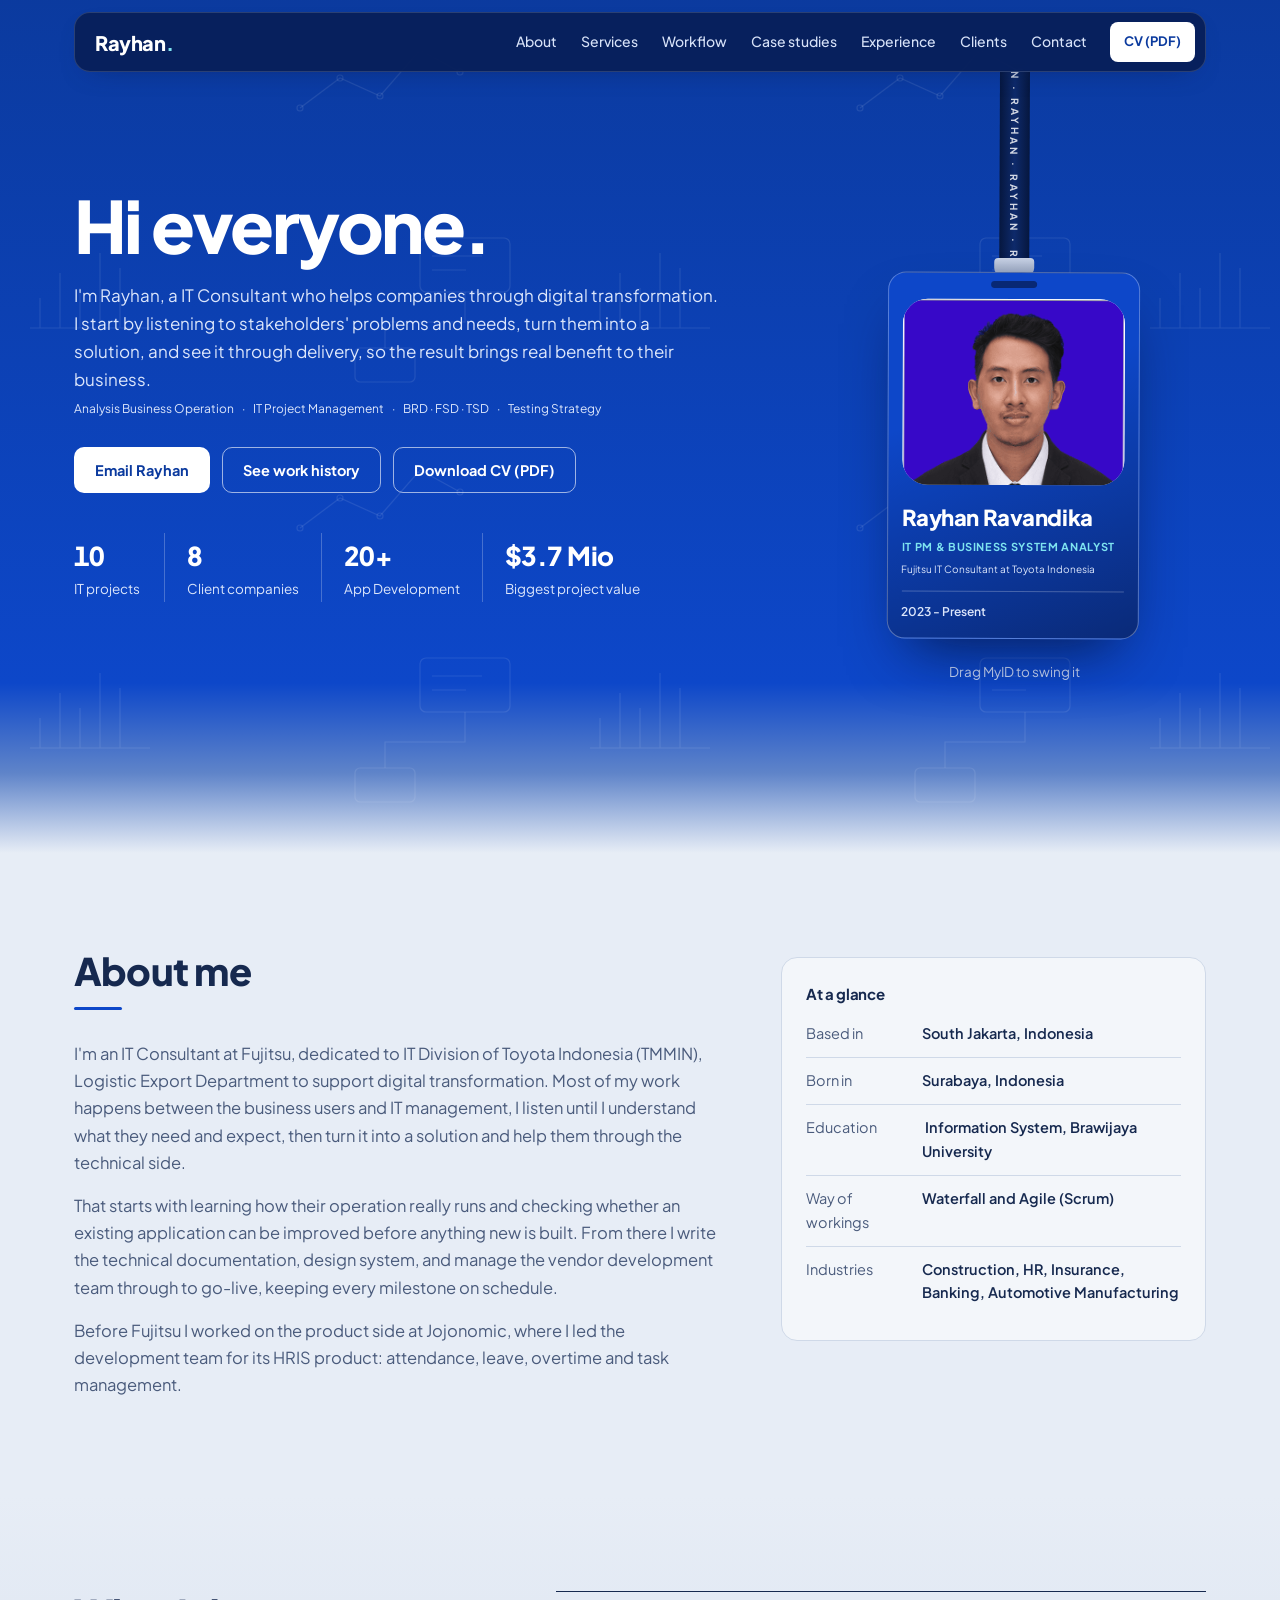
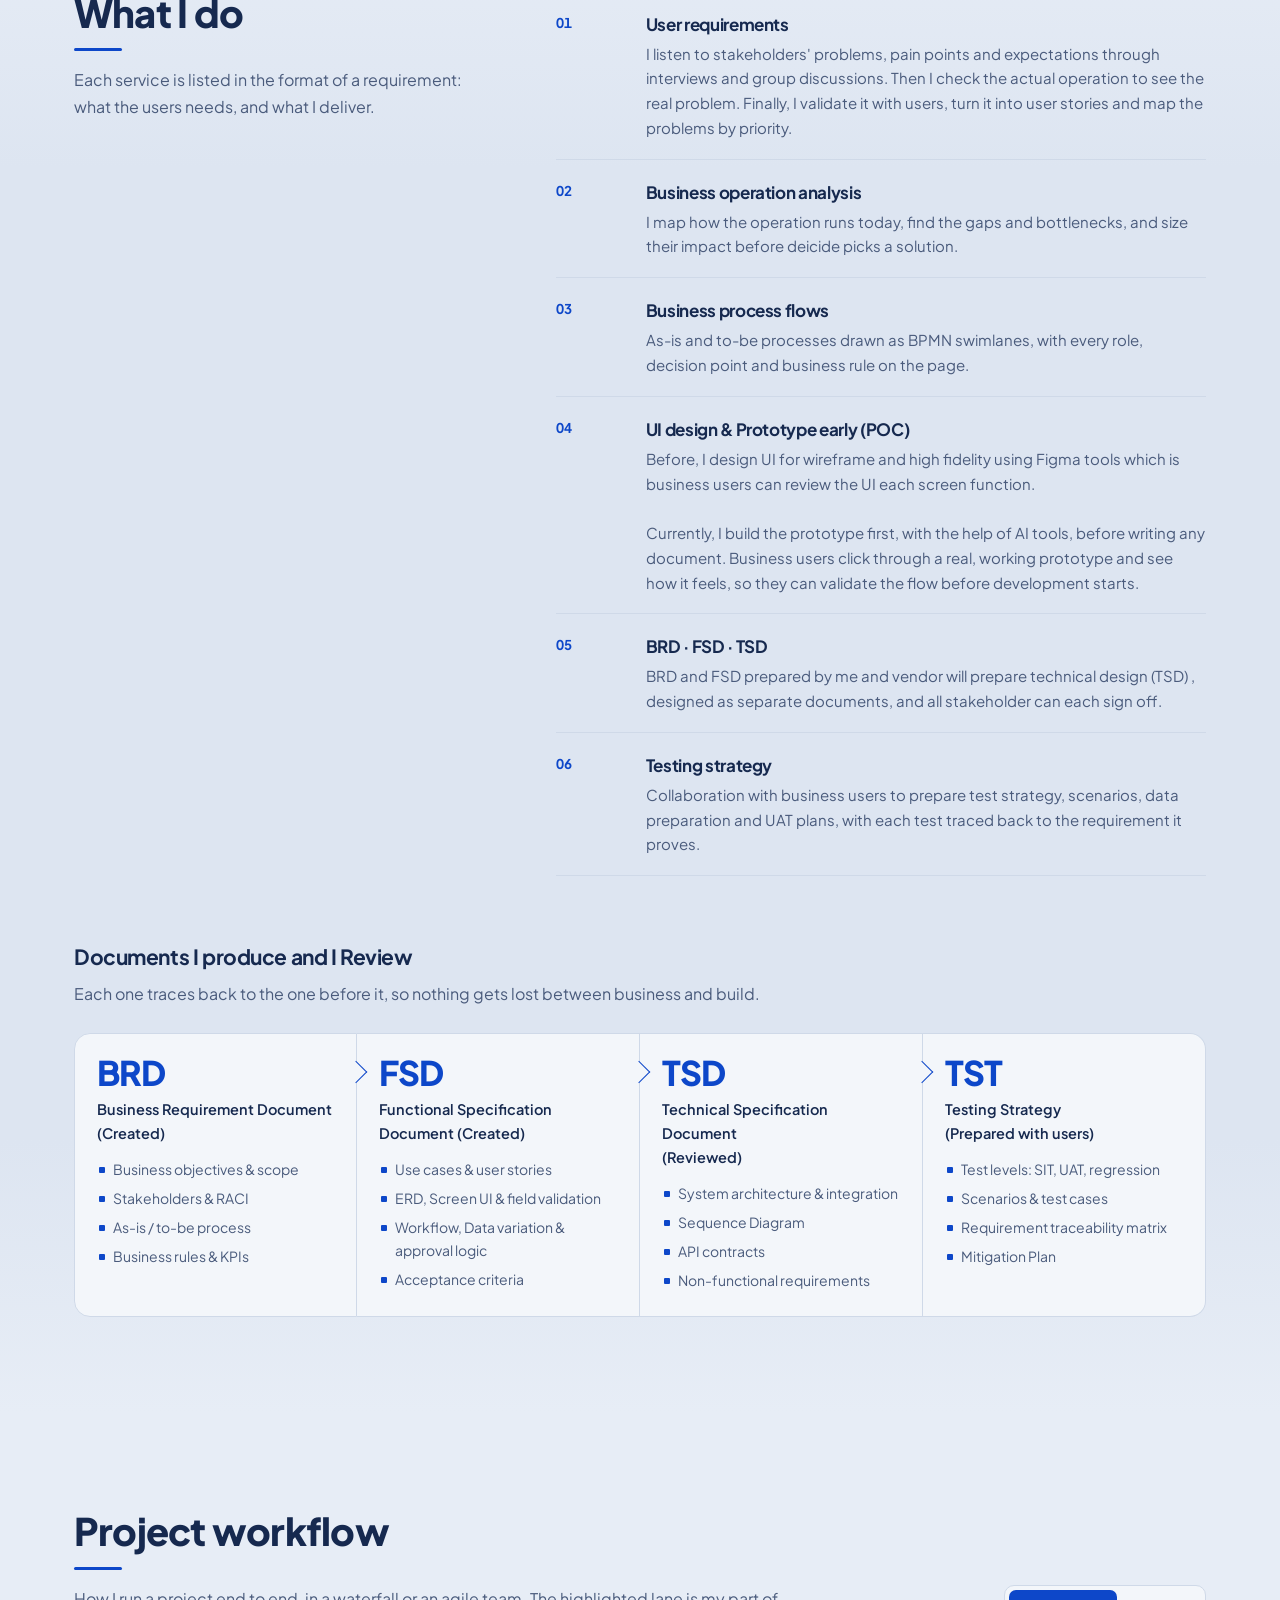
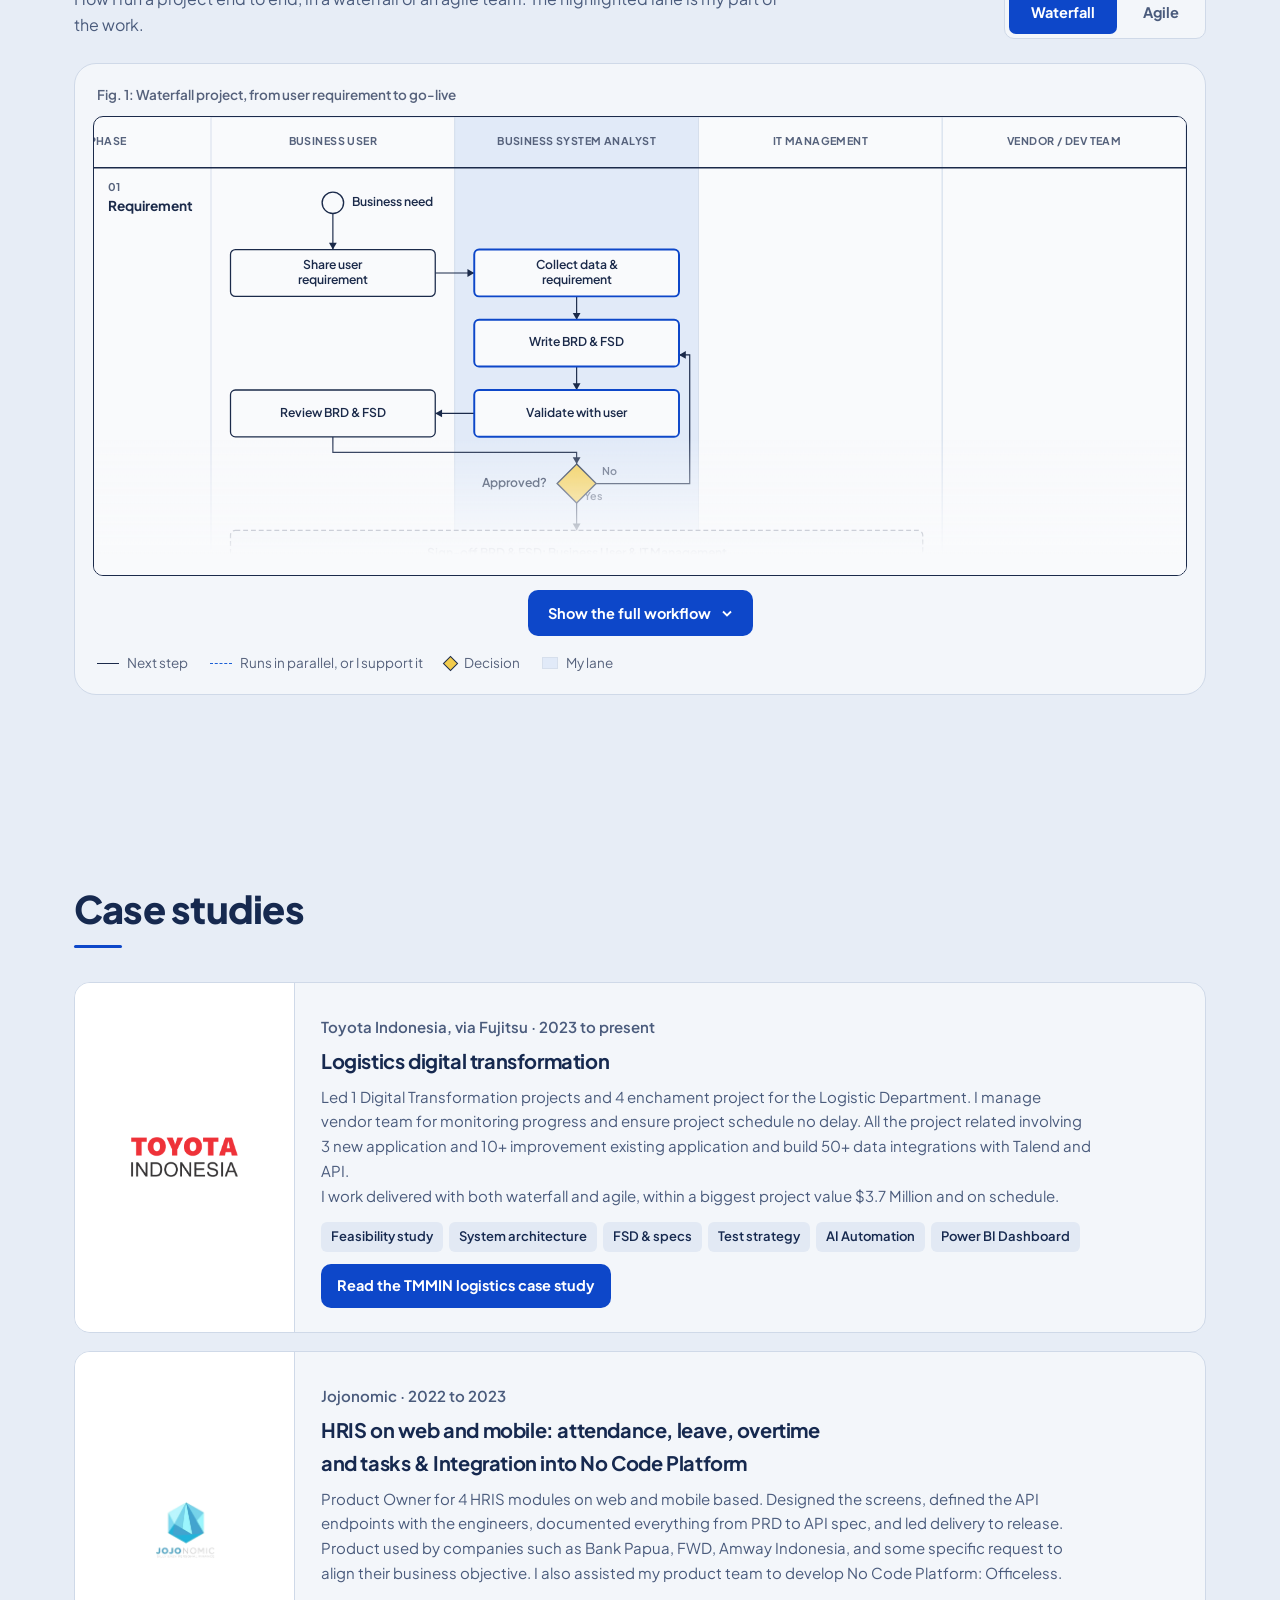
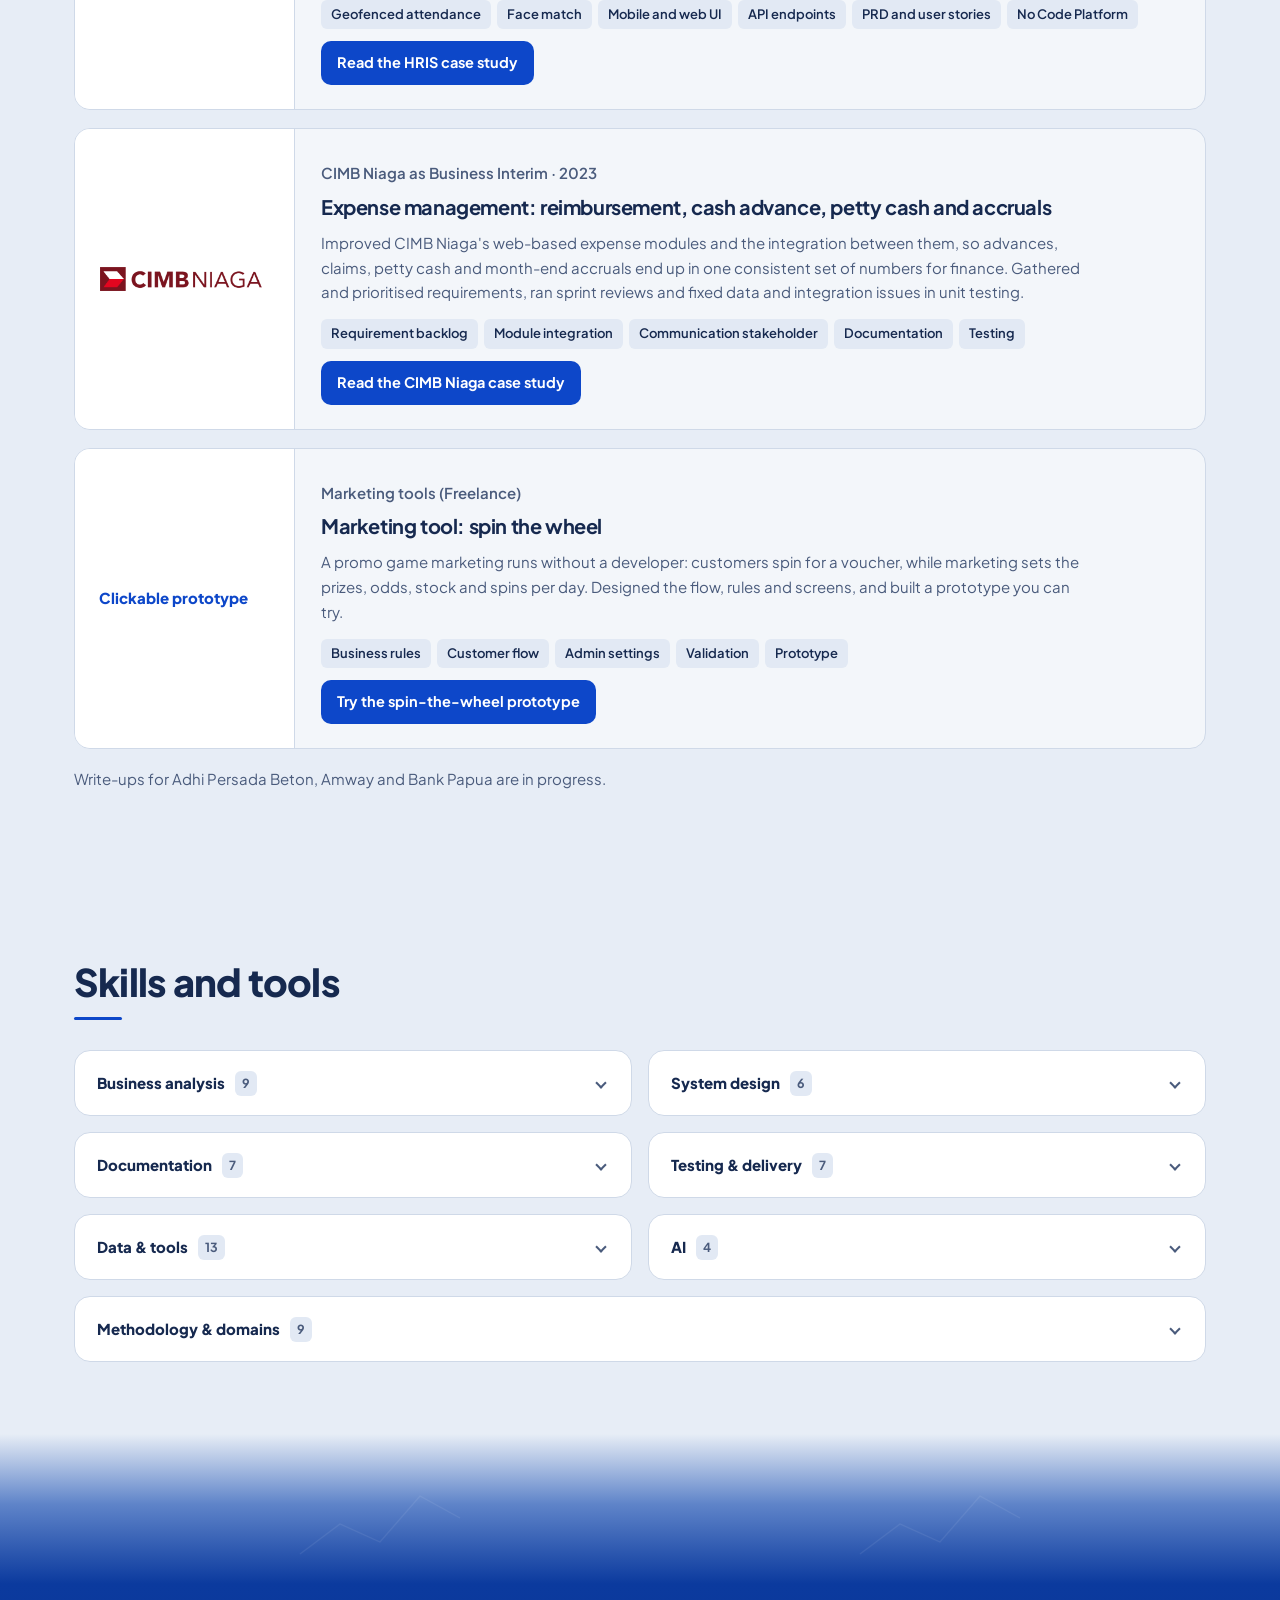
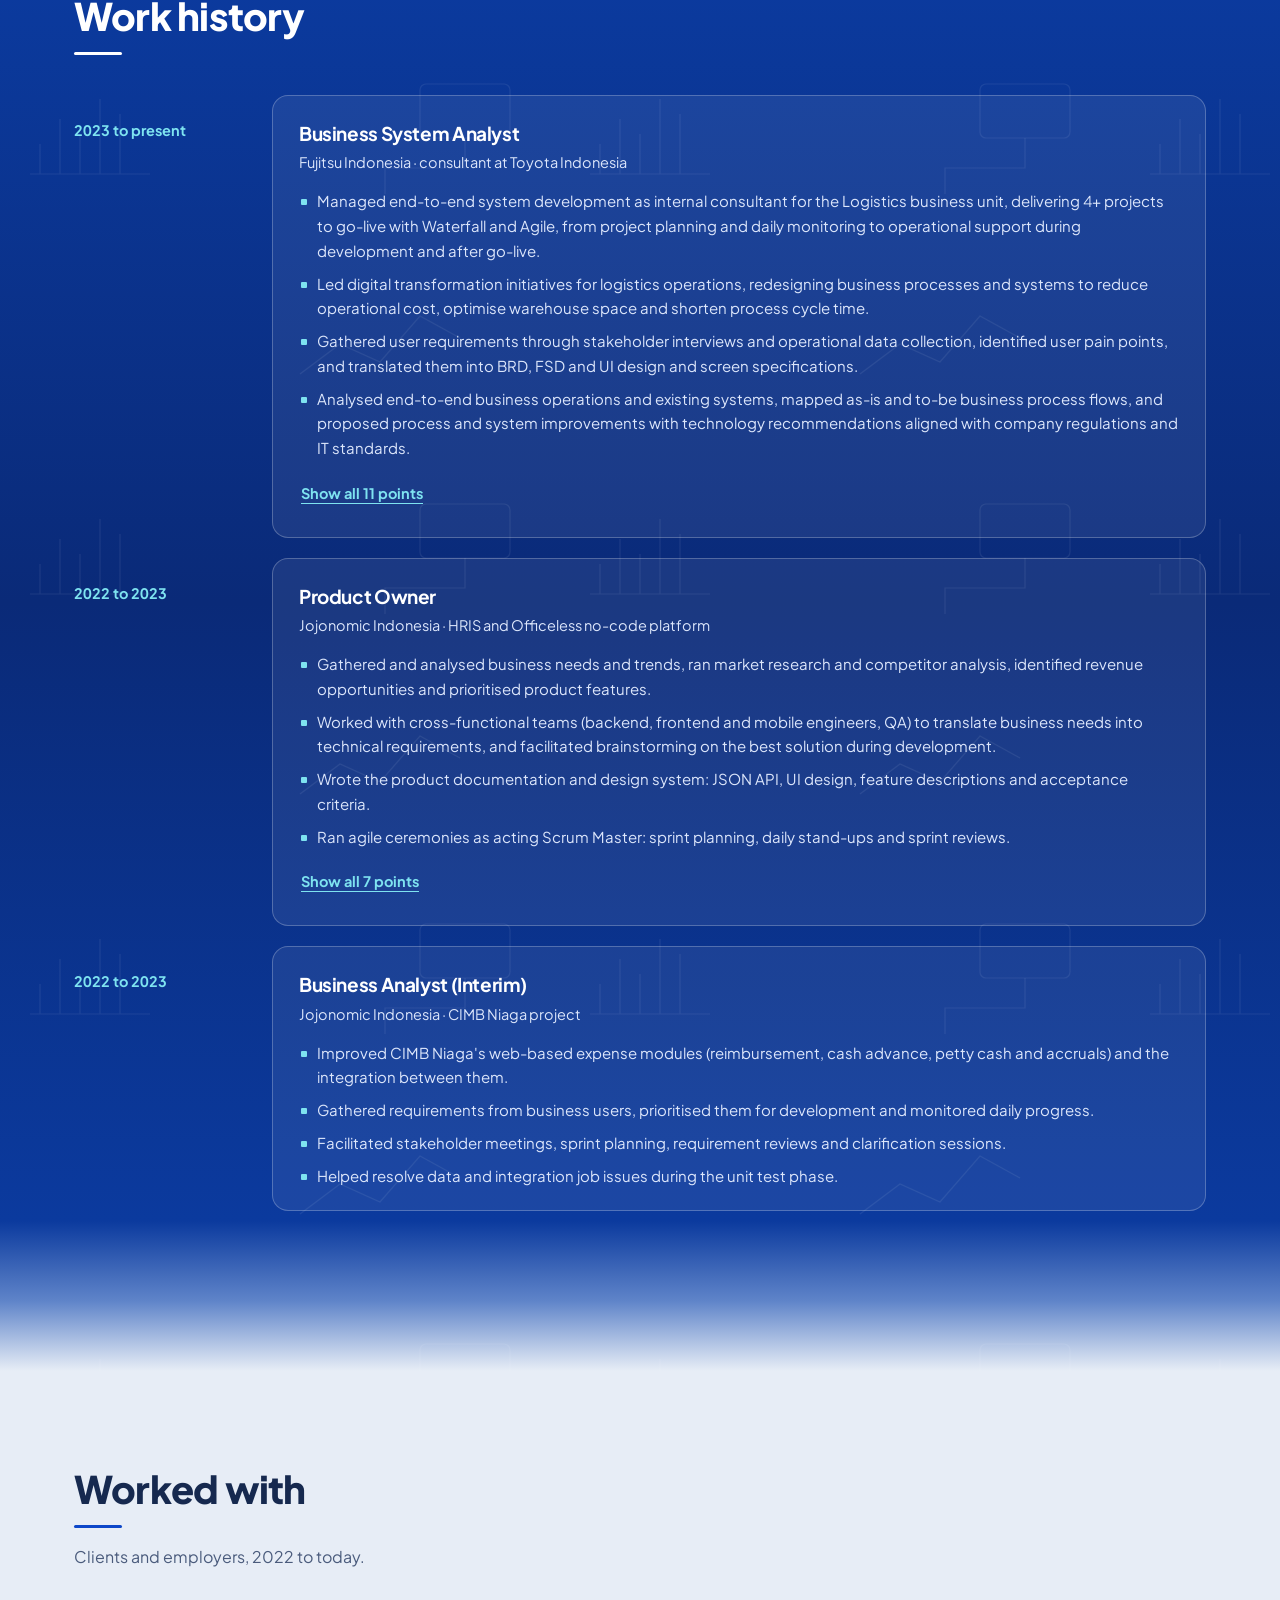
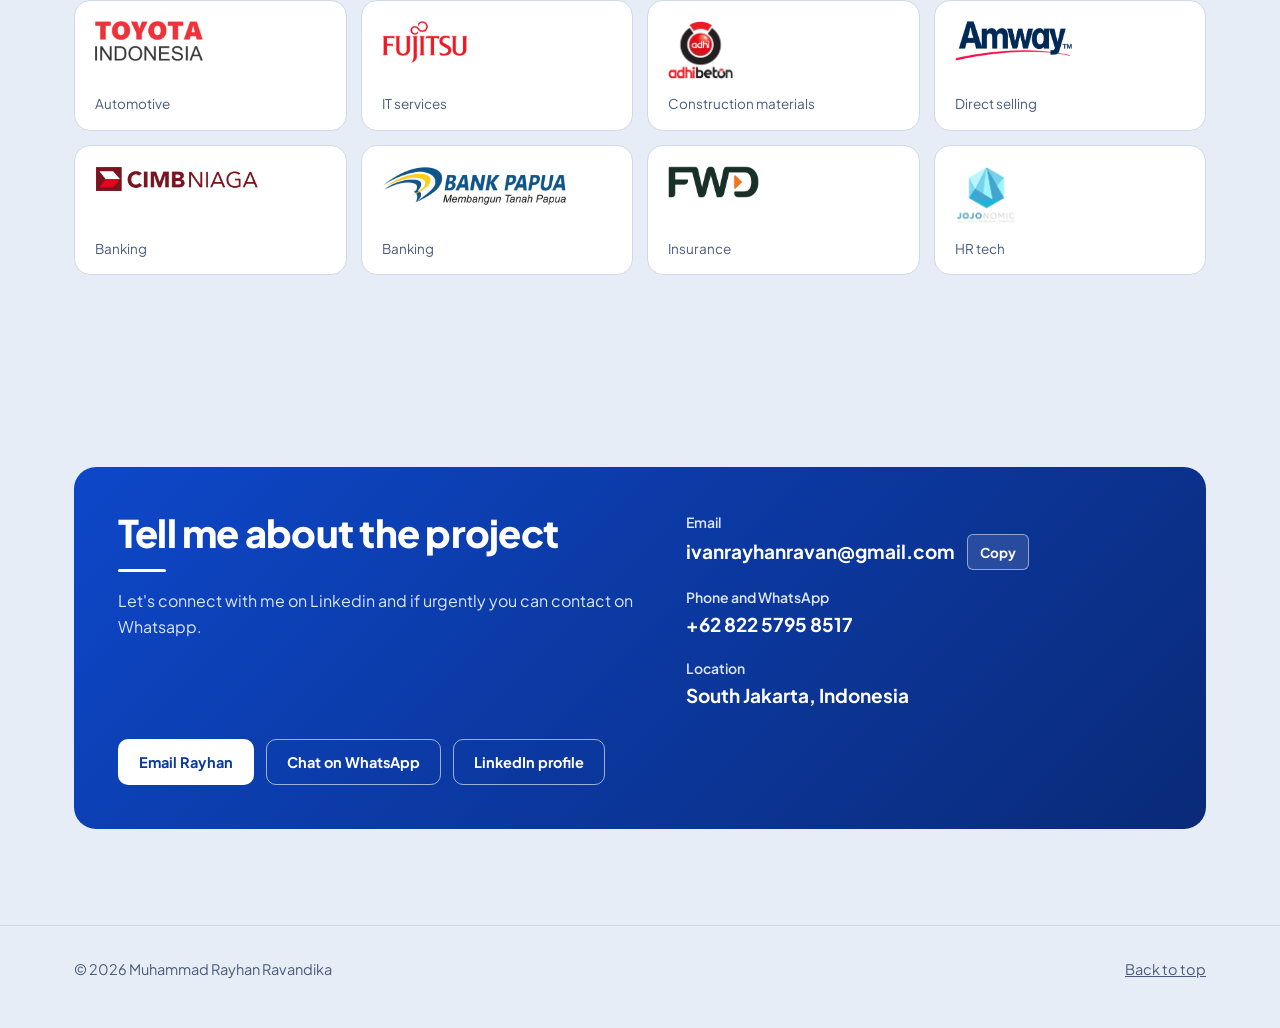
<file: index.html>
<!DOCTYPE html>
<html lang="en">
<head>
  <meta charset="UTF-8" />
  <meta name="viewport" content="width=device-width, initial-scale=1.0, viewport-fit=cover" />
  <title>Rayhan Ravandika · IT PM &amp; Business System Analyst</title>
  <meta name="description" content="Rayhan Ravandika, IT PM and Business System Analyst in South Jakarta. Requirements, BRD, FSD and TSD, business process flows, testing strategy and project delivery." />
  <meta name="theme-color" content="#0b3a9e" />
  <link rel="icon" href="data:image/svg+xml,<svg xmlns='http://www.w3.org/2000/svg' viewBox='0 0 64 64'><rect width='64' height='64' rx='14' fill='%230d47c9'/><text x='32' y='43' text-anchor='middle' font-family='Arial' font-weight='800' font-size='30' fill='white'>R.</text></svg>" />
  <link rel="preconnect" href="https://fonts.googleapis.com" />
  <link rel="preconnect" href="https://fonts.gstatic.com" crossorigin />
  <link href="https://fonts.googleapis.com/css2?family=Plus+Jakarta+Sans:wght@400;500;600;700;800&display=swap" rel="stylesheet" />
  <link rel="stylesheet" href="assets/styles.css" />
</head>
<body>
  <a class="skip" href="#about">Skip to content</a>

  <header class="nav">
    <div class="wrap nav__inner">
      <a href="#home" class="nav__logo" aria-label="Rayhan Ravandika, back to top">Rayhan<span aria-hidden="true">.</span></a>
      <nav class="nav__links" id="navLinks" aria-label="Sections">
        <a href="#about">About</a>
        <a href="#services">Services</a>
        <a href="#workflow">Workflow</a>
        <a href="#projects">Case studies</a>
        <a href="#experience">Experience</a>
        <a href="#clients">Clients</a>
        <a href="#contact">Contact</a>
      </nav>
      <a class="nav__cv" data-cv target="_blank" rel="noopener">CV (PDF)</a>
      <button class="nav__menu" id="burger" type="button" aria-expanded="false" aria-controls="navLinks">
        <svg viewBox="0 0 16 16" aria-hidden="true"><path d="M2 4h12M2 8h12M2 12h12" /></svg>
        <span id="burgerLabel">Menu</span>
      </button>
    </div>
  </header>

  <!-- Shown by main.js when data.js is missing or a render fails. -->
  <div class="app-error" id="appError" role="alert" hidden>
    <div class="wrap">
      <strong>This page couldn't load its content.</strong>
      Refresh the page. If it keeps happening, email
      <a href="mailto:ivanrayhanravan@gmail.com">ivanrayhanravan@gmail.com</a>.
    </div>
  </div>

  <noscript>
    <div class="app-error"><div class="wrap">
      <strong>This portfolio needs JavaScript to show its content.</strong>
      You can still <a href="assets/CV_Muhammad_Rayhan_Ravandika.pdf">download the CV (PDF)</a>.
    </div></div>
  </noscript>

  <main>
    <section class="hero tone-blue" id="home" aria-labelledby="heroTitle">
      <div class="wrap hero__inner">
        <div class="hero__text">
          <p class="hero__where" id="heroWhere"></p>
          <h1 id="heroTitle">Hi, I'm<br /><span class="hero__name" data-bind="name"></span></h1>
          <p class="hero__role" data-bind="role"></p>
          <p class="hero__tags" id="heroTags"></p>
          <p class="hero__lede" data-bind="tagline"></p>
          <div class="hero__actions">
            <a href="#contact" class="btn btn--light">Email Rayhan</a>
            <a href="#experience" class="btn btn--outline">See work history</a>
            <a class="btn btn--outline" data-cv target="_blank" rel="noopener">Download CV (PDF)</a>
          </div>
          <dl class="figures" id="figures"></dl>
          <p class="figures__source" data-bind="statsSource"></p>
        </div>

        <!-- Strap and clip are decoration; the card text is real content. -->
        <div class="badge-area">
          <div class="badge" id="badge">
            <div class="badge__strap" aria-hidden="true"><span>RAYHAN · RAYHAN · RAYHAN · RAYHAN</span></div>
            <div class="badge__clip" aria-hidden="true"></div>
            <div class="badge__card">
              <div class="badge__photo" id="badgePhoto" data-cms-photo></div>
              <p class="badge__name" data-bind="name"></p>
              <p class="badge__role" data-bind="role"></p>
              <p class="badge__org">Fujitsu, onsite at Toyota Indonesia</p>
              <div class="badge__foot">
                <span data-bind="badgeTag"></span>
                <span>Since 2022</span>
              </div>
            </div>
          </div>
          <p class="badge-hint" id="badgeHint">Drag the card to swing it</p>
        </div>
      </div>
    </section>

    <section class="section" id="about" aria-labelledby="aboutTitle">
      <div class="wrap about">
        <div>
          <h2 class="title" id="aboutTitle">About me</h2>
          <div class="about__text" id="aboutText"><p class="state">Loading profile…</p></div>
        </div>
        <aside class="panel about__facts" aria-labelledby="factsTitle">
          <h3 id="factsTitle">At a glance</h3>
          <dl id="facts"></dl>
        </aside>
      </div>
    </section>

    <section class="section tone-tint" id="services" aria-labelledby="servicesTitle">
      <div class="wrap services">
        <div class="services__head">
          <h2 class="title" id="servicesTitle">What I do</h2>
          <p class="intro">Each service is listed in the format of a requirement: what the user needs, and what I deliver.</p>
        </div>
        <ol class="reqs" id="reqs"><li class="state">Loading services…</li></ol>
      </div>

      <div class="wrap">
        <h3 class="subtitle">Documents I produce</h3>
        <p class="intro intro--tight">Each one traces back to the one before it, so nothing gets lost between business and build.</p>
        <ol class="chain" id="docs"><li class="state">Loading documents…</li></ol>
      </div>
    </section>

    <section class="section" id="workflow" aria-labelledby="workflowTitle">
      <div class="wrap">
        <div class="workflow__head">
          <div>
            <h2 class="title" id="workflowTitle">Project workflow</h2>
            <p class="intro">How I run a project end to end, in a waterfall or an agile team. The highlighted lane is my part of the work.</p>
          </div>
          <div class="wf-tabs" id="wf-tabs" role="tablist" aria-label="Project methodology"></div>
        </div>
        <div class="wf-card">
          <div id="wf-panels" class="is-collapsed"><p class="state">Loading workflow…</p></div>
          <div class="wf-toggle-row">
            <button type="button" class="wf-toggle" id="wf-toggle" aria-controls="wf-panels" aria-expanded="false">
              <span class="wf-toggle__open">Show the full workflow</span><span class="wf-toggle__close">Collapse workflow</span>
              <svg viewBox="0 0 12 12" aria-hidden="true"><path d="M2 4.5l4 4 4-4" /></svg>
            </button>
          </div>
          <ul class="wf-legend" aria-label="Diagram legend">
            <li><i class="lg lg--flow" aria-hidden="true"></i>Next step</li>
            <li><i class="lg lg--assoc" aria-hidden="true"></i>Runs in parallel, or I support it</li>
            <li><i class="lg lg--gw" aria-hidden="true"></i>Decision</li>
            <li><i class="lg lg--me" aria-hidden="true"></i>My lane</li>
          </ul>
        </div>
      </div>
    </section>

    <section class="section" id="projects" aria-labelledby="projectsTitle">
      <div class="wrap">
        <h2 class="title" id="projectsTitle">Case studies</h2>
        <div class="cases" id="cases"><p class="state">Loading case studies…</p></div>
        <p class="cases__pending" data-bind="projectsPending"></p>
      </div>
    </section>

    <section class="section section--short" id="skills" aria-labelledby="skillsTitle">
      <div class="wrap">
        <h2 class="title" id="skillsTitle">Skills and tools</h2>
        <div class="kit" id="kit"><p class="state">Loading skills…</p></div>
      </div>
    </section>

    <section class="section band tone-blue" id="experience" aria-labelledby="experienceTitle">
      <div class="wrap">
        <h2 class="title" id="experienceTitle">Work history</h2>
        <ol class="timeline" id="timeline"><li class="state">Loading work history…</li></ol>
      </div>
    </section>

    <section class="section" id="clients" aria-labelledby="clientsTitle">
      <div class="wrap">
        <h2 class="title" id="clientsTitle">Worked with</h2>
        <p class="intro">Clients and employers, 2022 to today.</p>
        <ul class="clients" id="clientsGrid"><li class="state">Loading clients…</li></ul>
      </div>
    </section>

    <section class="section" id="contact" aria-labelledby="contactTitle">
      <div class="wrap">
        <div class="contact tone-blue">
          <div class="contact__text">
            <h2 class="title" id="contactTitle">Tell me about the project</h2>
            <p class="intro">Need a BRD, a process redesign, or someone to take a feature from the first workshop to UAT? Send me a note.</p>
          </div>
          <dl class="contact__list">
            <div>
              <dt>Email</dt>
              <dd class="contact__email">
                <span id="emailText" data-bind="email"></span>
                <button type="button" class="copy" id="copyEmail">Copy</button>
              </dd>
            </div>
            <div><dt>Phone and WhatsApp</dt><dd data-bind="phone"></dd></div>
            <div><dt>Location</dt><dd data-bind="location"></dd></div>
          </dl>
          <p class="copy-status" id="copyStatus" role="status" aria-live="polite"></p>
          <div class="contact__actions">
            <a class="btn btn--light" data-href="mailto">Email Rayhan</a>
            <a class="btn btn--outline" data-href="whatsapp" target="_blank" rel="noopener">Chat on WhatsApp</a>
            <a class="btn btn--outline" data-href="linkedin" target="_blank" rel="noopener">LinkedIn profile</a>
            <a class="btn btn--outline" data-href="github" target="_blank" rel="noopener">GitHub</a>
          </div>
        </div>
      </div>
    </section>
  </main>

  <footer class="foot">
    <div class="wrap foot__inner">
      <span>© <span id="year"></span> <span data-bind="fullName"></span></span>
      <a href="#home">Back to top</a>
    </div>
  </footer>

  <script src="assets/data.js" defer></script>
  <script src="assets/main.js" defer></script>
  <script src="assets/workflow.js" defer></script>
  <script src="assets/edits.js" defer></script>
  <script src="assets/cms.js" defer></script>
</body>
</html>
</file>
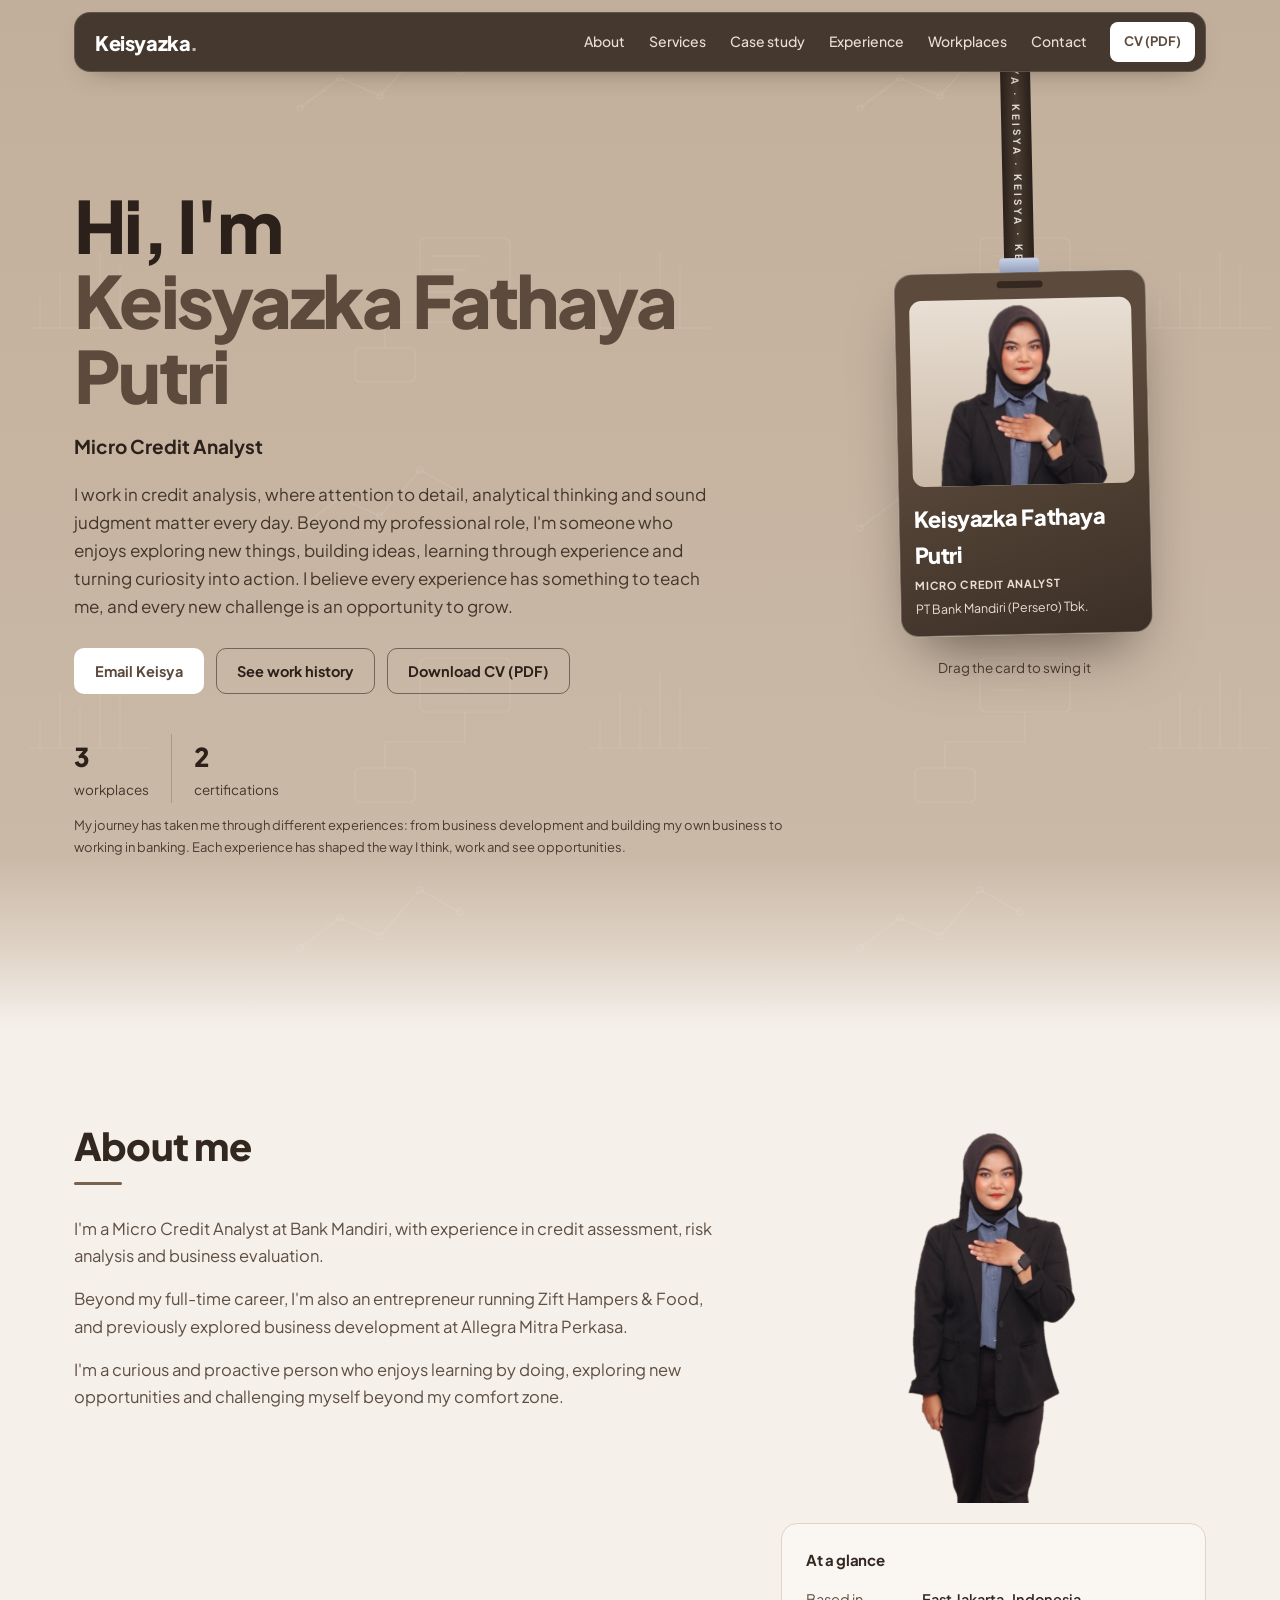
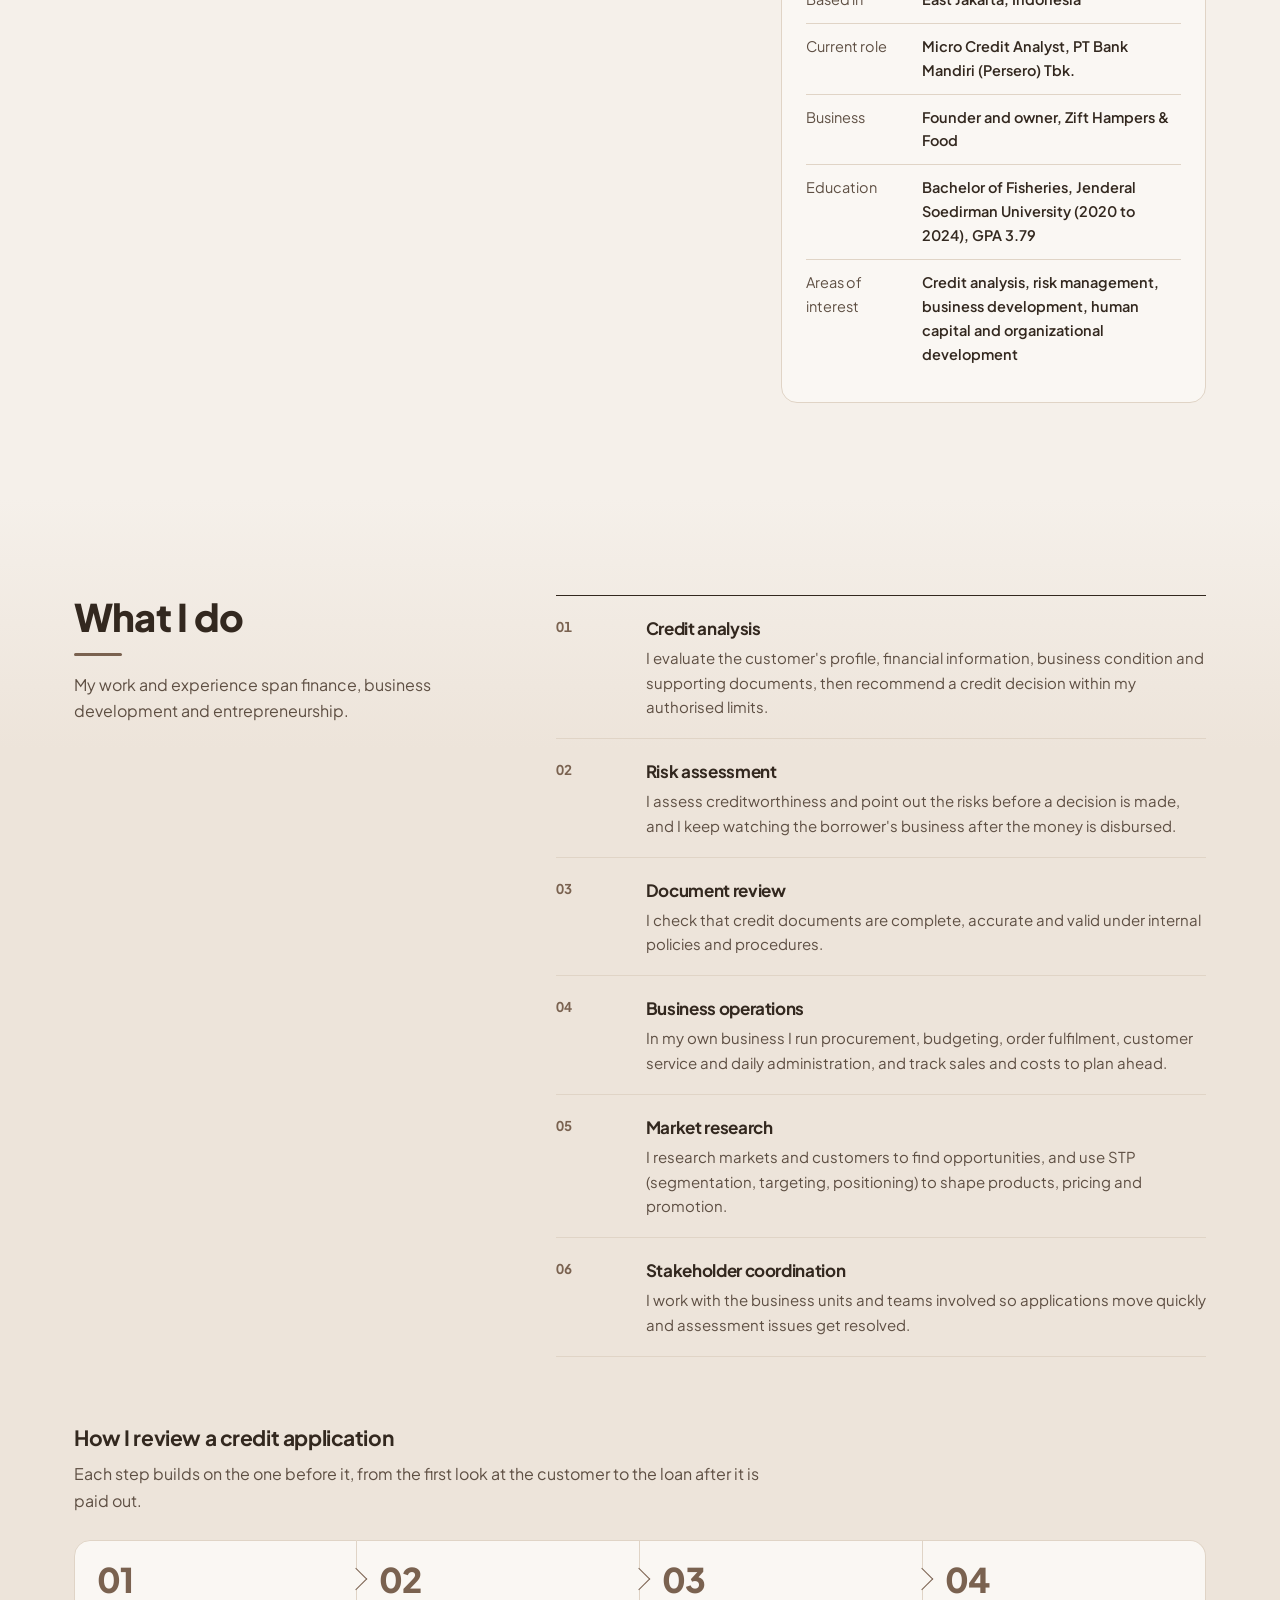
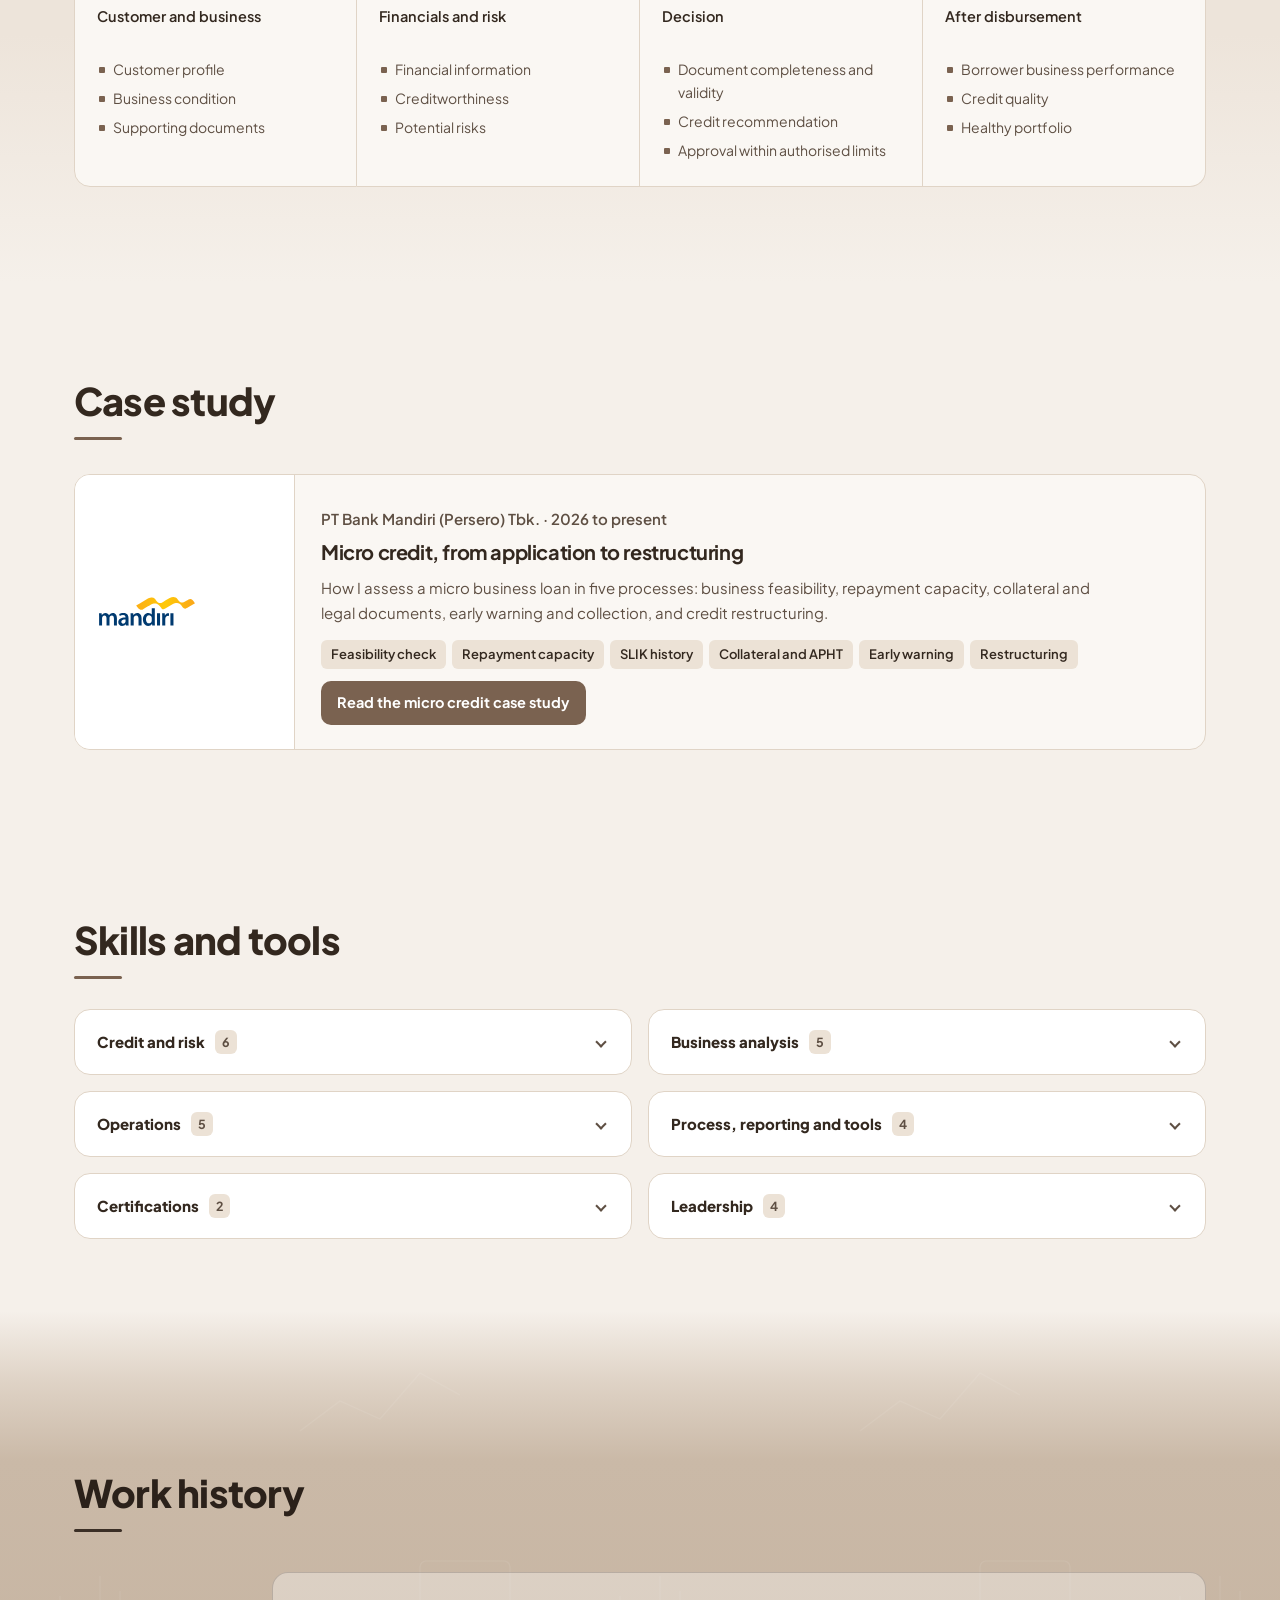
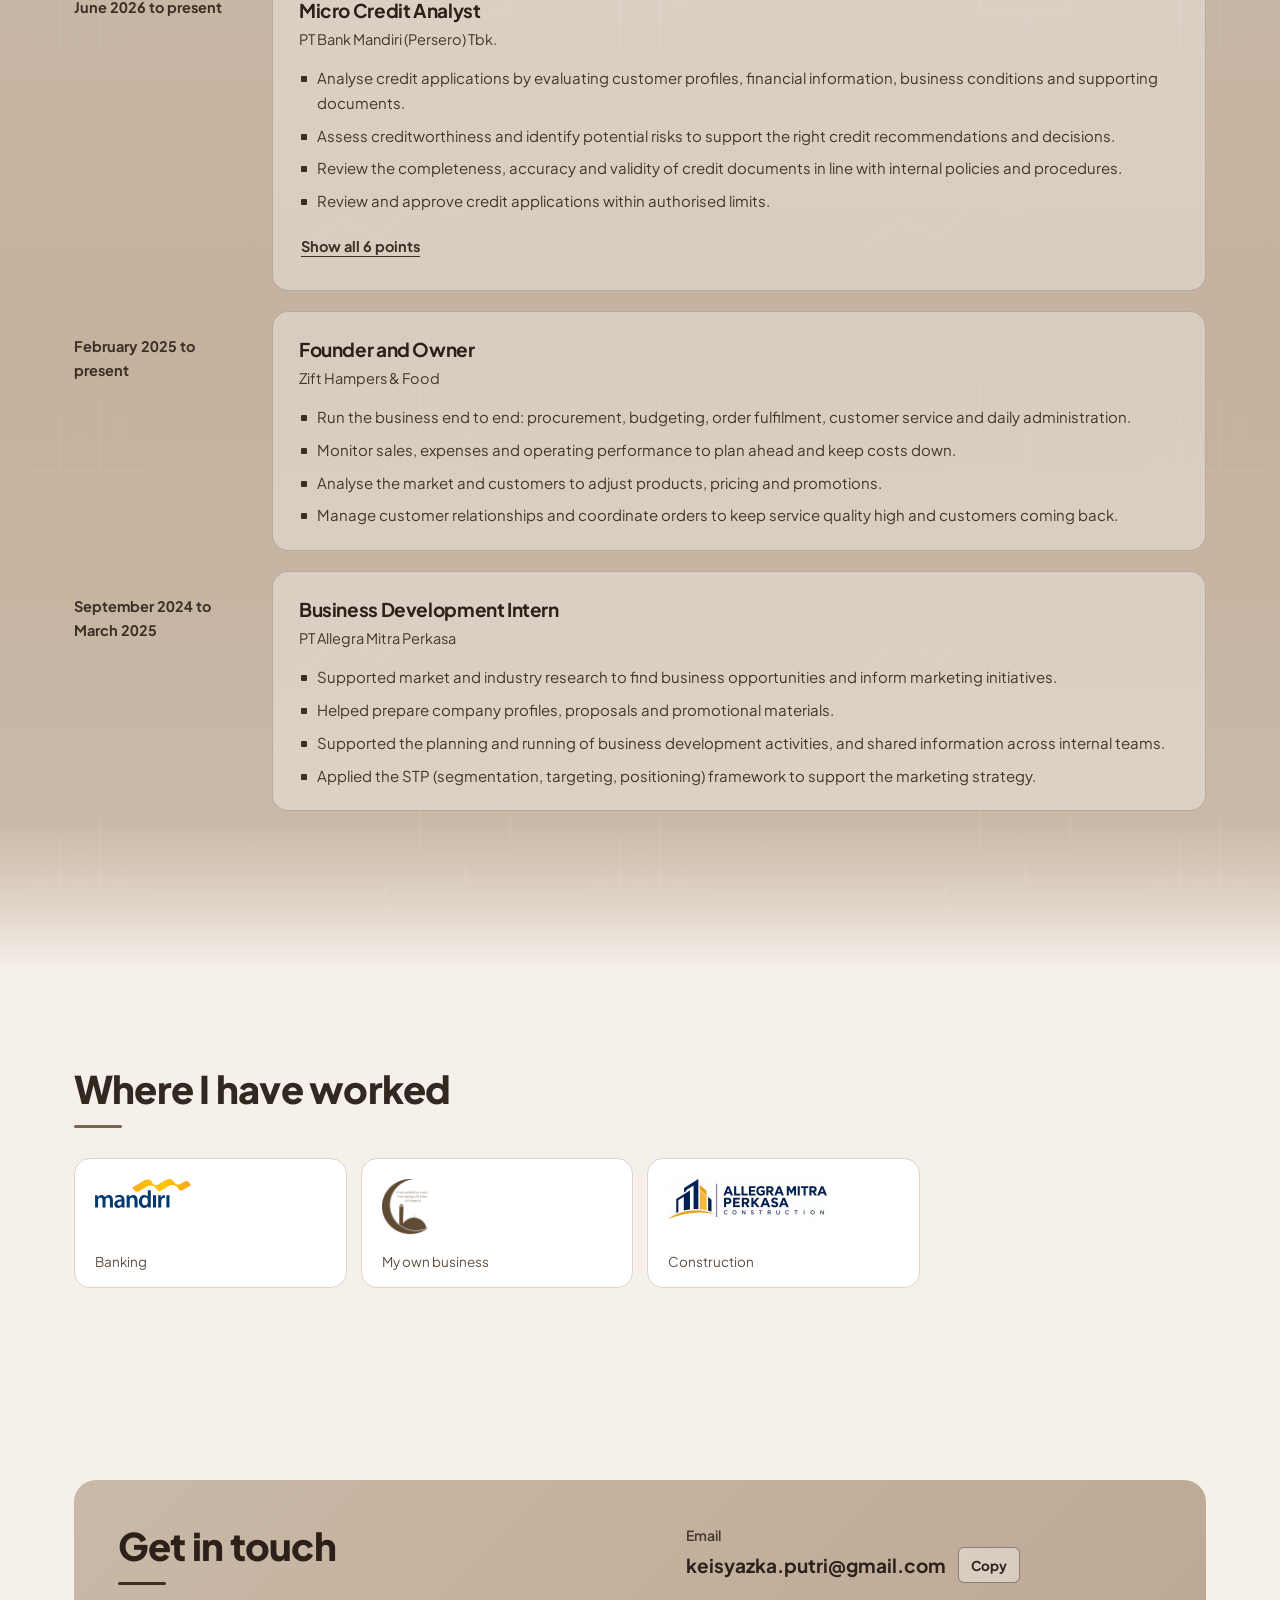
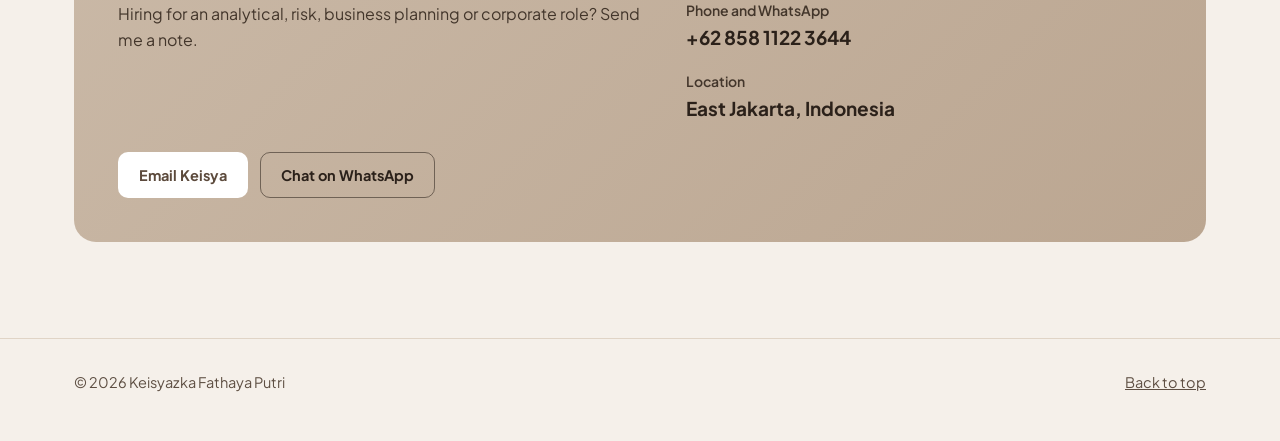
<file: keisya/index.html>
<!DOCTYPE html>
<html lang="en">
<head>
  <meta name="robots" content="noindex" />
  <meta charset="UTF-8" />
  <meta name="viewport" content="width=device-width, initial-scale=1.0, viewport-fit=cover" />
  <title>Keisyazka Fathaya Putri · Micro Credit Analyst</title>
  <meta name="description" content="Keisyazka Fathaya Putri, Micro Credit Analyst in East Jakarta. Credit and risk analysis, document review, business operations and market research." />
  <meta name="theme-color" content="#cab9a7" />
  <link rel="icon" href="data:image/svg+xml,<svg xmlns='http://www.w3.org/2000/svg' viewBox='0 0 64 64'><rect width='64' height='64' rx='14' fill='%237a6250'/><text x='32' y='43' text-anchor='middle' font-family='Arial' font-weight='800' font-size='30' fill='white'>K.</text></svg>" />
  <link rel="preconnect" href="https://fonts.googleapis.com" />
  <link rel="preconnect" href="https://fonts.gstatic.com" crossorigin />
  <link href="https://fonts.googleapis.com/css2?family=Plus+Jakarta+Sans:wght@400;500;600;700;800&display=swap" rel="stylesheet" />
  <link rel="stylesheet" href="assets/styles.css" />
</head>
<body>
  <a class="skip" href="#about">Skip to content</a>

  <header class="nav">
    <div class="wrap nav__inner">
      <a href="#home" class="nav__logo" aria-label="Keisyazka Fathaya Putri, back to top">Keisyazka<span aria-hidden="true">.</span></a>
      <nav class="nav__links" id="navLinks" aria-label="Sections">
        <a href="#about">About</a>
        <a href="#services">Services</a>
        <a href="#projects">Case study</a>
        <a href="#experience">Experience</a>
        <a href="#clients">Workplaces</a>
        <a href="#contact">Contact</a>
      </nav>
      <a class="nav__cv" data-cv target="_blank" rel="noopener">CV (PDF)</a>
      <button class="nav__menu" id="burger" type="button" aria-expanded="false" aria-controls="navLinks">
        <svg viewBox="0 0 16 16" aria-hidden="true"><path d="M2 4h12M2 8h12M2 12h12" /></svg>
        <span id="burgerLabel">Menu</span>
      </button>
    </div>
  </header>

  <!-- Shown by main.js when data.js is missing or a render fails. -->
  <div class="app-error" id="appError" role="alert" hidden>
    <div class="wrap">
      <strong>This page couldn't load its content.</strong>
      Refresh the page. If it keeps happening, email
      <a href="mailto:keisyazka.putri@gmail.com">keisyazka.putri@gmail.com</a>.
    </div>
  </div>

  <noscript>
    <div class="app-error"><div class="wrap">
      <strong>This portfolio needs JavaScript to show its content.</strong>
      You can still <a href="assets/CV_Keisyazka_Fathaya_Putri.pdf">download the CV (PDF)</a>.
    </div></div>
  </noscript>

  <main>
    <section class="hero tone-blue" id="home" aria-labelledby="heroTitle">
      <div class="wrap hero__inner">
        <div class="hero__text">
          <h1 id="heroTitle">Hi, I'm<br /><span class="hero__name" data-bind="name"></span></h1>
          <p class="hero__role" data-bind="role"></p>
          <p class="hero__lede" data-bind="tagline"></p>
          <div class="hero__actions">
            <a href="#contact" class="btn btn--light">Email Keisya</a>
            <a href="#experience" class="btn btn--outline">See work history</a>
            <a class="btn btn--outline" data-cv target="_blank" rel="noopener">Download CV (PDF)</a>
          </div>
          <dl class="figures" id="figures"></dl>
          <p class="figures__source" data-bind="statsSource"></p>
        </div>

        <!-- Strap and clip are decoration; the card text is real content. -->
        <div class="badge-area">
          <div class="badge" id="badge">
            <div class="badge__strap" aria-hidden="true"><span>KEISYA · KEISYA · KEISYA · KEISYA</span></div>
            <div class="badge__clip" aria-hidden="true"></div>
            <div class="badge__card">
              <div class="badge__photo" id="badgePhoto" data-cms-photo></div>
              <p class="badge__name" data-bind="name"></p>
              <p class="badge__role" data-bind="role"></p>
              <p class="badge__org">PT Bank Mandiri (Persero) Tbk.</p>
            </div>
          </div>
          <p class="badge-hint" id="badgeHint">Drag the card to swing it</p>
        </div>
      </div>
    </section>

    <section class="section" id="about" aria-labelledby="aboutTitle">
      <div class="wrap about">
        <div>
          <h2 class="title" id="aboutTitle">About me</h2>
          <div class="about__text" id="aboutText"><p class="state">Loading profile…</p></div>
        </div>
        <div class="about__side">
          <img class="about__portrait" src="assets/portrait.png" alt="Keisyazka Fathaya Putri in a black blazer" width="560" height="499" loading="lazy" />
          <aside class="panel about__facts" aria-labelledby="factsTitle">
            <h3 id="factsTitle">At a glance</h3>
            <dl id="facts"></dl>
          </aside>
        </div>
      </div>
    </section>

    <section class="section tone-tint" id="services" aria-labelledby="servicesTitle">
      <div class="wrap services">
        <div class="services__head">
          <h2 class="title" id="servicesTitle">What I do</h2>
          <p class="intro">My work and experience span finance, business development and entrepreneurship.</p>
        </div>
        <ol class="reqs" id="reqs"><li class="state">Loading services…</li></ol>
      </div>

      <div class="wrap">
        <h3 class="subtitle">How I review a credit application</h3>
        <p class="intro intro--tight">Each step builds on the one before it, from the first look at the customer to the loan after it is paid out.</p>
        <ol class="chain" id="docs"><li class="state">Loading steps…</li></ol>
      </div>
    </section>



    <section class="section" id="projects" aria-labelledby="projectsTitle">
      <div class="wrap">
        <h2 class="title" id="projectsTitle">Case study</h2>
        <div class="cases" id="cases"><p class="state">Loading case study…</p></div>
      </div>
    </section>
    <section class="section section--short" id="skills" aria-labelledby="skillsTitle">
      <div class="wrap">
        <h2 class="title" id="skillsTitle">Skills and tools</h2>
        <div class="kit" id="kit"><p class="state">Loading skills…</p></div>
      </div>
    </section>

    <section class="section band tone-blue" id="experience" aria-labelledby="experienceTitle">
      <div class="wrap">
        <h2 class="title" id="experienceTitle">Work history</h2>
        <ol class="timeline" id="timeline"><li class="state">Loading work history…</li></ol>
      </div>
    </section>

    <section class="section" id="clients" aria-labelledby="clientsTitle">
      <div class="wrap">
        <h2 class="title" id="clientsTitle">Where I have worked</h2>
        <ul class="clients" id="clientsGrid"><li class="state">Loading clients…</li></ul>
      </div>
    </section>

    <section class="section" id="contact" aria-labelledby="contactTitle">
      <div class="wrap">
        <div class="contact tone-blue">
          <div class="contact__text">
            <h2 class="title" id="contactTitle">Get in touch</h2>
            <p class="intro">Hiring for an analytical, risk, business planning or corporate role? Send me a note.</p>
          </div>
          <dl class="contact__list">
            <div>
              <dt>Email</dt>
              <dd class="contact__email">
                <span id="emailText" data-bind="email"></span>
                <button type="button" class="copy" id="copyEmail">Copy</button>
              </dd>
            </div>
            <div><dt>Phone and WhatsApp</dt><dd data-bind="phone"></dd></div>
            <div><dt>Location</dt><dd data-bind="location"></dd></div>
          </dl>
          <p class="copy-status" id="copyStatus" role="status" aria-live="polite"></p>
          <div class="contact__actions">
            <a class="btn btn--light" data-href="mailto">Email Keisya</a>
            <a class="btn btn--outline" data-href="whatsapp" target="_blank" rel="noopener">Chat on WhatsApp</a>
            <a class="btn btn--outline" data-href="linkedin" target="_blank" rel="noopener">LinkedIn profile</a>
            <a class="btn btn--outline" data-href="github" target="_blank" rel="noopener">GitHub</a>
          </div>
        </div>
      </div>
    </section>
  </main>

  <footer class="foot">
    <div class="wrap foot__inner">
      <span>© <span id="year"></span> <span data-bind="fullName"></span></span>
      <a href="#home">Back to top</a>
    </div>
  </footer>

  <script src="assets/data.js" defer></script>
  <script src="assets/main.js" defer></script>
  <script src="assets/edits.js" defer></script>
  <script src="assets/cms.js" defer></script>
</body>
</html>
</file>
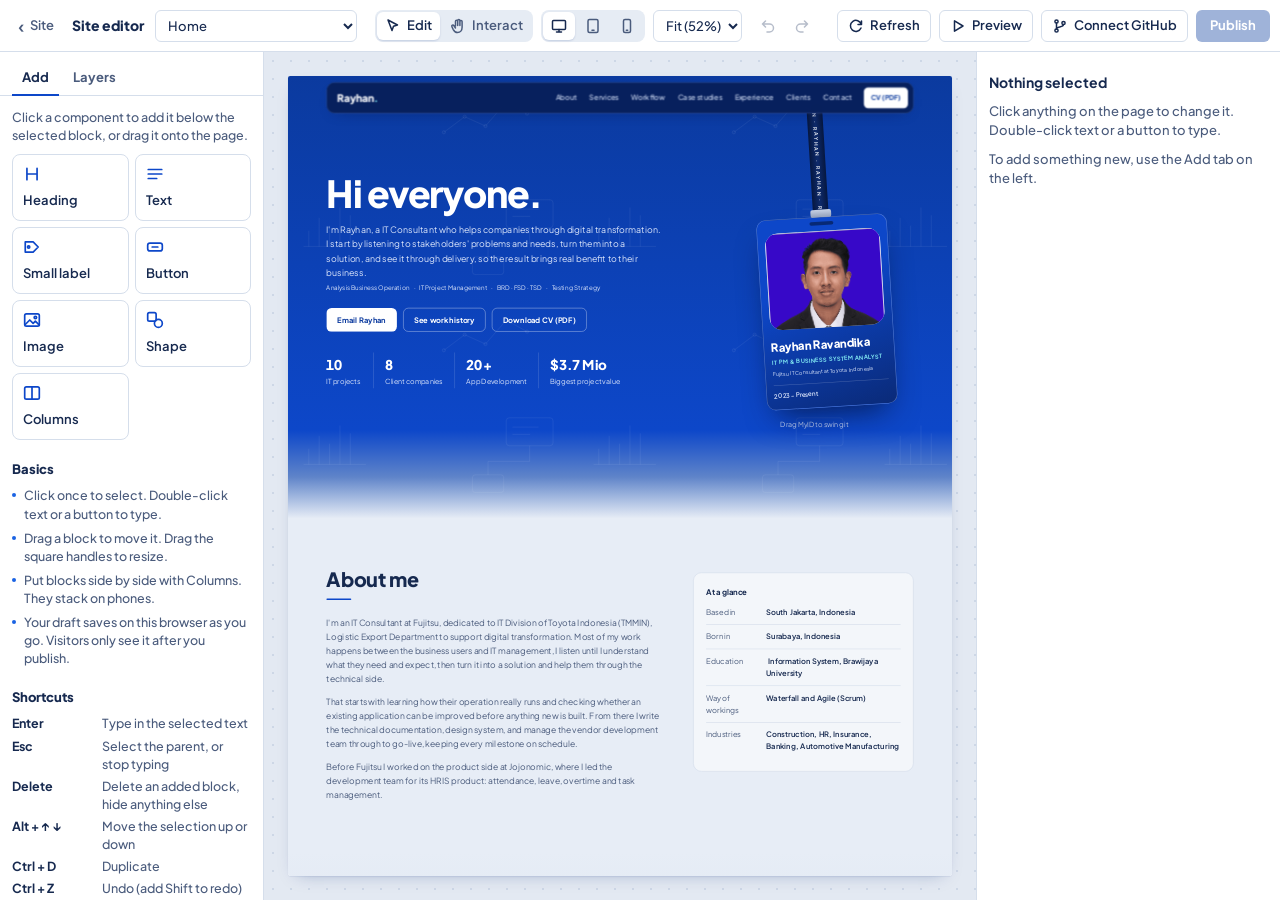
<file: admin.html>
<!DOCTYPE html>
<html lang="en">
<head>
  <meta charset="UTF-8" />
  <meta name="viewport" content="width=device-width, initial-scale=1.0" />
  <meta name="robots" content="noindex, nofollow" />
  <title>Site editor · Rayhan Ravandika</title>
  <link rel="icon" href="data:image/svg+xml,<svg xmlns='http://www.w3.org/2000/svg' viewBox='0 0 64 64'><rect width='64' height='64' rx='14' fill='%230a2a78'/><text x='32' y='43' text-anchor='middle' font-family='Arial' font-weight='800' font-size='30' fill='white'>R.</text></svg>" />
  <link rel="preconnect" href="https://fonts.googleapis.com" />
  <link rel="preconnect" href="https://fonts.gstatic.com" crossorigin />
  <link href="https://fonts.googleapis.com/css2?family=Plus+Jakarta+Sans:wght@400;500;600;700;800&display=swap" rel="stylesheet" />
  <link rel="stylesheet" href="assets/admin.css" />
</head>
<body>
  <svg width="0" height="0" class="sprite" aria-hidden="true" focusable="false">
    <symbol id="i-heading" viewBox="0 0 16 16"><path d="M3.5 3v10M12.5 3v10M3.5 8h9" /></symbol>
    <symbol id="i-text" viewBox="0 0 16 16"><path d="M2 4h12M2 8h12M2 12h7.5" /></symbol>
    <symbol id="i-label" viewBox="0 0 16 16"><path d="M2 3.5h7l4.5 4.5L9 12.5H2z" /><circle cx="5" cy="8" r="1" /></symbol>
    <symbol id="i-button" viewBox="0 0 16 16"><rect x="1.5" y="4.5" width="13" height="7" rx="2" /><path d="M5.5 8h5" /></symbol>
    <symbol id="i-image" viewBox="0 0 16 16"><rect x="1.5" y="2.5" width="13" height="11" rx="1.5" /><path d="M2 12l4-4 3 3 2-2 3.5 3.5" /><circle cx="11" cy="5.8" r="1.1" /></symbol>
    <symbol id="i-shape" viewBox="0 0 16 16"><rect x="1.5" y="1.5" width="7.5" height="7.5" rx="1.5" /><circle cx="11" cy="11" r="3.5" /></symbol>
    <symbol id="i-columns" viewBox="0 0 16 16"><rect x="1.5" y="2.5" width="13" height="11" rx="1.5" /><path d="M8 2.5v11" /></symbol>
    <symbol id="i-photo" viewBox="0 0 16 16"><rect x="2.5" y="1.5" width="11" height="13" rx="2" /><circle cx="8" cy="6.5" r="2.2" /><path d="M4.5 12.5c.7-1.8 2-2.6 3.5-2.6s2.8.8 3.5 2.6" /></symbol>
    <symbol id="i-link" viewBox="0 0 16 16"><path d="M6.5 9.5l3-3M7 4.5l1.2-1.2a2.8 2.8 0 0 1 4 4L11 8.5M9 11.5l-1.2 1.2a2.8 2.8 0 0 1-4-4L5 7.5" /></symbol>
    <symbol id="i-box" viewBox="0 0 16 16"><rect x="1.5" y="1.5" width="13" height="13" rx="2" stroke-dasharray="2.5 2" /></symbol>
    <symbol id="i-undo" viewBox="0 0 16 16"><path d="M5.5 3L2.5 6l3 3M2.5 6h7a4 4 0 0 1 0 8H7" /></symbol>
    <symbol id="i-redo" viewBox="0 0 16 16"><path d="M10.5 3l3 3-3 3M13.5 6h-7a4 4 0 0 0 0 8H9" /></symbol>
    <symbol id="i-desktop" viewBox="0 0 16 16"><rect x="1.5" y="2.5" width="13" height="9" rx="1" /><path d="M5.5 14h5M8 11.5V14" /></symbol>
    <symbol id="i-tablet" viewBox="0 0 16 16"><rect x="3" y="1.5" width="10" height="13" rx="1.5" /><path d="M7 12.3h2" /></symbol>
    <symbol id="i-phone" viewBox="0 0 16 16"><rect x="4.5" y="1.5" width="7" height="13" rx="1.5" /><path d="M7.3 12.3h1.4" /></symbol>
    <symbol id="i-eye" viewBox="0 0 16 16"><path d="M1.5 8S4 3.5 8 3.5 14.5 8 14.5 8 12 12.5 8 12.5 1.5 8 1.5 8z" /><circle cx="8" cy="8" r="2" /></symbol>
    <symbol id="i-eye-off" viewBox="0 0 16 16"><path d="M1.5 8S4 3.5 8 3.5 14.5 8 14.5 8 12 12.5 8 12.5 1.5 8 1.5 8z" /><path d="M2.5 2.5l11 11" /></symbol>
    <symbol id="i-trash" viewBox="0 0 16 16"><path d="M2.5 4.5h11M6 4.5V2.8h4v1.7M4 4.5l.8 9h6.4l.8-9" /></symbol>
    <symbol id="i-up" viewBox="0 0 16 16"><path d="M8 13V3M4 7l4-4 4 4" /></symbol>
    <symbol id="i-down" viewBox="0 0 16 16"><path d="M8 3v10M4 9l4 4 4-4" /></symbol>
    <symbol id="i-copy" viewBox="0 0 16 16"><rect x="5.5" y="5.5" width="8.5" height="8.5" rx="1.5" /><path d="M10.5 5.5V3.5A1.5 1.5 0 0 0 9 2H3.5A1.5 1.5 0 0 0 2 3.5V9a1.5 1.5 0 0 0 1.5 1.5h2" /></symbol>
    <symbol id="i-reset" viewBox="0 0 16 16"><path d="M2.5 3v3.5H6M2.8 6.3A5.5 5.5 0 1 1 3 10" /></symbol>
    <symbol id="i-upload" viewBox="0 0 16 16"><path d="M8 10.5V2.5M4.5 6L8 2.5 11.5 6M2.5 10.5v3h11v-3" /></symbol>
    <symbol id="i-branch" viewBox="0 0 16 16"><circle cx="4.5" cy="3.5" r="1.6" /><circle cx="4.5" cy="12.5" r="1.6" /><circle cx="11.5" cy="5" r="1.6" /><path d="M4.5 5.1v5.8M11.5 6.6c0 3.2-7 1.6-7 4.3" /></symbol>
    <symbol id="i-play" viewBox="0 0 16 16"><path d="M4.5 2.8v10.4L13 8z" /></symbol>
    <symbol id="i-refresh" viewBox="0 0 16 16"><path d="M13.5 3v3.5H10M13.2 6.3A5.5 5.5 0 1 0 13 10" /></symbol>
    <symbol id="i-cursor" viewBox="0 0 16 16"><path d="M3 2l9.5 5-4 1.2L7 12.5z" /></symbol>
    <symbol id="i-hand" viewBox="0 0 16 16"><path d="M5.5 8V3.3a1.1 1.1 0 0 1 2.2 0V7.5M7.7 7V2.6a1.1 1.1 0 0 1 2.2 0V7.5M9.9 7.2V3.6a1.1 1.1 0 0 1 2.2 0v5.6c0 3-1.8 5.3-4.6 5.3-2.2 0-3.4-1.3-4.4-3.2L1.9 8.6a1.1 1.1 0 0 1 1.9-1.1L5.5 10" /></symbol>
    <symbol id="i-external" viewBox="0 0 16 16"><path d="M9.5 2.5h4v4M13.5 2.5L7.5 8.5M11.5 9.5v4h-9v-9h4" /></symbol>
    <symbol id="i-check" viewBox="0 0 16 16"><path d="M3 8.5l3.2 3.2L13 5" /></symbol>
    <symbol id="i-alert" viewBox="0 0 16 16"><path d="M8 2L1.5 13.5h13z" /><path d="M8 6.5v3M8 11.6v.1" /></symbol>
    <symbol id="i-left" viewBox="0 0 16 16"><path d="M2.5 4h11M2.5 8h7M2.5 12h9" /></symbol>
    <symbol id="i-center" viewBox="0 0 16 16"><path d="M2.5 4h11M4.5 8h7M3.5 12h9" /></symbol>
    <symbol id="i-right" viewBox="0 0 16 16"><path d="M2.5 4h11M6.5 8h7M4.5 12h9" /></symbol>
  </svg>

  <header class="bar">
    <div class="bar__group">
      <a class="bar__back" href="index.html">Site</a>
      <h1 class="bar__title">Site editor</h1>
      <label class="sr-only" for="pageSelect">Page to edit</label>
      <select id="pageSelect" class="select"></select>
    </div>
    <div class="bar__group bar__group--mid">
      <div class="seg" role="group" aria-label="Canvas mode">
        <button type="button" data-mode="edit" aria-pressed="true" title="Click to select, drag to move"><svg><use href="#i-cursor" /></svg>Edit</button>
        <button type="button" data-mode="interact" aria-pressed="false" title="Use the page like a visitor: open tabs, expand sections"><svg><use href="#i-hand" /></svg>Interact</button>
      </div>
      <div class="seg" role="group" aria-label="Screen size">
        <button type="button" data-device="desktop" aria-pressed="true" title="Desktop, 1280 pixels"><svg><use href="#i-desktop" /></svg><span class="sr-only">Desktop</span></button>
        <button type="button" data-device="tablet" aria-pressed="false" title="Tablet, 820 pixels"><svg><use href="#i-tablet" /></svg><span class="sr-only">Tablet</span></button>
        <button type="button" data-device="phone" aria-pressed="false" title="Phone, 390 pixels"><svg><use href="#i-phone" /></svg><span class="sr-only">Phone</span></button>
      </div>
      <label class="sr-only" for="zoomSelect">Zoom</label>
      <select id="zoomSelect" class="select select--small">
        <option value="fit">Fit</option>
        <option value="1">100%</option>
      </select>
      <div class="seg seg--plain" role="group" aria-label="History">
        <button type="button" id="undoBtn" title="Undo (Ctrl+Z)" disabled><svg><use href="#i-undo" /></svg><span class="sr-only">Undo</span></button>
        <button type="button" id="redoBtn" title="Redo (Ctrl+Shift+Z)" disabled><svg><use href="#i-redo" /></svg><span class="sr-only">Redo</span></button>
      </div>
    </div>
    <div class="bar__group bar__group--end">
      <p class="save" id="saveState" role="status" aria-live="polite">Loading…</p>
      <button type="button" class="tbtn" id="refreshBtn" title="Load the latest version of this page from the website. Your draft stays."><svg><use href="#i-refresh" /></svg><span class="tlabel">Refresh</span></button>
      <button type="button" class="tbtn" id="previewBtn" title="Open the draft in a new tab"><svg><use href="#i-play" /></svg><span class="tlabel">Preview</span></button>
      <button type="button" class="tbtn" id="githubBtn"><svg><use href="#i-branch" /></svg><span class="tlabel" id="githubLabel">Connect GitHub</span></button>
      <button type="button" class="pbtn" id="publishBtn" disabled>Publish<span class="pbtn__count" id="publishCount" hidden></span></button>
    </div>
  </header>

  <div class="app">
    <aside class="side side--left" aria-label="Components and layers">
      <div class="tabs" role="tablist" aria-label="Left panel">
        <button type="button" role="tab" id="tab-add" aria-controls="panel-add" aria-selected="true">Add</button>
        <button type="button" role="tab" id="tab-layers" aria-controls="panel-layers" aria-selected="false" tabindex="-1">Layers</button>
      </div>
      <div class="side__scroll" role="tabpanel" id="panel-add" aria-labelledby="tab-add">
        <p class="hint">Click a component to add it below the selected block, or drag it onto the page.</p>
        <ul class="comps" id="comps">
          <li><button type="button" class="comp" data-add="heading"><svg><use href="#i-heading" /></svg>Heading</button></li>
          <li><button type="button" class="comp" data-add="text"><svg><use href="#i-text" /></svg>Text</button></li>
          <li><button type="button" class="comp" data-add="label"><svg><use href="#i-label" /></svg>Small label</button></li>
          <li><button type="button" class="comp" data-add="button"><svg><use href="#i-button" /></svg>Button</button></li>
          <li><button type="button" class="comp" data-add="image"><svg><use href="#i-image" /></svg>Image</button></li>
          <li><button type="button" class="comp" data-add="shape"><svg><use href="#i-shape" /></svg>Shape</button></li>
          <li><button type="button" class="comp" data-add="columns"><svg><use href="#i-columns" /></svg>Columns</button></li>
        </ul>
        <h2 class="side__title">Basics</h2>
        <ul class="howto">
          <li>Click once to select. Double-click text or a button to type.</li>
          <li>Drag a block to move it. Drag the square handles to resize.</li>
          <li>Put blocks side by side with Columns. They stack on phones.</li>
          <li>Your draft saves on this browser as you go. Visitors only see it after you publish.</li>
        </ul>
        <h2 class="side__title">Shortcuts</h2>
        <dl class="keys">
          <div><dt>Enter</dt><dd>Type in the selected text</dd></div>
          <div><dt>Esc</dt><dd>Select the parent, or stop typing</dd></div>
          <div><dt>Delete</dt><dd>Delete an added block, hide anything else</dd></div>
          <div><dt>Alt + ↑ ↓</dt><dd>Move the selection up or down</dd></div>
          <div><dt>Ctrl + D</dt><dd>Duplicate</dd></div>
          <div><dt>Ctrl + Z</dt><dd>Undo (add Shift to redo)</dd></div>
        </dl>
      </div>
      <div class="side__scroll" role="tabpanel" id="panel-layers" aria-labelledby="tab-layers" hidden>
        <div id="layers" class="layers"><p class="hint">Loading layers…</p></div>
      </div>
    </aside>

    <main class="stage" id="stage" aria-label="Page canvas">
      <div class="notice" id="notice" hidden></div>
      <div class="stage__scroll" id="stageScroll">
        <div class="stage__inner" id="stageInner">
          <iframe id="frame" title="Page you are editing"></iframe>
        </div>
      </div>
      <div class="stage__state" id="stageState">
        <p id="stageText" role="status">Loading the page…</p>
        <button type="button" class="tbtn" id="stageRetry" hidden>Try again</button>
      </div>
      <div class="toast" id="toast" role="status" aria-live="polite"><span id="toastText"></span><button type="button" id="toastAction" hidden></button></div>
    </main>

    <aside class="side side--right" aria-label="Properties">
      <div class="side__scroll" id="props"></div>
    </aside>
  </div>

  <main class="narrow" id="narrow" hidden>
    <h1>The editor needs a bigger screen</h1>
    <p>Open this page on a laptop or desktop at least 960 pixels wide. Your draft stays saved on the browser where you made it.</p>
    <a href="index.html">Back to the site</a>
  </main>

  <div class="drag-ghost" id="dragGhost" aria-hidden="true"></div>
  <input type="file" id="fileInput" accept="image/png,image/jpeg,image/webp,image/gif" hidden />

  <dialog id="ghDialog" aria-labelledby="ghTitle">
    <form id="ghForm" novalidate>
      <h2 id="ghTitle">Connect GitHub</h2>
      <p class="d-lede">Publishing saves your changes to the site's repository. GitHub Pages then rebuilds the live site, which takes about a minute.</p>
      <div class="field">
        <label for="ghRepo">Repository</label>
        <input id="ghRepo" class="input" autocomplete="off" spellcheck="false" placeholder="owner/name" />
      </div>
      <div class="field">
        <label for="ghBranch">Branch the site is built from</label>
        <input id="ghBranch" class="input" autocomplete="off" spellcheck="false" />
      </div>
      <div class="field">
        <label for="ghToken">Access token</label>
        <div class="pw">
          <input id="ghToken" class="input" type="password" autocomplete="off" spellcheck="false" aria-describedby="ghTokenHelp" />
          <button type="button" class="tbtn" id="ghShow" aria-pressed="false">Show</button>
        </div>
        <p class="help" id="ghTokenHelp">Use a fine-grained token with access to this repository only and the permission "Contents: Read and write". <a href="https://github.com/settings/personal-access-tokens/new" target="_blank" rel="noopener">Create one on GitHub</a></p>
      </div>
      <label class="check"><input type="checkbox" id="ghRemember" /> Remember the token on this browser</label>
      <p class="help">Left unticked, the token is forgotten when you close this tab. Don't tick it on a shared computer.</p>
      <p class="d-error" id="ghError" role="alert" hidden></p>
      <div class="d-actions">
        <button type="button" class="tbtn tbtn--danger" id="ghDisconnect" hidden>Disconnect</button>
        <span class="d-actions__gap"></span>
        <button type="button" class="tbtn" id="ghCancel">Cancel</button>
        <button type="submit" class="pbtn" id="ghConnect">Connect</button>
      </div>
    </form>
  </dialog>

  <dialog id="pubDialog" aria-labelledby="pubTitle">
    <div class="d-body">
      <h2 id="pubTitle">Publish changes</h2>
      <div id="pubSummary"></div>
      <div id="pubIssues"></div>
      <div class="field" id="pubMsgField">
        <label for="pubMsg">Note for the change history</label>
        <input id="pubMsg" class="input" maxlength="120" />
      </div>
      <p class="help" id="pubWhere"></p>
      <ol class="steps" id="pubSteps" hidden></ol>
      <p class="d-error" id="pubError" role="alert" hidden></p>
      <div class="d-done" id="pubDone" role="status" hidden></div>
      <div class="d-actions">
        <button type="button" class="tbtn" id="pubDownload">Download edits.js instead</button>
        <span class="d-actions__gap"></span>
        <button type="button" class="tbtn" id="pubClose">Cancel</button>
        <button type="button" class="pbtn" id="pubGo">Publish to GitHub</button>
      </div>
    </div>
  </dialog>

  <dialog id="askDialog" aria-labelledby="askTitle" aria-describedby="askText">
    <div class="d-body">
      <h2 id="askTitle"></h2>
      <p id="askText" class="d-lede"></p>
      <div class="d-actions">
        <span class="d-actions__gap"></span>
        <button type="button" class="tbtn" id="askNo"></button>
        <button type="button" class="pbtn" id="askYes"></button>
      </div>
    </div>
  </dialog>

  <script src="assets/edits.js"></script>
  <script src="assets/admin.js" defer></script>
</body>
</html>
</file>
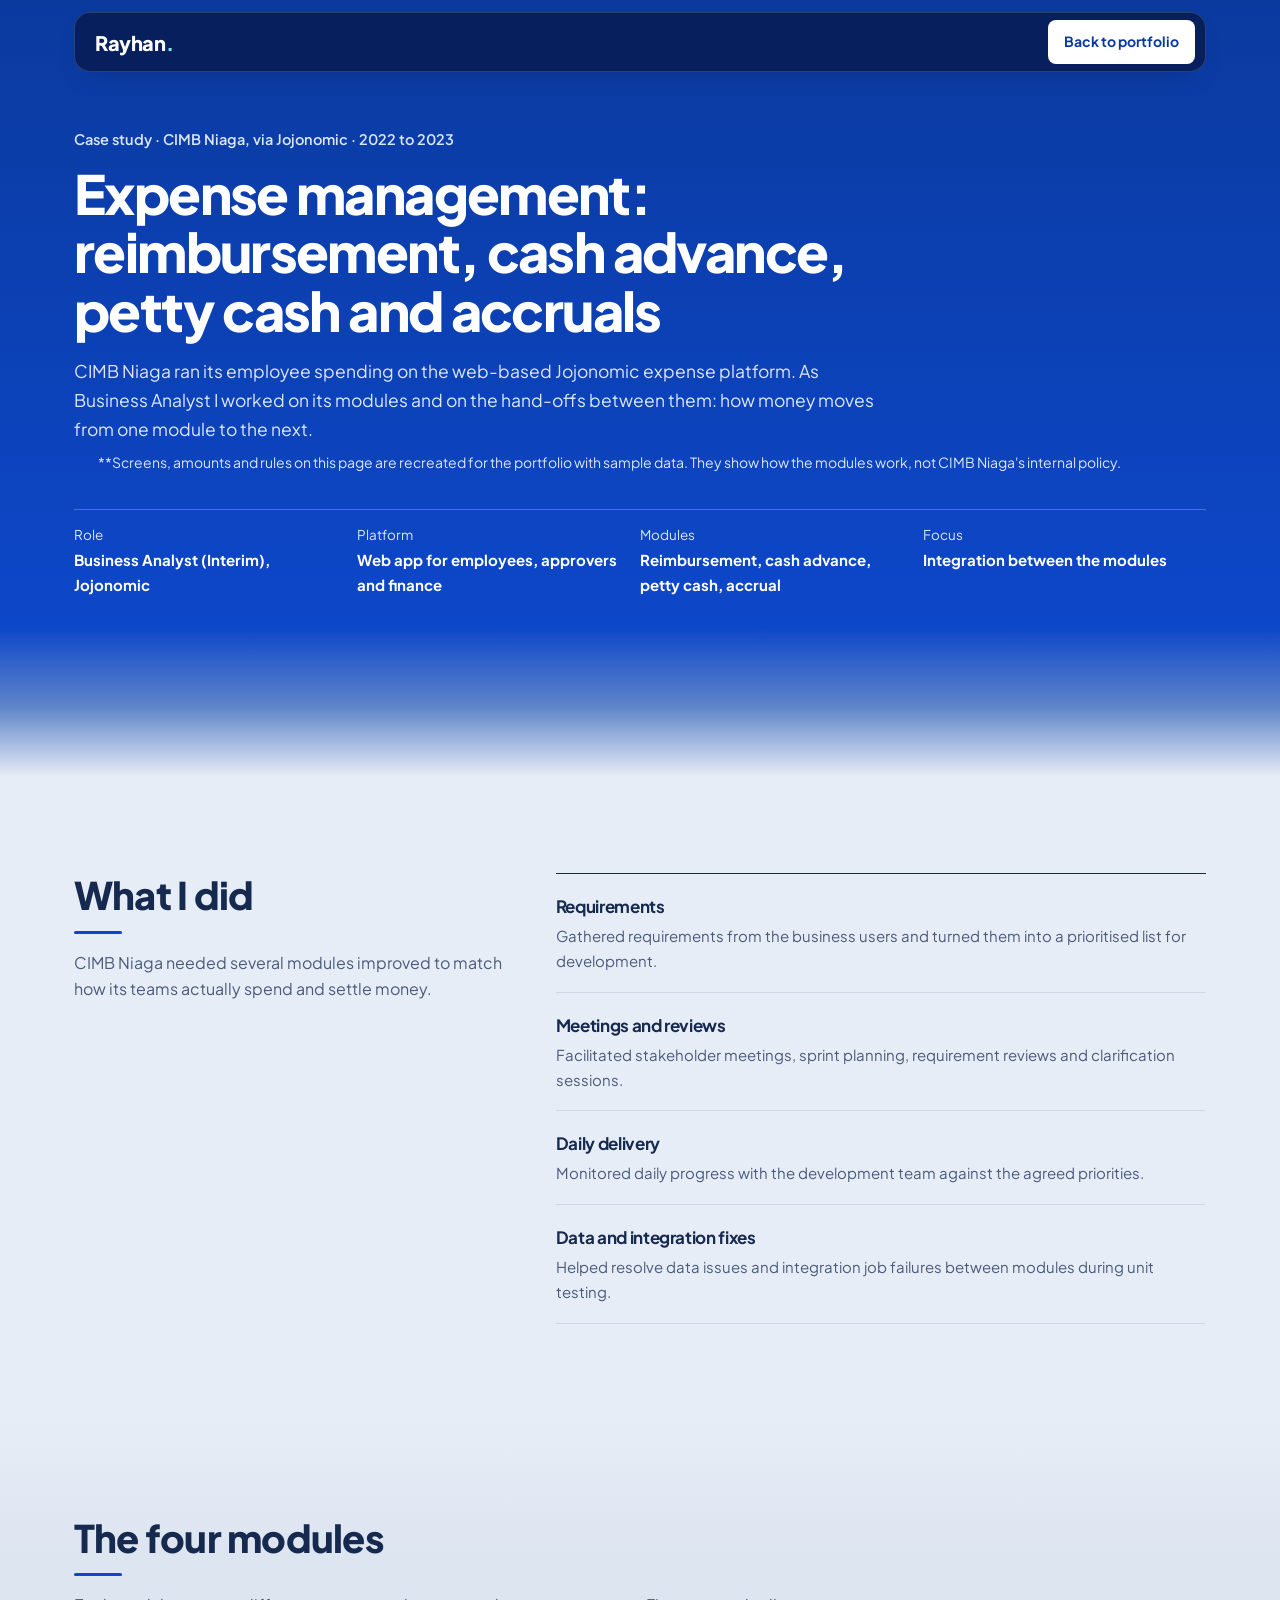
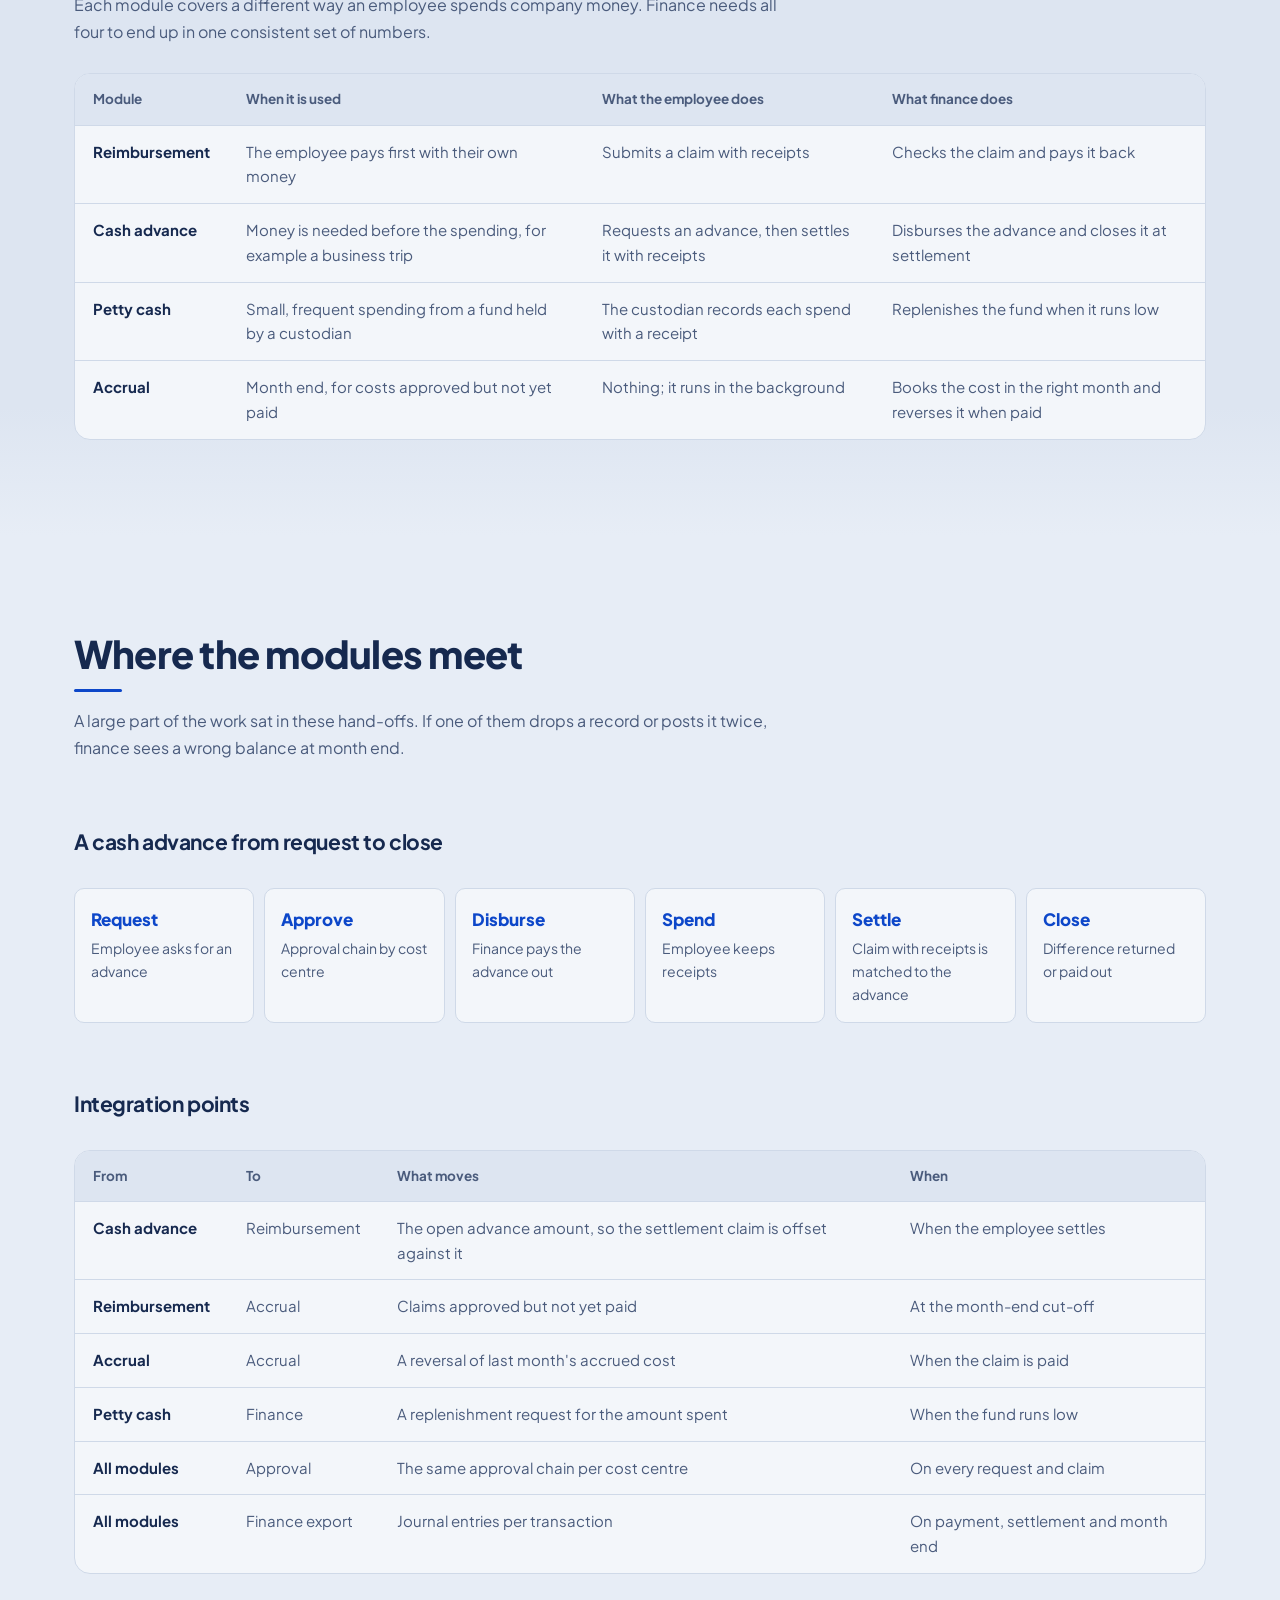
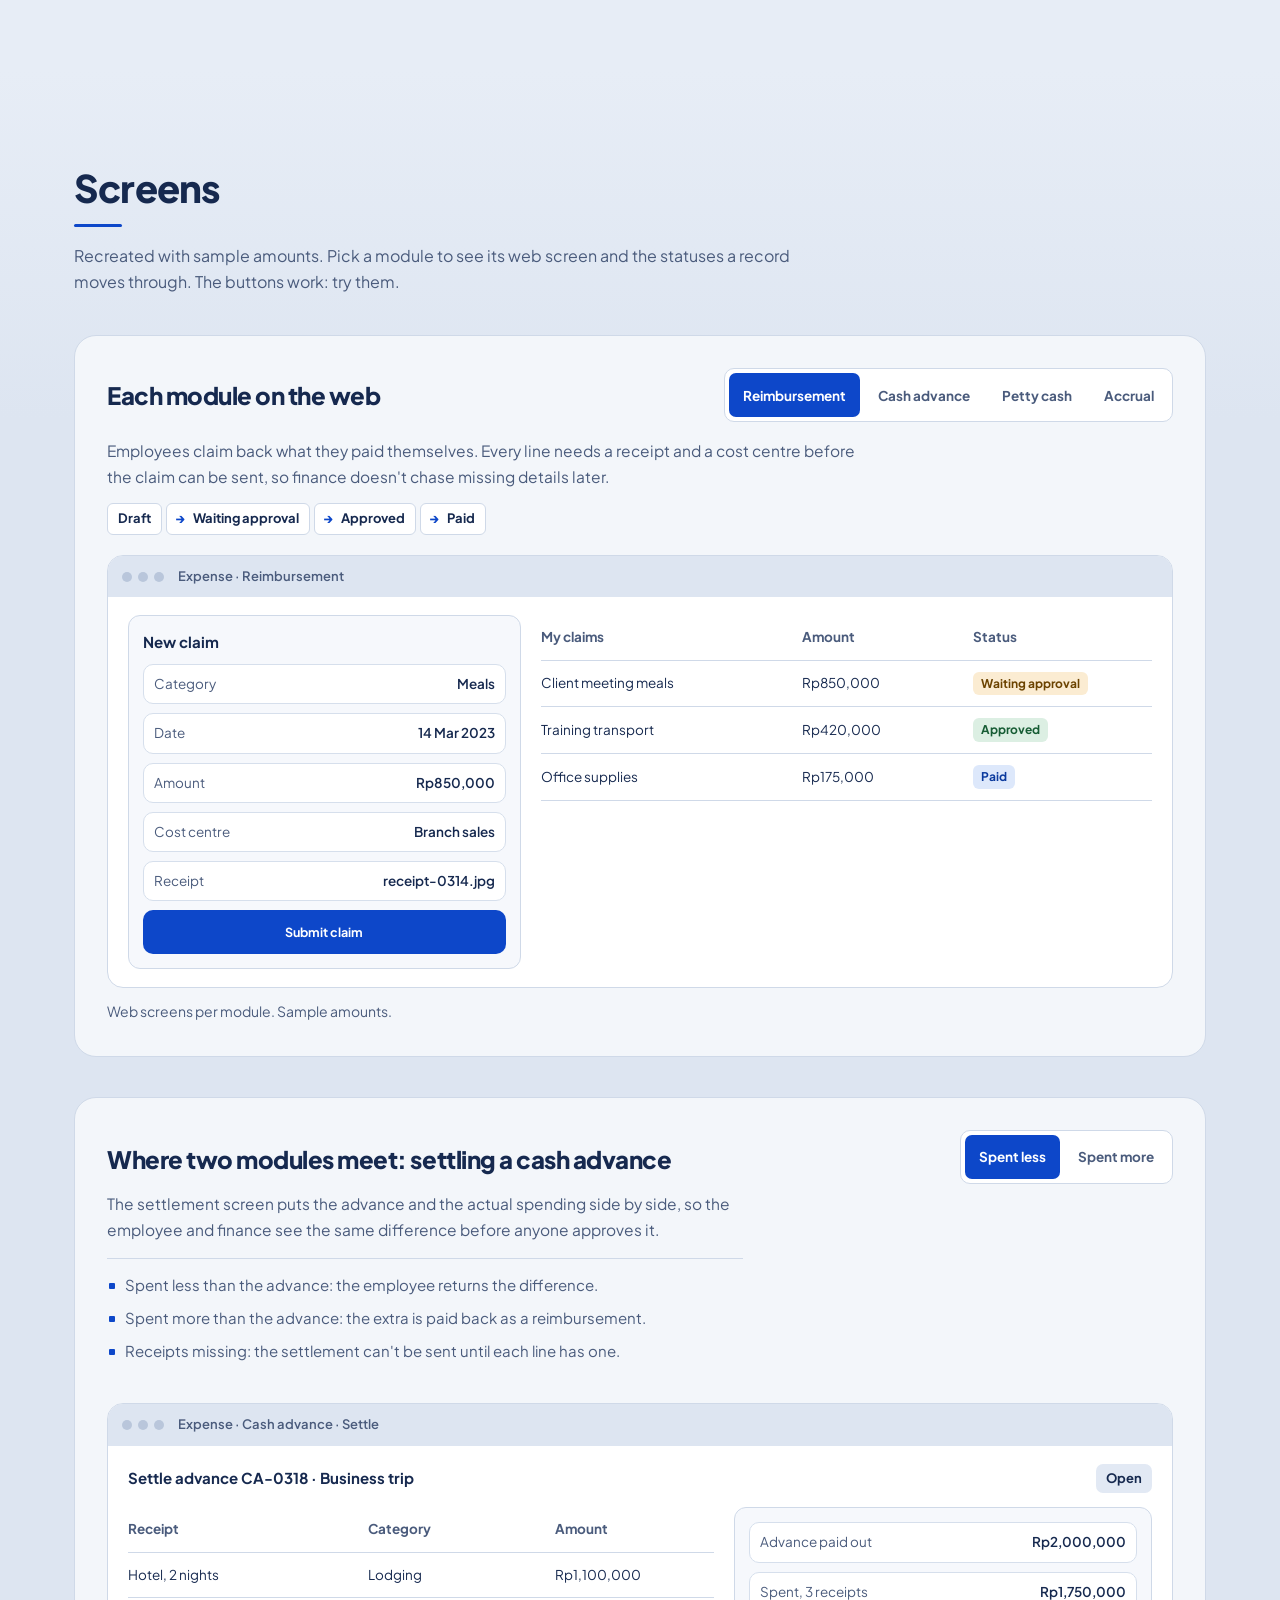
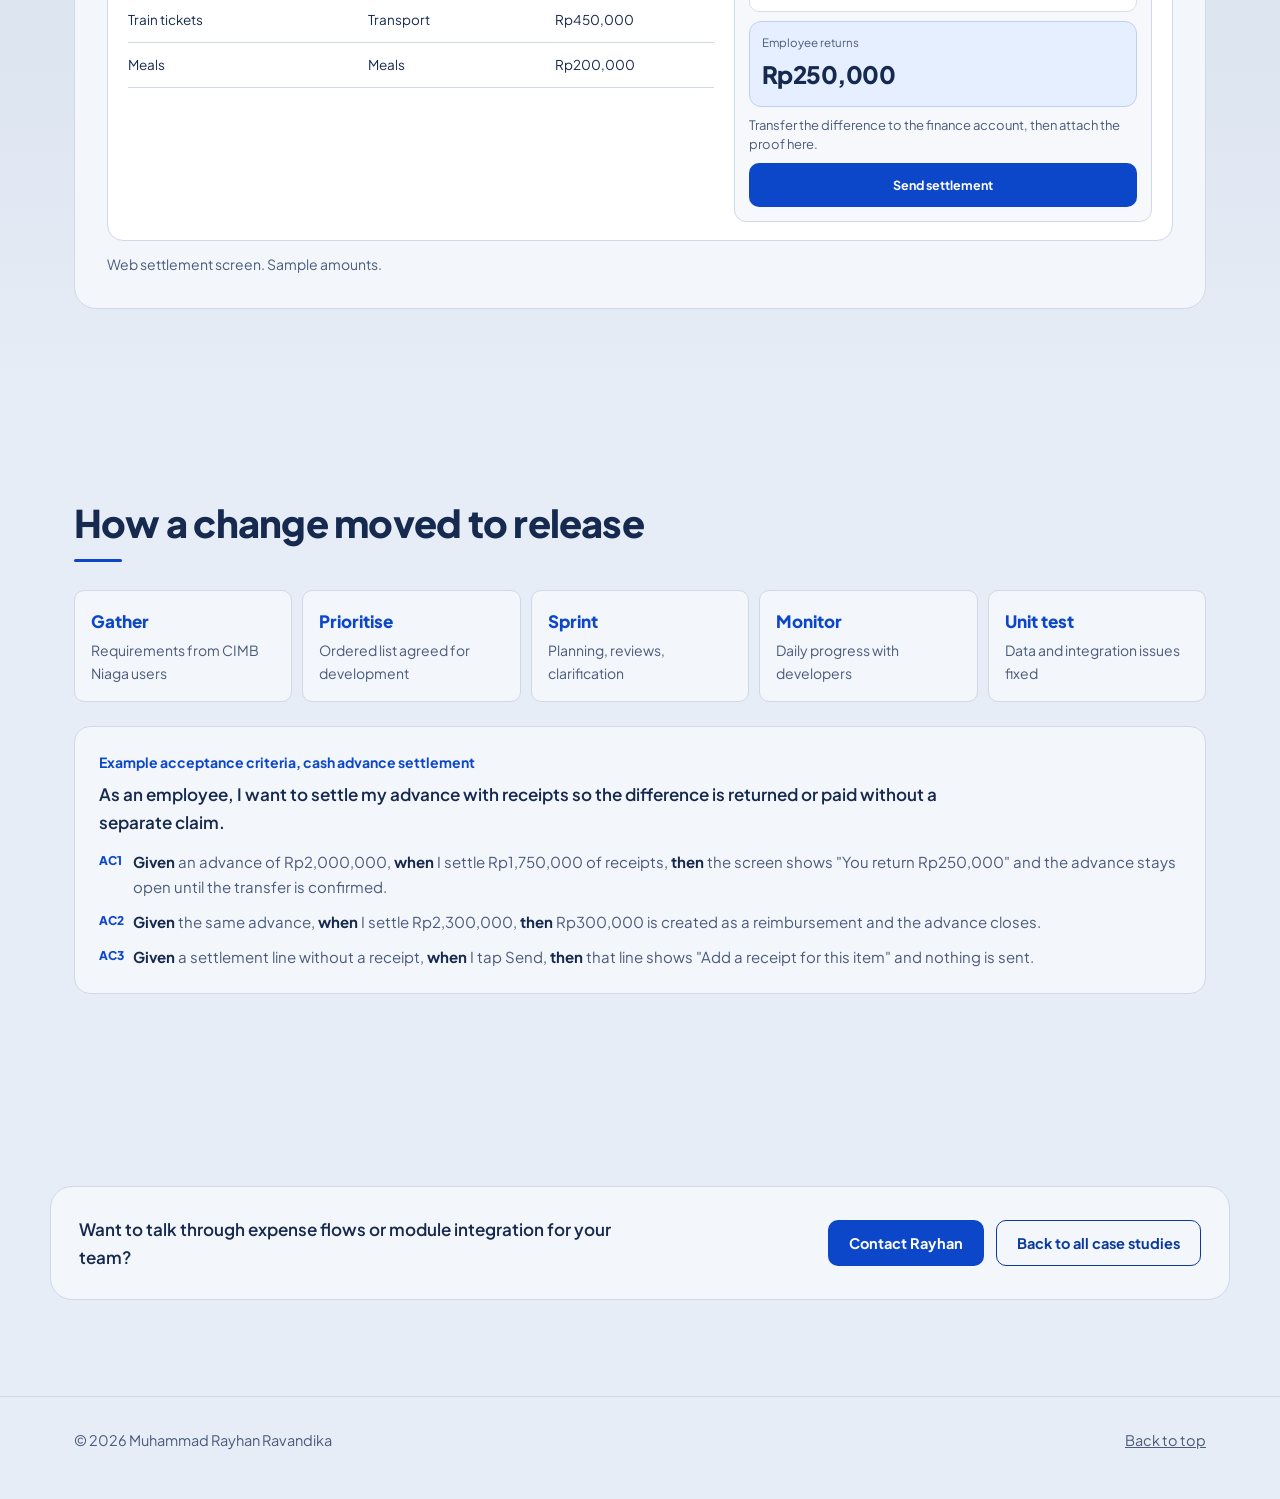
<file: cimb.html>
<!DOCTYPE html>
<html lang="en">
<head>
  <meta charset="UTF-8" />
  <meta name="viewport" content="width=device-width, initial-scale=1.0, viewport-fit=cover" />
  <title>CIMB Niaga expense management case study · Rayhan Ravandika</title>
  <meta name="description" content="Case study: expense management for CIMB Niaga on the Jojonomic platform. Reimbursement, cash advance, petty cash, accruals and the integration between them." />
  <meta name="theme-color" content="#0b3a9e" />
  <link rel="icon" href="data:image/svg+xml,<svg xmlns='http://www.w3.org/2000/svg' viewBox='0 0 64 64'><rect width='64' height='64' rx='14' fill='%230d47c9'/><text x='32' y='43' text-anchor='middle' font-family='Arial' font-weight='800' font-size='30' fill='white'>R.</text></svg>" />
  <link rel="preconnect" href="https://fonts.googleapis.com" />
  <link rel="preconnect" href="https://fonts.gstatic.com" crossorigin />
  <link href="https://fonts.googleapis.com/css2?family=Plus+Jakarta+Sans:wght@400;500;600;700;800&display=swap" rel="stylesheet" />
  <link rel="stylesheet" href="assets/styles.css" />
  <link rel="stylesheet" href="assets/case.css" />
</head>
<body>
  <a class="skip" href="#role">Skip to content</a>

  <header class="nav">
    <div class="wrap nav__inner">
      <a href="index.html" class="nav__logo" aria-label="Rayhan Ravandika, portfolio home">Rayhan<span aria-hidden="true">.</span></a>
      <a href="index.html#projects" class="nav__back">Back to portfolio</a>
    </div>
  </header>

  <main>
    <section class="case-hero tone-blue" aria-labelledby="caseTitle">
      <div class="wrap">
        <p class="case-hero__kicker">Case study · CIMB Niaga, via Jojonomic · 2022 to 2023</p>
        <h1 id="caseTitle">Expense management: reimbursement, cash advance, petty cash and accruals</h1>
        <p class="case-hero__lede">CIMB Niaga ran its employee spending on the web-based Jojonomic expense platform. As Business Analyst I worked on its modules and on the hand-offs between them: how money moves from one module to the next.</p>

        <dl class="case-meta">
          <div><dt>Role</dt><dd>Business Analyst (Interim), Jojonomic</dd></div>
          <div><dt>Platform</dt><dd>Web app for employees, approvers and finance</dd></div>
          <div><dt>Modules</dt><dd>Reimbursement, cash advance, petty cash, accrual</dd></div>
          <div><dt>Focus</dt><dd>Integration between the modules</dd></div>
        </dl>

        <nav class="toc" aria-label="On this page">
          <a href="#role">My role</a>
          <a href="#modules">Modules</a>
          <a href="#integration">Integration</a>
          <a href="#screens">Screens</a>
          <a href="#delivery">Delivery</a>
        </nav>
      </div>
    </section>

    <p class="wrap case-note" role="note">Screens, amounts and rules on this page are recreated for the portfolio with sample data. They show how the modules work, not CIMB Niaga's internal policy.</p>

    <section class="section" id="role" aria-labelledby="roleTitle">
      <div class="wrap split">
        <div>
          <h2 class="title" id="roleTitle">What I did</h2>
          <p class="intro">CIMB Niaga needed several modules improved to match how its teams actually spend and settle money.</p>
        </div>
        <ol class="owned">
          <li><h3>Requirements</h3><p>Gathered requirements from the business users and turned them into a prioritised list for development.</p></li>
          <li><h3>Meetings and reviews</h3><p>Facilitated stakeholder meetings, sprint planning, requirement reviews and clarification sessions.</p></li>
          <li><h3>Daily delivery</h3><p>Monitored daily progress with the development team against the agreed priorities.</p></li>
          <li><h3>Data and integration fixes</h3><p>Helped resolve data issues and integration job failures between modules during unit testing.</p></li>
        </ol>
      </div>
    </section>

    <section class="section tone-tint" id="modules" aria-labelledby="modulesTitle">
      <div class="wrap">
        <h2 class="title" id="modulesTitle">The four modules</h2>
        <p class="intro">Each module covers a different way an employee spends company money. Finance needs all four to end up in one consistent set of numbers.</p>
        <div class="table-scroll" tabindex="0" role="region" aria-label="Expense modules, scrollable">
          <table class="modules">
            <thead><tr><th scope="col">Module</th><th scope="col">When it is used</th><th scope="col">What the employee does</th><th scope="col">What finance does</th></tr></thead>
            <tbody>
              <tr><th scope="row">Reimbursement</th><td>The employee pays first with their own money</td><td>Submits a claim with receipts</td><td>Checks the claim and pays it back</td></tr>
              <tr><th scope="row">Cash advance</th><td>Money is needed before the spending, for example a business trip</td><td>Requests an advance, then settles it with receipts</td><td>Disburses the advance and closes it at settlement</td></tr>
              <tr><th scope="row">Petty cash</th><td>Small, frequent spending from a fund held by a custodian</td><td>The custodian records each spend with a receipt</td><td>Replenishes the fund when it runs low</td></tr>
              <tr><th scope="row">Accrual</th><td>Month end, for costs approved but not yet paid</td><td>Nothing; it runs in the background</td><td>Books the cost in the right month and reverses it when paid</td></tr>
            </tbody>
          </table>
        </div>
      </div>
    </section>

    <section class="section" id="integration" aria-labelledby="integrationTitle">
      <div class="wrap">
        <h2 class="title" id="integrationTitle">Where the modules meet</h2>
        <p class="intro">A large part of the work sat in these hand-offs. If one of them drops a record or posts it twice, finance sees a wrong balance at month end.</p>

        <h3 class="subtitle">A cash advance from request to close</h3>
        <ol class="trail trail--6">
          <li><span class="trail__code">Request</span><span>Employee asks for an advance</span></li>
          <li><span class="trail__code">Approve</span><span>Approval chain by cost centre</span></li>
          <li><span class="trail__code">Disburse</span><span>Finance pays the advance out</span></li>
          <li><span class="trail__code">Spend</span><span>Employee keeps receipts</span></li>
          <li><span class="trail__code">Settle</span><span>Claim with receipts is matched to the advance</span></li>
          <li><span class="trail__code">Close</span><span>Difference returned or paid out</span></li>
        </ol>

        <h3 class="subtitle">Integration points</h3>
        <div class="table-scroll" tabindex="0" role="region" aria-label="Integration points between modules, scrollable">
          <table class="modules">
            <thead><tr><th scope="col">From</th><th scope="col">To</th><th scope="col">What moves</th><th scope="col">When</th></tr></thead>
            <tbody>
              <tr><th scope="row">Cash advance</th><td>Reimbursement</td><td>The open advance amount, so the settlement claim is offset against it</td><td>When the employee settles</td></tr>
              <tr><th scope="row">Reimbursement</th><td>Accrual</td><td>Claims approved but not yet paid</td><td>At the month-end cut-off</td></tr>
              <tr><th scope="row">Accrual</th><td>Accrual</td><td>A reversal of last month's accrued cost</td><td>When the claim is paid</td></tr>
              <tr><th scope="row">Petty cash</th><td>Finance</td><td>A replenishment request for the amount spent</td><td>When the fund runs low</td></tr>
              <tr><th scope="row">All modules</th><td>Approval</td><td>The same approval chain per cost centre</td><td>On every request and claim</td></tr>
              <tr><th scope="row">All modules</th><td>Finance export</td><td>Journal entries per transaction</td><td>On payment, settlement and month end</td></tr>
            </tbody>
          </table>
        </div>
      </div>
    </section>

    <section class="section tone-tint" id="screens" aria-labelledby="screensTitle">
      <div class="wrap">
        <h2 class="title" id="screensTitle">Screens</h2>
        <p class="intro">Recreated with sample amounts. Pick a module to see its web screen and the statuses a record moves through. The buttons work: try them.</p>

        <article class="feature modview" aria-labelledby="modTitle">
          <div class="modview__head">
            <h3 class="feature__title" id="modTitle">Each module on the web</h3>
            <div class="seg seg--wrap" role="group" aria-label="Module">
              <button type="button" aria-pressed="true" data-demo="mod" data-state="reimb">Reimbursement</button>
              <button type="button" aria-pressed="false" data-demo="mod" data-state="adv">Cash advance</button>
              <button type="button" aria-pressed="false" data-demo="mod" data-state="petty">Petty cash</button>
              <button type="button" aria-pressed="false" data-demo="mod" data-state="accr">Accrual</button>
            </div>
          </div>

          <div id="demo-mod" data-state="reimb" class="modview__body" aria-live="polite">
            <div class="modview__text">
              <p data-when="reimb">Employees claim back what they paid themselves. Every line needs a receipt and a cost centre before the claim can be sent, so finance doesn't chase missing details later.</p>
              <p data-when="adv" hidden>Employees ask for money before a trip or purchase, then settle it with receipts. Finance sees which advances are still open and which are past their settlement date.</p>
              <p data-when="petty" hidden>A custodian holds a small fund for frequent spending and records each spend with its receipt. When the fund runs low, a top-up request goes to finance for the amount spent.</p>
              <p data-when="accr" hidden>At the month-end cut-off, finance books approved claims that aren't paid yet, so each cost lands in the right month. The accrual is reversed when the claim is paid.</p>
              <ol class="flowline" aria-label="Statuses">
                <li data-when="reimb">Draft</li><li data-when="reimb">Waiting approval</li><li data-when="reimb">Approved</li><li data-when="reimb">Paid</li>
                <li data-when="adv" hidden>Requested</li><li data-when="adv" hidden>Approved</li><li data-when="adv" hidden>Paid out</li><li data-when="adv" hidden>Settled</li><li data-when="adv" hidden>Closed</li>
                <li data-when="petty" hidden>Spend recorded</li><li data-when="petty" hidden>Fund low</li><li data-when="petty" hidden>Top-up requested</li><li data-when="petty" hidden>Top-up paid</li>
                <li data-when="accr" hidden>Cut-off</li><li data-when="accr" hidden>Accrued</li><li data-when="accr" hidden>Posted to finance</li><li data-when="accr" hidden>Claim paid</li><li data-when="accr" hidden>Reversed</li>
              </ol>
            </div>

            <figure class="browser-fig">
              <div class="browser">
                <div class="browser__bar"><i></i><i></i><i></i>
                  <span data-when="reimb">Expense · Reimbursement</span><span data-when="adv" hidden>Expense · Cash advance</span><span data-when="petty" hidden>Expense · Petty cash</span><span data-when="accr" hidden>Expense · Finance · Month end</span>
                </div>

                <div class="w-main mod-grid" data-when="reimb">
                  <div class="mod-form">
                    <strong>New claim</strong>
                    <div class="m-field"><span>Category</span><span>Meals</span></div>
                    <div class="m-field"><span>Date</span><span>14 Mar 2023</span></div>
                    <div class="m-field"><span>Amount</span><span>Rp850,000</span></div>
                    <div class="m-field"><span>Cost centre</span><span>Branch sales</span></div>
                    <div class="m-field"><span>Receipt</span><span>receipt-0314.jpg</span></div>
                    <button type="button" class="m-btn" data-done="Claim submitted" data-reveal="#new-claim">Submit claim</button>
                  </div>
                  <div class="w-table mod-list">
                    <div class="w-tr w-th"><span>My claims</span><span>Amount</span><span>Status</span></div>
                    <div class="w-tr w-tr--new" id="new-claim" hidden><span>Meals, 14 Mar</span><span>Rp850,000</span><span><span class="st st--wait">Waiting approval</span></span></div>
                    <div class="w-tr"><span>Client meeting meals</span><span>Rp850,000</span><span><span class="st st--wait">Waiting approval</span></span></div>
                    <div class="w-tr"><span>Training transport</span><span>Rp420,000</span><span><span class="st st--ok">Approved</span></span></div>
                    <div class="w-tr"><span>Office supplies</span><span>Rp175,000</span><span><span class="st st--done">Paid</span></span></div>
                  </div>
                </div>

                <div class="w-main mod-grid" data-when="adv" hidden>
                  <div class="mod-form">
                    <strong>Request an advance</strong>
                    <div class="m-field"><span>Purpose</span><span>Business trip</span></div>
                    <div class="m-field"><span>Amount</span><span>Rp2,000,000</span></div>
                    <div class="m-field"><span>Needed by</span><span>20 Mar 2023</span></div>
                    <div class="m-field"><span>Settle by</span><span>31 Mar 2023</span></div>
                    <div class="m-field"><span>Cost centre</span><span>Operations</span></div>
                    <button type="button" class="m-btn" data-done="Request sent" data-reveal="#new-advance">Send request</button>
                  </div>
                  <div class="w-table mod-list">
                    <div class="w-tr w-th"><span>My advances</span><span>Amount</span><span>Status</span></div>
                    <div class="w-tr w-tr--new" id="new-advance" hidden><span>CA-0325 · Business trip</span><span>Rp2,000,000</span><span><span class="st st--wait">Waiting approval</span></span></div>
                    <div class="w-tr"><span>CA-0318 · Business trip</span><span>Rp2,000,000</span><span><span class="st st--wait">Open, settle by 31 Mar</span></span></div>
                    <div class="w-tr"><span>CA-0301 · Event booth</span><span>Rp3,500,000</span><span><span class="st st--late">Past settlement date</span></span></div>
                    <div class="w-tr"><span>CA-0290 · Training</span><span>Rp1,000,000</span><span><span class="st st--done">Closed</span></span></div>
                  </div>
                </div>

                <div class="w-main mod-grid" data-when="petty" hidden>
                  <div class="mod-form">
                    <strong>Branch office fund</strong>
                    <div class="m-row"><span>Fund size</span><span>Rp5,000,000</span></div>
                    <div class="m-row"><span>Left</span><span>Rp1,200,000</span></div>
                    <div class="m-meter"><i style="width:24%"></i></div>
                    <p class="m-msg">Below the top-up level. Request the amount spent to restore the fund.</p>
                    <button type="button" class="m-btn" data-done="Top-up requested" data-reveal="#topup-note">Request top-up Rp3,800,000</button>
                    <p class="m-msg" id="topup-note" hidden>Sent to finance. The parking receipt is still missing and is flagged on the request.</p>
                  </div>
                  <div class="w-table mod-list">
                    <div class="w-tr w-th"><span>Spend this period</span><span>Amount</span><span>Receipt</span></div>
                    <div class="w-tr"><span>Courier fees</span><span>Rp1,450,000</span><span><span class="st st--ok">Attached</span></span></div>
                    <div class="w-tr"><span>Pantry supplies</span><span>Rp1,600,000</span><span><span class="st st--ok">Attached</span></span></div>
                    <div class="w-tr"><span>Parking</span><span>Rp750,000</span><span><span class="st st--late">Missing</span></span></div>
                  </div>
                </div>

                <div class="w-main" data-when="accr" hidden>
                  <div class="w-head"><strong>Approved, not yet paid</strong><span class="w-chip">Cut-off: last working day</span></div>
                  <div class="w-table">
                    <div class="w-tr w-th"><span>Claim</span><span>Cost centre</span><span>Amount</span><span>Action</span></div>
                    <div class="w-tr"><span>Client meeting meals</span><span>Branch sales</span><span>Rp850,000</span><span class="w-act"><button type="button" class="w-btn w-btn--primary" data-resolve="Accrued">Accrue</button></span></div>
                    <div class="w-tr"><span>Training transport</span><span>HR</span><span>Rp420,000</span><span class="w-act"><button type="button" class="w-btn w-btn--primary" data-resolve="Accrued">Accrue</button></span></div>
                    <div class="w-tr"><span>Advance settlement top-up</span><span>Operations</span><span>Rp300,000</span><span class="w-act"><button type="button" class="w-btn w-btn--primary" data-resolve="Accrued">Accrue</button></span></div>
                  </div>
                  <div class="w-head mod-sub"><strong>Accrued last month, paid this month</strong></div>
                  <div class="w-table">
                    <div class="w-tr w-th"><span>Claim</span><span>Cost centre</span><span>Amount</span><span>Status</span></div>
                    <div class="w-tr"><span>Vendor lunch</span><span>Procurement</span><span>Rp640,000</span><span><span class="st st--done">Reversed</span></span></div>
                  </div>
                </div>
              </div>
              <figcaption>Web screens per module. Sample amounts.</figcaption>
            </figure>
          </div>
        </article>

        <article class="feature" aria-labelledby="settleTitle">
          <div class="feature__text">
            <h3 class="feature__title" id="settleTitle">Where two modules meet: settling a cash advance</h3>
            <p>The settlement screen puts the advance and the actual spending side by side, so the employee and finance see the same difference before anyone approves it.</p>
            <ul class="feature__cases" aria-label="Settlement outcomes">
              <li>Spent less than the advance: the employee returns the difference.</li>
              <li>Spent more than the advance: the extra is paid back as a reimbursement.</li>
              <li>Receipts missing: the settlement can't be sent until each line has one.</li>
            </ul>
          </div>
          <div class="feature__demo feature__demo--top">
            <div class="seg" role="group" aria-label="Settlement outcome">
              <button type="button" aria-pressed="true" data-demo="settle" data-state="less">Spent less</button>
              <button type="button" aria-pressed="false" data-demo="settle" data-state="more">Spent more</button>
            </div>
          </div>
          <figure class="browser-fig feature__web">
            <div class="browser" id="demo-settle" data-state="less" role="group" aria-label="Web cash advance settlement screen" aria-live="polite">
              <div class="browser__bar"><i></i><i></i><i></i><span>Expense · Cash advance · Settle</span></div>
              <div class="w-main settle">
                <div class="w-head"><strong>Settle advance CA-0318 · Business trip</strong><span class="w-chip">Open</span></div>
                <div class="settle__grid">
                  <div class="w-table settle__lines">
                    <div class="w-tr w-th"><span>Receipt</span><span>Category</span><span>Amount</span></div>
                    <div class="w-tr"><span>Hotel, 2 nights</span><span>Lodging</span><span>Rp1,100,000</span></div>
                    <div class="w-tr"><span>Train tickets</span><span>Transport</span><span>Rp450,000</span></div>
                    <div class="w-tr"><span>Meals</span><span>Meals</span><span>Rp200,000</span></div>
                    <div class="w-tr" data-when="more" hidden><span>Local taxi</span><span>Transport</span><span>Rp550,000</span></div>
                  </div>
                  <div class="settle__sum">
                    <div class="m-row"><span>Advance paid out</span><span>Rp2,000,000</span></div>
                    <div class="m-row" data-when="less"><span>Spent, 3 receipts</span><span>Rp1,750,000</span></div>
                    <div class="m-row" data-when="more" hidden><span>Spent, 4 receipts</span><span>Rp2,300,000</span></div>
                    <div class="m-card m-card--strong" data-when="less"><span class="m-sub">Employee returns</span><span class="m-big">Rp250,000</span></div>
                    <div class="m-card m-card--strong" data-when="more" hidden><span class="m-sub">Company pays the employee</span><span class="m-big">Rp300,000</span></div>
                    <p class="m-msg" data-when="less">Transfer the difference to the finance account, then attach the proof here.</p>
                    <p class="m-msg" data-when="more" hidden>The extra is created as a reimbursement and paid in the next run.</p>
                    <button type="button" class="m-btn" data-when="less" data-done="Settlement sent. Waiting for your transfer proof">Send settlement</button>
                    <button type="button" class="m-btn" data-when="more" hidden data-done="Settlement sent. Rp300,000 added to your next reimbursement">Send settlement</button>
                  </div>
                </div>
              </div>
            </div>
            <figcaption>Web settlement screen. Sample amounts.</figcaption>
          </figure>
        </article>

      </div>
    </section>

    <section class="section" id="delivery" aria-labelledby="deliveryTitle">
      <div class="wrap">
        <h2 class="title" id="deliveryTitle">How a change moved to release</h2>
        <ol class="trail">
          <li><span class="trail__code">Gather</span><span>Requirements from CIMB Niaga users</span></li>
          <li><span class="trail__code">Prioritise</span><span>Ordered list agreed for development</span></li>
          <li><span class="trail__code">Sprint</span><span>Planning, reviews, clarification</span></li>
          <li><span class="trail__code">Monitor</span><span>Daily progress with developers</span></li>
          <li><span class="trail__code">Unit test</span><span>Data and integration issues fixed</span></li>
        </ol>

        <div class="story panel">
          <p class="story__label">Example acceptance criteria, cash advance settlement</p>
          <p class="story__text">As an employee, I want to settle my advance with receipts so the difference is returned or paid without a separate claim.</p>
          <ol class="ac">
            <li><b>Given</b> an advance of Rp2,000,000, <b>when</b> I settle Rp1,750,000 of receipts, <b>then</b> the screen shows "You return Rp250,000" and the advance stays open until the transfer is confirmed.</li>
            <li><b>Given</b> the same advance, <b>when</b> I settle Rp2,300,000, <b>then</b> Rp300,000 is created as a reimbursement and the advance closes.</li>
            <li><b>Given</b> a settlement line without a receipt, <b>when</b> I tap Send, <b>then</b> that line shows "Add a receipt for this item" and nothing is sent.</li>
          </ol>
        </div>
      </div>
    </section>

    <section class="section">
      <div class="wrap case-end">
        <p>Want to talk through expense flows or module integration for your team?</p>
        <div class="case-end__actions">
          <a class="btn btn--primary" href="index.html#contact">Contact Rayhan</a>
          <a class="btn btn--ghost-dark" href="index.html#projects">Back to all case studies</a>
        </div>
      </div>
    </section>
  </main>

  <footer class="foot">
    <div class="wrap foot__inner">
      <span>© 2026 Muhammad Rayhan Ravandika</span>
      <a href="#caseTitle">Back to top</a>
    </div>
  </footer>

  <script src="assets/demo.js" defer></script>
  <script src="assets/edits.js" defer></script>
  <script src="assets/cms.js" defer></script>
</body>
</html>
</file>
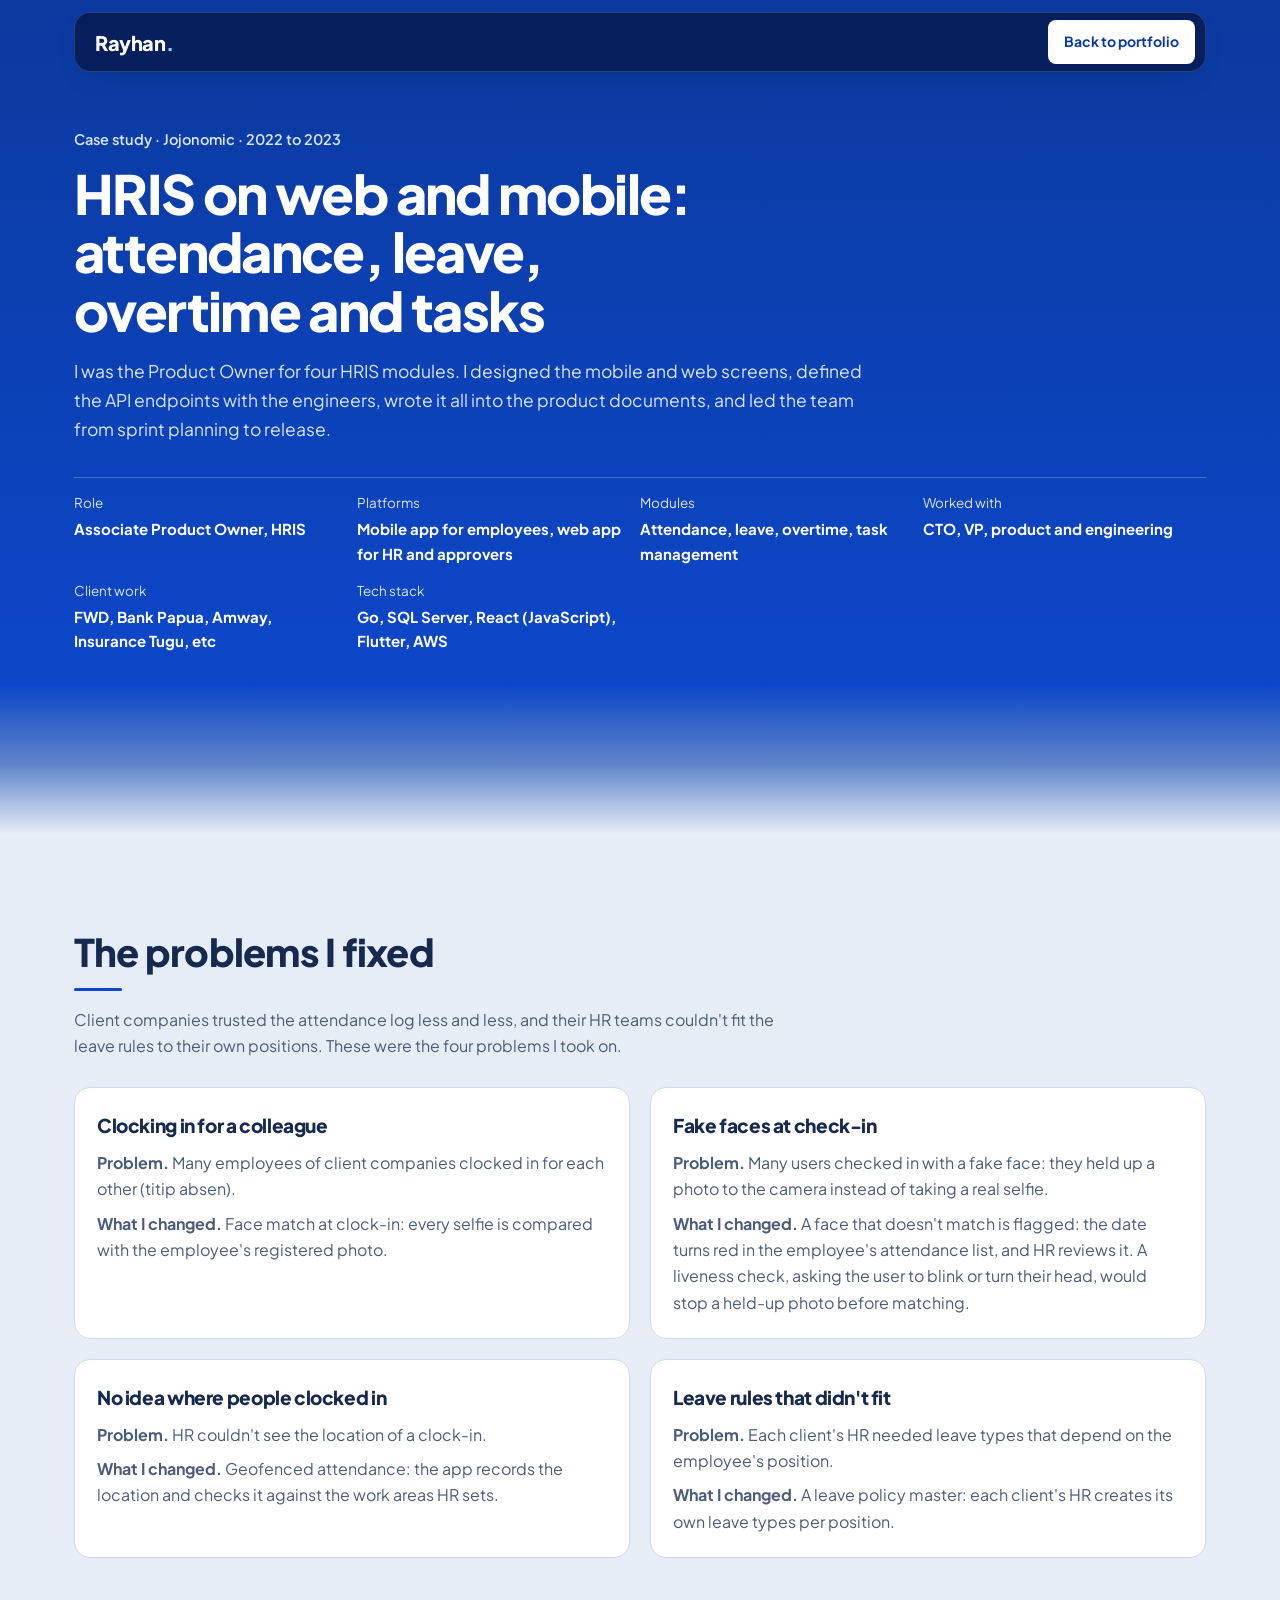
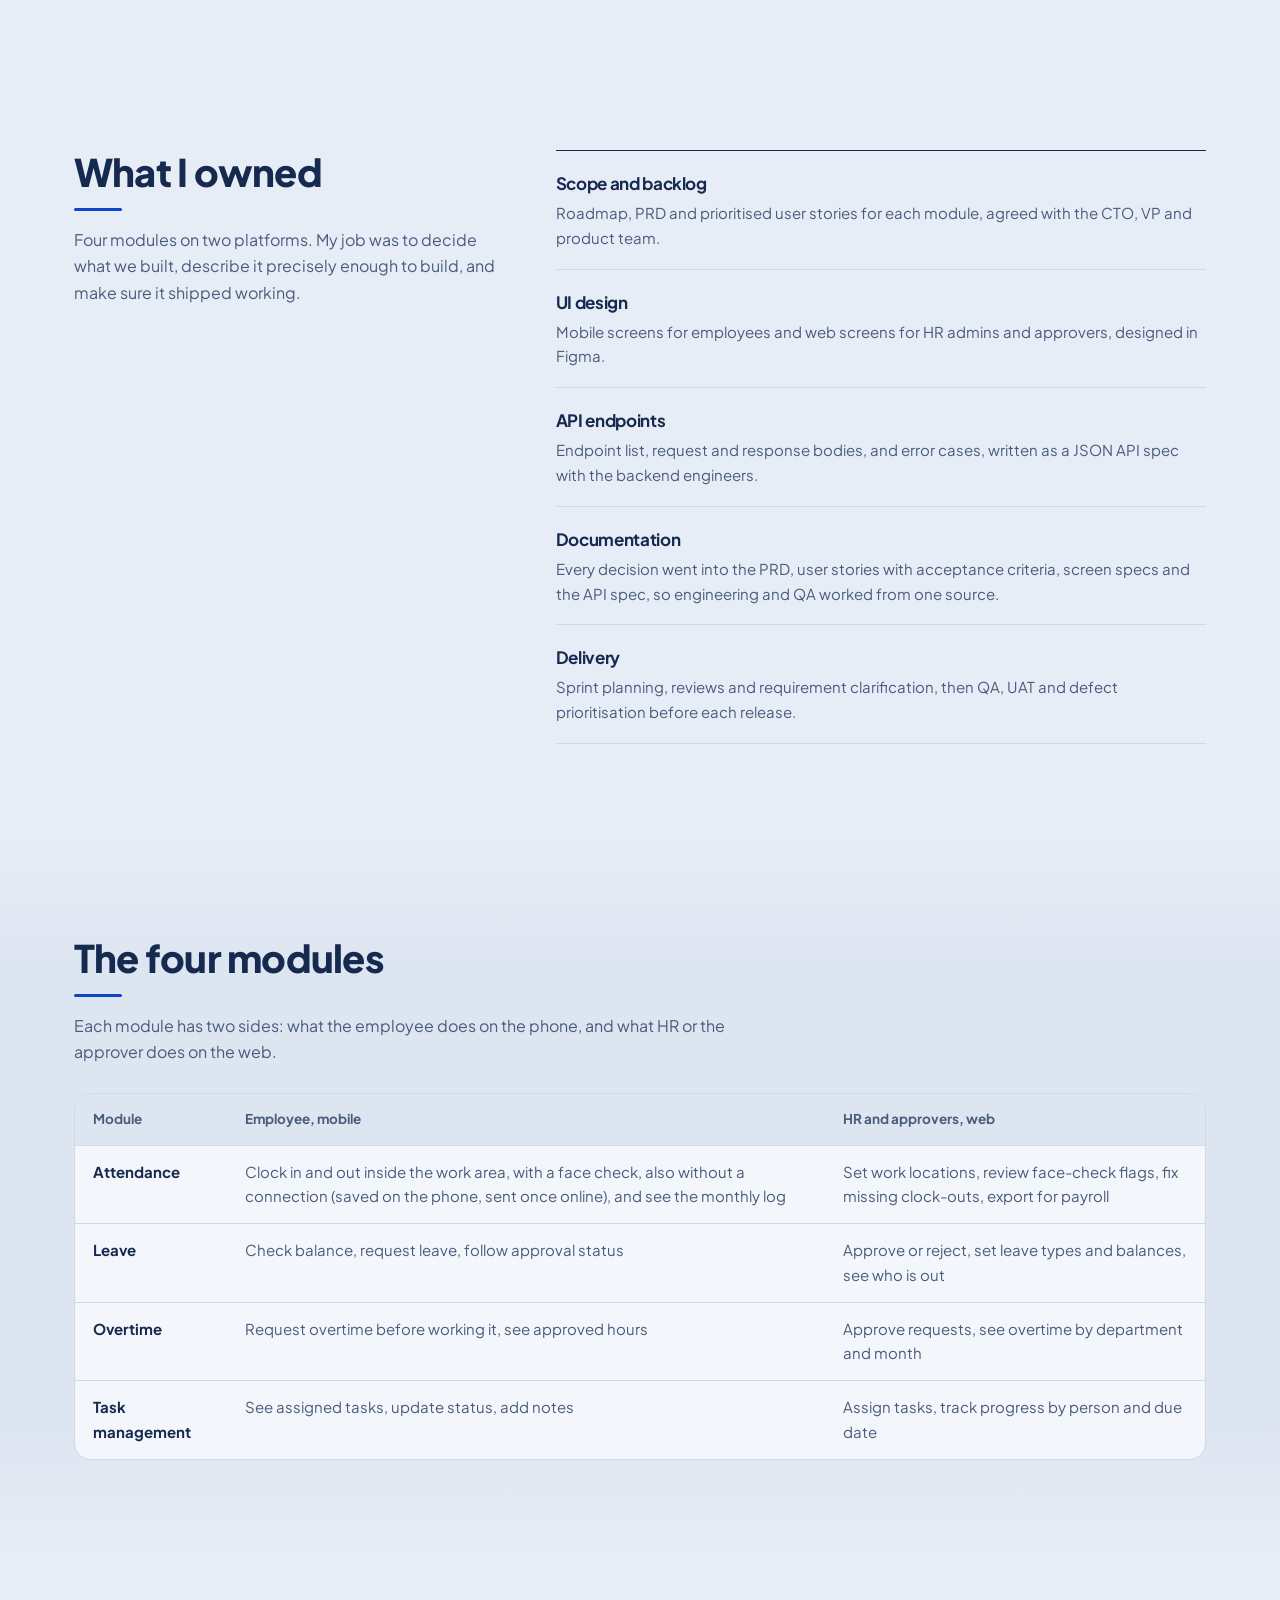
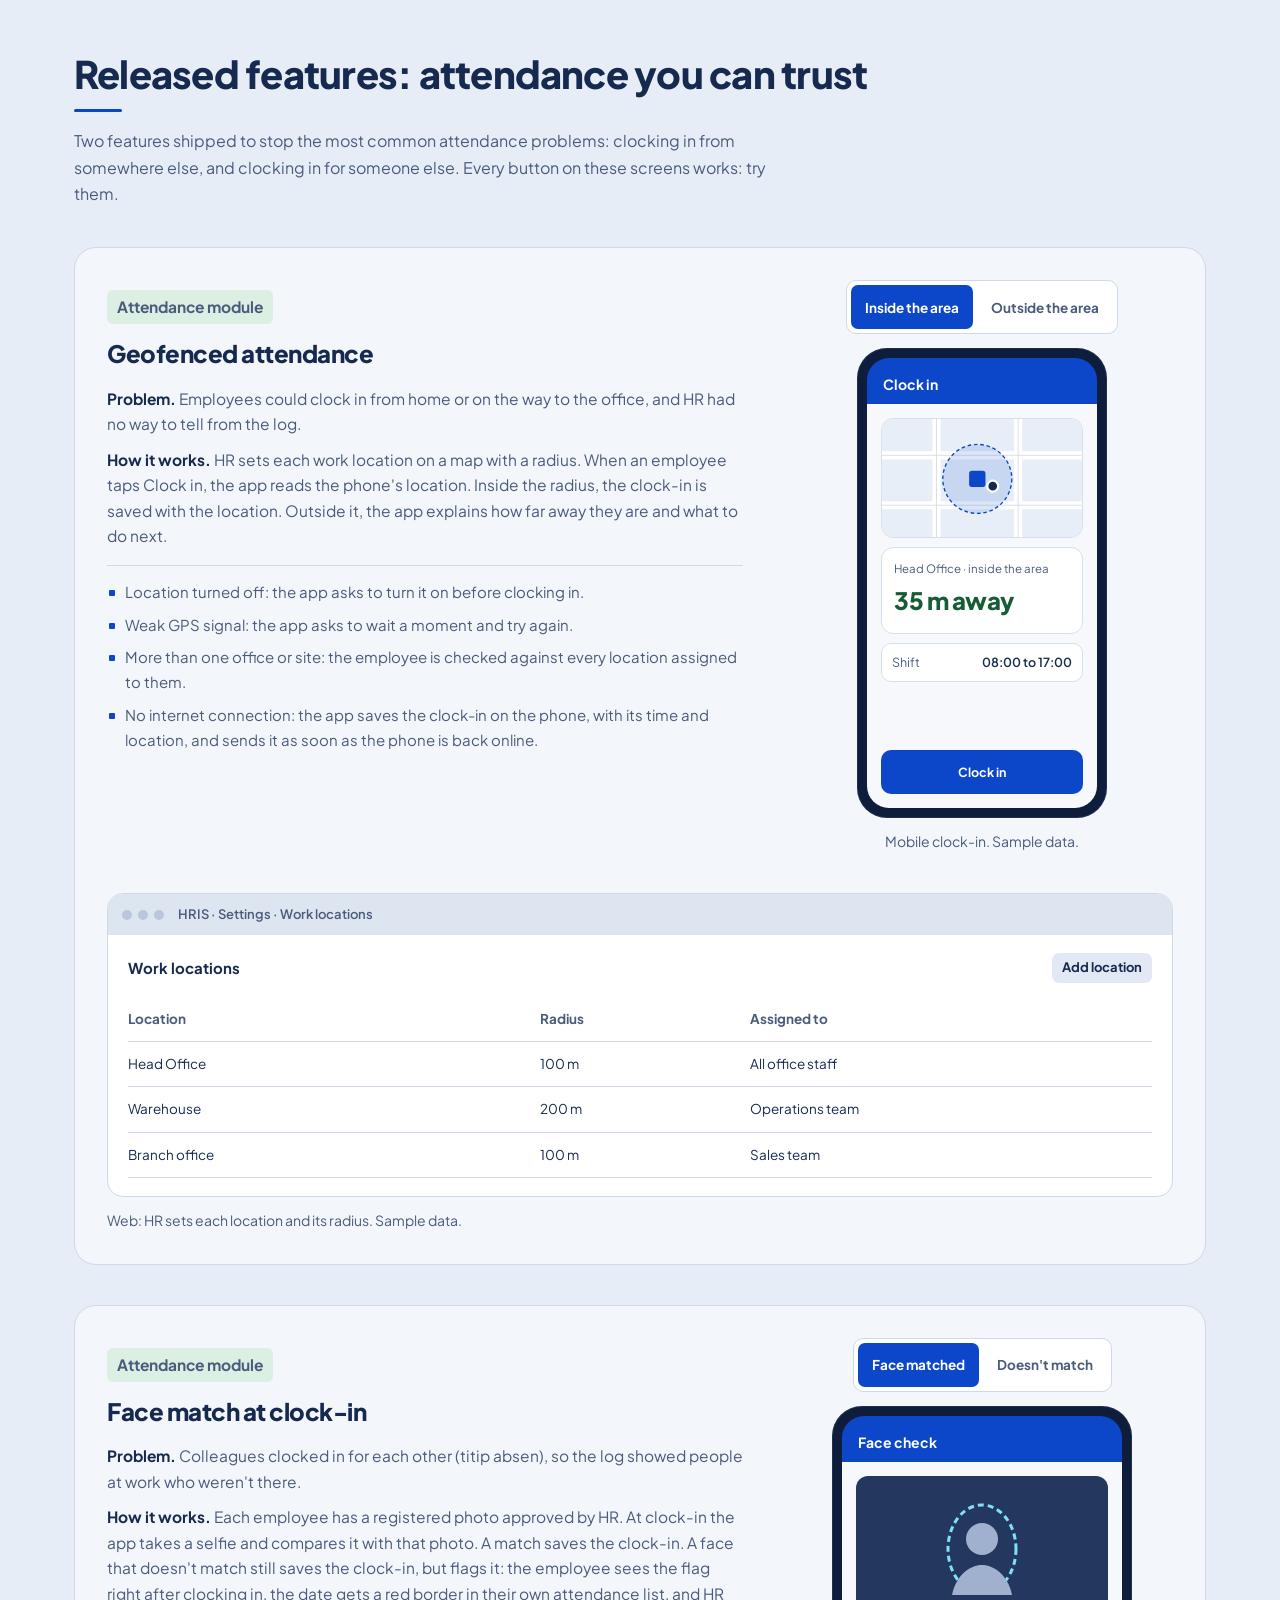
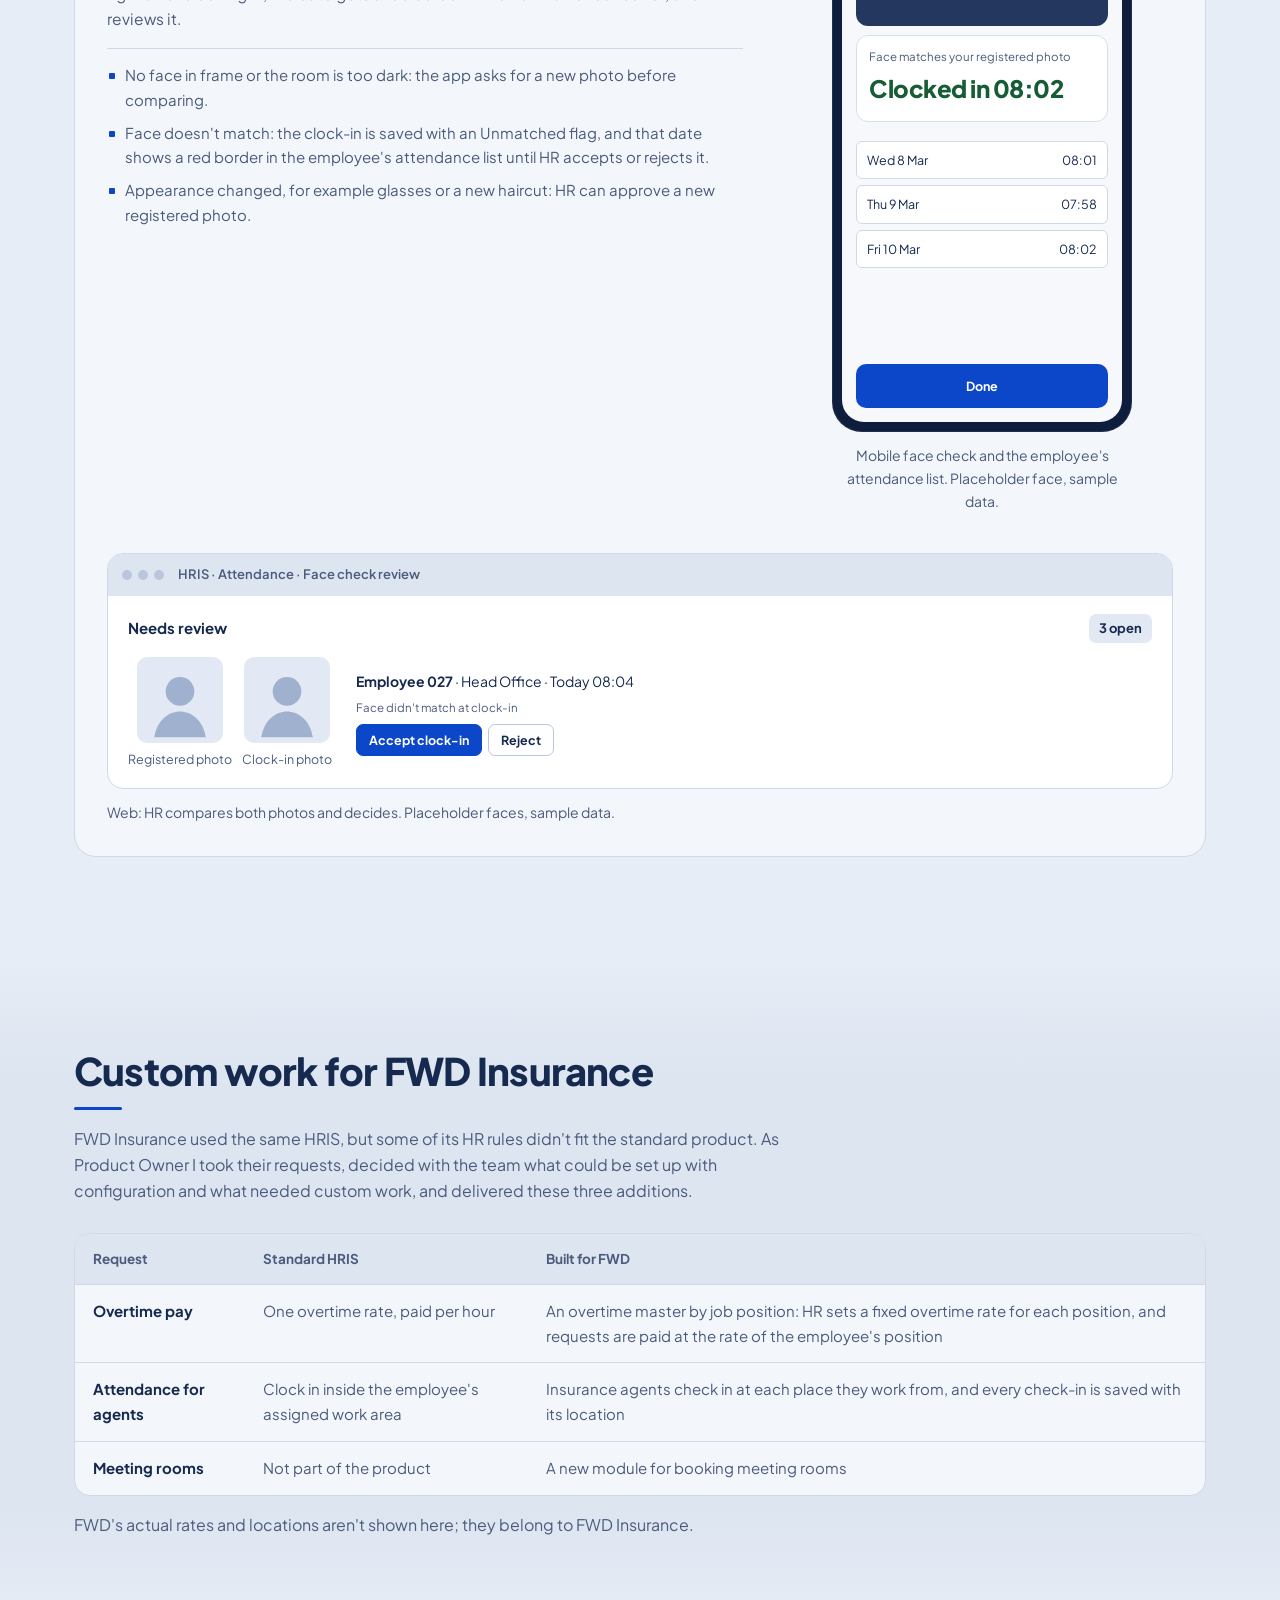
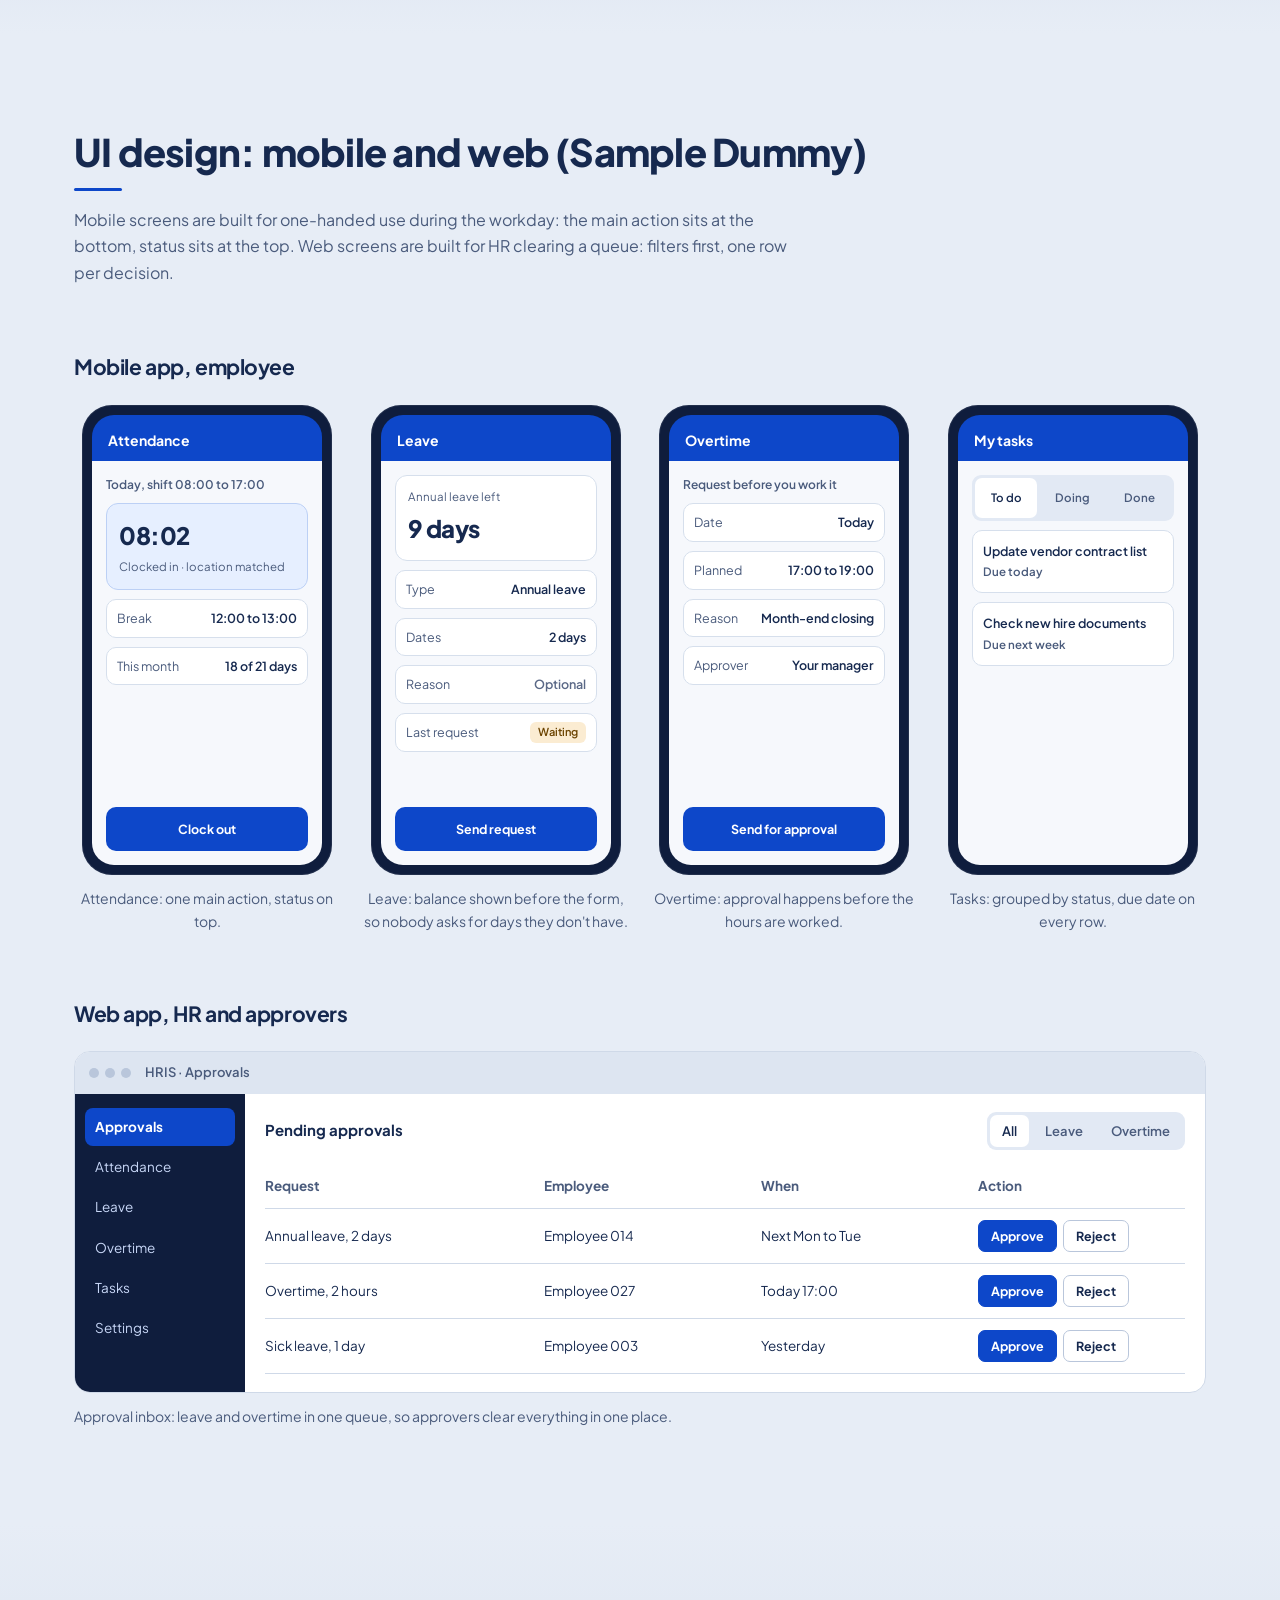
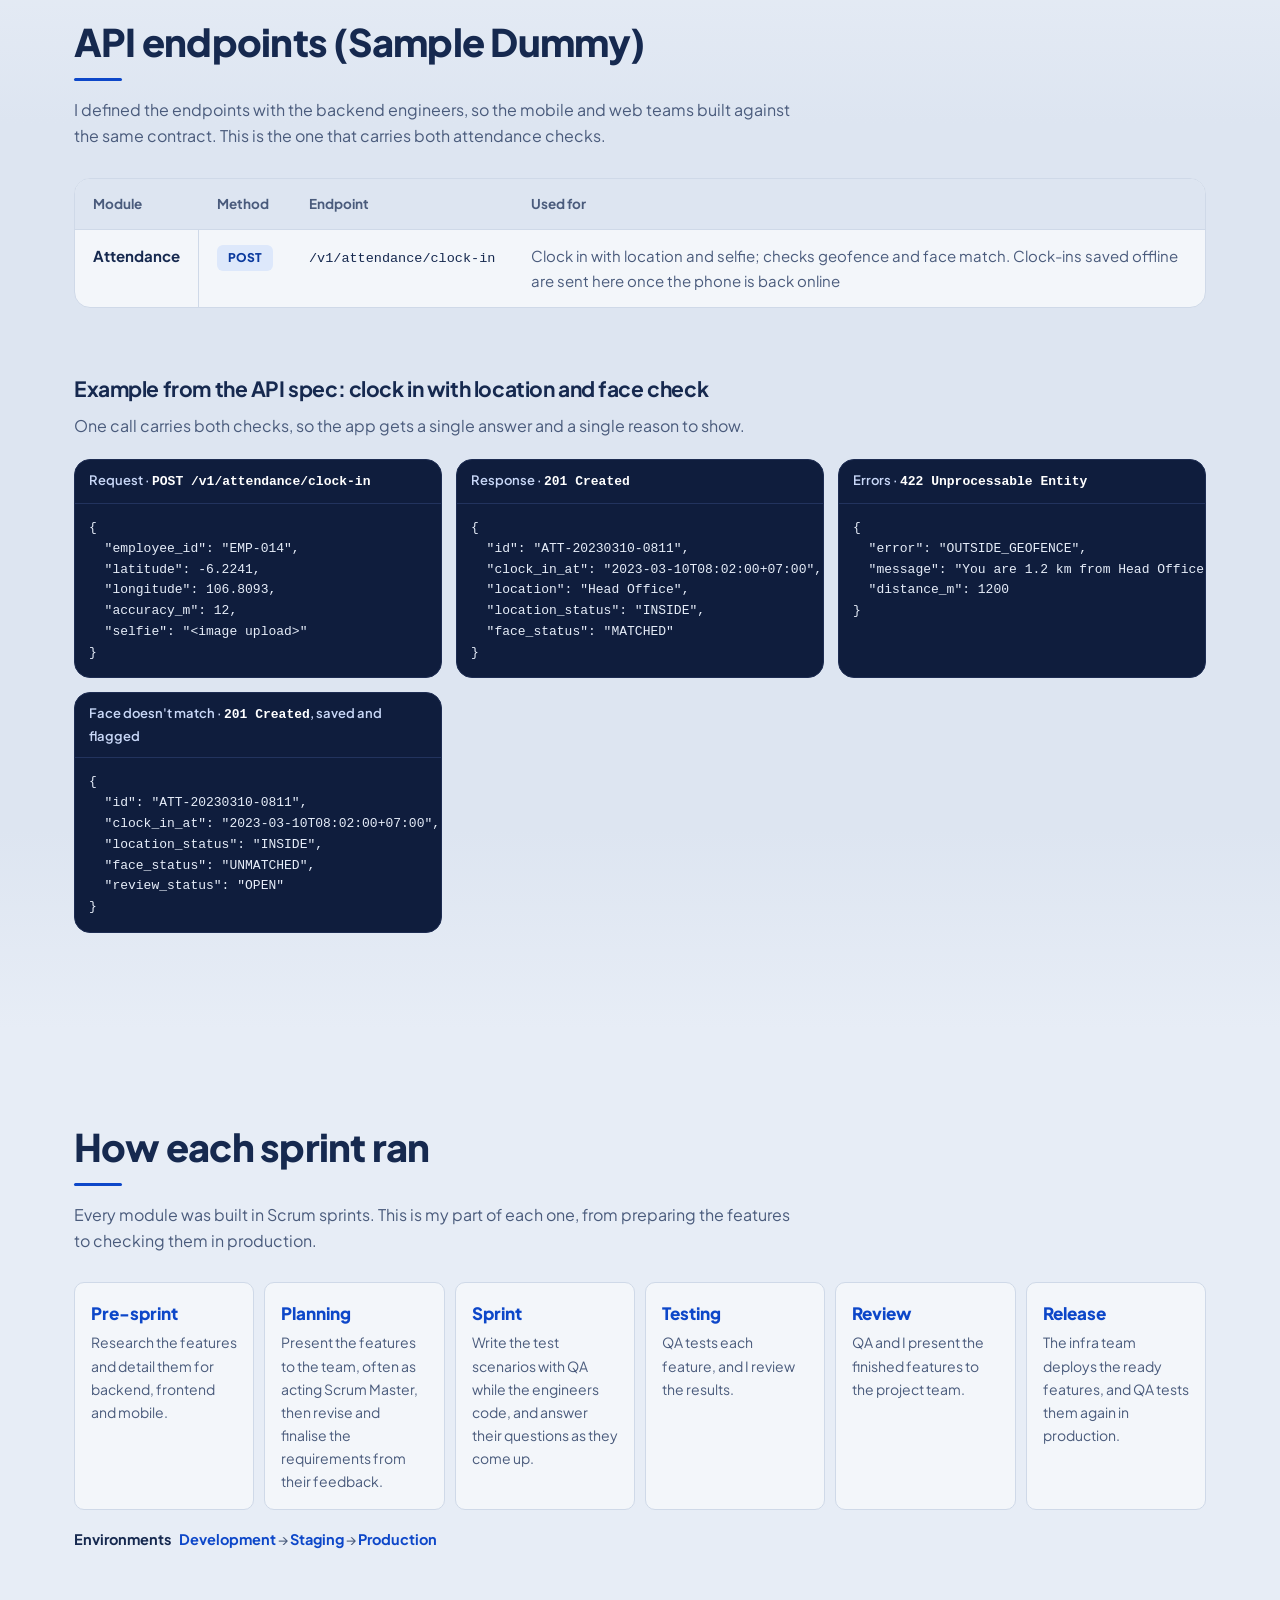
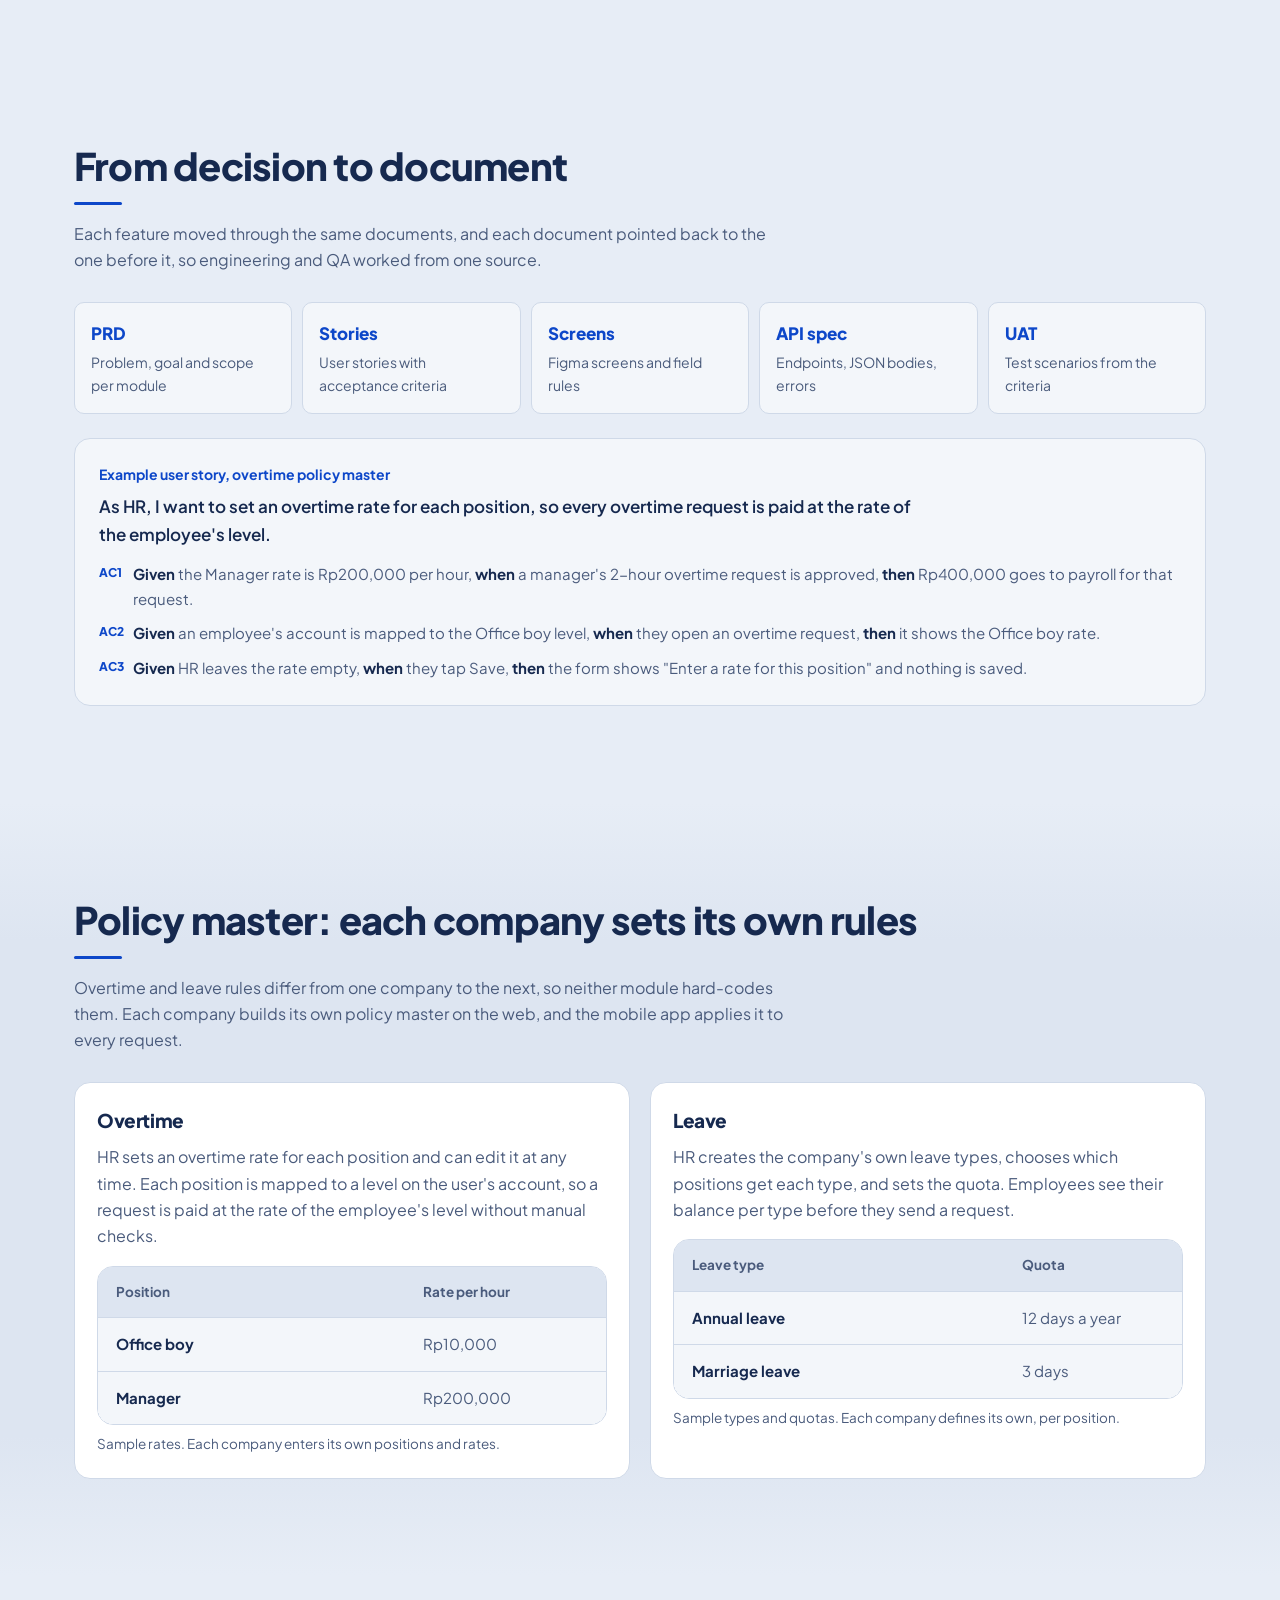
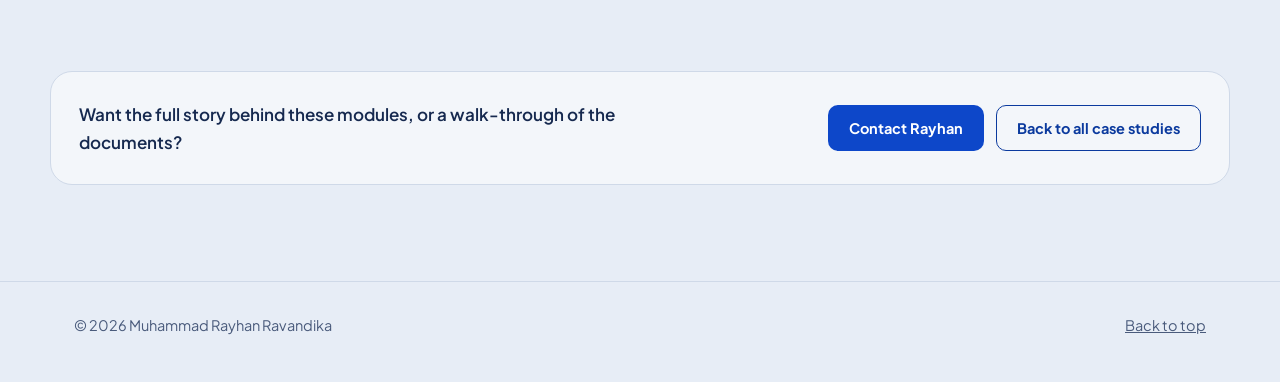
<file: hris.html>
<!DOCTYPE html>
<html lang="en">
<head>
  <meta charset="UTF-8" />
  <meta name="viewport" content="width=device-width, initial-scale=1.0, viewport-fit=cover" />
  <title>Jojonomic HRIS case study · Rayhan Ravandika</title>
  <meta name="description" content="Case study: leading the attendance, leave, overtime and task management modules of the Jojonomic HRIS on web and mobile, from UI design to API endpoints and documentation." />
  <meta name="theme-color" content="#0b3a9e" />
  <link rel="icon" href="data:image/svg+xml,<svg xmlns='http://www.w3.org/2000/svg' viewBox='0 0 64 64'><rect width='64' height='64' rx='14' fill='%230d47c9'/><text x='32' y='43' text-anchor='middle' font-family='Arial' font-weight='800' font-size='30' fill='white'>R.</text></svg>" />
  <link rel="preconnect" href="https://fonts.googleapis.com" />
  <link rel="preconnect" href="https://fonts.gstatic.com" crossorigin />
  <link href="https://fonts.googleapis.com/css2?family=Plus+Jakarta+Sans:wght@400;500;600;700;800&display=swap" rel="stylesheet" />
  <link rel="stylesheet" href="assets/styles.css" />
  <link rel="stylesheet" href="assets/case.css" />
</head>
<body>
  <a class="skip" href="#role">Skip to content</a>

  <header class="nav">
    <div class="wrap nav__inner">
      <a href="index.html" class="nav__logo" aria-label="Rayhan Ravandika, portfolio home">Rayhan<span aria-hidden="true">.</span></a>
      <a href="index.html#projects" class="nav__back">Back to portfolio</a>
    </div>
  </header>

  <main>
    <section class="case-hero tone-blue" aria-labelledby="caseTitle">
      <div class="wrap">
        <p class="case-hero__kicker">Case study · Jojonomic · 2022 to 2023</p>
        <h1 id="caseTitle">HRIS on web and mobile: attendance, leave, overtime and tasks</h1>
        <p class="case-hero__lede">I was the Product Owner for four HRIS modules. I designed the mobile and web screens, defined the API endpoints with the engineers, wrote it all into the product documents, and led the team from sprint planning to release.</p>

        <dl class="case-meta">
          <div><dt>Role</dt><dd>Associate Product Owner, HRIS</dd></div>
          <div><dt>Platforms</dt><dd>Mobile app for employees, web app for HR and approvers</dd></div>
          <div><dt>Modules</dt><dd>Attendance, leave, overtime, task management</dd></div>
          <div><dt>Worked with</dt><dd>CTO, VP, product and engineering</dd></div>
          <div><dt>Client work</dt><dd>Custom features for FWD Insurance</dd></div>
          <div><dt>Tech stack</dt><dd>Go, SQL Server, React (JavaScript), Flutter, AWS</dd></div>
        </dl>

        <nav class="toc" aria-label="On this page">
          <a href="#role">My role</a>
          <a href="#modules">Modules</a>
          <a href="#released">Released features</a>
          <a href="#fwd">FWD custom work</a>
          <a href="#design">UI design</a>
          <a href="#api">API endpoints</a>
          <a href="#sprint">Sprint workflow</a>
          <a href="#docs">Documentation</a>
          <a href="#policy">Policy master</a>
        </nav>
      </div>
    </section>

    <p class="wrap case-note" role="note">The screens and API examples on this page are recreated for the portfolio with sample data. Production screens and endpoints belong to Jojonomic.</p>

    <section class="section" id="problems" aria-labelledby="problemsTitle">
      <div class="wrap">
        <h2 class="title" id="problemsTitle">The problems I fixed</h2>
        <p class="intro">Client companies trusted the attendance log less and less, and their HR teams couldn't fit the leave rules to their own positions. These were the four problems I took on.</p>
        <div class="policy-grid">
          <div class="policy-card">
            <h3>Clocking in for a colleague</h3>
            <p><b>Problem.</b> Many employees of client companies clocked in for each other (titip absen).</p>
            <p><b>What I changed.</b> Face match at clock-in: every selfie is compared with the employee's registered photo.</p>
          </div>
          <div class="policy-card">
            <h3>Fake faces at check-in</h3>
            <p><b>Problem.</b> Many users checked in with a fake face: they held up a photo to the camera instead of taking a real selfie.</p>
            <p><b>What I changed.</b> A face that doesn't match is flagged: the date turns red in the employee's attendance list, and HR reviews it. A liveness check, asking the user to blink or turn their head, would stop a held-up photo before matching.</p>
          </div>
          <div class="policy-card">
            <h3>No idea where people clocked in</h3>
            <p><b>Problem.</b> HR couldn't see the location of a clock-in.</p>
            <p><b>What I changed.</b> Geofenced attendance: the app records the location and checks it against the work areas HR sets.</p>
          </div>
          <div class="policy-card">
            <h3>Leave rules that didn't fit</h3>
            <p><b>Problem.</b> Each client's HR needed leave types that depend on the employee's position.</p>
            <p><b>What I changed.</b> A leave policy master: each client's HR creates its own leave types per position.</p>
          </div>
        </div>
      </div>
    </section>

    <section class="section" id="role" aria-labelledby="roleTitle">
      <div class="wrap split">
        <div>
          <h2 class="title" id="roleTitle">What I owned</h2>
          <p class="intro">Four modules on two platforms. My job was to decide what we built, describe it precisely enough to build, and make sure it shipped working.</p>
        </div>
        <ol class="owned">
          <li><h3>Scope and backlog</h3><p>Roadmap, PRD and prioritised user stories for each module, agreed with the CTO, VP and product team.</p></li>
          <li><h3>UI design</h3><p>Mobile screens for employees and web screens for HR admins and approvers, designed in Figma.</p></li>
          <li><h3>API endpoints</h3><p>Endpoint list, request and response bodies, and error cases, written as a JSON API spec with the backend engineers.</p></li>
          <li><h3>Documentation</h3><p>Every decision went into the PRD, user stories with acceptance criteria, screen specs and the API spec, so engineering and QA worked from one source.</p></li>
          <li><h3>Delivery</h3><p>Sprint planning, reviews and requirement clarification, then QA, UAT and defect prioritisation before each release.</p></li>
        </ol>
      </div>
    </section>

    <section class="section tone-tint" id="modules" aria-labelledby="modulesTitle">
      <div class="wrap">
        <h2 class="title" id="modulesTitle">The four modules</h2>
        <p class="intro">Each module has two sides: what the employee does on the phone, and what HR or the approver does on the web.</p>
        <div class="table-scroll" tabindex="0" role="region" aria-label="Modules by platform, scrollable">
          <table class="modules">
            <thead>
              <tr><th scope="col">Module</th><th scope="col">Employee, mobile</th><th scope="col">HR and approvers, web</th></tr>
            </thead>
            <tbody>
              <tr><th scope="row">Attendance</th><td>Clock in and out inside the work area, with a face check, also without a connection (saved on the phone, sent once online), and see the monthly log</td><td>Set work locations, review face-check flags, fix missing clock-outs, export for payroll</td></tr>
              <tr><th scope="row">Leave</th><td>Check balance, request leave, follow approval status</td><td>Approve or reject, set leave types and balances, see who is out</td></tr>
              <tr><th scope="row">Overtime</th><td>Request overtime before working it, see approved hours</td><td>Approve requests, see overtime by department and month</td></tr>
              <tr><th scope="row">Task management</th><td>See assigned tasks, update status, add notes</td><td>Assign tasks, track progress by person and due date</td></tr>
            </tbody>
          </table>
        </div>
      </div>
    </section>

    <section class="section" id="released" aria-labelledby="releasedTitle">
      <div class="wrap">
        <h2 class="title" id="releasedTitle">Released features: attendance you can trust</h2>
        <p class="intro">Two features shipped to stop the most common attendance problems: clocking in from somewhere else, and clocking in for someone else. Every button on these screens works: try them.</p>

        <article class="feature" aria-labelledby="geoTitle">
          <div class="feature__text">
            <p class="feature__tag">Released · Attendance module</p>
            <h3 class="feature__title" id="geoTitle">Geofenced attendance</h3>
            <p><b>Problem.</b> Employees could clock in from home or on the way to the office, and HR had no way to tell from the log.</p>
            <p><b>How it works.</b> HR sets each work location on a map with a radius. When an employee taps Clock in, the app reads the phone's location. Inside the radius, the clock-in is saved with the location. Outside it, the app explains how far away they are and what to do next.</p>
            <ul class="feature__cases" aria-label="Cases the flow handles">
              <li>Location turned off: the app asks to turn it on before clocking in.</li>
              <li>Weak GPS signal: the app asks to wait a moment and try again.</li>
              <li>More than one office or site: the employee is checked against every location assigned to them.</li>
              <li>No internet connection: the app saves the clock-in on the phone, with its time and location, and sends it as soon as the phone is back online.</li>
            </ul>
          </div>

          <div class="feature__demo">
            <div class="seg" role="group" aria-label="Geofence screen state">
              <button type="button" aria-pressed="true" data-demo="geo" data-state="inside">Inside the area</button>
              <button type="button" aria-pressed="false" data-demo="geo" data-state="outside">Outside the area</button>
            </div>
            <figure class="phone-fig">
              <div class="phone" id="demo-geo" data-state="inside" role="group" aria-label="Clock-in screen with a map of the work area" aria-live="polite">
                <div class="phone__bar"><span>Clock in</span></div>
                <div class="phone__body">
                  <div class="map" aria-hidden="true">
                    <svg viewBox="0 0 220 130" preserveAspectRatio="xMidYMid slice">
                      <rect width="220" height="130" fill="#e8eef7" />
                      <path d="M0 40h220M0 95h220M60 0v130M150 0v130" stroke="#fff" stroke-width="9" />
                      <path d="M0 40h220M0 95h220M60 0v130M150 0v130" stroke="#d3dceb" stroke-width="1" />
                      <circle cx="105" cy="66" r="38" fill="rgba(13,71,201,0.14)" stroke="#0d47c9" stroke-width="1.5" stroke-dasharray="4 3" />
                      <rect x="96" y="57" width="18" height="18" rx="3" fill="#0d47c9" />
                      <g class="map__me"><circle r="6" fill="#16294f" stroke="#fff" stroke-width="2.5" /></g>
                    </svg>
                  </div>
                  <div class="m-card state-inside"><span class="m-sub">Head Office · inside the area</span><span class="m-big m-ok">35 m away</span></div>
                  <div class="m-card m-card--warn state-outside"><span class="m-sub">Head Office · outside the area</span><span class="m-big m-warn">1.2 km away</span></div>
                  <p class="m-msg state-outside">Move inside the area to clock in, or ask your manager to approve a field visit.</p>
                  <div class="m-row state-inside"><span>Shift</span><span>08:00 to 17:00</span></div>
                  <button type="button" class="m-btn state-inside" data-done="Clocked in at 08:02">Clock in</button>
                  <button type="button" class="m-btn m-btn--off state-outside" disabled>Clock in unavailable</button>
                </div>
              </div>
              <figcaption>Mobile clock-in. Sample data.</figcaption>
            </figure>
          </div>

          <figure class="browser-fig feature__web">
            <div class="browser" role="img" aria-label="Web settings: list of work locations with address and radius">
              <div class="browser__bar"><i></i><i></i><i></i><span>HRIS · Settings · Work locations</span></div>
              <div class="w-main">
                <div class="w-head"><strong>Work locations</strong><span class="w-chip">Add location</span></div>
                <div class="w-table w-table--3">
                  <div class="w-tr w-th"><span>Location</span><span>Radius</span><span>Assigned to</span></div>
                  <div class="w-tr"><span>Head Office</span><span>100 m</span><span>All office staff</span></div>
                  <div class="w-tr"><span>Warehouse</span><span>200 m</span><span>Operations team</span></div>
                  <div class="w-tr"><span>Branch office</span><span>100 m</span><span>Sales team</span></div>
                </div>
              </div>
            </div>
            <figcaption>Web: HR sets each location and its radius. Sample data.</figcaption>
          </figure>
        </article>

        <article class="feature" aria-labelledby="faceTitle">
          <div class="feature__text">
            <p class="feature__tag">Released · Attendance module</p>
            <h3 class="feature__title" id="faceTitle">Face match at clock-in</h3>
            <p><b>Problem.</b> Colleagues clocked in for each other (titip absen), so the log showed people at work who weren't there.</p>
            <p><b>How it works.</b> Each employee has a registered photo approved by HR. At clock-in the app takes a selfie and compares it with that photo. A match saves the clock-in. A face that doesn't match still saves the clock-in, but flags it: the employee sees the flag right after clocking in, the date gets a red border in their own attendance list, and HR reviews it.</p>
            <ul class="feature__cases" aria-label="Cases the flow handles">
              <li>No face in frame or the room is too dark: the app asks for a new photo before comparing.</li>
              <li>Face doesn't match: the clock-in is saved with an Unmatched flag, and that date shows a red border in the employee's attendance list until HR accepts or rejects it.</li>
              <li>Appearance changed, for example glasses or a new haircut: HR can approve a new registered photo.</li>
            </ul>
          </div>

          <div class="feature__demo">
            <div class="seg" role="group" aria-label="Face check screen state">
              <button type="button" aria-pressed="true" data-demo="face" data-state="match">Face matched</button>
              <button type="button" aria-pressed="false" data-demo="face" data-state="nomatch">Doesn't match</button>
            </div>
            <figure class="phone-fig">
              <div class="phone phone--tall" id="demo-face" data-state="match" role="group" aria-label="Face check screen at clock-in" aria-live="polite">
                <div class="phone__bar"><span>Face check</span></div>
                <div class="phone__body">
                  <div class="cam" aria-hidden="true">
                    <svg viewBox="0 0 120 120"><ellipse cx="60" cy="58" rx="34" ry="44" fill="none" stroke-width="3" class="cam__ring" stroke-dasharray="6 4" /><circle cx="60" cy="48" r="16" fill="#9fb1cf" /><path d="M30 104c4-20 18-30 30-30s26 10 30 30" fill="#9fb1cf" /></svg>
                  </div>
                  <div class="m-card state-match"><span class="m-sub">Face matches your registered photo</span><span class="m-big m-ok">Clocked in 08:02</span></div>
                  <div class="m-card m-card--warn state-nomatch"><span class="m-sub">Clocked in 08:02, flagged for HR review</span><span class="m-big m-warn">Unmatched</span></div>
                  <ul class="att-list" aria-label="Your attendance this week">
                    <li><span>Wed 8 Mar</span><span>08:01</span></li>
                    <li><span>Thu 9 Mar</span><span>07:58</span></li>
                    <li class="state-nomatch att-list__flag"><span>Fri 10 Mar</span><span>Unmatched</span></li>
                    <li class="state-match"><span>Fri 10 Mar</span><span>08:02</span></li>
                  </ul>
                  <button type="button" class="m-btn state-match" data-done="Saved to your log">Done</button>
                  <button type="button" class="m-btn state-nomatch" data-done="HR will review it">OK</button>
                </div>
              </div>
              <figcaption>Mobile face check and the employee's attendance list. Placeholder face, sample data.</figcaption>
            </figure>
          </div>

          <figure class="browser-fig feature__web">
            <div class="browser" role="group" aria-label="Web review queue: registered photo next to the clock-in photo, with accept and reject actions">
              <div class="browser__bar"><i></i><i></i><i></i><span>HRIS · Attendance · Face check review</span></div>
              <div class="w-main">
                <div class="w-head"><strong>Needs review</strong><span class="w-chip">3 open</span></div>
                <div class="review">
                  <div class="review__pair">
                    <div class="review__photo"><svg viewBox="0 0 60 60" aria-hidden="true"><circle cx="30" cy="24" r="10" fill="#9fb1cf" /><path d="M12 56c2-12 10-18 18-18s16 6 18 18" fill="#9fb1cf" /></svg><span>Registered photo</span></div>
                    <div class="review__photo"><svg viewBox="0 0 60 60" aria-hidden="true"><circle cx="30" cy="24" r="10" fill="#9fb1cf" /><path d="M12 56c2-12 10-18 18-18s16 6 18 18" fill="#9fb1cf" /></svg><span>Clock-in photo</span></div>
                  </div>
                  <div class="review__info">
                    <p><b>Employee 027</b> · Head Office · Today 08:04</p>
                    <p class="m-sub">Face didn't match at clock-in</p>
                    <span class="w-act"><button type="button" class="w-btn w-btn--primary" data-resolve="Clock-in accepted">Accept clock-in</button><button type="button" class="w-btn" data-resolve="Rejected" data-tone="late">Reject</button></span>
                  </div>
                </div>
              </div>
            </div>
            <figcaption>Web: HR compares both photos and decides. Placeholder faces, sample data.</figcaption>
          </figure>
        </article>
      </div>
    </section>

    <section class="section tone-tint" id="fwd" aria-labelledby="fwdTitle">
      <div class="wrap">
        <h2 class="title" id="fwdTitle">Custom work for FWD Insurance</h2>
        <p class="intro">FWD Insurance used the same HRIS, but some of its HR rules didn't fit the standard product. As Product Owner I took their requests, decided with the team what could be set up with configuration and what needed custom work, and delivered these three additions.</p>
        <div class="table-scroll" tabindex="0" role="region" aria-label="FWD requests compared with the standard HRIS, scrollable">
          <table class="modules">
            <thead>
              <tr><th scope="col">Request</th><th scope="col">Standard HRIS</th><th scope="col">Built for FWD</th></tr>
            </thead>
            <tbody>
              <tr><th scope="row">Overtime pay</th><td>One overtime rate, paid per hour</td><td>An overtime master by job position: HR sets a fixed overtime rate for each position, and requests are paid at the rate of the employee's position</td></tr>
              <tr><th scope="row">Attendance for agents</th><td>Clock in inside the employee's assigned work area</td><td>Insurance agents check in at each place they work from, and every check-in is saved with its location</td></tr>
              <tr><th scope="row">Meeting rooms</th><td>Not part of the product</td><td>A new module for booking meeting rooms</td></tr>
            </tbody>
          </table>
        </div>
        <p class="intro">FWD's actual rates and locations aren't shown here; they belong to FWD Insurance.</p>
      </div>
    </section>

    <section class="section" id="design" aria-labelledby="designTitle">
      <div class="wrap">
        <h2 class="title" id="designTitle">UI design: mobile and web</h2>
        <p class="intro">Mobile screens are built for one-handed use during the workday: the main action sits at the bottom, status sits at the top. Web screens are built for HR clearing a queue: filters first, one row per decision.</p>

        <h3 class="subtitle">Mobile app, employee</h3>
        <div class="phones">
          <figure class="phone-fig">
            <div class="phone" role="group" aria-label="Attendance screen">
              <div class="phone__bar"><span>Attendance</span></div>
              <div class="phone__body">
                <p class="m-label">Today, shift 08:00 to 17:00</p>
                <div class="m-card m-card--strong"><span class="m-big">08:02</span><span class="m-sub">Clocked in · location matched</span></div>
                <div class="m-row"><span>Break</span><span>12:00 to 13:00</span></div>
                <div class="m-row"><span>This month</span><span>18 of 21 days</span></div>
                <button type="button" class="m-btn" data-done="Clocked out at 17:05">Clock out</button>
              </div>
            </div>
            <figcaption>Attendance: one main action, status on top.</figcaption>
          </figure>

          <figure class="phone-fig">
            <div class="phone" role="group" aria-label="Leave request screen">
              <div class="phone__bar"><span>Leave</span></div>
              <div class="phone__body">
                <div class="m-card"><span class="m-sub">Annual leave left</span><span class="m-big">9 days</span></div>
                <div class="m-field"><span>Type</span><span>Annual leave</span></div>
                <div class="m-field"><span>Dates</span><span>2 days</span></div>
                <div class="m-field"><span>Reason</span><span class="m-muted">Optional</span></div>
                <div class="m-row"><span>Last request</span><span class="m-pill m-pill--wait">Waiting</span></div>
                <p class="m-msg" id="leave-sent" hidden>Sent. Your manager has it in the approval inbox.</p>
                <button type="button" class="m-btn" data-done="Request sent" data-reveal="#leave-sent">Send request</button>
              </div>
            </div>
            <figcaption>Leave: balance shown before the form, so nobody asks for days they don't have.</figcaption>
          </figure>

          <figure class="phone-fig">
            <div class="phone" role="group" aria-label="Overtime request screen">
              <div class="phone__bar"><span>Overtime</span></div>
              <div class="phone__body">
                <p class="m-label">Request before you work it</p>
                <div class="m-field"><span>Date</span><span>Today</span></div>
                <div class="m-field"><span>Planned</span><span>17:00 to 19:00</span></div>
                <div class="m-field"><span>Reason</span><span>Month-end closing</span></div>
                <div class="m-field"><span>Approver</span><span>Your manager</span></div>
                <button type="button" class="m-btn" data-done="Sent to your manager">Send for approval</button>
              </div>
            </div>
            <figcaption>Overtime: approval happens before the hours are worked.</figcaption>
          </figure>

          <figure class="phone-fig">
            <div class="phone" id="demo-task" data-state="todo" role="group" aria-label="Task list screen">
              <div class="phone__bar"><span>My tasks</span></div>
              <div class="phone__body">
                <div class="m-tabs" role="group" aria-label="Task status">
                  <button type="button" aria-pressed="true" data-demo="task" data-state="todo">To do</button><button type="button" aria-pressed="false" data-demo="task" data-state="doing">Doing</button><button type="button" aria-pressed="false" data-demo="task" data-state="done">Done</button>
                </div>
                <div class="m-task" data-when="todo"><span>Update vendor contract list</span><span class="m-sub">Due today</span></div>
                <div class="m-task" data-when="todo"><span>Check new hire documents</span><span class="m-sub">Due next week</span></div>
                <div class="m-task" data-when="doing" hidden><span>Prepare training material</span><span class="m-sub">Due Fri · 60% done</span></div>
                <div class="m-task" data-when="done" hidden><span>Submit monthly report</span><span class="m-sub">Done yesterday</span></div>
                <div class="m-task" data-when="done" hidden><span>Book meeting room</span><span class="m-sub">Done Mon</span></div>
              </div>
            </div>
            <figcaption>Tasks: grouped by status, due date on every row.</figcaption>
          </figure>
        </div>

        <h3 class="subtitle">Web app, HR and approvers</h3>
        <figure class="browser-fig">
          <div class="browser" role="group" aria-label="Web approval inbox">
            <div class="browser__bar"><i></i><i></i><i></i><span>HRIS · Approvals</span></div>
            <div class="browser__body">
              <aside class="w-side">
                <span class="is-on">Approvals</span><span>Attendance</span><span>Leave</span><span>Overtime</span><span>Tasks</span><span>Settings</span>
              </aside>
              <div class="w-main">
                <div class="w-head"><strong>Pending approvals</strong><span class="w-filters" role="group" aria-label="Filter requests"><button type="button" aria-pressed="true" data-filter="all" data-target="#inbox">All</button><button type="button" aria-pressed="false" data-filter="leave" data-target="#inbox">Leave</button><button type="button" aria-pressed="false" data-filter="overtime" data-target="#inbox">Overtime</button></span></div>
                <div class="w-table" id="inbox">
                  <div class="w-tr w-th"><span>Request</span><span>Employee</span><span>When</span><span>Action</span></div>
                  <div class="w-tr" data-type="leave"><span>Annual leave, 2 days</span><span>Employee 014</span><span>Next Mon to Tue</span><span class="w-act"><button type="button" class="w-btn w-btn--primary" data-resolve="Approved">Approve</button><button type="button" class="w-btn" data-resolve="Rejected" data-tone="late">Reject</button></span></div>
                  <div class="w-tr" data-type="overtime"><span>Overtime, 2 hours</span><span>Employee 027</span><span>Today 17:00</span><span class="w-act"><button type="button" class="w-btn w-btn--primary" data-resolve="Approved">Approve</button><button type="button" class="w-btn" data-resolve="Rejected" data-tone="late">Reject</button></span></div>
                  <div class="w-tr" data-type="leave"><span>Sick leave, 1 day</span><span>Employee 003</span><span>Yesterday</span><span class="w-act"><button type="button" class="w-btn w-btn--primary" data-resolve="Approved">Approve</button><button type="button" class="w-btn" data-resolve="Rejected" data-tone="late">Reject</button></span></div>
                </div>
              </div>
            </div>
          </div>
          <figcaption>Approval inbox: leave and overtime in one queue, so approvers clear everything in one place.</figcaption>
        </figure>
      </div>
    </section>

    <section class="section tone-tint" id="api" aria-labelledby="apiTitle">
      <div class="wrap">
        <h2 class="title" id="apiTitle">API endpoints</h2>
        <p class="intro">I defined the endpoints with the backend engineers, so the mobile and web teams built against the same contract. This is the one that carries both attendance checks.</p>
        <div class="table-scroll" tabindex="0" role="region" aria-label="Clock-in endpoint, scrollable">
          <table class="endpoints">
            <thead><tr><th scope="col">Module</th><th scope="col">Method</th><th scope="col">Endpoint</th><th scope="col">Used for</th></tr></thead>
            <tbody>
              <tr><th scope="row">Attendance</th><td><span class="verb verb--post">POST</span></td><td><code>/v1/attendance/clock-in</code></td><td>Clock in with location and selfie; checks geofence and face match. Clock-ins saved offline are sent here once the phone is back online</td></tr>
            </tbody>
          </table>
        </div>

        <h3 class="subtitle">Example from the API spec: clock in with location and face check</h3>
        <p class="intro intro--tight">One call carries both checks, so the app gets a single answer and a single reason to show.</p>
        <div class="code-grid">
          <figure class="code">
            <figcaption>Request · <code>POST /v1/attendance/clock-in</code></figcaption>
<pre tabindex="0"><code>{
  "employee_id": "EMP-014",
  "latitude": -6.2241,
  "longitude": 106.8093,
  "accuracy_m": 12,
  "selfie": "&lt;image upload&gt;"
}</code></pre>
          </figure>
          <figure class="code">
            <figcaption>Response · <code>201 Created</code></figcaption>
<pre tabindex="0"><code>{
  "id": "ATT-20230310-0811",
  "clock_in_at": "2023-03-10T08:02:00+07:00",
  "location": "Head Office",
  "location_status": "INSIDE",
  "face_status": "MATCHED"
}</code></pre>
          </figure>
          <figure class="code">
            <figcaption>Errors · <code>422 Unprocessable Entity</code></figcaption>
<pre tabindex="0"><code>{
  "error": "OUTSIDE_GEOFENCE",
  "message": "You are 1.2 km from Head Office.",
  "distance_m": 1200
}</code></pre>
          </figure>
          <figure class="code">
            <figcaption>Face doesn't match · <code>201 Created</code>, saved and flagged</figcaption>
<pre tabindex="0"><code>{
  "id": "ATT-20230310-0811",
  "clock_in_at": "2023-03-10T08:02:00+07:00",
  "location_status": "INSIDE",
  "face_status": "UNMATCHED",
  "review_status": "OPEN"
}</code></pre>
          </figure>
        </div>

      </div>
    </section>

    <section class="section" id="sprint" aria-labelledby="sprintTitle">
      <div class="wrap">
        <h2 class="title" id="sprintTitle">How each sprint ran</h2>
        <p class="intro">Every module was built in Scrum sprints. This is my part of each one, from preparing the features to checking them in production.</p>
        <ol class="trail trail--6">
          <li><span class="trail__code">Pre-sprint</span><span>Research the features and detail them for backend, frontend and mobile.</span></li>
          <li><span class="trail__code">Planning</span><span>Present the features to the team, often as acting Scrum Master, then revise and finalise the requirements from their feedback.</span></li>
          <li><span class="trail__code">Sprint</span><span>Write the test scenarios with QA while the engineers code, and answer their questions as they come up.</span></li>
          <li><span class="trail__code">Testing</span><span>QA tests each feature, and I review the results.</span></li>
          <li><span class="trail__code">Review</span><span>QA and I present the finished features to the project team.</span></li>
          <li><span class="trail__code">Release</span><span>The infra team deploys the ready features, and QA tests them again in production.</span></li>
        </ol>
        <p class="envs"><span>Environments</span> <b>Development</b> → <b>Staging</b> → <b>Production</b></p>
      </div>
    </section>

    <section class="section" id="docs" aria-labelledby="docsTitle">
      <div class="wrap">
        <h2 class="title" id="docsTitle">From decision to document</h2>
        <p class="intro">Each feature moved through the same documents, and each document pointed back to the one before it, so engineering and QA worked from one source.</p>
        <ol class="trail">
          <li><span class="trail__code">PRD</span><span>Problem, goal and scope per module</span></li>
          <li><span class="trail__code">Stories</span><span>User stories with acceptance criteria</span></li>
          <li><span class="trail__code">Screens</span><span>Figma screens and field rules</span></li>
          <li><span class="trail__code">API spec</span><span>Endpoints, JSON bodies, errors</span></li>
          <li><span class="trail__code">UAT</span><span>Test scenarios from the criteria</span></li>
        </ol>

        <div class="story panel">
          <p class="story__label">Example user story, overtime policy master</p>
          <p class="story__text">As HR, I want to set an overtime rate for each position, so every overtime request is paid at the rate of the employee's level.</p>
          <ol class="ac">
            <li><b>Given</b> the Manager rate is Rp200,000 per hour, <b>when</b> a manager's 2-hour overtime request is approved, <b>then</b> Rp400,000 goes to payroll for that request.</li>
            <li><b>Given</b> an employee's account is mapped to the Office boy level, <b>when</b> they open an overtime request, <b>then</b> it shows the Office boy rate.</li>
            <li><b>Given</b> HR leaves the rate empty, <b>when</b> they tap Save, <b>then</b> the form shows "Enter a rate for this position" and nothing is saved.</li>
          </ol>
        </div>
      </div>
    </section>

    <section class="section tone-tint" id="policy" aria-labelledby="policyTitle">
      <div class="wrap">
        <h2 class="title" id="policyTitle">Policy master: each company sets its own rules</h2>
        <p class="intro">Overtime and leave rules differ from one company to the next, so neither module hard-codes them. Each company builds its own policy master on the web, and the mobile app applies it to every request.</p>
        <div class="policy-grid">
          <div class="policy-card">
            <h3>Overtime</h3>
            <p>HR sets an overtime rate for each position and can edit it at any time. Each position is mapped to a level on the user's account, so a request is paid at the rate of the employee's level without manual checks.</p>
            <div class="table-scroll" tabindex="0" role="region" aria-label="Sample overtime rates by position, scrollable">
              <table class="modules">
                <thead><tr><th scope="col">Position</th><th scope="col">Rate per hour</th></tr></thead>
                <tbody>
                  <tr><th scope="row">Office boy</th><td>Rp10,000</td></tr>
                  <tr><th scope="row">Manager</th><td>Rp200,000</td></tr>
                </tbody>
              </table>
            </div>
            <p class="policy-note">Sample rates. Each company enters its own positions and rates.</p>
          </div>
          <div class="policy-card">
            <h3>Leave</h3>
            <p>HR creates the company's own leave types, chooses which positions get each type, and sets the quota. Employees see their balance per type before they send a request.</p>
            <div class="table-scroll" tabindex="0" role="region" aria-label="Sample leave types and quotas, scrollable">
              <table class="modules">
                <thead><tr><th scope="col">Leave type</th><th scope="col">Quota</th></tr></thead>
                <tbody>
                  <tr><th scope="row">Annual leave</th><td>12 days a year</td></tr>
                  <tr><th scope="row">Marriage leave</th><td>3 days</td></tr>
                </tbody>
              </table>
            </div>
            <p class="policy-note">Sample types and quotas. Each company defines its own, per position.</p>
          </div>
        </div>
      </div>
    </section>

    <section class="section">
      <div class="wrap case-end">
        <p>Want the full story behind these modules, or a walk-through of the documents?</p>
        <div class="case-end__actions">
          <a class="btn btn--primary" href="index.html#contact">Contact Rayhan</a>
          <a class="btn btn--ghost-dark" href="index.html#projects">Back to all case studies</a>
        </div>
      </div>
    </section>
  </main>

  <footer class="foot">
    <div class="wrap foot__inner">
      <span>© <span id="year">2026</span> Muhammad Rayhan Ravandika</span>
      <a href="#caseTitle">Back to top</a>
    </div>
  </footer>

  <script src="assets/demo.js" defer></script>
  <script src="assets/edits.js" defer></script>
  <script src="assets/cms.js" defer></script>
</body>
</html>
</file>
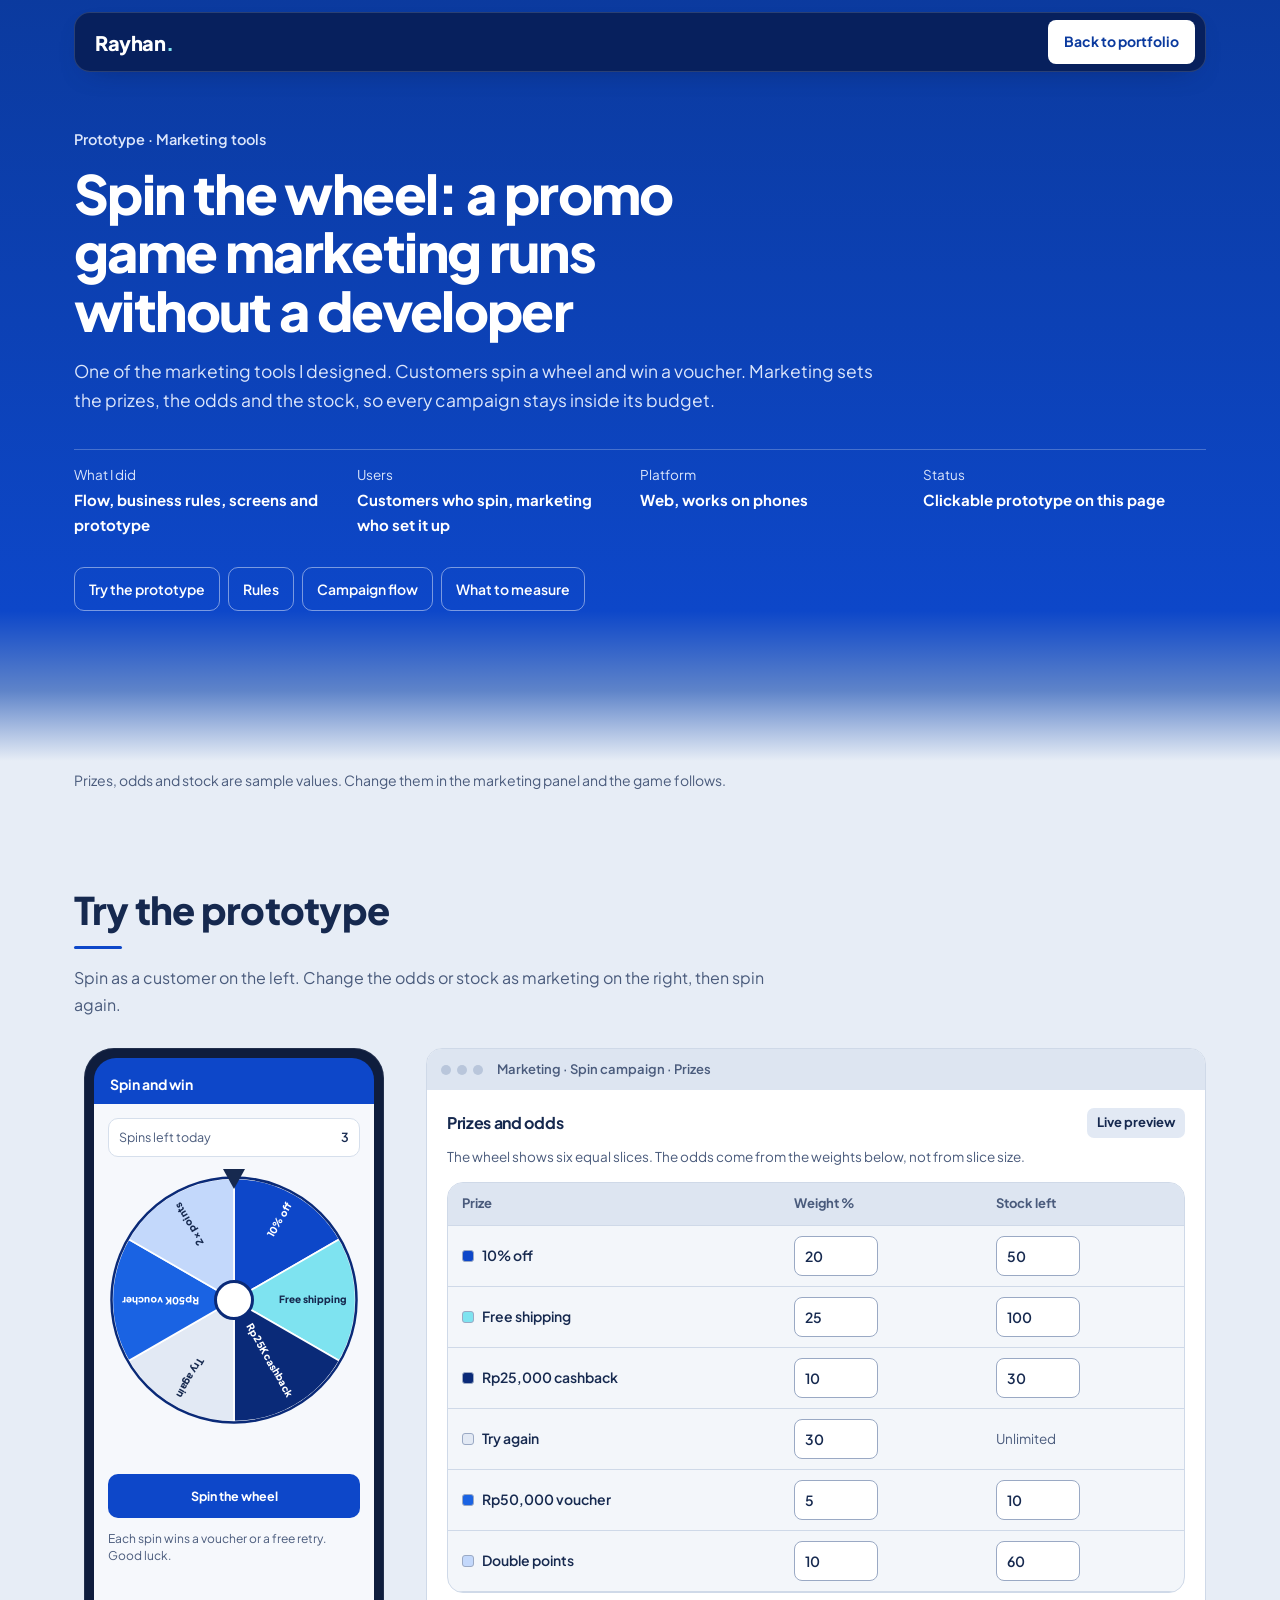
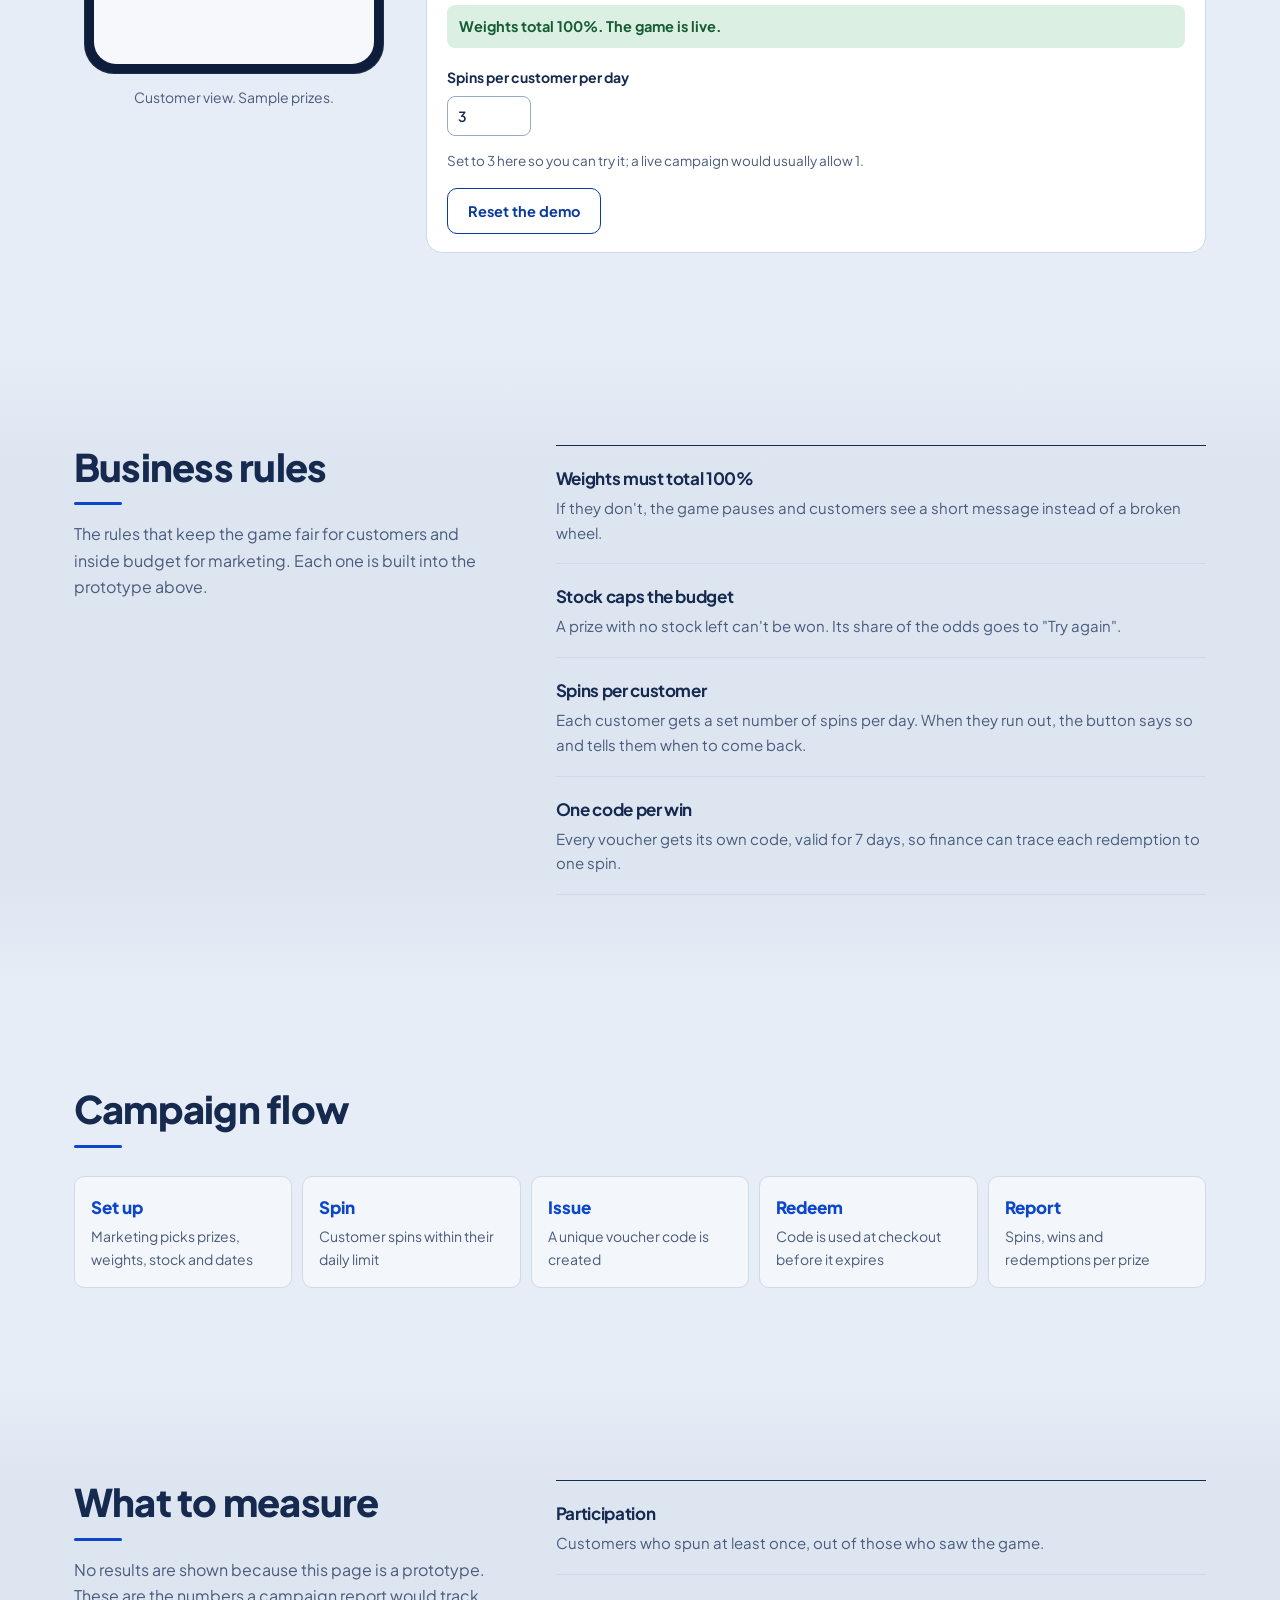
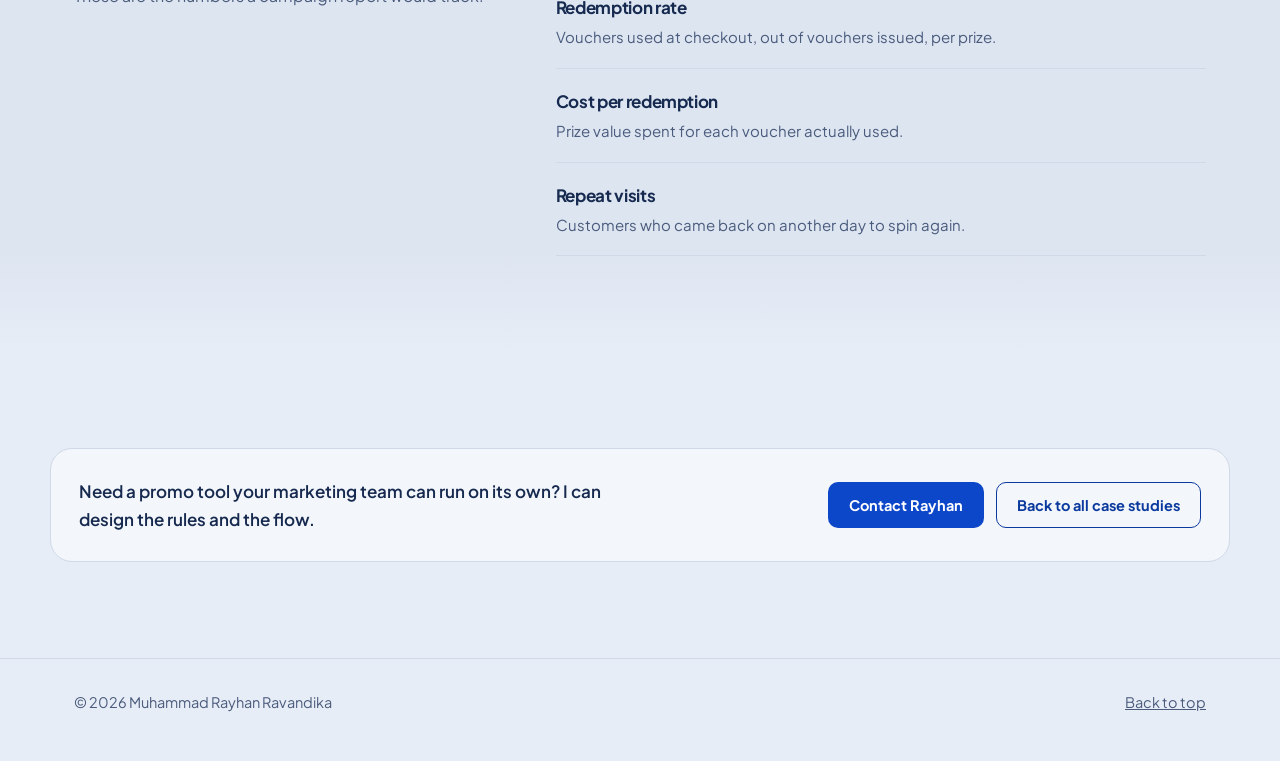
<file: marketing.html>
<!DOCTYPE html>
<html lang="en">
<head>
  <meta charset="UTF-8" />
  <meta name="viewport" content="width=device-width, initial-scale=1.0, viewport-fit=cover" />
  <title>Spin the wheel prototype · Rayhan Ravandika</title>
  <meta name="description" content="Clickable prototype of a marketing tool: a spin-the-wheel promo game with prizes, odds and stock that marketing sets without a developer." />
  <meta name="theme-color" content="#0b3a9e" />
  <link rel="icon" href="data:image/svg+xml,<svg xmlns='http://www.w3.org/2000/svg' viewBox='0 0 64 64'><rect width='64' height='64' rx='14' fill='%230d47c9'/><text x='32' y='43' text-anchor='middle' font-family='Arial' font-weight='800' font-size='30' fill='white'>R.</text></svg>" />
  <link rel="preconnect" href="https://fonts.googleapis.com" />
  <link rel="preconnect" href="https://fonts.gstatic.com" crossorigin />
  <link href="https://fonts.googleapis.com/css2?family=Plus+Jakarta+Sans:wght@400;500;600;700;800&display=swap" rel="stylesheet" />
  <link rel="stylesheet" href="assets/styles.css" />
  <link rel="stylesheet" href="assets/case.css" />
</head>
<body>
  <a class="skip" href="#prototype">Skip to the prototype</a>

  <header class="nav">
    <div class="wrap nav__inner">
      <a href="index.html" class="nav__logo" aria-label="Rayhan Ravandika, portfolio home">Rayhan<span aria-hidden="true">.</span></a>
      <a href="index.html#projects" class="nav__back">Back to portfolio</a>
    </div>
  </header>

  <main>
    <section class="case-hero tone-blue" aria-labelledby="caseTitle">
      <div class="wrap">
        <p class="case-hero__kicker">Prototype · Marketing tools</p>
        <h1 id="caseTitle">Spin the wheel: a promo game marketing runs without a developer</h1>
        <p class="case-hero__lede">One of the marketing tools I designed. Customers spin a wheel and win a voucher. Marketing sets the prizes, the odds and the stock, so every campaign stays inside its budget.</p>

        <dl class="case-meta">
          <div><dt>What I did</dt><dd>Flow, business rules, screens and prototype</dd></div>
          <div><dt>Users</dt><dd>Customers who spin, marketing who set it up</dd></div>
          <div><dt>Platform</dt><dd>Web, works on phones</dd></div>
          <div><dt>Status</dt><dd>Clickable prototype on this page</dd></div>
        </dl>

        <nav class="toc" aria-label="On this page">
          <a href="#prototype">Try the prototype</a>
          <a href="#rules">Rules</a>
          <a href="#flow">Campaign flow</a>
          <a href="#measure">What to measure</a>
        </nav>
      </div>
    </section>

    <p class="wrap case-note" role="note">Prizes, odds and stock are sample values. Change them in the marketing panel and the game follows.</p>

    <section class="section" id="prototype" aria-labelledby="protoTitle">
      <div class="wrap">
        <h2 class="title" id="protoTitle">Try the prototype</h2>
        <p class="intro">Spin as a customer on the left. Change the odds or stock as marketing on the right, then spin again.</p>

        <div class="mkt" id="mkt">
          <figure class="phone-fig mkt__customer">
            <div class="phone phone--tall" role="group" aria-labelledby="custTitle">
              <div class="phone__bar"><span id="custTitle">Spin and win</span></div>
              <div class="phone__body mkt__body">
                <p class="m-row"><span>Spins left today</span><span id="spinsLeft">3</span></p>
                <div class="wheel" aria-hidden="true">
                  <span class="wheel__pointer"></span>
                  <svg viewBox="0 0 300 300" id="wheel"></svg>
                  <span class="wheel__hub"></span>
                </div>
                <button type="button" class="m-btn" id="spinBtn">Spin the wheel</button>
                <div class="mkt__result" id="result" role="status" aria-live="polite">
                  <p class="m-msg" id="resultIdle">Each spin wins a voucher or a free retry. Good luck.</p>
                </div>
              </div>
            </div>
            <figcaption>Customer view. Sample prizes.</figcaption>
          </figure>

          <section class="mkt__admin" aria-labelledby="adminTitle">
            <div class="browser">
              <div class="browser__bar"><i></i><i></i><i></i><span>Marketing · Spin campaign · Prizes</span></div>
              <div class="w-main">
                <div class="w-head"><h3 class="mkt__h" id="adminTitle">Prizes and odds</h3><span class="w-chip">Live preview</span></div>
                <p class="mkt__hint">The wheel shows six equal slices. The odds come from the weights below, not from slice size.</p>
                <div class="table-scroll mkt__scroll" tabindex="0" role="region" aria-label="Prize settings, scrollable">
                  <table class="mkt__table">
                    <thead><tr><th scope="col">Prize</th><th scope="col">Weight %</th><th scope="col">Stock left</th></tr></thead>
                    <tbody id="prizeRows"></tbody>
                  </table>
                </div>
                <p class="mkt__total" id="weightStatus" role="status" aria-live="polite"></p>
                <div class="mkt__settings">
                  <label for="spinsPer">Spins per customer per day</label>
                  <input type="number" id="spinsPer" min="1" max="10" value="3" inputmode="numeric" />
                  <p class="mkt__hint">Set to 3 here so you can try it; a live campaign would usually allow 1.</p>
                </div>
                <button type="button" class="btn btn--ghost-dark mkt__reset" id="resetBtn">Reset the demo</button>
              </div>
            </div>
          </section>
        </div>
      </div>
    </section>

    <section class="section tone-tint" id="rules" aria-labelledby="rulesTitle">
      <div class="wrap split">
        <div>
          <h2 class="title" id="rulesTitle">Business rules</h2>
          <p class="intro">The rules that keep the game fair for customers and inside budget for marketing. Each one is built into the prototype above.</p>
        </div>
        <ol class="owned">
          <li><h3>Weights must total 100%</h3><p>If they don't, the game pauses and customers see a short message instead of a broken wheel.</p></li>
          <li><h3>Stock caps the budget</h3><p>A prize with no stock left can't be won. Its share of the odds goes to "Try again".</p></li>
          <li><h3>Spins per customer</h3><p>Each customer gets a set number of spins per day. When they run out, the button says so and tells them when to come back.</p></li>
          <li><h3>One code per win</h3><p>Every voucher gets its own code, valid for 7 days, so finance can trace each redemption to one spin.</p></li>
        </ol>
      </div>
    </section>

    <section class="section" id="flow" aria-labelledby="flowTitle">
      <div class="wrap">
        <h2 class="title" id="flowTitle">Campaign flow</h2>
        <ol class="trail">
          <li><span class="trail__code">Set up</span><span>Marketing picks prizes, weights, stock and dates</span></li>
          <li><span class="trail__code">Spin</span><span>Customer spins within their daily limit</span></li>
          <li><span class="trail__code">Issue</span><span>A unique voucher code is created</span></li>
          <li><span class="trail__code">Redeem</span><span>Code is used at checkout before it expires</span></li>
          <li><span class="trail__code">Report</span><span>Spins, wins and redemptions per prize</span></li>
        </ol>
      </div>
    </section>

    <section class="section tone-tint" id="measure" aria-labelledby="measureTitle">
      <div class="wrap split">
        <div>
          <h2 class="title" id="measureTitle">What to measure</h2>
          <p class="intro">No results are shown because this page is a prototype. These are the numbers a campaign report would track.</p>
        </div>
        <ul class="owned">
          <li><h3>Participation</h3><p>Customers who spun at least once, out of those who saw the game.</p></li>
          <li><h3>Redemption rate</h3><p>Vouchers used at checkout, out of vouchers issued, per prize.</p></li>
          <li><h3>Cost per redemption</h3><p>Prize value spent for each voucher actually used.</p></li>
          <li><h3>Repeat visits</h3><p>Customers who came back on another day to spin again.</p></li>
        </ul>
      </div>
    </section>

    <section class="section">
      <div class="wrap case-end">
        <p>Need a promo tool your marketing team can run on its own? I can design the rules and the flow.</p>
        <div class="case-end__actions">
          <a class="btn btn--primary" href="index.html#contact">Contact Rayhan</a>
          <a class="btn btn--ghost-dark" href="index.html#projects">Back to all case studies</a>
        </div>
      </div>
    </section>
  </main>

  <footer class="foot">
    <div class="wrap foot__inner">
      <span>© 2026 Muhammad Rayhan Ravandika</span>
      <a href="#caseTitle">Back to top</a>
    </div>
  </footer>

  <script src="assets/marketing.js" defer></script>
  <script src="assets/edits.js" defer></script>
  <script src="assets/cms.js" defer></script>
</body>
</html>
</file>
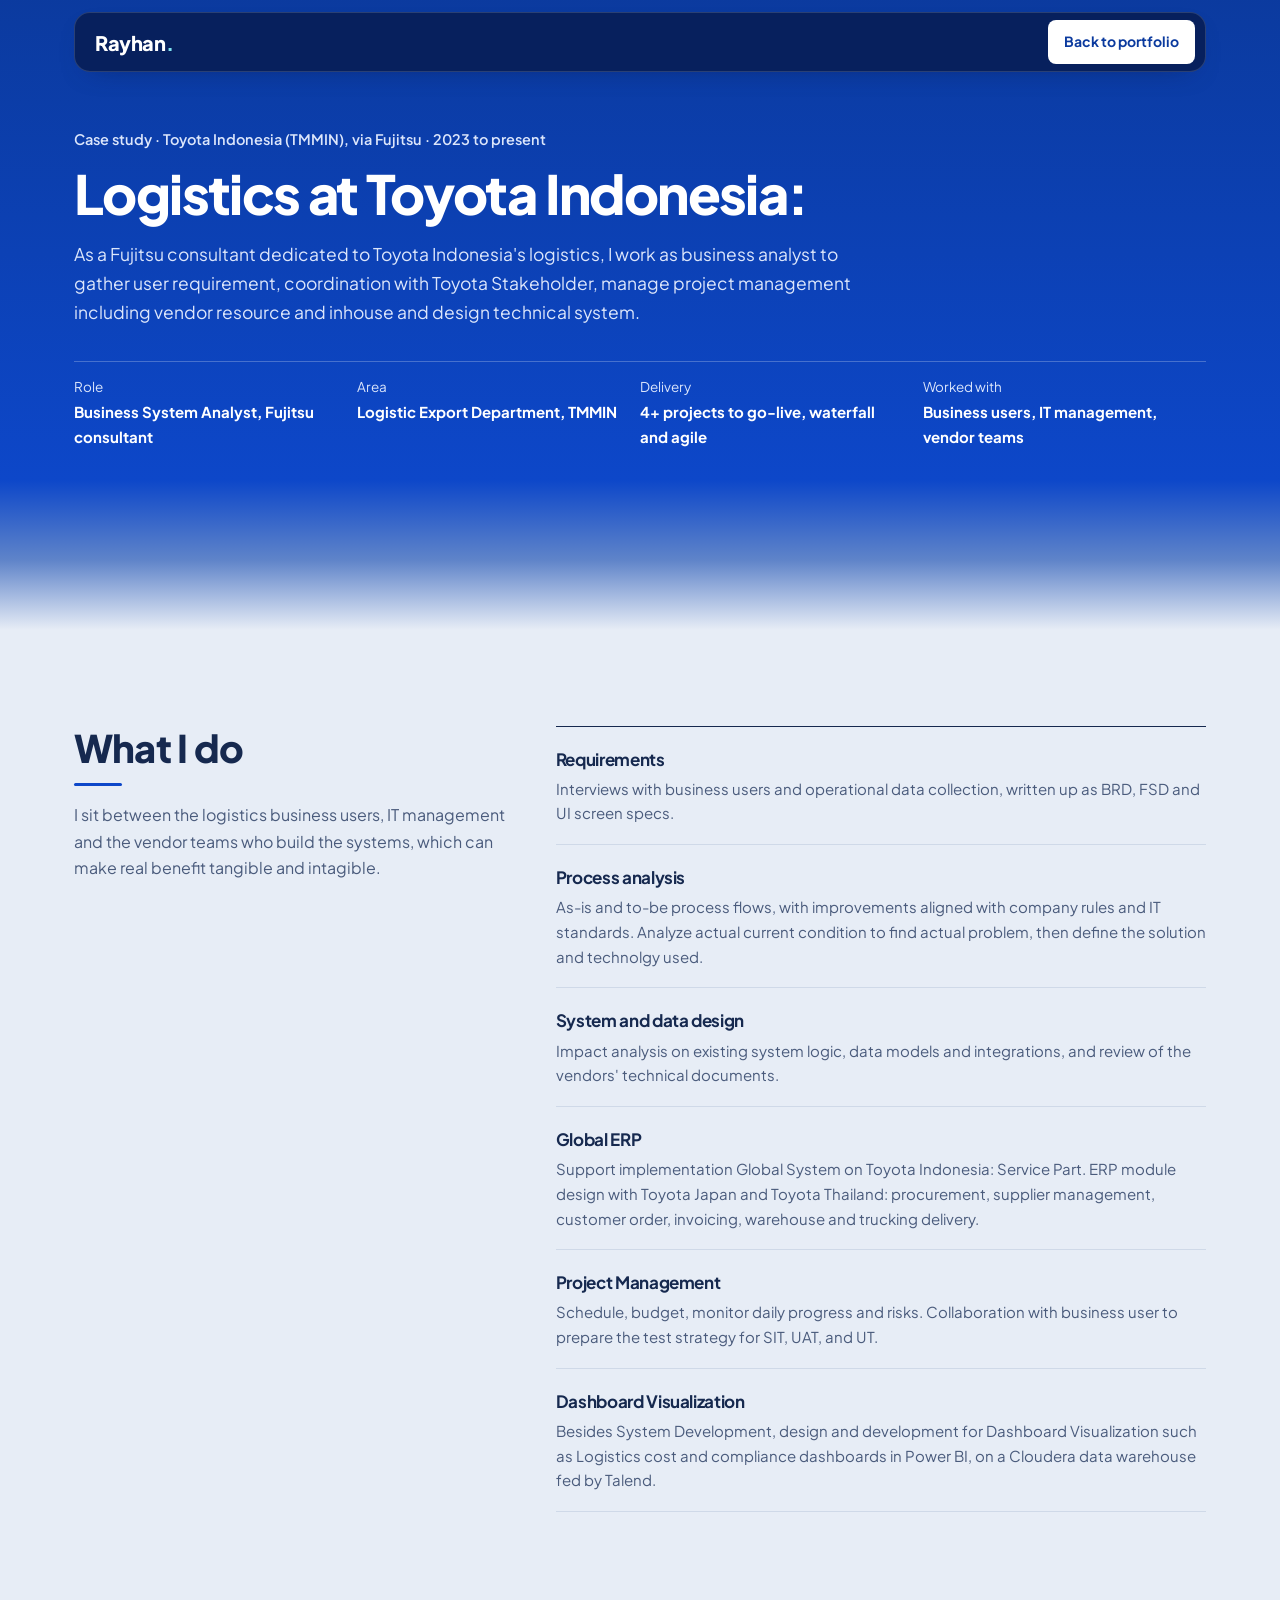
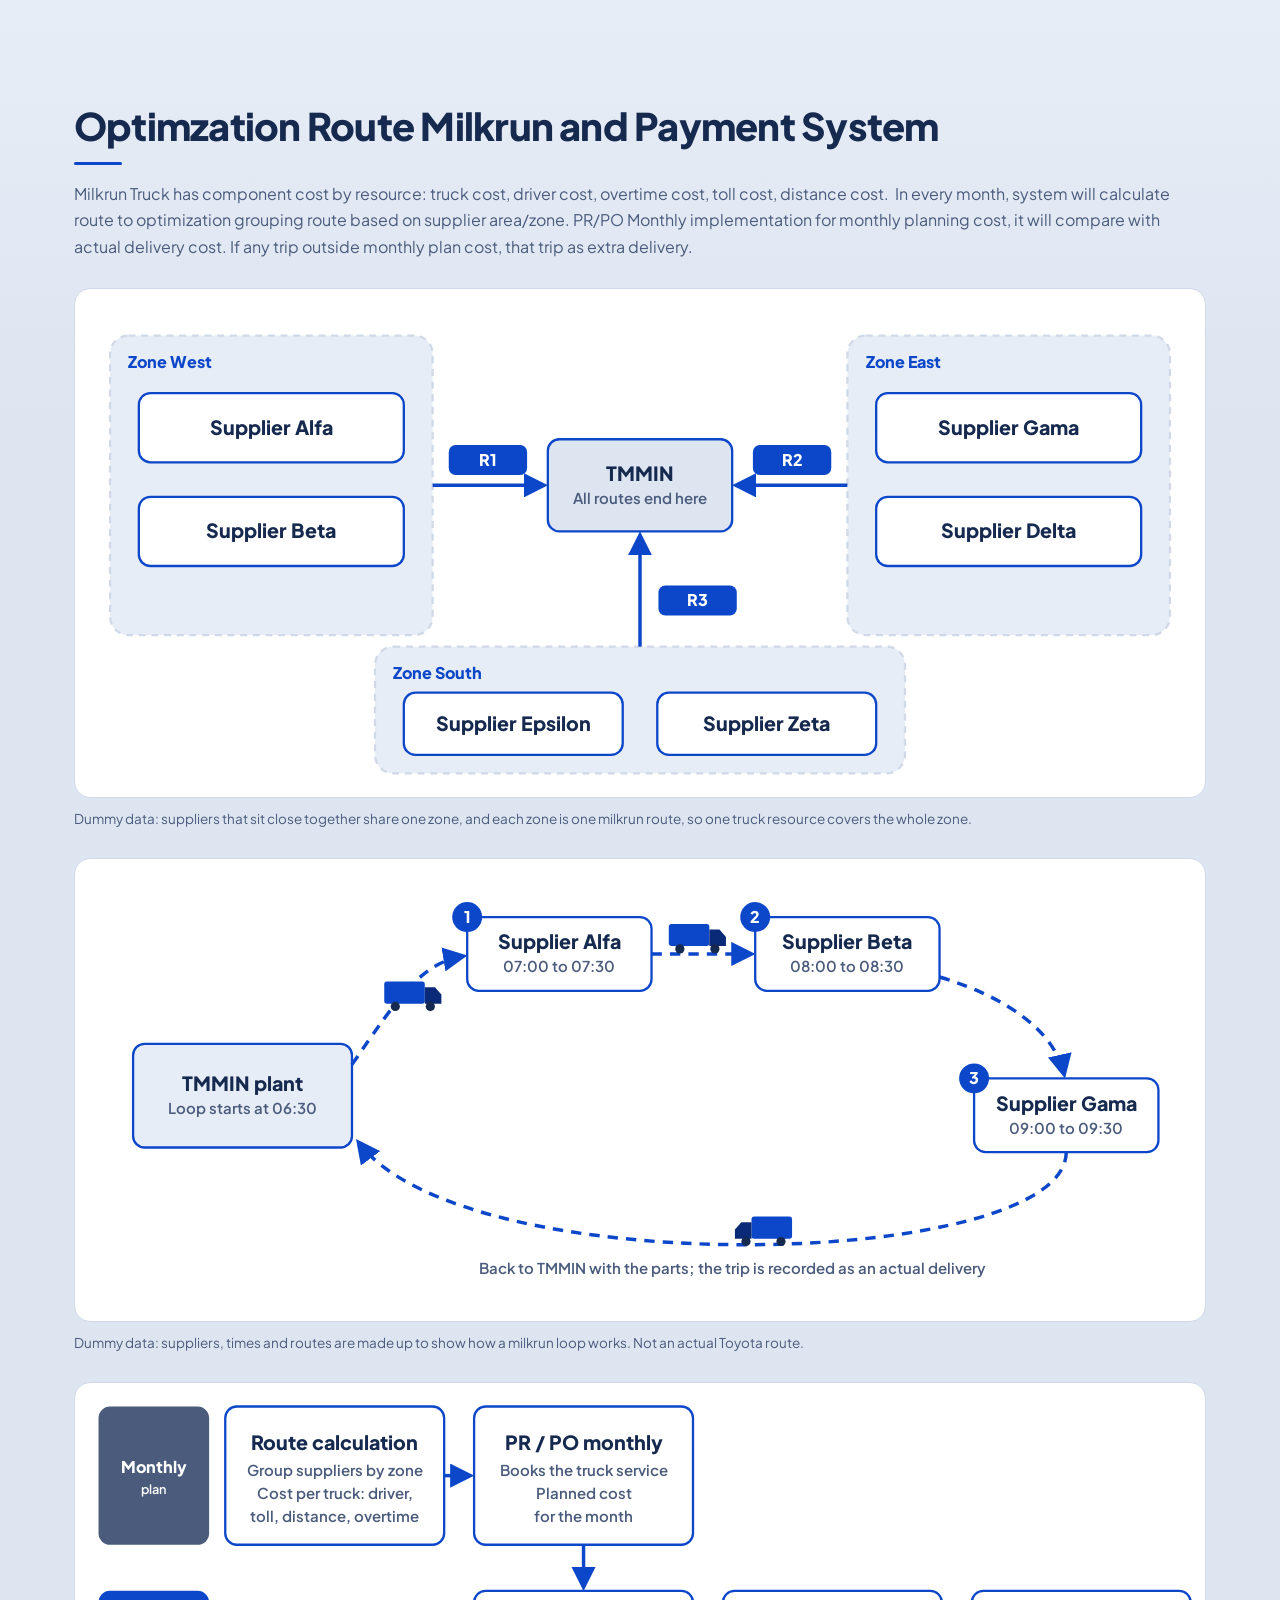
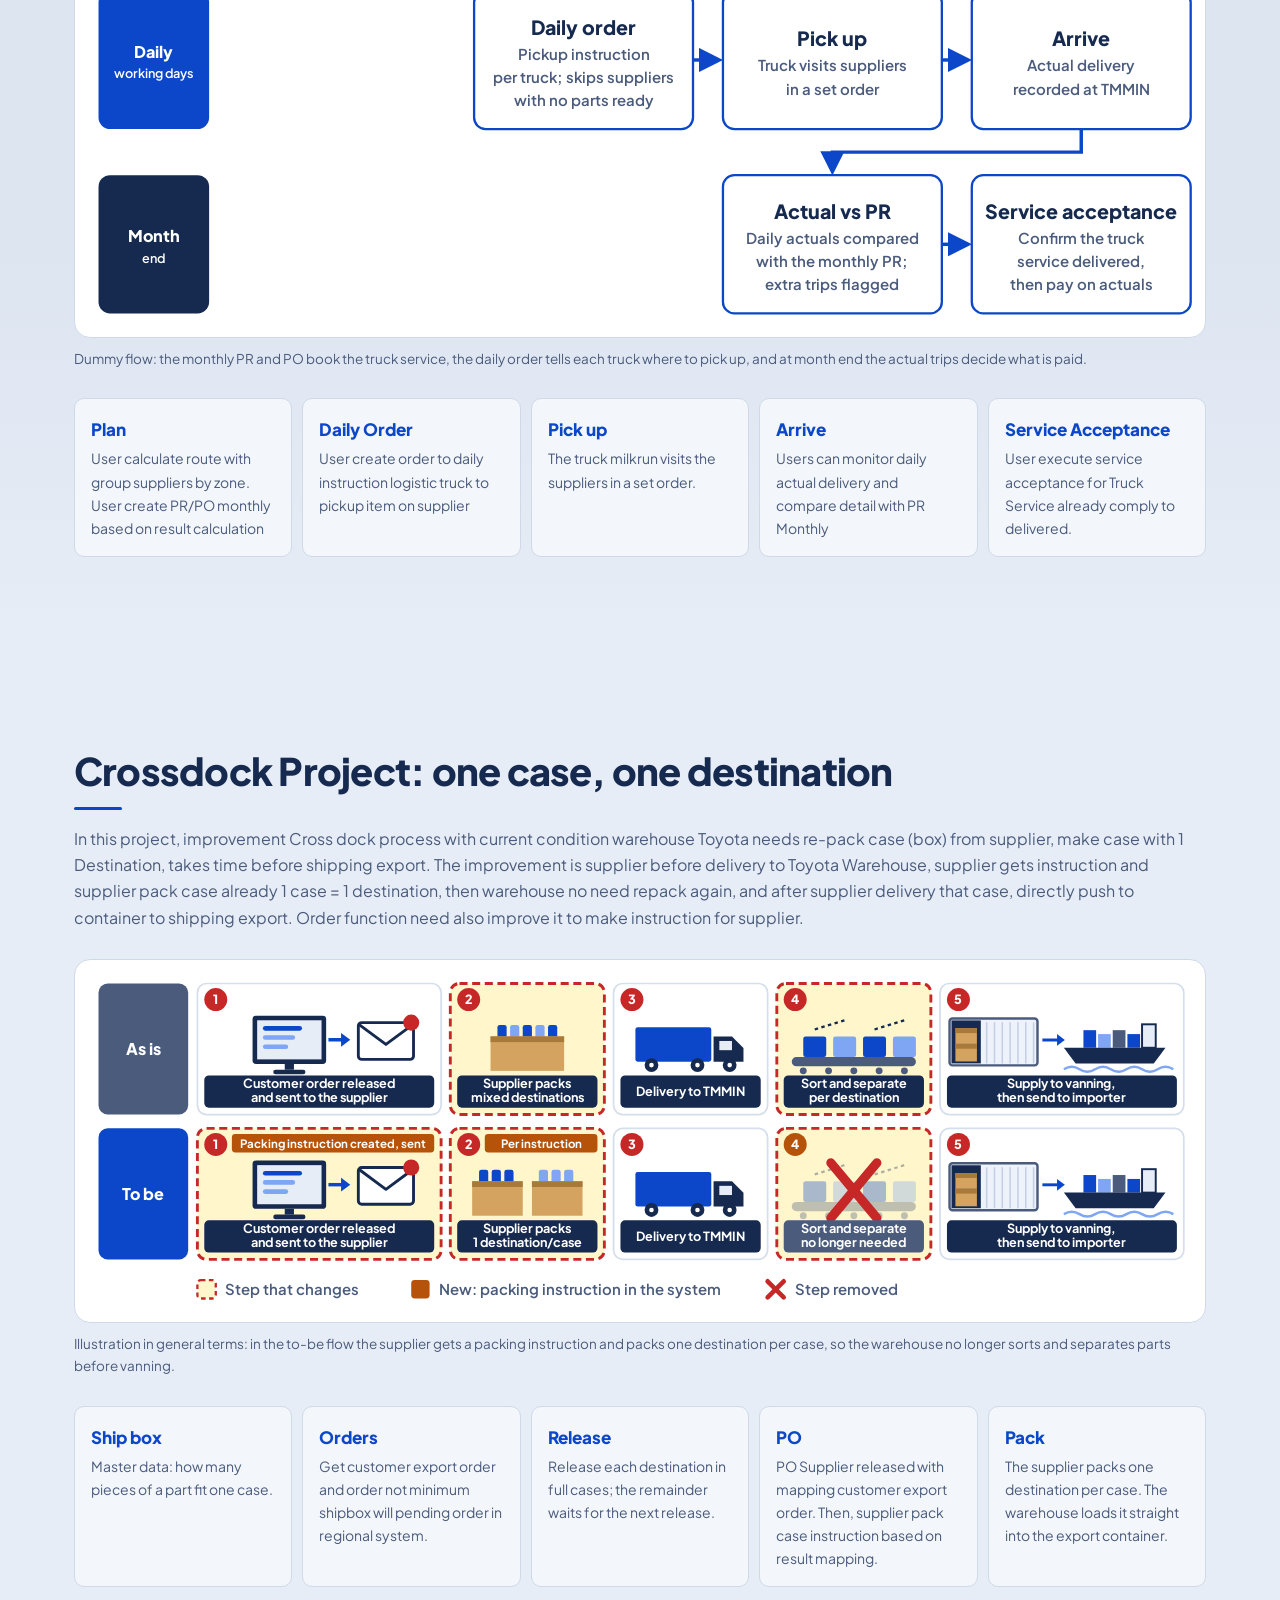
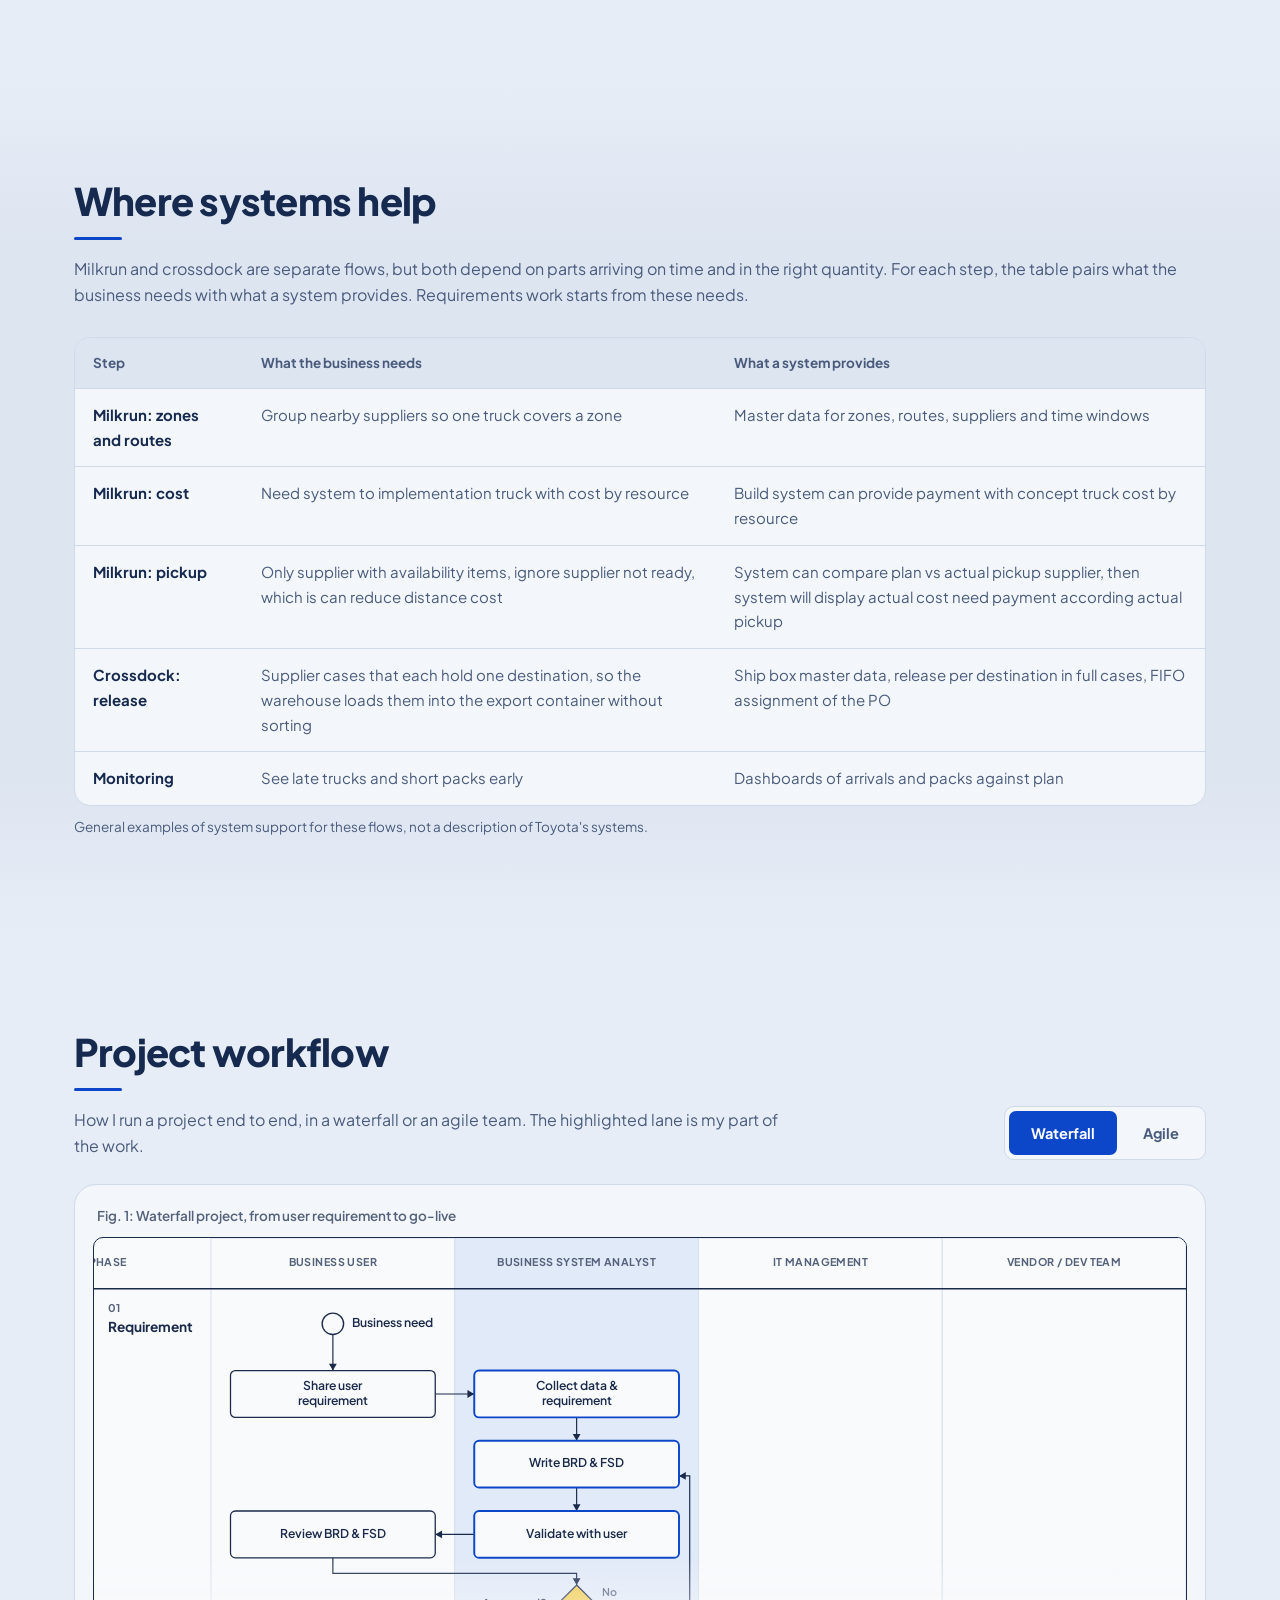
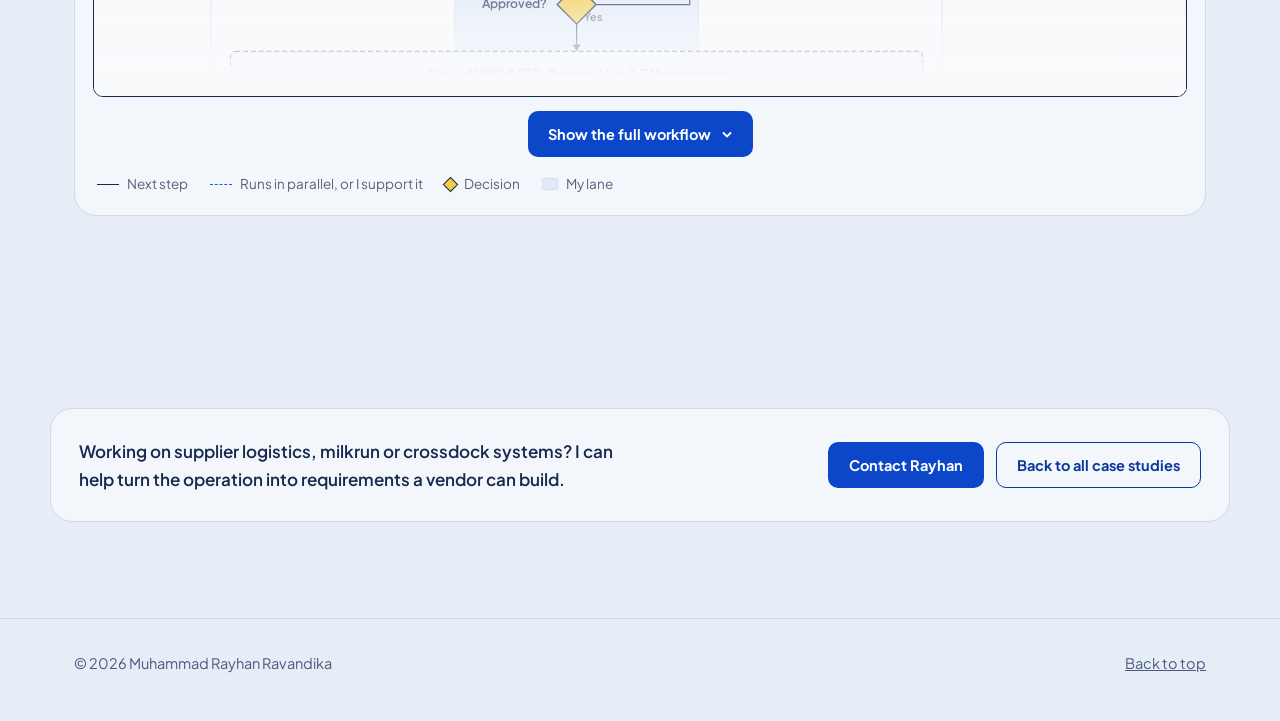
<file: tmmin.html>
<!DOCTYPE html>
<html lang="en">
<head>
  <meta charset="UTF-8" />
  <meta name="viewport" content="width=device-width, initial-scale=1.0, viewport-fit=cover" />
  <title>Toyota Indonesia logistics case study · Rayhan Ravandika</title>
  <meta name="description" content="Case study: logistics systems at Toyota Indonesia (TMMIN) through Fujitsu. Milkrun and crossdock explained in general terms, and where a business system analyst fits in." />
  <meta name="theme-color" content="#0b3a9e" />
  <link rel="icon" href="data:image/svg+xml,<svg xmlns='http://www.w3.org/2000/svg' viewBox='0 0 64 64'><rect width='64' height='64' rx='14' fill='%230d47c9'/><text x='32' y='43' text-anchor='middle' font-family='Arial' font-weight='800' font-size='30' fill='white'>R.</text></svg>" />
  <link rel="preconnect" href="https://fonts.googleapis.com" />
  <link rel="preconnect" href="https://fonts.gstatic.com" crossorigin />
  <link href="https://fonts.googleapis.com/css2?family=Plus+Jakarta+Sans:wght@400;500;600;700;800&display=swap" rel="stylesheet" />
  <link rel="stylesheet" href="assets/styles.css" />
  <link rel="stylesheet" href="assets/case.css" />
</head>
<body>
  <a class="skip" href="#role">Skip to content</a>

  <header class="nav">
    <div class="wrap nav__inner">
      <a href="index.html" class="nav__logo" aria-label="Rayhan Ravandika, portfolio home">Rayhan<span aria-hidden="true">.</span></a>
      <a href="index.html#projects" class="nav__back">Back to portfolio</a>
    </div>
  </header>

  <main>
    <section class="case-hero tone-blue" aria-labelledby="caseTitle">
      <div class="wrap">
        <p class="case-hero__kicker">Case study · Toyota Indonesia (TMMIN), via Fujitsu · 2023 to present</p>
        <h1 id="caseTitle">Logistics at Toyota Indonesia: milkrun and crossdock</h1>
        <p class="case-hero__lede">As a Fujitsu consultant dedicated to Toyota Indonesia's logistics, I work on the systems behind how parts move from suppliers to the plant. This page explains two of those flows, milkrun and crossdock, in general terms, and where a business system analyst fits in.</p>

        <dl class="case-meta">
          <div><dt>Role</dt><dd>Business System Analyst, Fujitsu consultant</dd></div>
          <div><dt>Area</dt><dd>Logistic Export Department, TMMIN</dd></div>
          <div><dt>Delivery</dt><dd>4+ projects to go-live, waterfall and agile</dd></div>
          <div><dt>Worked with</dt><dd>Business users, IT management, vendor teams</dd></div>
        </dl>

        <nav class="toc" aria-label="On this page">
          <a href="#role">My role</a>
          <a href="#milkrun">Milkrun Route</a>
          <a href="#crossdock">Crossdock</a>
          <a href="#systems">Where systems help</a>
          <a href="#workflow">Project workflow</a>
        </nav>
      </div>
    </section>

    <p class="wrap case-note" role="note">Milkrun and crossdock are explained here in general terms. Nothing on this page shows Toyota's internal processes, systems or figures.</p>

    <section class="section" id="role" aria-labelledby="roleTitle">
      <div class="wrap split">
        <div>
          <h2 class="title" id="roleTitle">What I do</h2>
          <p class="intro">I sit between the logistics business users, IT management and the vendor teams who build the systems, from the first interview to support after go-live.</p>
        </div>
        <ol class="owned">
          <li><h3>Requirements</h3><p>Interviews with business users and operational data collection, written up as BRD, FSD and UI screen specs.</p></li>
          <li><h3>Process analysis</h3><p>As-is and to-be process flows, with improvements aligned with company rules and IT standards.</p></li>
          <li><h3>System and data design</h3><p>Impact analysis on existing system logic, data models and integrations, and review of the vendors' technical documents.</p></li>
          <li><h3>Global ERP</h3><p>ERP module design with Toyota Japan and Toyota Thailand: procurement, supplier management, customer order, invoicing, warehouse and trucking delivery.</p></li>
          <li><h3>Delivery and testing</h3><p>Schedule, budget, daily progress and risks, then the test strategy and SIT and UAT with end users.</p></li>
          <li><h3>Reporting</h3><p>Logistics cost and compliance dashboards in Power BI, on a Cloudera data warehouse fed by Talend.</p></li>
        </ol>
      </div>
    </section>

    <section class="section tone-tint" id="milkrun" aria-labelledby="milkrunTitle">
      <div class="wrap">
        <h2 class="title" id="milkrunTitle">Milkrun Route</h2>
        <p class="intro">Transport is paid per resource: every truck and trip costs money. So suppliers in the same zone are grouped into one route, and one truck collects from all of them in a loop on a fixed schedule, instead of one truck per supplier.</p>
        <figure class="flow-fig">
          <div class="flow-scroll" tabindex="0" role="region" aria-label="Suppliers grouped by zone, scrollable"><svg viewBox="0 0 960 420" role="img" aria-labelledby="zoneFigTitle"><title id="zoneFigTitle">Suppliers grouped by zone: zone West (Alfa, Beta) is route R1, zone East (Gama, Delta) is route R2, zone South (Epsilon, Zeta) is route R3. Each route ends at TMMIN.</title><defs><marker id="ar3" viewBox="0 0 10 10" refX="8" refY="5" markerWidth="7" markerHeight="7" orient="auto-start-reverse"><path d="M0 0L10 5L0 10z" fill="#0d47c9"/></marker></defs><rect x="20" y="30" width="280" height="260" rx="16" fill="#e7edf6" stroke="#cfd9e8" stroke-width="2" stroke-dasharray="6 5"/><text x="36" y="58" class="fl-z">Zone West</text><rect x="45" y="80" width="230" height="60" rx="10" fill="#ffffff" stroke="#0d47c9" stroke-width="2"/><text x="160.0" y="116.0" class="fl-t">Supplier Alfa</text><rect x="45" y="170" width="230" height="60" rx="10" fill="#ffffff" stroke="#0d47c9" stroke-width="2"/><text x="160.0" y="206.0" class="fl-t">Supplier Beta</text><rect x="660" y="30" width="280" height="260" rx="16" fill="#e7edf6" stroke="#cfd9e8" stroke-width="2" stroke-dasharray="6 5"/><text x="676" y="58" class="fl-z">Zone East</text><rect x="685" y="80" width="230" height="60" rx="10" fill="#ffffff" stroke="#0d47c9" stroke-width="2"/><text x="800.0" y="116.0" class="fl-t">Supplier Gama</text><rect x="685" y="170" width="230" height="60" rx="10" fill="#ffffff" stroke="#0d47c9" stroke-width="2"/><text x="800.0" y="206.0" class="fl-t">Supplier Delta</text><rect x="250" y="300" width="460" height="110" rx="16" fill="#e7edf6" stroke="#cfd9e8" stroke-width="2" stroke-dasharray="6 5"/><text x="266" y="328" class="fl-z">Zone South</text><rect x="275" y="340" width="190" height="54" rx="10" fill="#ffffff" stroke="#0d47c9" stroke-width="2"/><text x="370.0" y="373.0" class="fl-t">Supplier Epsilon</text><rect x="495" y="340" width="190" height="54" rx="10" fill="#ffffff" stroke="#0d47c9" stroke-width="2"/><text x="590.0" y="373.0" class="fl-t">Supplier Zeta</text><rect x="400" y="120" width="160" height="80" rx="10" fill="#dde5f1" stroke="#0d47c9" stroke-width="2"/><text x="480.0" y="156.0" class="fl-t">TMMIN</text><text x="480.0" y="176.0" class="fl-s">All routes end here</text><g fill="none" stroke="#0d47c9" stroke-width="3" marker-end="url(#ar3)"><path d="M300 160 H 396"/><path d="M660 160 H 564"/><path d="M480 300 V 204"/></g><rect x="314" y="125" width="68" height="26" rx="6" fill="#0d47c9"/><text x="348" y="143" class="fl-n">R1</text><rect x="578" y="125" width="68" height="26" rx="6" fill="#0d47c9"/><text x="612" y="143" class="fl-n">R2</text><rect x="496" y="247" width="68" height="26" rx="6" fill="#0d47c9"/><text x="530" y="265" class="fl-n">R3</text></svg></div>
          <figcaption>Dummy data: suppliers that sit close together share one zone, and each zone is one milkrun route, so one truck resource covers the whole zone.</figcaption>
        </figure>
        <figure class="flow-fig">
          <div class="flow-scroll" tabindex="0" role="region" aria-label="Milkrun route illustration, scrollable"><svg viewBox="0 0 960 380" role="img" aria-labelledby="milkFigTitle"><title id="milkFigTitle">Milkrun: one truck leaves TMMIN, collects parts from suppliers Alfa, Beta and Gama in order, and returns to TMMIN, where the actual delivery is recorded.</title><defs><marker id="ar1" viewBox="0 0 10 10" refX="8" refY="5" markerWidth="7" markerHeight="7" orient="auto-start-reverse"><path d="M0 0L10 5L0 10z" fill="#0d47c9"/></marker></defs><rect x="40" y="150" width="190" height="90" rx="10" fill="#e7edf6" stroke="#0d47c9" stroke-width="2"/><text x="135.0" y="191.0" class="fl-t" fill="#16294f">TMMIN plant</text><text x="135.0" y="211.0" class="fl-s">Loop starts at 06:30</text><rect x="330" y="40" width="160" height="64" rx="10" fill="#ffffff" stroke="#0d47c9" stroke-width="2"/><text x="410.0" y="68.0" class="fl-t" fill="#16294f">Supplier Alfa</text><text x="410.0" y="88.0" class="fl-s">07:00 to 07:30</text><circle cx="330" cy="40" r="13" fill="#0d47c9"/><text x="330" y="45" class="fl-n">1</text><rect x="580" y="40" width="160" height="64" rx="10" fill="#ffffff" stroke="#0d47c9" stroke-width="2"/><text x="660.0" y="68.0" class="fl-t" fill="#16294f">Supplier Beta</text><text x="660.0" y="88.0" class="fl-s">08:00 to 08:30</text><circle cx="580" cy="40" r="13" fill="#0d47c9"/><text x="580" y="45" class="fl-n">2</text><rect x="770" y="180" width="160" height="64" rx="10" fill="#ffffff" stroke="#0d47c9" stroke-width="2"/><text x="850.0" y="208.0" class="fl-t" fill="#16294f">Supplier Gama</text><text x="850.0" y="228.0" class="fl-s">09:00 to 09:30</text><circle cx="770" cy="180" r="13" fill="#0d47c9"/><text x="770" y="185" class="fl-n">3</text><g fill="none" stroke="#0d47c9" stroke-width="3" stroke-dasharray="9 7" marker-end="url(#ar1)"><path d="M230 168 C 270 110, 290 80, 326 74"/><path d="M490 72 H 576"/><path d="M740 92 C 800 110, 840 140, 848 176"/><path d="M850 244 C 850 345, 330 360, 236 236"/></g><g transform="translate(258 96) scale(0.8)"><rect x="0" y="0" width="44" height="24" rx="3" fill="#0d47c9"/><path d="M44 6h11l7 8v10H44z" fill="#0a2a78"/><circle cx="12" cy="27" r="5" fill="#16294f"/><circle cx="50" cy="27" r="5" fill="#16294f"/></g><g transform="translate(505 46) scale(0.8)"><rect x="0" y="0" width="44" height="24" rx="3" fill="#0d47c9"/><path d="M44 6h11l7 8v10H44z" fill="#0a2a78"/><circle cx="12" cy="27" r="5" fill="#16294f"/><circle cx="50" cy="27" r="5" fill="#16294f"/></g><g transform="translate(612 300) scale(-0.8 0.8)"><rect x="0" y="0" width="44" height="24" rx="3" fill="#0d47c9"/><path d="M44 6h11l7 8v10H44z" fill="#0a2a78"/><circle cx="12" cy="27" r="5" fill="#16294f"/><circle cx="50" cy="27" r="5" fill="#16294f"/></g><text x="560" y="350" class="fl-s">Back to TMMIN with the parts; the trip is recorded as an actual delivery</text></svg></div>
          <figcaption>Dummy data: suppliers, times and routes are made up to show how a milkrun loop works. Not an actual Toyota route.</figcaption>
        </figure>
        <figure class="flow-fig">
          <div class="flow-scroll" tabindex="0" role="region" aria-label="Milkrun monthly and daily cycle, scrollable"><svg viewBox="0 0 960 460" role="img" aria-labelledby="prFigTitle"><title id="prFigTitle">Milkrun cycle. Monthly plan: the route calculation groups suppliers by zone and costs each truck resource, then a monthly PR and PO books the truck service. Daily: a pickup order tells each truck which suppliers to visit, skipping suppliers with no parts ready, the truck picks up in a set order, and the actual delivery is recorded at TMMIN. Month end: actual trips are compared with the monthly PR, trips outside the plan count as extra delivery, and the user does service acceptance so the truck service is paid on actual delivery.</title><defs><marker id="ar4" viewBox="0 0 10 10" refX="8" refY="5" markerWidth="7" markerHeight="7" orient="auto-start-reverse"><path d="M0 0L10 5L0 10z" fill="#0d47c9"/></marker></defs><rect x="10" y="10" width="96" height="120" rx="10" fill="#4a5b7c"/><text x="58" y="68" class="fl-n">Monthly</text><text x="58" y="86" class="fl-n" style="font-size:11px;font-weight:600">plan</text><rect x="120" y="10" width="190" height="120" rx="10" fill="#ffffff" stroke="#0d47c9" stroke-width="2"/><text x="215" y="48" class="fl-t">Route calculation</text><text x="215" y="70" class="fl-s">Group suppliers by zone</text><text x="215" y="90" class="fl-s">Cost per truck: driver,</text><text x="215" y="110" class="fl-s">toll, distance, overtime</text><path d="M310 70 H 332" stroke="#0d47c9" stroke-width="3" fill="none" marker-end="url(#ar4)"/><rect x="336" y="10" width="190" height="120" rx="10" fill="#ffffff" stroke="#0d47c9" stroke-width="2"/><text x="431" y="48" class="fl-t">PR / PO monthly</text><text x="431" y="70" class="fl-s">Books the truck service</text><text x="431" y="90" class="fl-s">Planned cost</text><text x="431" y="110" class="fl-s">for the month</text><rect x="10" y="170" width="96" height="120" rx="10" fill="#0d47c9"/><text x="58" y="228" class="fl-n">Daily</text><text x="58" y="246" class="fl-n" style="font-size:11px;font-weight:600">working days</text><path d="M431 130 V 166" stroke="#0d47c9" stroke-width="3" fill="none" marker-end="url(#ar4)"/><rect x="336" y="170" width="190" height="120" rx="10" fill="#ffffff" stroke="#0d47c9" stroke-width="2"/><text x="431" y="208" class="fl-t">Daily order</text><text x="431" y="230" class="fl-s">Pickup instruction</text><text x="431" y="250" class="fl-s">per truck; skips suppliers</text><text x="431" y="270" class="fl-s">with no parts ready</text><path d="M526 230 H 548" stroke="#0d47c9" stroke-width="3" fill="none" marker-end="url(#ar4)"/><rect x="552" y="170" width="190" height="120" rx="10" fill="#ffffff" stroke="#0d47c9" stroke-width="2"/><text x="647" y="218" class="fl-t">Pick up</text><text x="647" y="240" class="fl-s">Truck visits suppliers</text><text x="647" y="260" class="fl-s">in a set order</text><path d="M742 230 H 764" stroke="#0d47c9" stroke-width="3" fill="none" marker-end="url(#ar4)"/><rect x="768" y="170" width="190" height="120" rx="10" fill="#ffffff" stroke="#0d47c9" stroke-width="2"/><text x="863" y="218" class="fl-t">Arrive</text><text x="863" y="240" class="fl-s">Actual delivery</text><text x="863" y="260" class="fl-s">recorded at TMMIN</text><rect x="10" y="330" width="96" height="120" rx="10" fill="#16294f"/><text x="58" y="388" class="fl-n">Month</text><text x="58" y="406" class="fl-n" style="font-size:11px;font-weight:600">end</text><path d="M863 290 V 310 H 647 V 326" stroke="#0d47c9" stroke-width="3" fill="none" marker-end="url(#ar4)"/><rect x="552" y="330" width="190" height="120" rx="10" fill="#ffffff" stroke="#0d47c9" stroke-width="2"/><text x="647" y="368" class="fl-t">Actual vs PR</text><text x="647" y="390" class="fl-s">Daily actuals compared</text><text x="647" y="410" class="fl-s">with the monthly PR;</text><text x="647" y="430" class="fl-s">extra trips flagged</text><path d="M742 390 H 764" stroke="#0d47c9" stroke-width="3" fill="none" marker-end="url(#ar4)"/><rect x="768" y="330" width="190" height="120" rx="10" fill="#ffffff" stroke="#0d47c9" stroke-width="2"/><text x="863" y="368" class="fl-t">Service acceptance</text><text x="863" y="390" class="fl-s">Confirm the truck</text><text x="863" y="410" class="fl-s">service delivered,</text><text x="863" y="430" class="fl-s">then pay on actuals</text></svg></div>
          <figcaption>Dummy flow: the monthly PR and PO book the truck service, the daily order tells each truck where to pick up, and at month end the actual trips decide what is paid.</figcaption>
        </figure>
        <ol class="trail">
          <li><span class="trail__code">Plan</span><span>Group suppliers by zone, one route per zone, and a time window for each supplier.</span></li>
          <li><span class="trail__code">Order</span><span>PR, then PO to each supplier, then the parts to collect on each cycle.</span></li>
          <li><span class="trail__code">Pick up</span><span>The truck visits the suppliers in a set order.</span></li>
          <li><span class="trail__code">Arrive</span><span>At TMMIN, inside its time window.</span></li>
          <li><span class="trail__code">Return</span><span>Empty packaging goes back to the suppliers on the next loop.</span></li>
        </ol>
      </div>
    </section>

    <section class="section" id="crossdock" aria-labelledby="crossdockTitle">
      <div class="wrap">
        <h2 class="title" id="crossdockTitle">Crossdock: one case, one destination</h2>
        <p class="intro">Crossdock is a separate flow from the milkrun route. Orders for several destinations used to be released together, so a supplier's case could hold parts for more than one destination, and the warehouse had to sort and repack it. The improvement releases orders per destination in full cases, based on the ship box size, and assigns the supplier PO first in, first out. The supplier now packs each case for one destination, so the TMMIN warehouse only loads the cases into the export container, with no sorting.</p>
        <figure class="flow-fig">
          <div class="flow-scroll flow-scroll--wide" tabindex="0" role="region" aria-label="Crossdock steps as is and to be, scrollable"><svg viewBox="0 0 962 294" role="img" aria-labelledby="dockFigTitle"><title id="dockFigTitle">Crossdock steps, as is and to be. As is: 1 the customer order is released and sent to the supplier, 2 the supplier packs parts for mixed destinations in one case, 3 delivery to TMMIN, 4 the warehouse sorts and separates parts per destination, 5 supply to vanning, then send to importer. To be: a packing instruction is created and sent with the order, the supplier packs one destination per case, so step 4, sort and separate, is no longer needed. The other steps stay the same.</title><rect x="10" y="10" width="78" height="114" rx="8" fill="#4a5b7c"/><text x="49" y="72.0" class="fl-n">As is</text><g transform="translate(96 10)"><rect x="0" y="0" width="212" height="114" rx="8" fill="#ffffff" stroke="#d5deec" stroke-width="1.5"/><g transform="translate(24.0 6)"><g transform="translate(-26 0)"><rect x="50" y="22" width="64" height="42" rx="3" fill="#16294f"/><rect x="54" y="26" width="56" height="34" fill="#e7edf6"/><rect x="59" y="31" width="34" height="4" rx="2" fill="#0d47c9"/><rect x="59" y="39" width="28" height="4" rx="2" fill="#7ea6f3"/><rect x="59" y="47" width="22" height="4" rx="2" fill="#7ea6f3"/><rect x="78" y="64" width="8" height="5" fill="#16294f"/><rect x="68" y="69" width="28" height="4" rx="2" fill="#16294f"/><path d="M116 43 H128" stroke="#0d47c9" stroke-width="3"/><path d="M127 37 L135 43 L127 49 Z" fill="#0d47c9"/></g><g transform="translate(58 0)"><rect x="58" y="28" width="48" height="32" rx="3" fill="#fff" stroke="#16294f" stroke-width="2.5"/><path d="M59 30 L82 47 L105 30" fill="none" stroke="#16294f" stroke-width="2.5" stroke-linejoin="round"/><circle cx="104" cy="28" r="7" fill="#c62828"/></g></g><rect x="6" y="80" width="200" height="28" rx="4" fill="#16294f"/><text x="106.0" y="91" class="cd-l">Customer order released</text><text x="106.0" y="103" class="cd-l">and sent to the supplier</text><circle cx="16" cy="14" r="10" fill="#c62828"/><text x="16" y="18" class="cd-n">1</text></g><g transform="translate(316 10)"><rect x="0" y="0" width="134" height="114" rx="8" fill="#fff6cc" stroke="#c62828" stroke-width="2.5" stroke-dasharray="7 4"/><g transform="translate(-15.0 6)"><rect x="56" y="30" width="8" height="14" rx="2" fill="#0d47c9"/><rect x="67" y="30" width="8" height="14" rx="2" fill="#7ea6f3"/><rect x="78" y="30" width="8" height="14" rx="2" fill="#0d47c9"/><rect x="89" y="30" width="8" height="14" rx="2" fill="#7ea6f3"/><rect x="100" y="30" width="8" height="14" rx="2" fill="#0d47c9"/><rect x="50" y="40" width="64" height="30" fill="#d4a35f"/><rect x="50" y="40" width="64" height="5" fill="#a87a3a"/></g><rect x="6" y="80" width="122" height="28" rx="4" fill="#16294f"/><text x="67.0" y="91" class="cd-l">Supplier packs</text><text x="67.0" y="103" class="cd-l">mixed destinations</text><circle cx="16" cy="14" r="10" fill="#c62828"/><text x="16" y="18" class="cd-n">2</text></g><g transform="translate(458 10)"><rect x="0" y="0" width="134" height="114" rx="8" fill="#ffffff" stroke="#d5deec" stroke-width="1.5"/><g transform="translate(-15.0 6)"><rect x="34" y="32" width="66" height="30" rx="2" fill="#0d47c9"/><path d="M102 40 H118 L128 50 V62 H102 Z" fill="#16294f"/><rect x="107" y="44" width="11" height="8" fill="#e7edf6"/><circle cx="48" cy="65" r="6" fill="#16294f"/><circle cx="48" cy="65" r="2" fill="#fff"/><circle cx="88" cy="65" r="6" fill="#16294f"/><circle cx="88" cy="65" r="2" fill="#fff"/><circle cx="116" cy="65" r="6" fill="#16294f"/><circle cx="116" cy="65" r="2" fill="#fff"/></g><rect x="6" y="80" width="122" height="28" rx="4" fill="#16294f"/><text x="67.0" y="98" class="cd-l">Delivery to TMMIN</text><circle cx="16" cy="14" r="10" fill="#c62828"/><text x="16" y="18" class="cd-n">3</text></g><g transform="translate(600 10)"><rect x="0" y="0" width="134" height="114" rx="8" fill="#fff6cc" stroke="#c62828" stroke-width="2.5" stroke-dasharray="7 4"/><g transform="translate(-15.0 6)"><rect x="28" y="58" width="108" height="8" rx="4" fill="#4a5b7c"/><circle cx="38" cy="70" r="3" fill="#4a5b7c"/><circle cx="60" cy="70" r="3" fill="#4a5b7c"/><circle cx="82" cy="70" r="3" fill="#4a5b7c"/><circle cx="104" cy="70" r="3" fill="#4a5b7c"/><circle cx="126" cy="70" r="3" fill="#4a5b7c"/><rect x="38" y="40" width="20" height="18" rx="2" fill="#0d47c9"/><rect x="64" y="40" width="20" height="18" rx="2" fill="#7ea6f3"/><rect x="90" y="40" width="20" height="18" rx="2" fill="#0d47c9"/><rect x="116" y="40" width="20" height="18" rx="2" fill="#7ea6f3"/><path d="M48 34 L74 26 M100 34 L126 26" stroke="#16294f" stroke-width="2" stroke-dasharray="3 3"/></g><rect x="6" y="80" width="122" height="28" rx="4" fill="#16294f"/><text x="67.0" y="91" class="cd-l">Sort and separate</text><text x="67.0" y="103" class="cd-l">per destination</text><circle cx="16" cy="14" r="10" fill="#c62828"/><text x="16" y="18" class="cd-n">4</text></g><g transform="translate(742 10)"><rect x="0" y="0" width="212" height="114" rx="8" fill="#ffffff" stroke="#d5deec" stroke-width="1.5"/><g transform="translate(24.0 6)"><g transform="translate(-20 4) scale(.85)"><g transform="translate(-35 0)"><rect x="40" y="24" width="90" height="48" rx="3" fill="#eef2fa" stroke="#4a5b7c" stroke-width="2.5"/><line x1="78" y1="28" x2="78" y2="70" stroke="#c3cee3" stroke-width="1.5"/><line x1="86" y1="28" x2="86" y2="70" stroke="#c3cee3" stroke-width="1.5"/><line x1="94" y1="28" x2="94" y2="70" stroke="#c3cee3" stroke-width="1.5"/><line x1="102" y1="28" x2="102" y2="70" stroke="#c3cee3" stroke-width="1.5"/><line x1="110" y1="28" x2="110" y2="70" stroke="#c3cee3" stroke-width="1.5"/><line x1="118" y1="28" x2="118" y2="70" stroke="#c3cee3" stroke-width="1.5"/><line x1="126" y1="28" x2="126" y2="70" stroke="#c3cee3" stroke-width="1.5"/><rect x="42" y="26" width="30" height="44" fill="#16294f"/><rect x="46" y="50" width="22" height="18" fill="#d4a35f"/><rect x="46" y="50" width="22" height="5" fill="#a87a3a"/><rect x="46" y="34" width="22" height="16" fill="#d4a35f"/><rect x="46" y="34" width="22" height="5" fill="#a87a3a"/></g><path d="M100 46 H116" stroke="#0d47c9" stroke-width="3"/><path d="M115 40 L123 46 L115 52 Z" fill="#0d47c9"/><g transform="translate(92 0)"><rect x="50" y="36" width="13" height="18" fill="#0d47c9"/><rect x="65" y="40" width="13" height="14" fill="#7ea6f3"/><rect x="80" y="36" width="13" height="18" fill="#4a5b7c"/><rect x="95" y="40" width="13" height="14" fill="#0d47c9"/><rect x="110" y="36" width="13" height="18" fill="#7ea6f3"/><rect x="110" y="30" width="14" height="24" fill="#e7edf6" stroke="#16294f" stroke-width="2"/><path d="M30 54 H134 L122 70 H42 Z" fill="#16294f"/><path d="M30 76 q8 -5 16 0 t16 0 t16 0 t16 0 t16 0 t16 0 t16 0" fill="none" stroke="#7ea6f3" stroke-width="2.5"/></g></g></g><rect x="6" y="80" width="200" height="28" rx="4" fill="#16294f"/><text x="106.0" y="91" class="cd-l">Supply to vanning,</text><text x="106.0" y="103" class="cd-l">then send to importer</text><circle cx="16" cy="14" r="10" fill="#c62828"/><text x="16" y="18" class="cd-n">5</text></g><rect x="10" y="136" width="78" height="114" rx="8" fill="#0d47c9"/><text x="49" y="198.0" class="fl-n">To be</text><g transform="translate(96 136)"><rect x="0" y="0" width="212" height="114" rx="8" fill="#fff6cc" stroke="#c62828" stroke-width="2.5" stroke-dasharray="7 4"/><g transform="translate(24.0 6)"><g transform="translate(-26 0)"><rect x="50" y="22" width="64" height="42" rx="3" fill="#16294f"/><rect x="54" y="26" width="56" height="34" fill="#e7edf6"/><rect x="59" y="31" width="34" height="4" rx="2" fill="#0d47c9"/><rect x="59" y="39" width="28" height="4" rx="2" fill="#7ea6f3"/><rect x="59" y="47" width="22" height="4" rx="2" fill="#7ea6f3"/><rect x="78" y="64" width="8" height="5" fill="#16294f"/><rect x="68" y="69" width="28" height="4" rx="2" fill="#16294f"/><path d="M116 43 H128" stroke="#0d47c9" stroke-width="3"/><path d="M127 37 L135 43 L127 49 Z" fill="#0d47c9"/></g><g transform="translate(58 0)"><rect x="58" y="28" width="48" height="32" rx="3" fill="#fff" stroke="#16294f" stroke-width="2.5"/><path d="M59 30 L82 47 L105 30" fill="none" stroke="#16294f" stroke-width="2.5" stroke-linejoin="round"/><circle cx="104" cy="28" r="7" fill="#c62828"/></g></g><rect x="30" y="5" width="176" height="16" rx="3" fill="#b45309"/><text x="118.0" y="17" class="cd-tag">Packing instruction created, sent</text><rect x="6" y="80" width="200" height="28" rx="4" fill="#16294f"/><text x="106.0" y="91" class="cd-l">Customer order released</text><text x="106.0" y="103" class="cd-l">and sent to the supplier</text><circle cx="16" cy="14" r="10" fill="#c62828"/><text x="16" y="18" class="cd-n">1</text></g><g transform="translate(316 136)"><rect x="0" y="0" width="134" height="114" rx="8" fill="#fff6cc" stroke="#c62828" stroke-width="2.5" stroke-dasharray="7 4"/><g transform="translate(-15.0 6)"><rect x="40" y="30" width="8" height="14" rx="2" fill="#0d47c9"/><rect x="51" y="30" width="8" height="14" rx="2" fill="#0d47c9"/><rect x="62" y="30" width="8" height="14" rx="2" fill="#0d47c9"/><rect x="34" y="40" width="44" height="30" fill="#d4a35f"/><rect x="34" y="40" width="44" height="5" fill="#a87a3a"/><rect x="92" y="30" width="8" height="14" rx="2" fill="#7ea6f3"/><rect x="103" y="30" width="8" height="14" rx="2" fill="#7ea6f3"/><rect x="114" y="30" width="8" height="14" rx="2" fill="#7ea6f3"/><rect x="86" y="40" width="44" height="30" fill="#d4a35f"/><rect x="86" y="40" width="44" height="5" fill="#a87a3a"/></g><rect x="30" y="5" width="98" height="16" rx="3" fill="#b45309"/><text x="79.0" y="17" class="cd-tag">Per instruction</text><rect x="6" y="80" width="122" height="28" rx="4" fill="#16294f"/><text x="67.0" y="91" class="cd-l">Supplier packs</text><text x="67.0" y="103" class="cd-l">1 destination/case</text><circle cx="16" cy="14" r="10" fill="#c62828"/><text x="16" y="18" class="cd-n">2</text></g><g transform="translate(458 136)"><rect x="0" y="0" width="134" height="114" rx="8" fill="#ffffff" stroke="#d5deec" stroke-width="1.5"/><g transform="translate(-15.0 6)"><rect x="34" y="32" width="66" height="30" rx="2" fill="#0d47c9"/><path d="M102 40 H118 L128 50 V62 H102 Z" fill="#16294f"/><rect x="107" y="44" width="11" height="8" fill="#e7edf6"/><circle cx="48" cy="65" r="6" fill="#16294f"/><circle cx="48" cy="65" r="2" fill="#fff"/><circle cx="88" cy="65" r="6" fill="#16294f"/><circle cx="88" cy="65" r="2" fill="#fff"/><circle cx="116" cy="65" r="6" fill="#16294f"/><circle cx="116" cy="65" r="2" fill="#fff"/></g><rect x="6" y="80" width="122" height="28" rx="4" fill="#16294f"/><text x="67.0" y="98" class="cd-l">Delivery to TMMIN</text><circle cx="16" cy="14" r="10" fill="#c62828"/><text x="16" y="18" class="cd-n">3</text></g><g transform="translate(600 136)"><rect x="0" y="0" width="134" height="114" rx="8" fill="#fff6cc" stroke="#c62828" stroke-width="2.5" stroke-dasharray="7 4"/><g transform="translate(-15.0 6)"><g opacity=".35"><rect x="28" y="58" width="108" height="8" rx="4" fill="#4a5b7c"/><circle cx="38" cy="70" r="3" fill="#4a5b7c"/><circle cx="60" cy="70" r="3" fill="#4a5b7c"/><circle cx="82" cy="70" r="3" fill="#4a5b7c"/><circle cx="104" cy="70" r="3" fill="#4a5b7c"/><circle cx="126" cy="70" r="3" fill="#4a5b7c"/><rect x="38" y="40" width="20" height="18" rx="2" fill="#0d47c9"/><rect x="64" y="40" width="20" height="18" rx="2" fill="#7ea6f3"/><rect x="90" y="40" width="20" height="18" rx="2" fill="#0d47c9"/><rect x="116" y="40" width="20" height="18" rx="2" fill="#7ea6f3"/><path d="M48 34 L74 26 M100 34 L126 26" stroke="#16294f" stroke-width="2" stroke-dasharray="3 3"/></g><path d="M62 24 L102 72 M102 24 L62 72" stroke="#c62828" stroke-width="8" stroke-linecap="round"/></g><rect x="6" y="80" width="122" height="28" rx="4" fill="#4a5b7c"/><text x="67.0" y="91" class="cd-l">Sort and separate</text><text x="67.0" y="103" class="cd-l">no longer needed</text><circle cx="16" cy="14" r="10" fill="#b45309"/><text x="16" y="18" class="cd-n">4</text></g><g transform="translate(742 136)"><rect x="0" y="0" width="212" height="114" rx="8" fill="#ffffff" stroke="#d5deec" stroke-width="1.5"/><g transform="translate(24.0 6)"><g transform="translate(-20 4) scale(.85)"><g transform="translate(-35 0)"><rect x="40" y="24" width="90" height="48" rx="3" fill="#eef2fa" stroke="#4a5b7c" stroke-width="2.5"/><line x1="78" y1="28" x2="78" y2="70" stroke="#c3cee3" stroke-width="1.5"/><line x1="86" y1="28" x2="86" y2="70" stroke="#c3cee3" stroke-width="1.5"/><line x1="94" y1="28" x2="94" y2="70" stroke="#c3cee3" stroke-width="1.5"/><line x1="102" y1="28" x2="102" y2="70" stroke="#c3cee3" stroke-width="1.5"/><line x1="110" y1="28" x2="110" y2="70" stroke="#c3cee3" stroke-width="1.5"/><line x1="118" y1="28" x2="118" y2="70" stroke="#c3cee3" stroke-width="1.5"/><line x1="126" y1="28" x2="126" y2="70" stroke="#c3cee3" stroke-width="1.5"/><rect x="42" y="26" width="30" height="44" fill="#16294f"/><rect x="46" y="50" width="22" height="18" fill="#d4a35f"/><rect x="46" y="50" width="22" height="5" fill="#a87a3a"/><rect x="46" y="34" width="22" height="16" fill="#d4a35f"/><rect x="46" y="34" width="22" height="5" fill="#a87a3a"/></g><path d="M100 46 H116" stroke="#0d47c9" stroke-width="3"/><path d="M115 40 L123 46 L115 52 Z" fill="#0d47c9"/><g transform="translate(92 0)"><rect x="50" y="36" width="13" height="18" fill="#0d47c9"/><rect x="65" y="40" width="13" height="14" fill="#7ea6f3"/><rect x="80" y="36" width="13" height="18" fill="#4a5b7c"/><rect x="95" y="40" width="13" height="14" fill="#0d47c9"/><rect x="110" y="36" width="13" height="18" fill="#7ea6f3"/><rect x="110" y="30" width="14" height="24" fill="#e7edf6" stroke="#16294f" stroke-width="2"/><path d="M30 54 H134 L122 70 H42 Z" fill="#16294f"/><path d="M30 76 q8 -5 16 0 t16 0 t16 0 t16 0 t16 0 t16 0 t16 0" fill="none" stroke="#7ea6f3" stroke-width="2.5"/></g></g></g><rect x="6" y="80" width="200" height="28" rx="4" fill="#16294f"/><text x="106.0" y="91" class="cd-l">Supply to vanning,</text><text x="106.0" y="103" class="cd-l">then send to importer</text><circle cx="16" cy="14" r="10" fill="#c62828"/><text x="16" y="18" class="cd-n">5</text></g><rect x="96" y="268" width="16" height="16" rx="3" fill="#fff6cc" stroke="#c62828" stroke-width="2" stroke-dasharray="4 3"/><text x="120" y="281" class="fl-s" style="text-anchor:start">Step that changes</text><rect x="282" y="268" width="16" height="16" rx="3" fill="#b45309"/><text x="306" y="281" class="fl-s" style="text-anchor:start">New: packing instruction in the system</text><path d="M592 269 l14 14 m0 -14 l-14 14" stroke="#c62828" stroke-width="4" stroke-linecap="round"/><text x="616" y="281" class="fl-s" style="text-anchor:start">Step removed</text></svg></div>
          <figcaption>Illustration in general terms: in the to-be flow the supplier gets a packing instruction and packs one destination per case, so the warehouse no longer sorts and separates parts before vanning.</figcaption>
        </figure>
        <ol class="trail">
          <li><span class="trail__code">Ship box</span><span>Master data: how many pieces of a part fit one case.</span></li>
          <li><span class="trail__code">Orders</span><span>Collect the orders for each destination.</span></li>
          <li><span class="trail__code">Release</span><span>Release each destination in full cases; the remainder waits for the next release.</span></li>
          <li><span class="trail__code">PO</span><span>Assign the supplier PO to the orders first in, first out.</span></li>
          <li><span class="trail__code">Pack</span><span>The supplier packs one destination per case. The warehouse loads it straight into the export container.</span></li>
        </ol>
      </div>
    </section>

    <section class="section tone-tint" id="systems" aria-labelledby="systemsTitle">
      <div class="wrap">
        <h2 class="title" id="systemsTitle">Where systems help</h2>
        <p class="intro">Milkrun and crossdock are separate flows, but both depend on parts arriving on time and in the right quantity. For each step, the table pairs what the business needs with what a system provides. Requirements work starts from these needs.</p>
        <div class="table-scroll" tabindex="0" role="region" aria-label="Business needs and system support per step, scrollable">
          <table class="modules">
            <thead>
              <tr><th scope="col">Step</th><th scope="col">What the business needs</th><th scope="col">What a system provides</th></tr>
            </thead>
            <tbody>
              <tr><th scope="row">Milkrun: zones and routes</th><td>Group nearby suppliers so one truck covers a zone</td><td>Master data for zones, routes, suppliers and time windows</td></tr>
              <tr><th scope="row">Milkrun: cost</th><td>Pay for as few truck resources as possible</td><td>Route plans that show the trucks and trips each zone needs</td></tr>
              <tr><th scope="row">Milkrun: pickup</th><td>Know exactly what to collect on each cycle</td><td>A pickup list per supplier per cycle</td></tr>
              <tr><th scope="row">Crossdock: release</th><td>Supplier cases that each hold one destination, so the warehouse loads them into the export container without sorting</td><td>Ship box master data, release per destination in full cases, FIFO assignment of the PO</td></tr>
              <tr><th scope="row">Monitoring</th><td>See late trucks and short packs early</td><td>Dashboards of arrivals and packs against plan</td></tr>
            </tbody>
          </table>
        </div>
        <p class="policy-note">General examples of system support for these flows, not a description of Toyota's systems.</p>
      </div>
    </section>

    <section class="section" id="workflow" aria-labelledby="workflowTitle">
      <div class="wrap">
        <div class="workflow__head">
          <div>
            <h2 class="title" id="workflowTitle">Project workflow</h2>
            <p class="intro">How I run a project end to end, in a waterfall or an agile team. The highlighted lane is my part of the work.</p>
          </div>
          <div class="wf-tabs" id="wf-tabs" role="tablist" aria-label="Project methodology"></div>
        </div>
        <div class="wf-card">
          <div id="wf-panels" class="is-collapsed"><p class="state">Loading workflow…</p></div>
          <div class="wf-toggle-row">
            <button type="button" class="wf-toggle" id="wf-toggle" aria-controls="wf-panels" aria-expanded="false">
              <span class="wf-toggle__open">Show the full workflow</span><span class="wf-toggle__close">Collapse workflow</span>
              <svg viewBox="0 0 12 12" aria-hidden="true"><path d="M2 4.5l4 4 4-4" /></svg>
            </button>
          </div>
          <ul class="wf-legend" aria-label="Diagram legend">
            <li><i class="lg lg--flow" aria-hidden="true"></i>Next step</li>
            <li><i class="lg lg--assoc" aria-hidden="true"></i>Runs in parallel, or I support it</li>
            <li><i class="lg lg--gw" aria-hidden="true"></i>Decision</li>
            <li><i class="lg lg--me" aria-hidden="true"></i>My lane</li>
          </ul>
        </div>
      </div>
    </section>

    <section class="section">
      <div class="wrap case-end">
        <p>Working on supplier logistics, milkrun or crossdock systems? I can help turn the operation into requirements a vendor can build.</p>
        <div class="case-end__actions">
          <a class="btn btn--primary" href="index.html#contact">Contact Rayhan</a>
          <a class="btn btn--ghost-dark" href="index.html#projects">Back to all case studies</a>
        </div>
      </div>
    </section>
  </main>

  <footer class="foot">
    <div class="wrap foot__inner">
      <span>© 2026 Muhammad Rayhan Ravandika</span>
      <a href="#caseTitle">Back to top</a>
    </div>
  </footer>

  <script src="assets/data.js" defer></script>
  <script src="assets/workflow.js" defer></script>
  <script src="assets/edits.js" defer></script>
  <script src="assets/cms.js" defer></script>
</body>
</html>
</file>
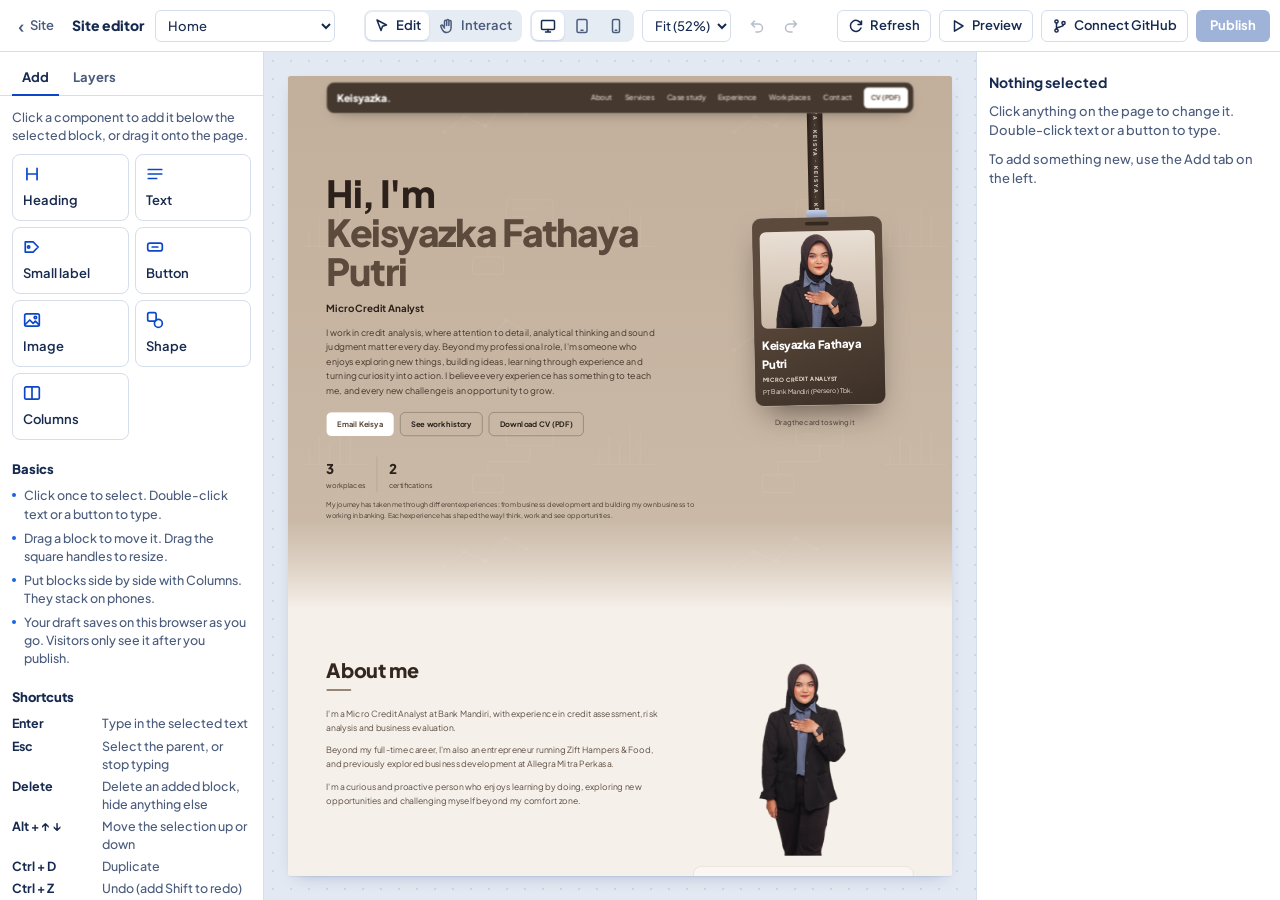
<file: keisya/admin.html>
<!DOCTYPE html>
<html lang="en">
<head>
  <meta name="cms-dir" content="keisya/" />
  <meta charset="UTF-8" />
  <meta name="viewport" content="width=device-width, initial-scale=1.0" />
  <meta name="robots" content="noindex, nofollow" />
  <title>Site editor · Keisyazka Fathaya Putri</title>
  <link rel="icon" href="data:image/svg+xml,<svg xmlns='http://www.w3.org/2000/svg' viewBox='0 0 64 64'><rect width='64' height='64' rx='14' fill='%233b2f26'/><text x='32' y='43' text-anchor='middle' font-family='Arial' font-weight='800' font-size='30' fill='white'>K.</text></svg>" />
  <link rel="preconnect" href="https://fonts.googleapis.com" />
  <link rel="preconnect" href="https://fonts.gstatic.com" crossorigin />
  <link href="https://fonts.googleapis.com/css2?family=Plus+Jakarta+Sans:wght@400;500;600;700;800&display=swap" rel="stylesheet" />
  <link rel="stylesheet" href="assets/admin.css" />
</head>
<body>
  <svg width="0" height="0" class="sprite" aria-hidden="true" focusable="false">
    <symbol id="i-heading" viewBox="0 0 16 16"><path d="M3.5 3v10M12.5 3v10M3.5 8h9" /></symbol>
    <symbol id="i-text" viewBox="0 0 16 16"><path d="M2 4h12M2 8h12M2 12h7.5" /></symbol>
    <symbol id="i-label" viewBox="0 0 16 16"><path d="M2 3.5h7l4.5 4.5L9 12.5H2z" /><circle cx="5" cy="8" r="1" /></symbol>
    <symbol id="i-button" viewBox="0 0 16 16"><rect x="1.5" y="4.5" width="13" height="7" rx="2" /><path d="M5.5 8h5" /></symbol>
    <symbol id="i-image" viewBox="0 0 16 16"><rect x="1.5" y="2.5" width="13" height="11" rx="1.5" /><path d="M2 12l4-4 3 3 2-2 3.5 3.5" /><circle cx="11" cy="5.8" r="1.1" /></symbol>
    <symbol id="i-shape" viewBox="0 0 16 16"><rect x="1.5" y="1.5" width="7.5" height="7.5" rx="1.5" /><circle cx="11" cy="11" r="3.5" /></symbol>
    <symbol id="i-columns" viewBox="0 0 16 16"><rect x="1.5" y="2.5" width="13" height="11" rx="1.5" /><path d="M8 2.5v11" /></symbol>
    <symbol id="i-photo" viewBox="0 0 16 16"><rect x="2.5" y="1.5" width="11" height="13" rx="2" /><circle cx="8" cy="6.5" r="2.2" /><path d="M4.5 12.5c.7-1.8 2-2.6 3.5-2.6s2.8.8 3.5 2.6" /></symbol>
    <symbol id="i-link" viewBox="0 0 16 16"><path d="M6.5 9.5l3-3M7 4.5l1.2-1.2a2.8 2.8 0 0 1 4 4L11 8.5M9 11.5l-1.2 1.2a2.8 2.8 0 0 1-4-4L5 7.5" /></symbol>
    <symbol id="i-box" viewBox="0 0 16 16"><rect x="1.5" y="1.5" width="13" height="13" rx="2" stroke-dasharray="2.5 2" /></symbol>
    <symbol id="i-undo" viewBox="0 0 16 16"><path d="M5.5 3L2.5 6l3 3M2.5 6h7a4 4 0 0 1 0 8H7" /></symbol>
    <symbol id="i-redo" viewBox="0 0 16 16"><path d="M10.5 3l3 3-3 3M13.5 6h-7a4 4 0 0 0 0 8H9" /></symbol>
    <symbol id="i-desktop" viewBox="0 0 16 16"><rect x="1.5" y="2.5" width="13" height="9" rx="1" /><path d="M5.5 14h5M8 11.5V14" /></symbol>
    <symbol id="i-tablet" viewBox="0 0 16 16"><rect x="3" y="1.5" width="10" height="13" rx="1.5" /><path d="M7 12.3h2" /></symbol>
    <symbol id="i-phone" viewBox="0 0 16 16"><rect x="4.5" y="1.5" width="7" height="13" rx="1.5" /><path d="M7.3 12.3h1.4" /></symbol>
    <symbol id="i-eye" viewBox="0 0 16 16"><path d="M1.5 8S4 3.5 8 3.5 14.5 8 14.5 8 12 12.5 8 12.5 1.5 8 1.5 8z" /><circle cx="8" cy="8" r="2" /></symbol>
    <symbol id="i-eye-off" viewBox="0 0 16 16"><path d="M1.5 8S4 3.5 8 3.5 14.5 8 14.5 8 12 12.5 8 12.5 1.5 8 1.5 8z" /><path d="M2.5 2.5l11 11" /></symbol>
    <symbol id="i-trash" viewBox="0 0 16 16"><path d="M2.5 4.5h11M6 4.5V2.8h4v1.7M4 4.5l.8 9h6.4l.8-9" /></symbol>
    <symbol id="i-up" viewBox="0 0 16 16"><path d="M8 13V3M4 7l4-4 4 4" /></symbol>
    <symbol id="i-down" viewBox="0 0 16 16"><path d="M8 3v10M4 9l4 4 4-4" /></symbol>
    <symbol id="i-copy" viewBox="0 0 16 16"><rect x="5.5" y="5.5" width="8.5" height="8.5" rx="1.5" /><path d="M10.5 5.5V3.5A1.5 1.5 0 0 0 9 2H3.5A1.5 1.5 0 0 0 2 3.5V9a1.5 1.5 0 0 0 1.5 1.5h2" /></symbol>
    <symbol id="i-reset" viewBox="0 0 16 16"><path d="M2.5 3v3.5H6M2.8 6.3A5.5 5.5 0 1 1 3 10" /></symbol>
    <symbol id="i-upload" viewBox="0 0 16 16"><path d="M8 10.5V2.5M4.5 6L8 2.5 11.5 6M2.5 10.5v3h11v-3" /></symbol>
    <symbol id="i-branch" viewBox="0 0 16 16"><circle cx="4.5" cy="3.5" r="1.6" /><circle cx="4.5" cy="12.5" r="1.6" /><circle cx="11.5" cy="5" r="1.6" /><path d="M4.5 5.1v5.8M11.5 6.6c0 3.2-7 1.6-7 4.3" /></symbol>
    <symbol id="i-play" viewBox="0 0 16 16"><path d="M4.5 2.8v10.4L13 8z" /></symbol>
    <symbol id="i-refresh" viewBox="0 0 16 16"><path d="M13.5 3v3.5H10M13.2 6.3A5.5 5.5 0 1 0 13 10" /></symbol>
    <symbol id="i-cursor" viewBox="0 0 16 16"><path d="M3 2l9.5 5-4 1.2L7 12.5z" /></symbol>
    <symbol id="i-hand" viewBox="0 0 16 16"><path d="M5.5 8V3.3a1.1 1.1 0 0 1 2.2 0V7.5M7.7 7V2.6a1.1 1.1 0 0 1 2.2 0V7.5M9.9 7.2V3.6a1.1 1.1 0 0 1 2.2 0v5.6c0 3-1.8 5.3-4.6 5.3-2.2 0-3.4-1.3-4.4-3.2L1.9 8.6a1.1 1.1 0 0 1 1.9-1.1L5.5 10" /></symbol>
    <symbol id="i-external" viewBox="0 0 16 16"><path d="M9.5 2.5h4v4M13.5 2.5L7.5 8.5M11.5 9.5v4h-9v-9h4" /></symbol>
    <symbol id="i-check" viewBox="0 0 16 16"><path d="M3 8.5l3.2 3.2L13 5" /></symbol>
    <symbol id="i-alert" viewBox="0 0 16 16"><path d="M8 2L1.5 13.5h13z" /><path d="M8 6.5v3M8 11.6v.1" /></symbol>
    <symbol id="i-left" viewBox="0 0 16 16"><path d="M2.5 4h11M2.5 8h7M2.5 12h9" /></symbol>
    <symbol id="i-center" viewBox="0 0 16 16"><path d="M2.5 4h11M4.5 8h7M3.5 12h9" /></symbol>
    <symbol id="i-right" viewBox="0 0 16 16"><path d="M2.5 4h11M6.5 8h7M4.5 12h9" /></symbol>
  </svg>

  <header class="bar">
    <div class="bar__group">
      <a class="bar__back" href="index.html">Site</a>
      <h1 class="bar__title">Site editor</h1>
      <label class="sr-only" for="pageSelect">Page to edit</label>
      <select id="pageSelect" class="select"></select>
    </div>
    <div class="bar__group bar__group--mid">
      <div class="seg" role="group" aria-label="Canvas mode">
        <button type="button" data-mode="edit" aria-pressed="true" title="Click to select, drag to move"><svg><use href="#i-cursor" /></svg>Edit</button>
        <button type="button" data-mode="interact" aria-pressed="false" title="Use the page like a visitor: open tabs, expand sections"><svg><use href="#i-hand" /></svg>Interact</button>
      </div>
      <div class="seg" role="group" aria-label="Screen size">
        <button type="button" data-device="desktop" aria-pressed="true" title="Desktop, 1280 pixels"><svg><use href="#i-desktop" /></svg><span class="sr-only">Desktop</span></button>
        <button type="button" data-device="tablet" aria-pressed="false" title="Tablet, 820 pixels"><svg><use href="#i-tablet" /></svg><span class="sr-only">Tablet</span></button>
        <button type="button" data-device="phone" aria-pressed="false" title="Phone, 390 pixels"><svg><use href="#i-phone" /></svg><span class="sr-only">Phone</span></button>
      </div>
      <label class="sr-only" for="zoomSelect">Zoom</label>
      <select id="zoomSelect" class="select select--small">
        <option value="fit">Fit</option>
        <option value="1">100%</option>
      </select>
      <div class="seg seg--plain" role="group" aria-label="History">
        <button type="button" id="undoBtn" title="Undo (Ctrl+Z)" disabled><svg><use href="#i-undo" /></svg><span class="sr-only">Undo</span></button>
        <button type="button" id="redoBtn" title="Redo (Ctrl+Shift+Z)" disabled><svg><use href="#i-redo" /></svg><span class="sr-only">Redo</span></button>
      </div>
    </div>
    <div class="bar__group bar__group--end">
      <p class="save" id="saveState" role="status" aria-live="polite">Loading…</p>
      <button type="button" class="tbtn" id="refreshBtn" title="Load the latest version of this page from the website. Your draft stays."><svg><use href="#i-refresh" /></svg><span class="tlabel">Refresh</span></button>
      <button type="button" class="tbtn" id="previewBtn" title="Open the draft in a new tab"><svg><use href="#i-play" /></svg><span class="tlabel">Preview</span></button>
      <button type="button" class="tbtn" id="githubBtn"><svg><use href="#i-branch" /></svg><span class="tlabel" id="githubLabel">Connect GitHub</span></button>
      <button type="button" class="pbtn" id="publishBtn" disabled>Publish<span class="pbtn__count" id="publishCount" hidden></span></button>
    </div>
  </header>

  <div class="app">
    <aside class="side side--left" aria-label="Components and layers">
      <div class="tabs" role="tablist" aria-label="Left panel">
        <button type="button" role="tab" id="tab-add" aria-controls="panel-add" aria-selected="true">Add</button>
        <button type="button" role="tab" id="tab-layers" aria-controls="panel-layers" aria-selected="false" tabindex="-1">Layers</button>
      </div>
      <div class="side__scroll" role="tabpanel" id="panel-add" aria-labelledby="tab-add">
        <p class="hint">Click a component to add it below the selected block, or drag it onto the page.</p>
        <ul class="comps" id="comps">
          <li><button type="button" class="comp" data-add="heading"><svg><use href="#i-heading" /></svg>Heading</button></li>
          <li><button type="button" class="comp" data-add="text"><svg><use href="#i-text" /></svg>Text</button></li>
          <li><button type="button" class="comp" data-add="label"><svg><use href="#i-label" /></svg>Small label</button></li>
          <li><button type="button" class="comp" data-add="button"><svg><use href="#i-button" /></svg>Button</button></li>
          <li><button type="button" class="comp" data-add="image"><svg><use href="#i-image" /></svg>Image</button></li>
          <li><button type="button" class="comp" data-add="shape"><svg><use href="#i-shape" /></svg>Shape</button></li>
          <li><button type="button" class="comp" data-add="columns"><svg><use href="#i-columns" /></svg>Columns</button></li>
        </ul>
        <h2 class="side__title">Basics</h2>
        <ul class="howto">
          <li>Click once to select. Double-click text or a button to type.</li>
          <li>Drag a block to move it. Drag the square handles to resize.</li>
          <li>Put blocks side by side with Columns. They stack on phones.</li>
          <li>Your draft saves on this browser as you go. Visitors only see it after you publish.</li>
        </ul>
        <h2 class="side__title">Shortcuts</h2>
        <dl class="keys">
          <div><dt>Enter</dt><dd>Type in the selected text</dd></div>
          <div><dt>Esc</dt><dd>Select the parent, or stop typing</dd></div>
          <div><dt>Delete</dt><dd>Delete an added block, hide anything else</dd></div>
          <div><dt>Alt + ↑ ↓</dt><dd>Move the selection up or down</dd></div>
          <div><dt>Ctrl + D</dt><dd>Duplicate</dd></div>
          <div><dt>Ctrl + Z</dt><dd>Undo (add Shift to redo)</dd></div>
        </dl>
      </div>
      <div class="side__scroll" role="tabpanel" id="panel-layers" aria-labelledby="tab-layers" hidden>
        <div id="layers" class="layers"><p class="hint">Loading layers…</p></div>
      </div>
    </aside>

    <main class="stage" id="stage" aria-label="Page canvas">
      <div class="notice" id="notice" hidden></div>
      <div class="stage__scroll" id="stageScroll">
        <div class="stage__inner" id="stageInner">
          <iframe id="frame" title="Page you are editing"></iframe>
        </div>
      </div>
      <div class="stage__state" id="stageState">
        <p id="stageText" role="status">Loading the page…</p>
        <button type="button" class="tbtn" id="stageRetry" hidden>Try again</button>
      </div>
      <div class="toast" id="toast" role="status" aria-live="polite"><span id="toastText"></span><button type="button" id="toastAction" hidden></button></div>
    </main>

    <aside class="side side--right" aria-label="Properties">
      <div class="side__scroll" id="props"></div>
    </aside>
  </div>

  <main class="narrow" id="narrow" hidden>
    <h1>The editor needs a bigger screen</h1>
    <p>Open this page on a laptop or desktop at least 960 pixels wide. Your draft stays saved on the browser where you made it.</p>
    <a href="index.html">Back to the site</a>
  </main>

  <div class="drag-ghost" id="dragGhost" aria-hidden="true"></div>
  <input type="file" id="fileInput" accept="image/png,image/jpeg,image/webp,image/gif" hidden />

  <dialog id="ghDialog" aria-labelledby="ghTitle">
    <form id="ghForm" novalidate>
      <h2 id="ghTitle">Connect GitHub</h2>
      <p class="d-lede">Publishing saves your changes to the site's repository. GitHub Pages then rebuilds the live site, which takes about a minute.</p>
      <div class="field">
        <label for="ghRepo">Repository</label>
        <input id="ghRepo" class="input" autocomplete="off" spellcheck="false" placeholder="owner/name" />
      </div>
      <div class="field">
        <label for="ghBranch">Branch the site is built from</label>
        <input id="ghBranch" class="input" autocomplete="off" spellcheck="false" />
      </div>
      <div class="field">
        <label for="ghToken">Access token</label>
        <div class="pw">
          <input id="ghToken" class="input" type="password" autocomplete="off" spellcheck="false" aria-describedby="ghTokenHelp" />
          <button type="button" class="tbtn" id="ghShow" aria-pressed="false">Show</button>
        </div>
        <p class="help" id="ghTokenHelp">Use a fine-grained token with access to this repository only and the permission "Contents: Read and write". <a href="https://github.com/settings/personal-access-tokens/new" target="_blank" rel="noopener">Create one on GitHub</a></p>
      </div>
      <label class="check"><input type="checkbox" id="ghRemember" /> Remember the token on this browser</label>
      <p class="help">Left unticked, the token is forgotten when you close this tab. Don't tick it on a shared computer.</p>
      <p class="d-error" id="ghError" role="alert" hidden></p>
      <div class="d-actions">
        <button type="button" class="tbtn tbtn--danger" id="ghDisconnect" hidden>Disconnect</button>
        <span class="d-actions__gap"></span>
        <button type="button" class="tbtn" id="ghCancel">Cancel</button>
        <button type="submit" class="pbtn" id="ghConnect">Connect</button>
      </div>
    </form>
  </dialog>

  <dialog id="pubDialog" aria-labelledby="pubTitle">
    <div class="d-body">
      <h2 id="pubTitle">Publish changes</h2>
      <div id="pubSummary"></div>
      <div id="pubIssues"></div>
      <div class="field" id="pubMsgField">
        <label for="pubMsg">Note for the change history</label>
        <input id="pubMsg" class="input" maxlength="120" />
      </div>
      <p class="help" id="pubWhere"></p>
      <ol class="steps" id="pubSteps" hidden></ol>
      <p class="d-error" id="pubError" role="alert" hidden></p>
      <div class="d-done" id="pubDone" role="status" hidden></div>
      <div class="d-actions">
        <button type="button" class="tbtn" id="pubDownload">Download edits.js instead</button>
        <span class="d-actions__gap"></span>
        <button type="button" class="tbtn" id="pubClose">Cancel</button>
        <button type="button" class="pbtn" id="pubGo">Publish to GitHub</button>
      </div>
    </div>
  </dialog>

  <dialog id="askDialog" aria-labelledby="askTitle" aria-describedby="askText">
    <div class="d-body">
      <h2 id="askTitle"></h2>
      <p id="askText" class="d-lede"></p>
      <div class="d-actions">
        <span class="d-actions__gap"></span>
        <button type="button" class="tbtn" id="askNo"></button>
        <button type="button" class="pbtn" id="askYes"></button>
      </div>
    </div>
  </dialog>

  <script src="assets/edits.js"></script>
  <script src="assets/admin.js" defer></script>
</body>
</html>
</file>
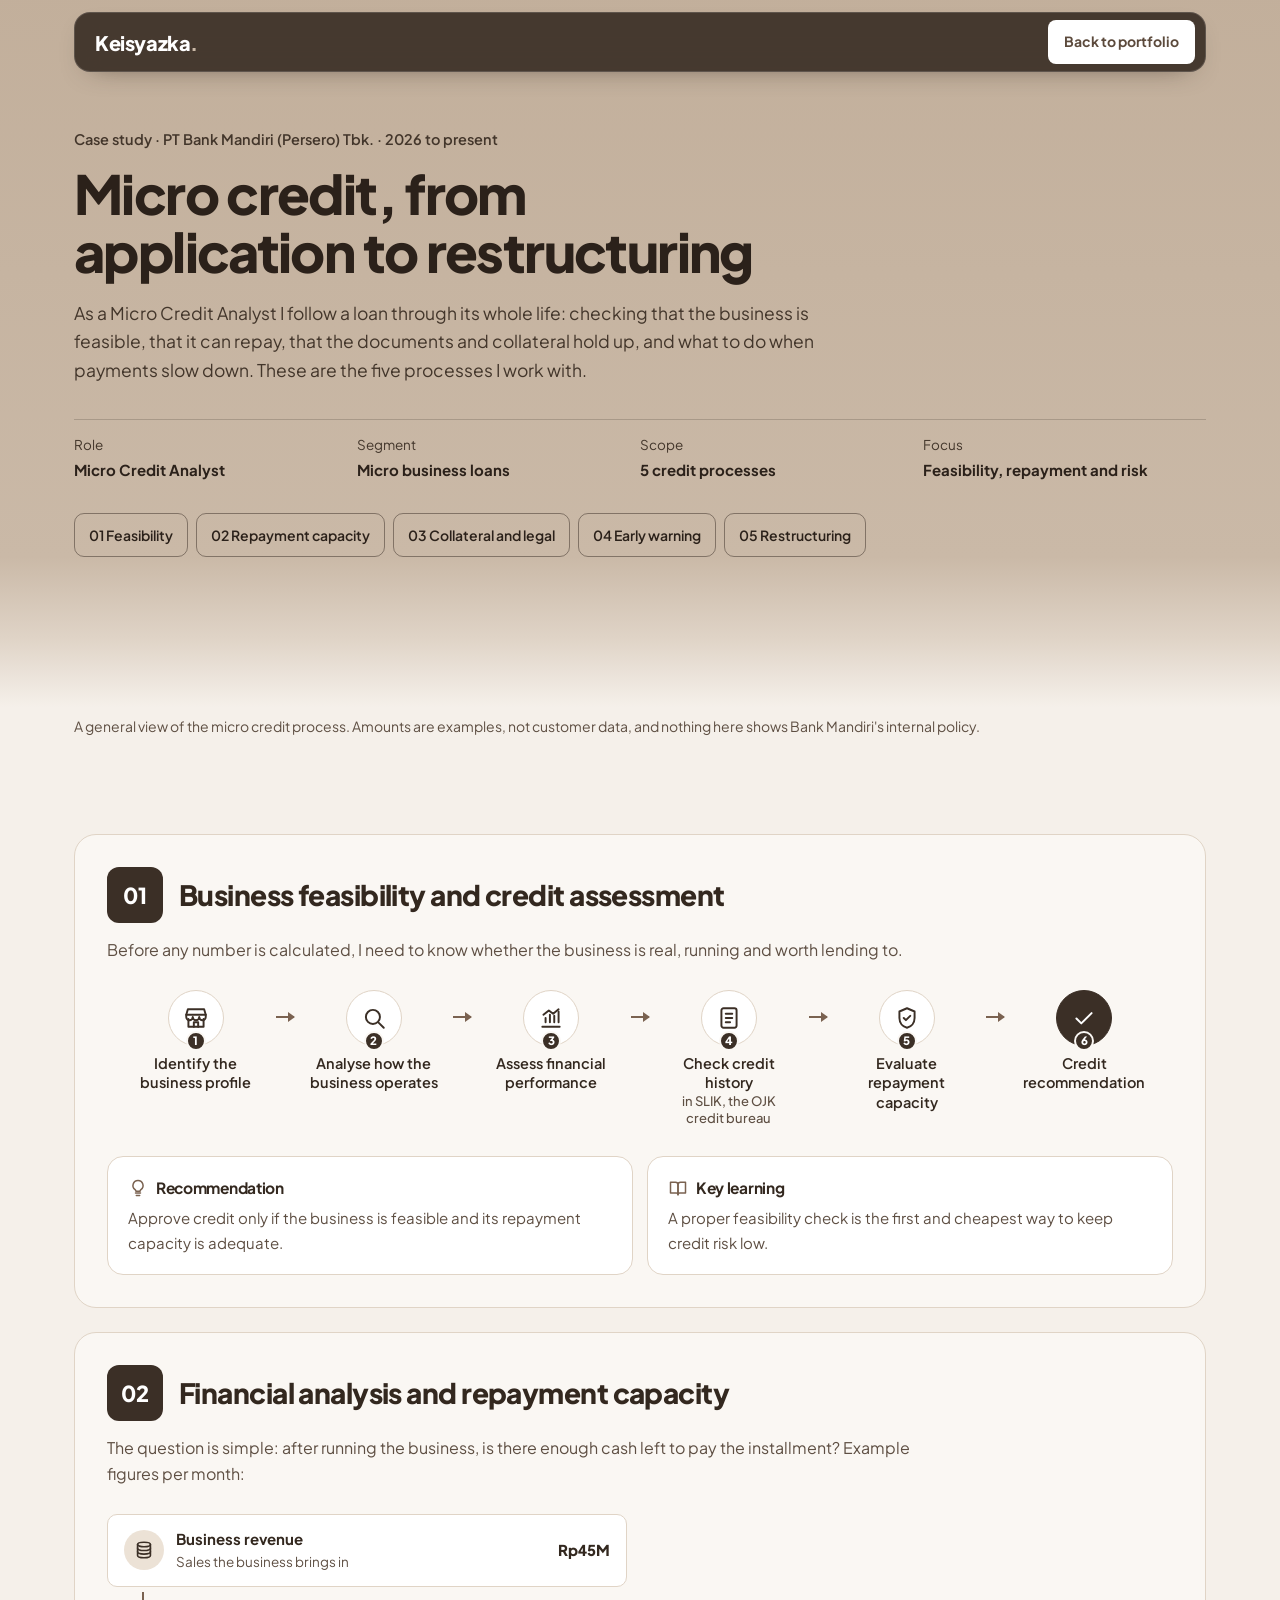
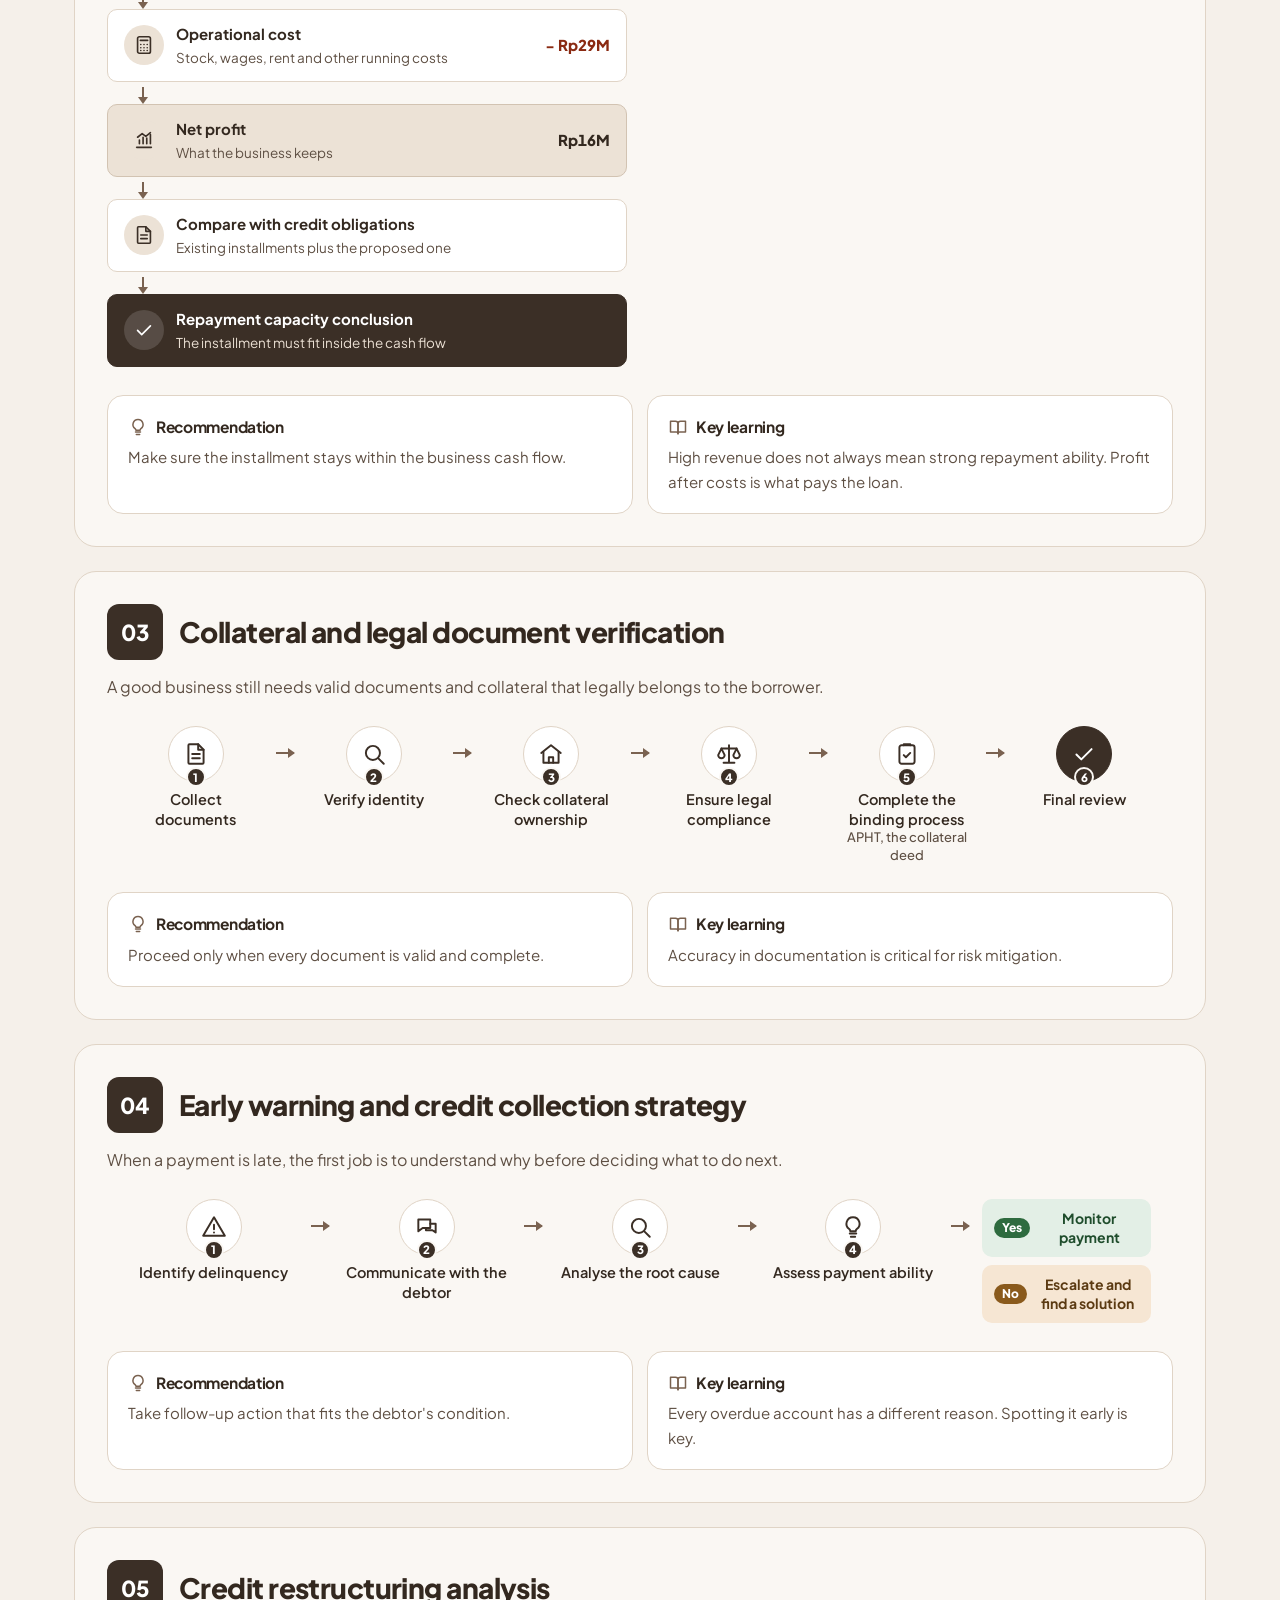
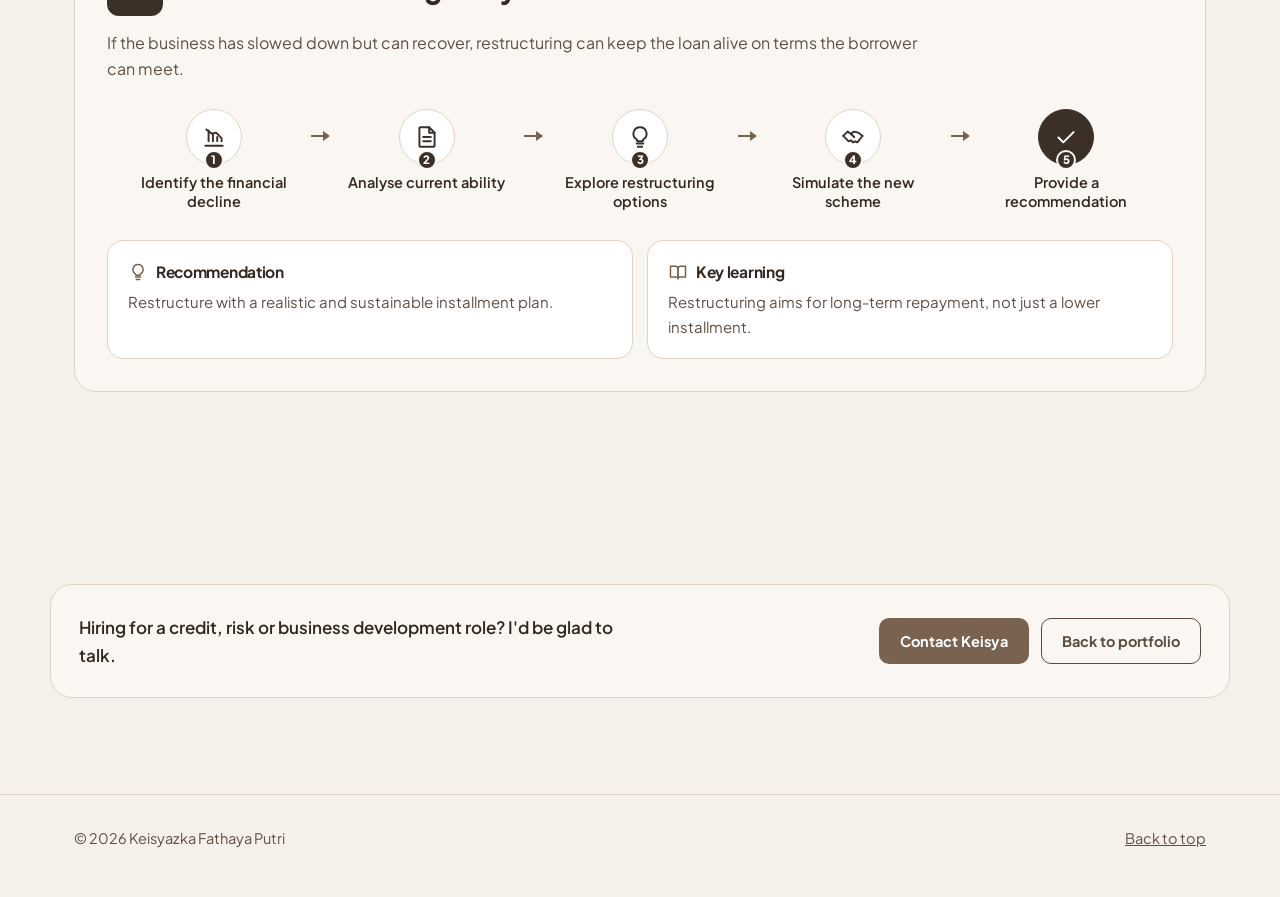
<file: keisya/mandiri.html>
<!DOCTYPE html>
<html lang="en">
<head>
  <meta name="robots" content="noindex" />
  <meta charset="UTF-8" />
  <meta name="viewport" content="width=device-width, initial-scale=1.0, viewport-fit=cover" />
  <title>Micro credit case study · Keisyazka Fathaya Putri</title>
  <meta name="description" content="Case study: how a micro credit application is assessed at Bank Mandiri, from business feasibility and repayment capacity to collateral, early warning and restructuring." />
  <meta name="theme-color" content="#cab9a7" />
  <link rel="icon" href="data:image/svg+xml,<svg xmlns='http://www.w3.org/2000/svg' viewBox='0 0 64 64'><rect width='64' height='64' rx='14' fill='%237a6250'/><text x='32' y='43' text-anchor='middle' font-family='Arial' font-weight='800' font-size='30' fill='white'>K.</text></svg>" />
  <link rel="preconnect" href="https://fonts.googleapis.com" />
  <link rel="preconnect" href="https://fonts.gstatic.com" crossorigin />
  <link href="https://fonts.googleapis.com/css2?family=Plus+Jakarta+Sans:wght@400;500;600;700;800&display=swap" rel="stylesheet" />
  <link rel="stylesheet" href="assets/styles.css" />
  <link rel="stylesheet" href="assets/case.css" />
</head>
<body>
  <a class="skip" href="#feasibility">Skip to content</a>

  <header class="nav">
    <div class="wrap nav__inner">
      <a href="index.html" class="nav__logo" aria-label="Keisyazka Fathaya Putri, portfolio home">Keisyazka<span aria-hidden="true">.</span></a>
      <a href="index.html#projects" class="nav__back">Back to portfolio</a>
    </div>
  </header>

  <main>
    <section class="case-hero tone-blue" aria-labelledby="caseTitle">
      <div class="wrap">
        <p class="case-hero__kicker">Case study · PT Bank Mandiri (Persero) Tbk. · 2026 to present</p>
        <h1 id="caseTitle">Micro credit, from application to restructuring</h1>
        <p class="case-hero__lede">As a Micro Credit Analyst I follow a loan through its whole life: checking that the business is feasible, that it can repay, that the documents and collateral hold up, and what to do when payments slow down. These are the five processes I work with.</p>

        <dl class="case-meta">
          <div><dt>Role</dt><dd>Micro Credit Analyst</dd></div>
          <div><dt>Segment</dt><dd>Micro business loans</dd></div>
          <div><dt>Scope</dt><dd>5 credit processes</dd></div>
          <div><dt>Focus</dt><dd>Feasibility, repayment and risk</dd></div>
        </dl>

        <nav class="toc" aria-label="On this page">
          <a href="#feasibility">01 Feasibility</a>
          <a href="#repayment">02 Repayment capacity</a>
          <a href="#collateral">03 Collateral and legal</a>
          <a href="#early-warning">04 Early warning</a>
          <a href="#restructuring">05 Restructuring</a>
        </nav>
      </div>
    </section>

    <p class="wrap case-note" role="note">A general view of the micro credit process. Amounts are examples, not customer data, and nothing here shows Bank Mandiri's internal policy.</p>

    <section class="section" aria-label="Credit processes">
      <div class="wrap">
        <article class="proc" id="feasibility" aria-labelledby="feasibility-t"><div class="proc__head"><span class="proc__num" aria-hidden="true">01</span><h2 id="feasibility-t"><span class="sr-only">01. </span>Business feasibility and credit assessment</h2></div><p class="proc__intro">Before any number is calculated, I need to know whether the business is real, running and worth lending to.</p><ol class="steps"><li><span class="step__icon"><svg viewBox="0 0 24 24" aria-hidden="true"><path d="M3 9l1.5-5h15L21 9"/><path d="M3 9h18v2a3 3 0 0 1-6 0 3 3 0 0 1-6 0 3 3 0 0 1-6 0z"/><path d="M5 13v7h14v-7"/><path d="M10 20v-4h4v4"/></svg><span class="step__n" aria-hidden="true">1</span></span><span><span class="sr-only">Step 1: </span>Identify the business profile</span></li><li><span class="step__icon"><svg viewBox="0 0 24 24" aria-hidden="true"><circle cx="11" cy="11" r="6.5"/><path d="M16 16l5 5"/></svg><span class="step__n" aria-hidden="true">2</span></span><span><span class="sr-only">Step 2: </span>Analyse how the business operates</span></li><li><span class="step__icon"><svg viewBox="0 0 24 24" aria-hidden="true"><path d="M4 20h16"/><path d="M7 16v-4M11 16V9M15 16v-6M19 16V6"/><path d="M5 9l5-4 4 3 5-4"/></svg><span class="step__n" aria-hidden="true">3</span></span><span><span class="sr-only">Step 3: </span>Assess financial performance</span></li><li><span class="step__icon"><svg viewBox="0 0 24 24" aria-hidden="true"><rect x="5" y="3" width="14" height="18" rx="2"/><path d="M9 8h6M9 12h6M9 16h4"/></svg><span class="step__n" aria-hidden="true">4</span></span><span><span class="sr-only">Step 4: </span>Check credit history<span class="step__sub">in SLIK, the OJK credit bureau</span></span></li><li><span class="step__icon"><svg viewBox="0 0 24 24" aria-hidden="true"><path d="M12 3l7 3v6c0 4.5-3 8-7 9-4-1-7-4.5-7-9V6z"/><path d="M9 12l2 2 4-4"/></svg><span class="step__n" aria-hidden="true">5</span></span><span><span class="sr-only">Step 5: </span>Evaluate repayment capacity</span></li><li><span class="step__icon step__icon--done"><svg viewBox="0 0 24 24" aria-hidden="true"><path d="M5 12.5l4.5 4.5L19 7.5"/></svg><span class="step__n" aria-hidden="true">6</span></span><span><span class="sr-only">Step 6: </span>Credit recommendation</span></li></ol><div class="takeaways"><div class="takeaway"><h3><svg viewBox="0 0 24 24" aria-hidden="true"><path d="M9 18h6M10 21h4"/><path d="M12 3a6 6 0 0 0-3.5 10.9c.6.5 1 1.2 1 2.1h5c0-.9.4-1.6 1-2.1A6 6 0 0 0 12 3z"/></svg>Recommendation</h3><p>Approve credit only if the business is feasible and its repayment capacity is adequate.</p></div><div class="takeaway"><h3><svg viewBox="0 0 24 24" aria-hidden="true"><path d="M3 5h6a3 3 0 0 1 3 3v12a2 2 0 0 0-2-2H3z"/><path d="M21 5h-6a3 3 0 0 0-3 3v12a2 2 0 0 1 2-2h7z"/></svg>Key learning</h3><p>A proper feasibility check is the first and cheapest way to keep credit risk low.</p></div></div></article>
        <article class="proc" id="repayment" aria-labelledby="repayment-t"><div class="proc__head"><span class="proc__num" aria-hidden="true">02</span><h2 id="repayment-t"><span class="sr-only">02. </span>Financial analysis and repayment capacity</h2></div><p class="proc__intro">The question is simple: after running the business, is there enough cash left to pay the installment? Example figures per month:</p><ol class="ladder"><li class=""><span class="step__icon"><svg viewBox="0 0 24 24" aria-hidden="true"><ellipse cx="12" cy="6" rx="7" ry="2.5"/><path d="M5 6v4c0 1.4 3.1 2.5 7 2.5s7-1.1 7-2.5V6"/><path d="M5 10v4c0 1.4 3.1 2.5 7 2.5s7-1.1 7-2.5v-4"/><path d="M5 14v4c0 1.4 3.1 2.5 7 2.5s7-1.1 7-2.5v-4"/></svg></span><span><b>Business revenue</b><span>Sales the business brings in</span></span><span class="ladder__amt">Rp45M</span></li><li class=""><span class="step__icon"><svg viewBox="0 0 24 24" aria-hidden="true"><rect x="5" y="3" width="14" height="18" rx="2"/><path d="M8 7h8"/><path d="M8.5 11.5h.01M12 11.5h.01M15.5 11.5h.01M8.5 15h.01M12 15h.01M15.5 15h.01M8.5 18h.01M12 18h.01M15.5 18h.01"/></svg></span><span><b>Operational cost</b><span>Stock, wages, rent and other running costs</span></span><span class="ladder__amt ladder__amt--minus">&minus; Rp29M</span></li><li class="is-key"><span class="step__icon"><svg viewBox="0 0 24 24" aria-hidden="true"><path d="M4 20h16"/><path d="M7 16v-4M11 16V9M15 16v-6M19 16V6"/><path d="M5 9l5-4 4 3 5-4"/></svg></span><span><b>Net profit</b><span>What the business keeps</span></span><span class="ladder__amt">Rp16M</span></li><li class=""><span class="step__icon"><svg viewBox="0 0 24 24" aria-hidden="true"><path d="M14 3H6a1 1 0 0 0-1 1v16a1 1 0 0 0 1 1h12a1 1 0 0 0 1-1V8z"/><path d="M14 3v5h5"/><path d="M8.5 12h7M8.5 16h7"/></svg></span><span><b>Compare with credit obligations</b><span>Existing installments plus the proposed one</span></span><span></span></li><li class="is-end"><span class="step__icon"><svg viewBox="0 0 24 24" aria-hidden="true"><path d="M5 12.5l4.5 4.5L19 7.5"/></svg></span><span><b>Repayment capacity conclusion</b><span>The installment must fit inside the cash flow</span></span><span></span></li></ol><div class="takeaways"><div class="takeaway"><h3><svg viewBox="0 0 24 24" aria-hidden="true"><path d="M9 18h6M10 21h4"/><path d="M12 3a6 6 0 0 0-3.5 10.9c.6.5 1 1.2 1 2.1h5c0-.9.4-1.6 1-2.1A6 6 0 0 0 12 3z"/></svg>Recommendation</h3><p>Make sure the installment stays within the business cash flow.</p></div><div class="takeaway"><h3><svg viewBox="0 0 24 24" aria-hidden="true"><path d="M3 5h6a3 3 0 0 1 3 3v12a2 2 0 0 0-2-2H3z"/><path d="M21 5h-6a3 3 0 0 0-3 3v12a2 2 0 0 1 2-2h7z"/></svg>Key learning</h3><p>High revenue does not always mean strong repayment ability. Profit after costs is what pays the loan.</p></div></div></article>
        <article class="proc" id="collateral" aria-labelledby="collateral-t"><div class="proc__head"><span class="proc__num" aria-hidden="true">03</span><h2 id="collateral-t"><span class="sr-only">03. </span>Collateral and legal document verification</h2></div><p class="proc__intro">A good business still needs valid documents and collateral that legally belongs to the borrower.</p><ol class="steps"><li><span class="step__icon"><svg viewBox="0 0 24 24" aria-hidden="true"><path d="M14 3H6a1 1 0 0 0-1 1v16a1 1 0 0 0 1 1h12a1 1 0 0 0 1-1V8z"/><path d="M14 3v5h5"/><path d="M8.5 12h7M8.5 16h7"/></svg><span class="step__n" aria-hidden="true">1</span></span><span><span class="sr-only">Step 1: </span>Collect documents</span></li><li><span class="step__icon"><svg viewBox="0 0 24 24" aria-hidden="true"><circle cx="11" cy="11" r="6.5"/><path d="M16 16l5 5"/></svg><span class="step__n" aria-hidden="true">2</span></span><span><span class="sr-only">Step 2: </span>Verify identity</span></li><li><span class="step__icon"><svg viewBox="0 0 24 24" aria-hidden="true"><path d="M3 11l9-7 9 7"/><path d="M5 10v10h14V10"/><path d="M10 20v-5h4v5"/></svg><span class="step__n" aria-hidden="true">3</span></span><span><span class="sr-only">Step 3: </span>Check collateral ownership</span></li><li><span class="step__icon"><svg viewBox="0 0 24 24" aria-hidden="true"><path d="M12 4v16M7 20h10M5 7h14"/><path d="M5 7l-3 6a3 3 0 0 0 6 0zM19 7l-3 6a3 3 0 0 0 6 0z"/></svg><span class="step__n" aria-hidden="true">4</span></span><span><span class="sr-only">Step 4: </span>Ensure legal compliance</span></li><li><span class="step__icon"><svg viewBox="0 0 24 24" aria-hidden="true"><rect x="5" y="4" width="14" height="17" rx="2"/><path d="M9 4V3h6v1"/><path d="M9 13l2 2 4-4"/></svg><span class="step__n" aria-hidden="true">5</span></span><span><span class="sr-only">Step 5: </span>Complete the binding process<span class="step__sub">APHT, the collateral deed</span></span></li><li><span class="step__icon step__icon--done"><svg viewBox="0 0 24 24" aria-hidden="true"><path d="M5 12.5l4.5 4.5L19 7.5"/></svg><span class="step__n" aria-hidden="true">6</span></span><span><span class="sr-only">Step 6: </span>Final review</span></li></ol><div class="takeaways"><div class="takeaway"><h3><svg viewBox="0 0 24 24" aria-hidden="true"><path d="M9 18h6M10 21h4"/><path d="M12 3a6 6 0 0 0-3.5 10.9c.6.5 1 1.2 1 2.1h5c0-.9.4-1.6 1-2.1A6 6 0 0 0 12 3z"/></svg>Recommendation</h3><p>Proceed only when every document is valid and complete.</p></div><div class="takeaway"><h3><svg viewBox="0 0 24 24" aria-hidden="true"><path d="M3 5h6a3 3 0 0 1 3 3v12a2 2 0 0 0-2-2H3z"/><path d="M21 5h-6a3 3 0 0 0-3 3v12a2 2 0 0 1 2-2h7z"/></svg>Key learning</h3><p>Accuracy in documentation is critical for risk mitigation.</p></div></div></article>
        <article class="proc" id="early-warning" aria-labelledby="early-warning-t"><div class="proc__head"><span class="proc__num" aria-hidden="true">04</span><h2 id="early-warning-t"><span class="sr-only">04. </span>Early warning and credit collection strategy</h2></div><p class="proc__intro">When a payment is late, the first job is to understand why before deciding what to do next.</p><ol class="steps"><li><span class="step__icon"><svg viewBox="0 0 24 24" aria-hidden="true"><path d="M12 3L2 20h20z"/><path d="M12 10v4M12 17h.01"/></svg><span class="step__n" aria-hidden="true">1</span></span><span><span class="sr-only">Step 1: </span>Identify delinquency</span></li><li><span class="step__icon"><svg viewBox="0 0 24 24" aria-hidden="true"><path d="M4 5h11v8H8l-4 3z"/><path d="M15 9h5v8l-3-2h-6v-2"/></svg><span class="step__n" aria-hidden="true">2</span></span><span><span class="sr-only">Step 2: </span>Communicate with the debtor</span></li><li><span class="step__icon"><svg viewBox="0 0 24 24" aria-hidden="true"><circle cx="11" cy="11" r="6.5"/><path d="M16 16l5 5"/></svg><span class="step__n" aria-hidden="true">3</span></span><span><span class="sr-only">Step 3: </span>Analyse the root cause</span></li><li><span class="step__icon"><svg viewBox="0 0 24 24" aria-hidden="true"><path d="M9 18h6M10 21h4"/><path d="M12 3a6 6 0 0 0-3.5 10.9c.6.5 1 1.2 1 2.1h5c0-.9.4-1.6 1-2.1A6 6 0 0 0 12 3z"/></svg><span class="step__n" aria-hidden="true">4</span></span><span><span class="sr-only">Step 4: </span>Assess payment ability</span></li><li class="branch" aria-label="Outcome of step 4"><span class="branch__opt branch__opt--yes"><span class="branch__tag">Yes</span>Monitor payment</span><span class="branch__opt branch__opt--no"><span class="branch__tag">No</span>Escalate and find a solution</span></li></ol><div class="takeaways"><div class="takeaway"><h3><svg viewBox="0 0 24 24" aria-hidden="true"><path d="M9 18h6M10 21h4"/><path d="M12 3a6 6 0 0 0-3.5 10.9c.6.5 1 1.2 1 2.1h5c0-.9.4-1.6 1-2.1A6 6 0 0 0 12 3z"/></svg>Recommendation</h3><p>Take follow-up action that fits the debtor's condition.</p></div><div class="takeaway"><h3><svg viewBox="0 0 24 24" aria-hidden="true"><path d="M3 5h6a3 3 0 0 1 3 3v12a2 2 0 0 0-2-2H3z"/><path d="M21 5h-6a3 3 0 0 0-3 3v12a2 2 0 0 1 2-2h7z"/></svg>Key learning</h3><p>Every overdue account has a different reason. Spotting it early is key.</p></div></div></article>
        <article class="proc" id="restructuring" aria-labelledby="restructuring-t"><div class="proc__head"><span class="proc__num" aria-hidden="true">05</span><h2 id="restructuring-t"><span class="sr-only">05. </span>Credit restructuring analysis</h2></div><p class="proc__intro">If the business has slowed down but can recover, restructuring can keep the loan alive on terms the borrower can meet.</p><ol class="steps"><li><span class="step__icon"><svg viewBox="0 0 24 24" aria-hidden="true"><path d="M4 20h16"/><path d="M7 16V6M11 16V9M15 16v-4M19 16v-2"/><path d="M5 5l5 4 4-1 5 5"/></svg><span class="step__n" aria-hidden="true">1</span></span><span><span class="sr-only">Step 1: </span>Identify the financial decline</span></li><li><span class="step__icon"><svg viewBox="0 0 24 24" aria-hidden="true"><path d="M14 3H6a1 1 0 0 0-1 1v16a1 1 0 0 0 1 1h12a1 1 0 0 0 1-1V8z"/><path d="M14 3v5h5"/><path d="M8.5 12h7M8.5 16h7"/></svg><span class="step__n" aria-hidden="true">2</span></span><span><span class="sr-only">Step 2: </span>Analyse current ability</span></li><li><span class="step__icon"><svg viewBox="0 0 24 24" aria-hidden="true"><path d="M9 18h6M10 21h4"/><path d="M12 3a6 6 0 0 0-3.5 10.9c.6.5 1 1.2 1 2.1h5c0-.9.4-1.6 1-2.1A6 6 0 0 0 12 3z"/></svg><span class="step__n" aria-hidden="true">3</span></span><span><span class="sr-only">Step 3: </span>Explore restructuring options</span></li><li><span class="step__icon"><svg viewBox="0 0 24 24" aria-hidden="true"><path d="M3 11l4-4 3 2 3-2 4 1 4 3"/><path d="M3 11l5 5 2-1 2 2 2-1 2 1 4-5"/><path d="M10 9l3 3"/></svg><span class="step__n" aria-hidden="true">4</span></span><span><span class="sr-only">Step 4: </span>Simulate the new scheme</span></li><li><span class="step__icon step__icon--done"><svg viewBox="0 0 24 24" aria-hidden="true"><path d="M5 12.5l4.5 4.5L19 7.5"/></svg><span class="step__n" aria-hidden="true">5</span></span><span><span class="sr-only">Step 5: </span>Provide a recommendation</span></li></ol><div class="takeaways"><div class="takeaway"><h3><svg viewBox="0 0 24 24" aria-hidden="true"><path d="M9 18h6M10 21h4"/><path d="M12 3a6 6 0 0 0-3.5 10.9c.6.5 1 1.2 1 2.1h5c0-.9.4-1.6 1-2.1A6 6 0 0 0 12 3z"/></svg>Recommendation</h3><p>Restructure with a realistic and sustainable installment plan.</p></div><div class="takeaway"><h3><svg viewBox="0 0 24 24" aria-hidden="true"><path d="M3 5h6a3 3 0 0 1 3 3v12a2 2 0 0 0-2-2H3z"/><path d="M21 5h-6a3 3 0 0 0-3 3v12a2 2 0 0 1 2-2h7z"/></svg>Key learning</h3><p>Restructuring aims for long-term repayment, not just a lower installment.</p></div></div></article>
      </div>
    </section>

    <section class="section">
      <div class="wrap case-end">
        <p>Hiring for a credit, risk or business development role? I'd be glad to talk.</p>
        <div class="case-end__actions">
          <a class="btn btn--primary" href="index.html#contact">Contact Keisya</a>
          <a class="btn btn--ghost-dark" href="index.html#projects">Back to portfolio</a>
        </div>
      </div>
    </section>
  </main>

  <footer class="foot">
    <div class="wrap foot__inner">
      <span>© 2026 Keisyazka Fathaya Putri</span>
      <a href="#caseTitle">Back to top</a>
    </div>
  </footer>

  <script src="assets/edits.js" defer></script>
  <script src="assets/cms.js" defer></script>
</body>
</html>
</file>
<file: assets/styles.css>
/* Rayhan Ravandika portfolio. Design Read, dials and the reason behind each choice: DESIGN.md. */

/* Tokens */
:root {
  /* Navy and brand blue come from the reference; cyan is the single accent, used only on blue areas. */
  --navy: #0a2a78;
  --blue-700: #0b3a9e;
  --blue: #0d47c9;
  --blue-500: #1a63e3;
  --cyan: #7ee3f0;

  /* Mist instead of pure white: the page read too bright next to the blue. */
  --mist: #e7edf6;
  --mist-2: #dde5f1;
  --surface: #f3f6fa;

  --text: #16294f;
  --text-2: #4a5b7c;
  --text-3: #4d5d7e;
  --line: #cfd9e8;
  --link: var(--blue);
  --chip: #e2e9f4;
  --bar: var(--blue);

  --r-sm: 6px;
  --r-md: 10px;
  --r-lg: 16px;
  --r-xl: 22px;

  --font: "Plus Jakarta Sans", "Segoe UI", Roboto, Arial, sans-serif;
  color-scheme: light;
}

/* Blue tone (hero, work history, contact): text tokens flip to values that keep AA on these blues. */
.tone-blue {
  --text: #ffffff;
  --text-2: #dce6fb;
  --text-3: #c9d8f8;
  --line: rgba(255, 255, 255, 0.24);
  --link: var(--cyan);
  --chip: rgba(255, 255, 255, 0.12);
  --bar: #ffffff;
  color: var(--text);
}

/* Base */
*, *::before, *::after { box-sizing: border-box; }
* { margin: 0; padding: 0; }
html { scroll-behavior: smooth; scroll-padding-top: 88px; }
body {
  font: 400 16px/1.65 var(--font);
  color: var(--text);
  background: var(--mist);
  -webkit-font-smoothing: antialiased;
  overflow-x: hidden;
}
a { color: var(--link); }
ul, ol { list-style: none; }
img { max-width: 100%; height: auto; }
/* Components set display: flex or grid; [hidden] must still win. */
[hidden] { display: none !important; }
.sr-only { position: absolute; width: 1px; height: 1px; padding: 0; margin: -1px; overflow: hidden; clip: rect(0 0 0 0); white-space: nowrap; border: 0; }

a[href], button, summary, [role="tab"] { cursor: pointer; }
button:disabled, [aria-disabled="true"] { cursor: not-allowed; }
:focus-visible { outline: 3px solid var(--blue-500); outline-offset: 3px; border-radius: 4px; }
.tone-blue :focus-visible { outline-color: var(--cyan); }

.wrap { width: 100%; max-width: 1180px; margin-inline: auto; padding-inline: 24px; }
@media (max-width: 600px) { .wrap { padding-inline: 16px; } }

.skip { position: absolute; left: 16px; top: -60px; z-index: 50; background: var(--navy); color: #fff; padding: 10px 14px; border-radius: var(--r-md); }
.skip:focus { top: 12px; }

/* Type: one family (Plus Jakarta Sans, drawn for Jakarta), weights carry the hierarchy. */
h1, h2, h3 { letter-spacing: -0.02em; text-wrap: balance; }
.title { font-size: clamp(28px, 3.4vw, 38px); font-weight: 800; line-height: 1.15; }
/* Identity motif from the reference: a short bar under every section title. */
.title::after { content: ""; display: block; width: 48px; height: 3px; border-radius: 2px; background: var(--bar); margin-top: 14px; }
.intro { color: var(--text-2); max-width: 60ch; margin-top: 16px; }
.intro--tight { margin-top: 6px; }
.subtitle { font-size: 21px; font-weight: 700; margin-top: 64px; }

/* Text shown while a list loads, or instead of it when it is empty or fails. */
.state { color: var(--text-2); font-size: 15px; padding: 14px 0; list-style: none; }
.state--error { color: var(--text); font-weight: 600; }

/* Buttons */
.btn {
  display: inline-flex; align-items: center; justify-content: center; gap: 8px;
  min-height: 46px; padding: 0 20px; border-radius: var(--r-md);
  font: 700 14.5px var(--font); text-decoration: none; border: 1.5px solid transparent;
  transition: background 150ms ease, border-color 150ms ease, color 150ms ease;
}
.btn--light { background: #fff; color: var(--blue-700); }
.btn--light:hover { background: #dff8fb; }
.btn--light:active { background: #c7f1f6; }
.btn--outline { background: transparent; color: var(--text); border-color: rgba(255, 255, 255, 0.6); }
.btn--outline:hover { background: rgba(255, 255, 255, 0.12); border-color: #fff; }
.btn--outline:active { background: rgba(255, 255, 255, 0.2); }
.btn[aria-disabled="true"], .nav__cv[aria-disabled="true"] { opacity: 0.55; }

/* Nav: the only translucent element, because it sits over both blue and mist. */
.nav { position: sticky; top: env(safe-area-inset-top, 0px); z-index: 30; padding-top: 12px; }
.nav__inner {
  display: flex; align-items: center; gap: 12px; min-height: 60px; max-width: 1132px;
  padding-inline: 20px 10px; color: #fff;
  background: rgba(7, 29, 82, 0.86); border: 1px solid rgba(255, 255, 255, 0.14); border-radius: var(--r-lg);
  backdrop-filter: blur(12px); -webkit-backdrop-filter: blur(12px);
  box-shadow: 0 10px 28px -18px rgba(7, 29, 82, 0.7);
}
.nav__logo { font-size: 20px; font-weight: 800; color: #fff; text-decoration: none; margin-right: auto; letter-spacing: -0.02em; min-height: 44px; display: inline-flex; align-items: center; }
.nav__logo span { color: var(--cyan); }
.nav__links { display: flex; gap: 2px; font-size: 14px; font-weight: 500; }
.nav__links a { color: #d7e2f8; text-decoration: none; padding: 8px 11px; border-radius: 8px; min-height: 40px; display: inline-flex; align-items: center; }
.nav__links a:hover { color: #fff; background: rgba(255, 255, 255, 0.1); }
.nav__links a.is-active { color: var(--blue-700); background: #fff; font-weight: 700; }
.nav__cv { font-size: 13px; font-weight: 700; color: var(--blue-700); background: #fff; text-decoration: none; padding: 0 14px; min-height: 40px; display: inline-flex; align-items: center; border-radius: 8px; }
.nav__cv:hover { background: #dff8fb; }
.nav__menu { display: none; align-items: center; gap: 8px; min-height: 44px; padding: 0 14px; border: 0; border-radius: var(--r-md); background: rgba(255, 255, 255, 0.12); color: #fff; font: 700 14px var(--font); }
.nav__menu:hover { background: rgba(255, 255, 255, 0.2); }
.nav__menu svg { width: 16px; height: 16px; fill: none; stroke: currentColor; stroke-width: 2; stroke-linecap: round; }
@media (max-width: 980px) {
  .nav__menu { display: inline-flex; }
  .nav__cv { min-height: 44px; }
  .nav__links {
    position: absolute; top: 80px; left: 16px; right: 16px; flex-direction: column; gap: 2px;
    background: #071d52; border: 1px solid rgba(255, 255, 255, 0.16); border-radius: var(--r-lg); padding: 8px;
    display: none;
  }
  .nav__links.open { display: flex; }
  .nav__links a { min-height: 48px; padding: 0 14px; font-size: 16px; }
}

.app-error { background: #fff3cd; color: #4a3600; padding-block: 12px; font-size: 15px; }
.app-error a { color: #4a3600; font-weight: 700; }

/* Hero. The fade to mist happens only inside the bottom padding, so no text sits on the light part. */
.hero {
  margin-top: -84px; padding-block: 150px 170px;
  background:
    url("data:image/svg+xml,%3Csvg xmlns='http://www.w3.org/2000/svg' width='560' height='420' viewBox='0 0 560 420' fill='none' stroke='white' stroke-opacity='0.09' stroke-width='1.2'%3E%3Cpath d='M30 340h120M40 340v-30M60 340v-55M80 340v-40M100 340v-75M120 340v-60'/%3E%3Cpath d='M300 120l40-30 40 18 40-46 40 22'/%3E%3Ccircle cx='300' cy='120' r='3'/%3E%3Ccircle cx='340' cy='90' r='3'/%3E%3Ccircle cx='380' cy='108' r='3'/%3E%3Ccircle cx='420' cy='62' r='3'/%3E%3Ccircle cx='460' cy='84' r='3'/%3E%3Crect x='420' y='250' width='90' height='54' rx='6'/%3E%3Cpath d='M432 268h50M432 282h34'/%3E%3Cpath d='M465 304v30h-80v26'/%3E%3Crect x='355' y='360' width='60' height='34' rx='5'/%3E%3C/svg%3E") 0 0 / 560px 420px repeat,
    linear-gradient(180deg, var(--blue-700) 0%, var(--blue) calc(100% - 170px), #5f84c9 calc(100% - 80px), var(--mist) 100%);
}
/* The line-art (bar chart, trend line, flow boxes) echoes analyst work and appears on blue areas only. */
.hero__inner { display: grid; grid-template-columns: minmax(0, 1.3fr) minmax(0, 0.7fr); gap: 40px; align-items: start; }
.hero__text { padding-top: 36px; }
.hero__where { font-size: 14.5px; font-weight: 600; color: var(--text-2); }
.hero h1 { font-size: clamp(40px, 6vw, 72px); font-weight: 800; line-height: 1.04; margin-top: 14px; letter-spacing: -0.035em; }
.hero__name { color: var(--cyan); }
.hero__role { font-size: 19px; font-weight: 700; margin-top: 18px; }
.hero__tags { font-size: 14.5px; color: var(--text-2); margin-top: 6px; }
.hero__tags span + span::before { content: "·"; margin: 0 8px; }
.hero__lede { color: var(--text-2); max-width: 54ch; margin-top: 18px; font-size: 17px; }
.hero__actions { display: flex; flex-wrap: wrap; gap: 12px; margin-top: 28px; }

/* Real figures from the CV, inline with dividers instead of floating tiles. */
.figures { display: flex; flex-wrap: wrap; margin-top: 40px; }
.figures div { display: flex; flex-direction: column; padding: 2px 22px; border-left: 1px solid var(--line); }
.figures div:first-child { padding-left: 0; border-left: 0; }
.figures dd { font-size: 26px; font-weight: 800; letter-spacing: -0.02em; font-variant-numeric: tabular-nums; order: -1; }
.figures dt { font-size: 13.5px; color: var(--text-2); }
.figures__source { font-size: 13px; color: var(--text-3); margin-top: 12px; }
@media (max-width: 600px) {
  .figures { display: grid; grid-template-columns: repeat(2, minmax(0, 1fr)); gap: 16px 0; }
  .figures div:nth-child(3) { padding-left: 0; border-left: 0; }
}

/* Lanyard ID card from the reference; its shadow is the page's one large shadow (a physical card in front). */
.badge-area { display: flex; flex-direction: column; align-items: center; margin-top: -68px; }
.badge { display: flex; flex-direction: column; align-items: center; transform-origin: 50% 0; cursor: grab; touch-action: none; user-select: none; }
.badge.is-dragging { cursor: grabbing; }
.badge__strap { width: 30px; height: 190px; background: linear-gradient(90deg, #06173f, #0e2a6b 50%, #06173f); display: flex; align-items: center; justify-content: center; overflow: hidden; }
.badge__strap span { writing-mode: vertical-rl; font-size: 10px; font-weight: 700; letter-spacing: 0.3em; color: rgba(255, 255, 255, 0.82); white-space: nowrap; }
.badge__clip { width: 40px; height: 18px; border-radius: 4px 4px 8px 8px; background: linear-gradient(#c9d3e6, #8a98b5); margin-top: -2px; }
.badge__card {
  position: relative; width: 252px; margin-top: -4px; padding: 14px 14px 16px; border-radius: 18px; color: #fff;
  background: linear-gradient(160deg, var(--blue) 0%, var(--blue) 35%, var(--navy) 100%);
  border: 1px solid rgba(255, 255, 255, 0.3);
  box-shadow: 0 30px 60px -22px rgba(3, 12, 40, 0.7);
}
.badge__card::before { content: ""; position: absolute; top: 8px; left: 50%; width: 46px; height: 7px; margin-left: -23px; border-radius: 6px; background: rgba(4, 16, 48, 0.55); }
.badge__photo { height: 186px; border-radius: 12px; margin-top: 12px; overflow: hidden; background: linear-gradient(180deg, #eaf3ff, #c3d8fb); display: grid; place-items: center; }
.badge__photo img { width: 100%; height: 100%; object-fit: cover; pointer-events: none; }
.badge__initials { font-size: 64px; font-weight: 800; color: var(--blue); letter-spacing: -0.04em; }
.badge__name { font-size: 22px; font-weight: 800; margin-top: 14px; letter-spacing: -0.02em; }
/* Uppercase role copies how real ID cards are typeset. */
.badge__role { font-size: 11px; font-weight: 700; letter-spacing: 0.06em; text-transform: uppercase; color: var(--cyan); margin-top: 4px; line-height: 1.4; }
.badge__org { font-size: 12.5px; color: #dce6fb; margin-top: 6px; }
.badge__foot { display: flex; justify-content: space-between; gap: 8px; margin-top: 14px; padding-top: 10px; border-top: 1px solid rgba(255, 255, 255, 0.24); font-size: 12px; font-weight: 600; color: #dce6fb; }
.badge-hint { margin-top: 22px; font-size: 13.5px; color: var(--text-3); }
@media (max-width: 880px) {
  .hero__inner { grid-template-columns: minmax(0, 1fr); }
  .hero__text { padding-top: 0; }
  .badge-area { margin-top: 12px; }
  .badge__strap { height: 80px; }
}

/* Sections */
.section { padding-block: 96px; }
.section--short { padding-block: 72px; }
.tone-tint { background: linear-gradient(180deg, rgba(221, 229, 241, 0), var(--mist-2) 18%, var(--mist-2) 82%, rgba(221, 229, 241, 0)); }
@media (max-width: 600px) { .section { padding-block: 60px; } .section--short { padding-block: 48px; } .hero { padding-block: 116px 140px; } }

/* Panels use a border, not a shadow: only the nav and the ID card float. */
.panel { background: var(--surface); border: 1px solid var(--line); border-radius: var(--r-lg); }

/* About */
.about { display: grid; grid-template-columns: minmax(0, 1.55fr) minmax(0, 1fr); gap: 48px; align-items: start; }
.about__text { display: grid; gap: 16px; color: var(--text-2); font-size: 16.5px; margin-top: 30px; }
.about__facts { padding: 24px; margin-top: 8px; }
.about__facts h3 { font-size: 15px; font-weight: 700; margin-bottom: 4px; }
.about__facts dl div { display: grid; grid-template-columns: 104px minmax(0, 1fr); gap: 12px; padding: 11px 0; border-bottom: 1px solid var(--line); font-size: 14.5px; }
.about__facts dl div:last-child { border-bottom: 0; }
.about__facts dt { color: var(--text-2); }
.about__facts dd { font-weight: 600; }
@media (max-width: 860px) { .about { grid-template-columns: minmax(0, 1fr); gap: 28px; } }

/* Services: REQ-xx rows, the way an analyst lists scope, with the heading pinned beside them on desktop. */
.services { display: grid; grid-template-columns: minmax(0, 0.8fr) minmax(0, 1.2fr); gap: 48px; align-items: start; }
.services__head { position: sticky; top: 100px; }
.reqs { border-top: 1.5px solid var(--text); }
.reqs li { display: grid; grid-template-columns: 74px minmax(0, 1fr); gap: 4px 16px; padding: 18px 0; border-bottom: 1px solid var(--line); }
.req__id { font-size: 13.5px; font-weight: 700; color: var(--blue); font-variant-numeric: tabular-nums; padding-top: 2px; }
.reqs h3 { font-size: 17px; font-weight: 700; }
.reqs p { grid-column: 2; color: var(--text-2); font-size: 15px; }
@media (max-width: 860px) { .services { grid-template-columns: minmax(0, 1fr); gap: 24px; } .services__head { position: static; } }

/* Document chain: written in this order, and the chevron between them stands for traceability. */
.chain { display: grid; grid-template-columns: repeat(4, minmax(0, 1fr)); margin-top: 26px; }
.chain > li { position: relative; padding: 22px 22px 24px; background: var(--surface); border: 1px solid var(--line); }
.chain > li:first-child { border-radius: var(--r-lg) 0 0 var(--r-lg); }
.chain > li:last-child { border-radius: 0 var(--r-lg) var(--r-lg) 0; }
.chain > li + li { border-left: 0; }
.chain > li + li::before {
  content: ""; position: absolute; left: -9px; top: 30px; width: 16px; height: 16px;
  background: var(--surface); border-top: 1.5px solid var(--blue); border-right: 1.5px solid var(--blue); transform: rotate(45deg);
}
.doc__code { font-size: 34px; font-weight: 800; letter-spacing: -0.03em; color: var(--blue); line-height: 1; }
.doc__name { font-size: 14.5px; font-weight: 600; margin-top: 8px; min-height: 2.8em; }
.doc__items { margin-top: 12px; display: grid; gap: 6px; }
.doc__items li { font-size: 14px; color: var(--text-2); padding-left: 16px; position: relative; }
.doc__items li::before { content: ""; position: absolute; left: 2px; top: 9px; width: 6px; height: 6px; border-radius: 1px; background: var(--blue); }
/* Middle widths: 2 x 2, chevrons hidden because the reading order wraps. */
@media (max-width: 960px) {
  .chain { grid-template-columns: repeat(2, minmax(0, 1fr)); gap: 12px; }
  .chain > li, .chain > li + li { border: 1px solid var(--line); border-radius: var(--r-lg); }
  .chain > li:first-child, .chain > li:last-child { border-radius: var(--r-lg); }
  .chain > li + li::before { display: none; }
}
@media (max-width: 560px) { .chain { grid-template-columns: minmax(0, 1fr); } }

/* Workflow */
.workflow__head { display: flex; flex-wrap: wrap; align-items: flex-end; justify-content: space-between; gap: 20px 32px; }
.wf-tabs { display: inline-flex; gap: 4px; padding: 4px; border-radius: var(--r-md); background: var(--surface); border: 1px solid var(--line); }
.wf-tabs button { font: 700 14.5px var(--font); color: var(--text-2); background: transparent; border: 0; min-height: 44px; padding: 0 22px; border-radius: 7px; }
.wf-tabs button:hover { color: var(--text); background: var(--chip); }
.wf-tabs button[aria-selected="true"] { background: var(--blue); color: #fff; }
.wf-card { margin-top: 24px; padding: 18px; border-radius: var(--r-xl); background: var(--surface); border: 1px solid var(--line); }
@media (max-width: 600px) { .wf-card { padding: 10px; margin-inline: -6px; } }

/* The swimlane keeps a fixed light palette so BPMN conventions read the same everywhere (yellow = decision). */
.wf-card { --paper: #f9fafc; --paper-2: #edf1f7; --ink: #1b2a4a; --graphite: #56627c; --rule: #d6dfec; --rule-strong: #1b2a4a; --marker: #f2cc4d; --lane-me: #e1eaf8; --pen: #1a5fd6; }
.wf figcaption { font-size: 13.5px; font-weight: 600; color: var(--graphite); margin: 2px 4px 10px; }
.wf__scroll { position: relative; overflow-x: auto; border: 1.5px solid var(--rule-strong); border-radius: var(--r-md); background: var(--paper); }
.wf svg { display: block; width: 100%; min-width: 820px; height: auto; }
.wf__hint { display: none; font-size: 13px; color: var(--graphite); margin: 8px 4px 0; }
@media (max-width: 860px) { .wf__hint { display: block; } }
.wl-lane { fill: var(--paper); stroke: var(--rule); stroke-width: 1; }
.wl-lane--me { fill: var(--lane-me); }
.wl-head { font: 700 11px var(--font); letter-spacing: 0.04em; fill: var(--graphite); text-anchor: middle; dominant-baseline: middle; }
.wl-rule-strong { stroke: var(--ink); stroke-width: 1.5; }
.wl-phase-rule { stroke: var(--ink); stroke-width: 1; stroke-dasharray: 2 4; opacity: 0.5; }
.wl-phase-no { font: 700 11px var(--font); fill: var(--graphite); }
.wl-phase { font: 700 14px var(--font); fill: var(--ink); }
.wl-task { fill: var(--paper); stroke: var(--ink); stroke-width: 1.3; }
.wl-task--me { stroke: var(--blue); stroke-width: 2; }
.wl-task--span { fill: var(--paper-2); stroke-dasharray: 5 3; }
.wl-label { font: 600 12.5px var(--font); fill: var(--ink); text-anchor: middle; dominant-baseline: middle; }
.wl-side { font: 600 12.5px var(--font); fill: var(--ink); dominant-baseline: middle; }
.wl-ev { fill: var(--paper); stroke: var(--ink); stroke-width: 1.4; }
.wl-ev--end { stroke-width: 3.5; }
.wl-gw { fill: var(--marker); stroke: var(--ink); stroke-width: 1.4; }
.wl-edge { fill: none; stroke: var(--ink); stroke-width: 1.2; }
.wl-head-arrow { fill: var(--ink); }
.wl-assoc { fill: none; stroke: var(--pen); stroke-width: 1.3; stroke-dasharray: 4 4; }
.wl-elabel { font: 600 11px var(--font); fill: var(--graphite); }

/* Collapsed: the first phase stays visible and the rest fades behind the toggle. */
#wf-panels.is-collapsed .wf__scroll { max-height: 460px; overflow-y: hidden; }
#wf-panels.is-collapsed .wf__scroll::after {
  content: ""; position: sticky; display: block; left: 0; bottom: 0; height: 140px; margin-top: -140px;
  background: linear-gradient(to bottom, rgba(249, 250, 252, 0), #f9fafc 85%); pointer-events: none;
}
.wf-toggle-row { display: flex; justify-content: center; margin-top: -24px; position: relative; }
#wf-panels:not(.is-collapsed) + .wf-toggle-row, #wf-panels.is-collapsed:has(.wf__hint) + .wf-toggle-row { margin-top: 14px; }
.wf-toggle {
  display: inline-flex; align-items: center; gap: 10px; min-height: 46px; padding: 0 20px;
  font: 700 14.5px var(--font); color: #fff; background: var(--blue); border: 0; border-radius: var(--r-md);
  transition: background 150ms ease;
}
.wf-toggle:hover { background: var(--blue-500); }
.wf-toggle:active { background: var(--blue-700); }
.wf-toggle:disabled { background: #8d9bb8; }
.wf-toggle svg { width: 12px; height: 12px; fill: none; stroke: currentColor; stroke-width: 1.8; transition: transform 200ms ease; }
.wf-toggle[aria-expanded="true"] svg { transform: rotate(180deg); }
.wf-toggle__close { display: none; }
.wf-toggle[aria-expanded="true"] .wf-toggle__open { display: none; }
.wf-toggle[aria-expanded="true"] .wf-toggle__close { display: inline; }
.wf-legend { display: flex; flex-wrap: wrap; gap: 8px 22px; margin: 16px 4px 2px; font-size: 13.5px; color: var(--graphite); }
.wf-legend li { display: inline-flex; align-items: center; gap: 8px; }
.lg { display: inline-block; }
.lg--flow { width: 22px; border-top: 1.4px solid var(--ink); }
.lg--assoc { width: 22px; border-top: 1.4px dashed var(--pen); }
.lg--gw { width: 11px; height: 11px; background: var(--marker); border: 1.3px solid var(--ink); transform: rotate(45deg); }
.lg--me { width: 16px; height: 12px; background: var(--lane-me); border: 1px solid var(--rule); }

/* Case studies: rows led by the real client logo, which says more than an illustration would. */
.cases { margin-top: 34px; display: grid; gap: 18px; }
.case { display: grid; grid-template-columns: 220px minmax(0, 1fr); border: 1px solid var(--line); border-radius: var(--r-lg); background: var(--surface); overflow: hidden; }
.case__logos { display: flex; flex-direction: column; justify-content: center; align-items: flex-start; gap: 16px; padding: 24px; background: #fff; border-right: 1px solid var(--line); }
.case__logos img { width: auto; max-width: 170px; object-fit: contain; }
.case__badge { font-size: 15px; font-weight: 800; color: var(--blue); }
.case__body { padding: 24px 26px; }
.case__meta { font-size: 14px; font-weight: 600; color: var(--text-2); }
.case h3 { font-size: 20px; font-weight: 700; margin-top: 4px; }
.case p { color: var(--text-2); font-size: 15px; margin-top: 8px; max-width: 70ch; }
.chips { display: flex; flex-wrap: wrap; gap: 6px; margin-top: 14px; }
.chips li { font-size: 13px; font-weight: 600; padding: 4px 10px; border-radius: var(--r-sm); background: var(--chip); color: var(--text); }
.case__link { display: inline-flex; align-items: center; min-height: 44px; margin-top: 12px; padding: 0 16px; border-radius: var(--r-md); background: var(--blue); color: #fff; font-weight: 700; font-size: 14.5px; text-decoration: none; }
.case__link:hover { background: var(--blue-500); }
.case__link:active { background: var(--blue-700); }
.cases__pending { margin-top: 18px; font-size: 15px; color: var(--text-2); }
.cases__pending:empty { display: none; }
@media (max-width: 760px) {
  .case { grid-template-columns: minmax(0, 1fr); }
  .case__logos { flex-direction: row; flex-wrap: wrap; align-items: center; border-right: 0; border-bottom: 1px solid var(--line); padding: 18px 20px; }
  .case__body { padding: 20px; }
}

/* Skills: a definition list, since these are labels and values rather than features. */
/* Skills: one card per group, each item a tag, so the list scans at a glance. */
.kit { display: grid; grid-template-columns: repeat(2, minmax(0, 1fr)); gap: 16px; margin-top: 30px; }
.kit__group { align-self: start; background: #fff; border: 1px solid var(--line); border-radius: var(--r-lg); padding: 20px 22px; }
.kit summary { display: flex; align-items: center; gap: 10px; min-height: 44px; margin: -10px 0; font-weight: 800; font-size: 15px; list-style: none; }
.kit summary::-webkit-details-marker { display: none; }
.kit summary::after { content: ""; width: 8px; height: 8px; margin: 0 4px 0 auto; border-right: 2px solid var(--text-2); border-bottom: 2px solid var(--text-2); transform: rotate(45deg); transition: transform 150ms ease; }
.kit details[open] > summary::after { transform: rotate(-135deg); }
.kit summary:hover::after { border-color: var(--blue); }
.kit__count { font-size: 12.5px; font-weight: 700; color: var(--text-2); background: var(--chip); border-radius: var(--r-sm); padding: 2px 7px; }
.kit__items { display: flex; flex-wrap: wrap; gap: 8px; margin-top: 18px; }
.kit__items span { font-size: 13.5px; font-weight: 600; color: var(--text); background: var(--chip); border-radius: var(--r-sm); padding: 6px 10px; }
.kit > .state, .kit__group:last-child:nth-child(odd) { grid-column: 1 / -1; }
@media (max-width: 640px) { .kit { grid-template-columns: minmax(0, 1fr); } .kit__group { padding: 18px; } }

/* Work history band: fades in and out inside its own padding, so text stays on solid blue. */
.band {
  padding-block: 160px;
  background:
    url("data:image/svg+xml,%3Csvg xmlns='http://www.w3.org/2000/svg' width='560' height='420' viewBox='0 0 560 420' fill='none' stroke='white' stroke-opacity='0.07' stroke-width='1.2'%3E%3Cpath d='M30 340h120M40 340v-30M60 340v-55M80 340v-40M100 340v-75M120 340v-60'/%3E%3Cpath d='M300 120l40-30 40 18 40-46 40 22'/%3E%3Crect x='420' y='250' width='90' height='54' rx='6'/%3E%3Cpath d='M465 304v30h-80v26'/%3E%3C/svg%3E") 0 0 / 560px 420px repeat,
    linear-gradient(180deg, var(--mist) 0, #5f84c9 70px, var(--blue-700) 150px, var(--navy) 50%, var(--blue-700) calc(100% - 150px), #5f84c9 calc(100% - 70px), var(--mist) 100%);
}
@media (max-width: 600px) { .band { padding-block: 130px; } }
.timeline { margin-top: 40px; display: grid; gap: 20px; }
.tl-item { display: grid; grid-template-columns: 170px minmax(0, 1fr); gap: 28px; }
.tl-period { font-size: 14.5px; font-weight: 700; color: var(--cyan); padding-top: 24px; font-variant-numeric: tabular-nums; }
.tl-card { padding: 22px 26px; border-radius: var(--r-lg); background: rgba(255, 255, 255, 0.07); border: 1px solid var(--line); }
.tl-card h3 { font-size: 19px; font-weight: 700; }
.tl-org { color: var(--text-2); font-size: 14.5px; margin-top: 2px; }
.tl-points { margin-top: 14px; display: grid; gap: 8px; }
.tl-points li { position: relative; padding-left: 18px; font-size: 15px; color: var(--text-2); }
.tl-points li::before { content: ""; position: absolute; left: 2px; top: 10px; width: 6px; height: 6px; border-radius: 1px; background: var(--cyan); }
.tl-more { margin-top: 10px; min-height: 44px; padding: 0 2px; font: 700 14.5px var(--font); color: var(--cyan); background: none; border: 0; text-decoration: underline; text-underline-offset: 4px; text-decoration-thickness: 1px; }
.tl-more:hover { color: #fff; }
.tl-more:active { color: #c7f1f6; }
@media (max-width: 760px) { .tl-item { grid-template-columns: minmax(0, 1fr); gap: 8px; } .tl-period { padding-top: 0; } .tl-card { padding: 20px; } }

/* Clients: white tiles so each logo shows in its own colours. */
.clients { display: grid; grid-template-columns: repeat(4, minmax(0, 1fr)); gap: 14px; margin-top: 30px; }
.client { background: #fff; border: 1px solid var(--line); border-radius: var(--r-lg); min-height: 128px; padding: 20px 20px 14px; display: flex; flex-direction: column; justify-content: space-between; gap: 14px; }
.client img { height: 40px; width: auto; max-width: 85%; max-height: 58px; object-fit: contain; object-position: left center; }
.client__name { font-size: 19px; font-weight: 800; color: var(--blue-700); line-height: 1.15; }
.client__sector { font-size: 13.5px; color: var(--text-2); }
@media (max-width: 960px) { .clients { grid-template-columns: repeat(3, minmax(0, 1fr)); } }
@media (max-width: 640px) { .clients { grid-template-columns: repeat(2, minmax(0, 1fr)); } .client { min-height: 108px; padding: 16px 16px 12px; } }

/* Contact */
.contact {
  display: grid; grid-template-columns: minmax(0, 1.1fr) minmax(0, 1fr); gap: 28px 44px; padding: 44px;
  border-radius: var(--r-xl); background: linear-gradient(135deg, var(--blue) 0%, var(--navy) 100%);
}
.contact__list { display: grid; gap: 16px; align-content: start; }
.contact__list dt { font-size: 14px; font-weight: 600; color: var(--text-2); }
.contact__list dd { font-size: 19px; font-weight: 700; overflow-wrap: anywhere; }
.contact__email { display: flex; flex-wrap: wrap; align-items: center; gap: 8px 12px; }
.copy { min-height: 36px; padding: 0 12px; font: 700 13.5px var(--font); color: #fff; background: rgba(255, 255, 255, 0.12); border: 1px solid rgba(255, 255, 255, 0.5); border-radius: var(--r-sm); }
.copy:hover { background: rgba(255, 255, 255, 0.22); }
.copy:active { background: rgba(255, 255, 255, 0.3); }
.copy-status { grid-column: 1 / -1; font-size: 15px; font-weight: 600; color: var(--text); margin-top: -8px; }
.copy-status:empty { display: none; }
.contact__actions { grid-column: 1 / -1; display: flex; flex-wrap: wrap; gap: 12px; }
@media (max-width: 760px) {
  .contact { grid-template-columns: minmax(0, 1fr); padding: 28px 20px; margin-inline: -4px; }
  .copy { min-height: 44px; }
  .contact__actions .btn { flex: 1 1 100%; }
}

/* Footer */
.foot { padding-block: 22px 36px; border-top: 1px solid var(--line); color: var(--text-2); font-size: 14.5px; }
.foot__inner { display: flex; flex-wrap: wrap; justify-content: space-between; align-items: center; gap: 8px; }
.foot a { color: var(--text-2); min-height: 44px; display: inline-flex; align-items: center; }
.foot a:hover { color: var(--blue); }

@media (prefers-reduced-motion: reduce) {
  html { scroll-behavior: auto; }
  .btn, .wf-toggle, .wf-toggle svg, .kit summary::after { transition: none; }
}

/* Changes from the site editor (admin.html, applied by assets/cms.js) */
[data-cms-hidden] { display: none !important; }
@media (max-width: 760px) { [data-cms-only="desktop"] { display: none !important; } }
@media (min-width: 761px) { [data-cms-only="phone"] { display: none !important; } }
.cms-block { margin-top: 16px; }
.title[style*="text-align: center"]::after { margin-inline: auto; }
.title[style*="text-align: right"]::after { margin-left: auto; }
.cms-text--h3 { font-size: 21px; font-weight: 700; line-height: 1.3; }
.cms-text--p { color: var(--text-2); }
.cms-text--label { font-size: 14px; font-weight: 700; color: var(--text-3); }
.cms-text:empty, .cms-img[data-cms-empty] { display: none; }
.btn--solid { background: var(--blue); color: #fff; }
.btn--solid:hover { background: var(--blue-700); }
.btn--solid:active { background: var(--navy); }
.tone-blue .btn--solid { background: #fff; color: var(--blue-700); }
.tone-blue .btn--solid:hover { background: #dff8fb; }
.btn--line { background: transparent; color: var(--text); border-color: currentColor; }
.btn--line:hover { background: var(--chip); }
.cms-img { border-radius: var(--r-md); overflow: hidden; }
.cms-img img { display: block; width: 100%; }
.cms-shape { width: 240px; max-width: 100%; height: 120px; background: var(--blue); border-radius: var(--r-lg); }
.cms-cols { display: grid; gap: 24px; }
.cms-col { min-width: 0; }
.cms-col > .cms-block:first-child { margin-top: 0; }
@media (max-width: 760px) { .cms-cols { grid-template-columns: minmax(0, 1fr) !important; } }
.cms-preview-bar {
  position: fixed; left: 50%; bottom: 16px; z-index: 60; transform: translateX(-50%); width: max-content; max-width: calc(100% - 32px);
  display: flex; flex-wrap: wrap; align-items: center; gap: 4px 12px; padding: 10px 16px; border-radius: var(--r-md);
  background: var(--navy); color: #fff; font-size: 14px; font-weight: 600; box-shadow: 0 10px 28px -12px rgba(7, 29, 82, 0.7);
}
.cms-preview-bar a { color: var(--cyan); min-height: 44px; display: inline-flex; align-items: center; }
</file>
<file: keisya/assets/styles.css>
/* Portfolio styles, copied from the main site. Design notes: ../DESIGN.md. */

/* Tokens */
:root {
  /* Keisya theme: brand beige #cab9a7 on the hero, work history and contact; espresso browns for text and buttons.
     Token names stay from the main site (navy, blue, cyan) so every rule keeps working. */
  --beige: #cab9a7;
  --navy: #3b2f26;
  --blue-700: #5c4a3c;
  --blue: #7a6250;
  --blue-500: #8f7663;
  --cyan: #cab9a7;

  /* Mist instead of pure white: the page read too bright next to the blue. */
  --mist: #f5f0ea;
  --mist-2: #ede4da;
  --surface: #faf7f3;

  --text: #33281f;
  --text-2: #5e4f43;
  --text-3: #63544a;
  --line: #e0d4c6;
  --link: var(--blue);
  --chip: #ece2d6;
  --bar: var(--blue);

  --r-sm: 6px;
  --r-md: 10px;
  --r-lg: 16px;
  --r-xl: 22px;

  --font: "Plus Jakarta Sans", "Segoe UI", Roboto, Arial, sans-serif;
  color-scheme: light;
}

/* Blue tone (hero, work history, contact): text tokens flip to values that keep AA on these blues. */
.tone-blue {
  --text: #2b211a;
  --text-2: #43362b;
  --text-3: #4a3c31;
  --line: rgba(43, 33, 26, 0.2);
  --link: var(--navy);
  --chip: rgba(255, 255, 255, 0.35);
  --bar: var(--navy);
  color: var(--text);
}

/* Base */
*, *::before, *::after { box-sizing: border-box; }
* { margin: 0; padding: 0; }
html { scroll-behavior: smooth; scroll-padding-top: 88px; }
body {
  font: 400 16px/1.65 var(--font);
  color: var(--text);
  background: var(--mist);
  -webkit-font-smoothing: antialiased;
  overflow-x: hidden;
}
a { color: var(--link); }
ul, ol { list-style: none; }
img { max-width: 100%; height: auto; }
/* Components set display: flex or grid; [hidden] must still win. */
[hidden] { display: none !important; }
.sr-only { position: absolute; width: 1px; height: 1px; padding: 0; margin: -1px; overflow: hidden; clip: rect(0 0 0 0); white-space: nowrap; border: 0; }

a[href], button, summary, [role="tab"] { cursor: pointer; }
button:disabled, [aria-disabled="true"] { cursor: not-allowed; }
:focus-visible { outline: 3px solid var(--blue-500); outline-offset: 3px; border-radius: 4px; }
.tone-blue :focus-visible { outline-color: var(--cyan); }

.wrap { width: 100%; max-width: 1180px; margin-inline: auto; padding-inline: 24px; }
@media (max-width: 600px) { .wrap { padding-inline: 16px; } }

.skip { position: absolute; left: 16px; top: -60px; z-index: 50; background: var(--navy); color: #fff; padding: 10px 14px; border-radius: var(--r-md); }
.skip:focus { top: 12px; }

/* Type: one family (Plus Jakarta Sans, drawn for Jakarta), weights carry the hierarchy. */
h1, h2, h3 { letter-spacing: -0.02em; text-wrap: balance; }
.title { font-size: clamp(28px, 3.4vw, 38px); font-weight: 800; line-height: 1.15; }
/* Identity motif from the reference: a short bar under every section title. */
.title::after { content: ""; display: block; width: 48px; height: 3px; border-radius: 2px; background: var(--bar); margin-top: 14px; }
.intro { color: var(--text-2); max-width: 60ch; margin-top: 16px; }
.intro--tight { margin-top: 6px; }
.subtitle { font-size: 21px; font-weight: 700; margin-top: 64px; }

/* Text shown while a list loads, or instead of it when it is empty or fails. */
.state { color: var(--text-2); font-size: 15px; padding: 14px 0; list-style: none; }
.state--error { color: var(--text); font-weight: 600; }

/* Buttons */
.btn {
  display: inline-flex; align-items: center; justify-content: center; gap: 8px;
  min-height: 46px; padding: 0 20px; border-radius: var(--r-md);
  font: 700 14.5px var(--font); text-decoration: none; border: 1.5px solid transparent;
  transition: background 150ms ease, border-color 150ms ease, color 150ms ease;
}
.btn--light { background: #fff; color: var(--blue-700); }
.btn--light:hover { background: #dff8fb; }
.btn--light:active { background: #c7f1f6; }
.btn--outline { background: transparent; color: var(--text); border-color: rgba(255, 255, 255, 0.6); }
.btn--outline:hover { background: rgba(255, 255, 255, 0.12); border-color: #fff; }
.btn--outline:active { background: rgba(255, 255, 255, 0.2); }
.btn[aria-disabled="true"], .nav__cv[aria-disabled="true"] { opacity: 0.55; }

/* Nav: the only translucent element, because it sits over both blue and mist. */
.nav { position: sticky; top: env(safe-area-inset-top, 0px); z-index: 30; padding-top: 12px; }
.nav__inner {
  display: flex; align-items: center; gap: 12px; min-height: 60px; max-width: 1132px;
  padding-inline: 20px 10px; color: #fff;
  background: rgba(7, 29, 82, 0.86); border: 1px solid rgba(255, 255, 255, 0.14); border-radius: var(--r-lg);
  backdrop-filter: blur(12px); -webkit-backdrop-filter: blur(12px);
  box-shadow: 0 10px 28px -18px rgba(7, 29, 82, 0.7);
}
.nav__logo { font-size: 20px; font-weight: 800; color: #fff; text-decoration: none; margin-right: auto; letter-spacing: -0.02em; min-height: 44px; display: inline-flex; align-items: center; }
.nav__logo span { color: var(--cyan); }
.nav__links { display: flex; gap: 2px; font-size: 14px; font-weight: 500; }
.nav__links a { color: #d7e2f8; text-decoration: none; padding: 8px 11px; border-radius: 8px; min-height: 40px; display: inline-flex; align-items: center; }
.nav__links a:hover { color: #fff; background: rgba(255, 255, 255, 0.1); }
.nav__links a.is-active { color: var(--blue-700); background: #fff; font-weight: 700; }
.nav__cv { font-size: 13px; font-weight: 700; color: var(--blue-700); background: #fff; text-decoration: none; padding: 0 14px; min-height: 40px; display: inline-flex; align-items: center; border-radius: 8px; }
.nav__cv:hover { background: #dff8fb; }
.nav__menu { display: none; align-items: center; gap: 8px; min-height: 44px; padding: 0 14px; border: 0; border-radius: var(--r-md); background: rgba(255, 255, 255, 0.12); color: #fff; font: 700 14px var(--font); }
.nav__menu:hover { background: rgba(255, 255, 255, 0.2); }
.nav__menu svg { width: 16px; height: 16px; fill: none; stroke: currentColor; stroke-width: 2; stroke-linecap: round; }
@media (max-width: 980px) {
  .nav__menu { display: inline-flex; }
  .nav__cv { min-height: 44px; }
  .nav__links {
    position: absolute; top: 80px; left: 16px; right: 16px; flex-direction: column; gap: 2px;
    background: #071d52; border: 1px solid rgba(255, 255, 255, 0.16); border-radius: var(--r-lg); padding: 8px;
    display: none;
  }
  .nav__links.open { display: flex; }
  .nav__links a { min-height: 48px; padding: 0 14px; font-size: 16px; }
}

.app-error { background: #fff3cd; color: #4a3600; padding-block: 12px; font-size: 15px; }
.app-error a { color: #4a3600; font-weight: 700; }

/* Hero. The fade to mist happens only inside the bottom padding, so no text sits on the light part. */
.hero {
  margin-top: -84px; padding-block: 150px 170px;
  background:
    url("data:image/svg+xml,%3Csvg xmlns='http://www.w3.org/2000/svg' width='560' height='420' viewBox='0 0 560 420' fill='none' stroke='white' stroke-opacity='0.09' stroke-width='1.2'%3E%3Cpath d='M30 340h120M40 340v-30M60 340v-55M80 340v-40M100 340v-75M120 340v-60'/%3E%3Cpath d='M300 120l40-30 40 18 40-46 40 22'/%3E%3Ccircle cx='300' cy='120' r='3'/%3E%3Ccircle cx='340' cy='90' r='3'/%3E%3Ccircle cx='380' cy='108' r='3'/%3E%3Ccircle cx='420' cy='62' r='3'/%3E%3Ccircle cx='460' cy='84' r='3'/%3E%3Crect x='420' y='250' width='90' height='54' rx='6'/%3E%3Cpath d='M432 268h50M432 282h34'/%3E%3Cpath d='M465 304v30h-80v26'/%3E%3Crect x='355' y='360' width='60' height='34' rx='5'/%3E%3C/svg%3E") 0 0 / 560px 420px repeat,
    linear-gradient(180deg, #c2af9b 0%, var(--beige) calc(100% - 170px), #dfd3c6 calc(100% - 80px), var(--mist) 100%);
}
/* The line-art (bar chart, trend line, flow boxes) echoes analyst work and appears on blue areas only. */
.hero__inner { display: grid; grid-template-columns: minmax(0, 1.3fr) minmax(0, 0.7fr); gap: 40px; align-items: start; }
.hero__text { padding-top: 36px; }
.hero__where { font-size: 14.5px; font-weight: 600; color: var(--text-2); }
.hero h1 { font-size: clamp(40px, 6vw, 72px); font-weight: 800; line-height: 1.04; margin-top: 14px; letter-spacing: -0.035em; }
.hero__name { color: var(--cyan); }
.hero__role { font-size: 19px; font-weight: 700; margin-top: 18px; }
.hero__tags { font-size: 14.5px; color: var(--text-2); margin-top: 6px; }
.hero__tags span + span::before { content: "·"; margin: 0 8px; }
.hero__lede { color: var(--text-2); max-width: 54ch; margin-top: 18px; font-size: 17px; }
.hero__actions { display: flex; flex-wrap: wrap; gap: 12px; margin-top: 28px; }

/* Real figures from the CV, inline with dividers instead of floating tiles. */
.figures { display: flex; flex-wrap: wrap; margin-top: 40px; }
.figures div { display: flex; flex-direction: column; padding: 2px 22px; border-left: 1px solid var(--line); }
.figures div:first-child { padding-left: 0; border-left: 0; }
.figures dd { font-size: 26px; font-weight: 800; letter-spacing: -0.02em; font-variant-numeric: tabular-nums; order: -1; }
.figures dt { font-size: 13.5px; color: var(--text-2); }
.figures__source { font-size: 13px; color: var(--text-3); margin-top: 12px; }
@media (max-width: 600px) {
  .figures { display: grid; grid-template-columns: repeat(2, minmax(0, 1fr)); gap: 16px 0; }
  .figures div:nth-child(3) { padding-left: 0; border-left: 0; }
}

/* Lanyard ID card from the reference; its shadow is the page's one large shadow (a physical card in front). */
.badge-area { display: flex; flex-direction: column; align-items: center; margin-top: -68px; }
.badge { display: flex; flex-direction: column; align-items: center; transform-origin: 50% 0; cursor: grab; touch-action: none; user-select: none; }
.badge.is-dragging { cursor: grabbing; }
.badge__strap { width: 30px; height: 190px; background: linear-gradient(90deg, #06173f, #0e2a6b 50%, #06173f); display: flex; align-items: center; justify-content: center; overflow: hidden; }
.badge__strap span { writing-mode: vertical-rl; font-size: 10px; font-weight: 700; letter-spacing: 0.3em; color: rgba(255, 255, 255, 0.82); white-space: nowrap; }
.badge__clip { width: 40px; height: 18px; border-radius: 4px 4px 8px 8px; background: linear-gradient(#c9d3e6, #8a98b5); margin-top: -2px; }
.badge__card {
  position: relative; width: 252px; margin-top: -4px; padding: 14px 14px 16px; border-radius: 18px; color: #fff;
  background: linear-gradient(160deg, var(--blue) 0%, var(--blue) 35%, var(--navy) 100%);
  border: 1px solid rgba(255, 255, 255, 0.3);
  box-shadow: 0 30px 60px -22px rgba(3, 12, 40, 0.7);
}
.badge__card::before { content: ""; position: absolute; top: 8px; left: 50%; width: 46px; height: 7px; margin-left: -23px; border-radius: 6px; background: rgba(4, 16, 48, 0.55); }
.badge__photo { height: 186px; border-radius: 12px; margin-top: 12px; overflow: hidden; background: linear-gradient(180deg, #eaf3ff, #c3d8fb); display: grid; place-items: center; }
.badge__photo img { width: 100%; height: 100%; object-fit: cover; pointer-events: none; }
.badge__initials { font-size: 64px; font-weight: 800; color: var(--blue); letter-spacing: -0.04em; }
.badge__name { font-size: 22px; font-weight: 800; margin-top: 14px; letter-spacing: -0.02em; }
/* Uppercase role copies how real ID cards are typeset. */
.badge__role { font-size: 11px; font-weight: 700; letter-spacing: 0.06em; text-transform: uppercase; color: var(--cyan); margin-top: 4px; line-height: 1.4; }
.badge__org { font-size: 12.5px; color: #dce6fb; margin-top: 6px; }
.badge__foot { display: flex; justify-content: space-between; gap: 8px; margin-top: 14px; padding-top: 10px; border-top: 1px solid rgba(255, 255, 255, 0.24); font-size: 12px; font-weight: 600; color: #dce6fb; }
.badge-hint { margin-top: 22px; font-size: 13.5px; color: var(--text-3); }
@media (max-width: 880px) {
  .hero__inner { grid-template-columns: minmax(0, 1fr); }
  .hero__text { padding-top: 0; }
  .badge-area { margin-top: 12px; }
  .badge__strap { height: 80px; }
}

/* Sections */
.section { padding-block: 96px; }
.section--short { padding-block: 72px; }
.tone-tint { background: linear-gradient(180deg, rgba(237, 228, 218, 0), var(--mist-2) 18%, var(--mist-2) 82%, rgba(237, 228, 218, 0)); }
@media (max-width: 600px) { .section { padding-block: 60px; } .section--short { padding-block: 48px; } .hero { padding-block: 116px 140px; } }

/* Panels use a border, not a shadow: only the nav and the ID card float. */
.panel { background: var(--surface); border: 1px solid var(--line); border-radius: var(--r-lg); }

/* About */
.about { display: grid; grid-template-columns: minmax(0, 1.55fr) minmax(0, 1fr); gap: 48px; align-items: start; }
.about__text { display: grid; gap: 16px; color: var(--text-2); font-size: 16.5px; margin-top: 30px; }
.about__facts { padding: 24px; margin-top: 8px; }
.about__facts h3 { font-size: 15px; font-weight: 700; margin-bottom: 4px; }
.about__facts dl div { display: grid; grid-template-columns: 104px minmax(0, 1fr); gap: 12px; padding: 11px 0; border-bottom: 1px solid var(--line); font-size: 14.5px; }
.about__facts dl div:last-child { border-bottom: 0; }
.about__facts dt { color: var(--text-2); }
.about__facts dd { font-weight: 600; }
@media (max-width: 860px) { .about { grid-template-columns: minmax(0, 1fr); gap: 28px; } }

/* Services: REQ-xx rows, the way an analyst lists scope, with the heading pinned beside them on desktop. */
.services { display: grid; grid-template-columns: minmax(0, 0.8fr) minmax(0, 1.2fr); gap: 48px; align-items: start; }
.services__head { position: sticky; top: 100px; }
.reqs { border-top: 1.5px solid var(--text); }
.reqs li { display: grid; grid-template-columns: 74px minmax(0, 1fr); gap: 4px 16px; padding: 18px 0; border-bottom: 1px solid var(--line); }
.req__id { font-size: 13.5px; font-weight: 700; color: var(--blue); font-variant-numeric: tabular-nums; padding-top: 2px; }
.reqs h3 { font-size: 17px; font-weight: 700; }
.reqs p { grid-column: 2; color: var(--text-2); font-size: 15px; }
@media (max-width: 860px) { .services { grid-template-columns: minmax(0, 1fr); gap: 24px; } .services__head { position: static; } }

/* Document chain: written in this order, and the chevron between them stands for traceability. */
.chain { display: grid; grid-template-columns: repeat(4, minmax(0, 1fr)); margin-top: 26px; }
.chain > li { position: relative; padding: 22px 22px 24px; background: var(--surface); border: 1px solid var(--line); }
.chain > li:first-child { border-radius: var(--r-lg) 0 0 var(--r-lg); }
.chain > li:last-child { border-radius: 0 var(--r-lg) var(--r-lg) 0; }
.chain > li + li { border-left: 0; }
.chain > li + li::before {
  content: ""; position: absolute; left: -9px; top: 30px; width: 16px; height: 16px;
  background: var(--surface); border-top: 1.5px solid var(--blue); border-right: 1.5px solid var(--blue); transform: rotate(45deg);
}
.doc__code { font-size: 34px; font-weight: 800; letter-spacing: -0.03em; color: var(--blue); line-height: 1; }
.doc__name { font-size: 14.5px; font-weight: 600; margin-top: 8px; min-height: 2.8em; }
.doc__items { margin-top: 12px; display: grid; gap: 6px; }
.doc__items li { font-size: 14px; color: var(--text-2); padding-left: 16px; position: relative; }
.doc__items li::before { content: ""; position: absolute; left: 2px; top: 9px; width: 6px; height: 6px; border-radius: 1px; background: var(--blue); }
/* Middle widths: 2 x 2, chevrons hidden because the reading order wraps. */
@media (max-width: 960px) {
  .chain { grid-template-columns: repeat(2, minmax(0, 1fr)); gap: 12px; }
  .chain > li, .chain > li + li { border: 1px solid var(--line); border-radius: var(--r-lg); }
  .chain > li:first-child, .chain > li:last-child { border-radius: var(--r-lg); }
  .chain > li + li::before { display: none; }
}
@media (max-width: 560px) { .chain { grid-template-columns: minmax(0, 1fr); } }

/* Workflow */
.workflow__head { display: flex; flex-wrap: wrap; align-items: flex-end; justify-content: space-between; gap: 20px 32px; }
.wf-tabs { display: inline-flex; gap: 4px; padding: 4px; border-radius: var(--r-md); background: var(--surface); border: 1px solid var(--line); }
.wf-tabs button { font: 700 14.5px var(--font); color: var(--text-2); background: transparent; border: 0; min-height: 44px; padding: 0 22px; border-radius: 7px; }
.wf-tabs button:hover { color: var(--text); background: var(--chip); }
.wf-tabs button[aria-selected="true"] { background: var(--blue); color: #fff; }
.wf-card { margin-top: 24px; padding: 18px; border-radius: var(--r-xl); background: var(--surface); border: 1px solid var(--line); }
@media (max-width: 600px) { .wf-card { padding: 10px; margin-inline: -6px; } }

/* The swimlane keeps a fixed light palette so BPMN conventions read the same everywhere (yellow = decision). */
.wf-card { --paper: #f9fafc; --paper-2: #edf1f7; --ink: #1b2a4a; --graphite: #56627c; --rule: #d6dfec; --rule-strong: #1b2a4a; --marker: #f2cc4d; --lane-me: #e1eaf8; --pen: #1a5fd6; }
.wf figcaption { font-size: 13.5px; font-weight: 600; color: var(--graphite); margin: 2px 4px 10px; }
.wf__scroll { position: relative; overflow-x: auto; border: 1.5px solid var(--rule-strong); border-radius: var(--r-md); background: var(--paper); }
.wf svg { display: block; width: 100%; min-width: 820px; height: auto; }
.wf__hint { display: none; font-size: 13px; color: var(--graphite); margin: 8px 4px 0; }
@media (max-width: 860px) { .wf__hint { display: block; } }
.wl-lane { fill: var(--paper); stroke: var(--rule); stroke-width: 1; }
.wl-lane--me { fill: var(--lane-me); }
.wl-head { font: 700 11px var(--font); letter-spacing: 0.04em; fill: var(--graphite); text-anchor: middle; dominant-baseline: middle; }
.wl-rule-strong { stroke: var(--ink); stroke-width: 1.5; }
.wl-phase-rule { stroke: var(--ink); stroke-width: 1; stroke-dasharray: 2 4; opacity: 0.5; }
.wl-phase-no { font: 700 11px var(--font); fill: var(--graphite); }
.wl-phase { font: 700 14px var(--font); fill: var(--ink); }
.wl-task { fill: var(--paper); stroke: var(--ink); stroke-width: 1.3; }
.wl-task--me { stroke: var(--blue); stroke-width: 2; }
.wl-task--span { fill: var(--paper-2); stroke-dasharray: 5 3; }
.wl-label { font: 600 12.5px var(--font); fill: var(--ink); text-anchor: middle; dominant-baseline: middle; }
.wl-side { font: 600 12.5px var(--font); fill: var(--ink); dominant-baseline: middle; }
.wl-ev { fill: var(--paper); stroke: var(--ink); stroke-width: 1.4; }
.wl-ev--end { stroke-width: 3.5; }
.wl-gw { fill: var(--marker); stroke: var(--ink); stroke-width: 1.4; }
.wl-edge { fill: none; stroke: var(--ink); stroke-width: 1.2; }
.wl-head-arrow { fill: var(--ink); }
.wl-assoc { fill: none; stroke: var(--pen); stroke-width: 1.3; stroke-dasharray: 4 4; }
.wl-elabel { font: 600 11px var(--font); fill: var(--graphite); }

/* Collapsed: the first phase stays visible and the rest fades behind the toggle. */
#wf-panels.is-collapsed .wf__scroll { max-height: 460px; overflow-y: hidden; }
#wf-panels.is-collapsed .wf__scroll::after {
  content: ""; position: sticky; display: block; left: 0; bottom: 0; height: 140px; margin-top: -140px;
  background: linear-gradient(to bottom, rgba(249, 250, 252, 0), #f9fafc 85%); pointer-events: none;
}
.wf-toggle-row { display: flex; justify-content: center; margin-top: -24px; position: relative; }
#wf-panels:not(.is-collapsed) + .wf-toggle-row, #wf-panels.is-collapsed:has(.wf__hint) + .wf-toggle-row { margin-top: 14px; }
.wf-toggle {
  display: inline-flex; align-items: center; gap: 10px; min-height: 46px; padding: 0 20px;
  font: 700 14.5px var(--font); color: #fff; background: var(--blue); border: 0; border-radius: var(--r-md);
  transition: background 150ms ease;
}
.wf-toggle:hover { background: var(--blue-500); }
.wf-toggle:active { background: var(--blue-700); }
.wf-toggle:disabled { background: #8d9bb8; }
.wf-toggle svg { width: 12px; height: 12px; fill: none; stroke: currentColor; stroke-width: 1.8; transition: transform 200ms ease; }
.wf-toggle[aria-expanded="true"] svg { transform: rotate(180deg); }
.wf-toggle__close { display: none; }
.wf-toggle[aria-expanded="true"] .wf-toggle__open { display: none; }
.wf-toggle[aria-expanded="true"] .wf-toggle__close { display: inline; }
.wf-legend { display: flex; flex-wrap: wrap; gap: 8px 22px; margin: 16px 4px 2px; font-size: 13.5px; color: var(--graphite); }
.wf-legend li { display: inline-flex; align-items: center; gap: 8px; }
.lg { display: inline-block; }
.lg--flow { width: 22px; border-top: 1.4px solid var(--ink); }
.lg--assoc { width: 22px; border-top: 1.4px dashed var(--pen); }
.lg--gw { width: 11px; height: 11px; background: var(--marker); border: 1.3px solid var(--ink); transform: rotate(45deg); }
.lg--me { width: 16px; height: 12px; background: var(--lane-me); border: 1px solid var(--rule); }

/* Case studies: rows led by the real client logo, which says more than an illustration would. */
.cases { margin-top: 34px; display: grid; gap: 18px; }
.case { display: grid; grid-template-columns: 220px minmax(0, 1fr); border: 1px solid var(--line); border-radius: var(--r-lg); background: var(--surface); overflow: hidden; }
.case__logos { display: flex; flex-direction: column; justify-content: center; align-items: flex-start; gap: 16px; padding: 24px; background: #fff; border-right: 1px solid var(--line); }
.case__logos img { width: auto; max-width: 170px; object-fit: contain; }
.case__badge { font-size: 15px; font-weight: 800; color: var(--blue); }
.case__body { padding: 24px 26px; }
.case__meta { font-size: 14px; font-weight: 600; color: var(--text-2); }
.case h3 { font-size: 20px; font-weight: 700; margin-top: 4px; }
.case p { color: var(--text-2); font-size: 15px; margin-top: 8px; max-width: 70ch; }
.chips { display: flex; flex-wrap: wrap; gap: 6px; margin-top: 14px; }
.chips li { font-size: 13px; font-weight: 600; padding: 4px 10px; border-radius: var(--r-sm); background: var(--chip); color: var(--text); }
.case__link { display: inline-flex; align-items: center; min-height: 44px; margin-top: 12px; padding: 0 16px; border-radius: var(--r-md); background: var(--blue); color: #fff; font-weight: 700; font-size: 14.5px; text-decoration: none; }
.case__link:hover { background: var(--blue-500); }
.case__link:active { background: var(--blue-700); }
.cases__pending { margin-top: 18px; font-size: 15px; color: var(--text-2); }
.cases__pending:empty { display: none; }
@media (max-width: 760px) {
  .case { grid-template-columns: minmax(0, 1fr); }
  .case__logos { flex-direction: row; flex-wrap: wrap; align-items: center; border-right: 0; border-bottom: 1px solid var(--line); padding: 18px 20px; }
  .case__body { padding: 20px; }
}

/* Skills: a definition list, since these are labels and values rather than features. */
/* Skills: one card per group, each item a tag, so the list scans at a glance. */
.kit { display: grid; grid-template-columns: repeat(2, minmax(0, 1fr)); gap: 16px; margin-top: 30px; }
.kit__group { align-self: start; background: #fff; border: 1px solid var(--line); border-radius: var(--r-lg); padding: 20px 22px; }
.kit summary { display: flex; align-items: center; gap: 10px; min-height: 44px; margin: -10px 0; font-weight: 800; font-size: 15px; list-style: none; }
.kit summary::-webkit-details-marker { display: none; }
.kit summary::after { content: ""; width: 8px; height: 8px; margin: 0 4px 0 auto; border-right: 2px solid var(--text-2); border-bottom: 2px solid var(--text-2); transform: rotate(45deg); transition: transform 150ms ease; }
.kit details[open] > summary::after { transform: rotate(-135deg); }
.kit summary:hover::after { border-color: var(--blue); }
.kit__count { font-size: 12.5px; font-weight: 700; color: var(--text-2); background: var(--chip); border-radius: var(--r-sm); padding: 2px 7px; }
.kit__items { display: flex; flex-wrap: wrap; gap: 8px; margin-top: 18px; }
.kit__items span { font-size: 13.5px; font-weight: 600; color: var(--text); background: var(--chip); border-radius: var(--r-sm); padding: 6px 10px; }
.kit > .state, .kit__group:last-child:nth-child(odd) { grid-column: 1 / -1; }
@media (max-width: 640px) { .kit { grid-template-columns: minmax(0, 1fr); } .kit__group { padding: 18px; } }

/* Work history band: fades in and out inside its own padding, so text stays on solid blue. */
.band {
  padding-block: 160px;
  background:
    url("data:image/svg+xml,%3Csvg xmlns='http://www.w3.org/2000/svg' width='560' height='420' viewBox='0 0 560 420' fill='none' stroke='white' stroke-opacity='0.07' stroke-width='1.2'%3E%3Cpath d='M30 340h120M40 340v-30M60 340v-55M80 340v-40M100 340v-75M120 340v-60'/%3E%3Cpath d='M300 120l40-30 40 18 40-46 40 22'/%3E%3Crect x='420' y='250' width='90' height='54' rx='6'/%3E%3Cpath d='M465 304v30h-80v26'/%3E%3C/svg%3E") 0 0 / 560px 420px repeat,
    linear-gradient(180deg, var(--mist) 0, #dfd3c6 70px, var(--beige) 150px, #c4b19e 50%, var(--beige) calc(100% - 150px), #dfd3c6 calc(100% - 70px), var(--mist) 100%);
}
@media (max-width: 600px) { .band { padding-block: 130px; } }
.timeline { margin-top: 40px; display: grid; gap: 20px; }
.tl-item { display: grid; grid-template-columns: 170px minmax(0, 1fr); gap: 28px; }
.tl-period { font-size: 14.5px; font-weight: 700; color: var(--cyan); padding-top: 24px; font-variant-numeric: tabular-nums; }
.tl-card { padding: 22px 26px; border-radius: var(--r-lg); background: rgba(255, 255, 255, 0.07); border: 1px solid var(--line); }
.tl-card h3 { font-size: 19px; font-weight: 700; }
.tl-org { color: var(--text-2); font-size: 14.5px; margin-top: 2px; }
.tl-points { margin-top: 14px; display: grid; gap: 8px; }
.tl-points li { position: relative; padding-left: 18px; font-size: 15px; color: var(--text-2); }
.tl-points li::before { content: ""; position: absolute; left: 2px; top: 10px; width: 6px; height: 6px; border-radius: 1px; background: var(--cyan); }
.tl-more { margin-top: 10px; min-height: 44px; padding: 0 2px; font: 700 14.5px var(--font); color: var(--cyan); background: none; border: 0; text-decoration: underline; text-underline-offset: 4px; text-decoration-thickness: 1px; }
.tl-more:hover { color: #fff; }
.tl-more:active { color: #c7f1f6; }
@media (max-width: 760px) { .tl-item { grid-template-columns: minmax(0, 1fr); gap: 8px; } .tl-period { padding-top: 0; } .tl-card { padding: 20px; } }

/* Clients: white tiles so each logo shows in its own colours. */
.clients { display: grid; grid-template-columns: repeat(4, minmax(0, 1fr)); gap: 14px; margin-top: 30px; }
.client { background: #fff; border: 1px solid var(--line); border-radius: var(--r-lg); min-height: 128px; padding: 20px 20px 14px; display: flex; flex-direction: column; justify-content: space-between; gap: 14px; }
.client img { height: 40px; width: auto; max-width: 85%; max-height: 58px; object-fit: contain; object-position: left center; }
.client__name { font-size: 19px; font-weight: 800; color: var(--blue-700); line-height: 1.15; }
.client__sector { font-size: 13.5px; color: var(--text-2); }
@media (max-width: 960px) { .clients { grid-template-columns: repeat(3, minmax(0, 1fr)); } }
@media (max-width: 640px) { .clients { grid-template-columns: repeat(2, minmax(0, 1fr)); } .client { min-height: 108px; padding: 16px 16px 12px; } }

/* Contact */
.contact {
  display: grid; grid-template-columns: minmax(0, 1.1fr) minmax(0, 1fr); gap: 28px 44px; padding: 44px;
  border-radius: var(--r-xl); background: linear-gradient(135deg, var(--beige) 0%, #bba691 100%);
}
.contact__list { display: grid; gap: 16px; align-content: start; }
.contact__list dt { font-size: 14px; font-weight: 600; color: var(--text-2); }
.contact__list dd { font-size: 19px; font-weight: 700; overflow-wrap: anywhere; }
.contact__email { display: flex; flex-wrap: wrap; align-items: center; gap: 8px 12px; }
.copy { min-height: 36px; padding: 0 12px; font: 700 13.5px var(--font); color: #fff; background: rgba(255, 255, 255, 0.12); border: 1px solid rgba(255, 255, 255, 0.5); border-radius: var(--r-sm); }
.copy:hover { background: rgba(255, 255, 255, 0.22); }
.copy:active { background: rgba(255, 255, 255, 0.3); }
.copy-status { grid-column: 1 / -1; font-size: 15px; font-weight: 600; color: var(--text); margin-top: -8px; }
.copy-status:empty { display: none; }
.contact__actions { grid-column: 1 / -1; display: flex; flex-wrap: wrap; gap: 12px; }
@media (max-width: 760px) {
  .contact { grid-template-columns: minmax(0, 1fr); padding: 28px 20px; margin-inline: -4px; }
  .copy { min-height: 44px; }
  .contact__actions .btn { flex: 1 1 100%; }
}

/* Footer */
.foot { padding-block: 22px 36px; border-top: 1px solid var(--line); color: var(--text-2); font-size: 14.5px; }
.foot__inner { display: flex; flex-wrap: wrap; justify-content: space-between; align-items: center; gap: 8px; }
.foot a { color: var(--text-2); min-height: 44px; display: inline-flex; align-items: center; }
.foot a:hover { color: var(--blue); }

@media (prefers-reduced-motion: reduce) {
  html { scroll-behavior: auto; }
  .btn, .wf-toggle, .wf-toggle svg, .kit summary::after { transition: none; }
}

/* Changes from the site editor (admin.html, applied by assets/cms.js) */
[data-cms-hidden] { display: none !important; }
@media (max-width: 760px) { [data-cms-only="desktop"] { display: none !important; } }
@media (min-width: 761px) { [data-cms-only="phone"] { display: none !important; } }
.cms-block { margin-top: 16px; }
.title[style*="text-align: center"]::after { margin-inline: auto; }
.title[style*="text-align: right"]::after { margin-left: auto; }
.cms-text--h3 { font-size: 21px; font-weight: 700; line-height: 1.3; }
.cms-text--p { color: var(--text-2); }
.cms-text--label { font-size: 14px; font-weight: 700; color: var(--text-3); }
.cms-text:empty, .cms-img[data-cms-empty] { display: none; }
.btn--solid { background: var(--blue); color: #fff; }
.btn--solid:hover { background: var(--blue-700); }
.btn--solid:active { background: var(--navy); }
.tone-blue .btn--solid { background: #fff; color: var(--blue-700); }
.tone-blue .btn--solid:hover { background: #dff8fb; }
.btn--line { background: transparent; color: var(--text); border-color: currentColor; }
.btn--line:hover { background: var(--chip); }
.cms-img { border-radius: var(--r-md); overflow: hidden; }
.cms-img img { display: block; width: 100%; }
.cms-shape { width: 240px; max-width: 100%; height: 120px; background: var(--blue); border-radius: var(--r-lg); }
.cms-cols { display: grid; gap: 24px; }
.cms-col { min-width: 0; }
.cms-col > .cms-block:first-child { margin-top: 0; }
@media (max-width: 760px) { .cms-cols { grid-template-columns: minmax(0, 1fr) !important; } }
.cms-preview-bar {
  position: fixed; left: 50%; bottom: 16px; z-index: 60; transform: translateX(-50%); width: max-content; max-width: calc(100% - 32px);
  display: flex; flex-wrap: wrap; align-items: center; gap: 4px 12px; padding: 10px 16px; border-radius: var(--r-md);
  background: var(--navy); color: #fff; font-size: 14px; font-weight: 600; box-shadow: 0 10px 28px -12px rgba(7, 29, 82, 0.7);
}
.cms-preview-bar a { color: var(--cyan); min-height: 44px; display: inline-flex; align-items: center; }

/* Keisya theme: overrides for colours the main site hard-codes for its blue areas. */
.tone-blue :focus-visible { outline-color: var(--navy); }
.hero__name { color: var(--blue-700); }
.btn--light:hover, .nav__cv:hover, .tone-blue .btn--solid:hover { background: #f3ece4; }
.btn--light:active { background: #ebe1d6; }
.btn--outline { border-color: rgba(43, 33, 26, 0.55); }
.btn--outline:hover { background: rgba(255, 255, 255, 0.3); border-color: var(--navy); }
.btn--outline:active { background: rgba(255, 255, 255, 0.45); }
.nav__inner { background: rgba(59, 47, 38, 0.92); box-shadow: 0 10px 28px -18px rgba(40, 30, 22, 0.7); }
.nav__links a { color: #eadfd3; }
@media (max-width: 980px) { .nav__links { background: var(--navy); } }
.badge__strap { background: linear-gradient(90deg, #2a211b, #4a3b30 50%, #2a211b); }
.badge__card { background: linear-gradient(160deg, var(--blue-700) 0%, var(--blue-700) 35%, var(--navy) 100%); box-shadow: 0 30px 60px -22px rgba(30, 22, 16, 0.6); }
.badge__card::before { background: rgba(20, 14, 10, 0.55); }
.badge__role { color: #eadfd3; }
.badge__org, .badge__foot { color: #eadfd3; }
.tl-card { background: rgba(255, 255, 255, 0.35); }
.tl-period, .tl-more { color: var(--navy); }
.tl-points li::before { background: var(--navy); }
.tl-more:hover, .tl-more:active { color: var(--blue); }
.copy { color: var(--text); background: rgba(255, 255, 255, 0.4); border-color: rgba(43, 33, 26, 0.45); }
.copy:hover { background: rgba(255, 255, 255, 0.6); }
.copy:active { background: rgba(255, 255, 255, 0.75); }
.cms-preview-bar { box-shadow: 0 10px 28px -12px rgba(40, 30, 22, 0.7); }
.about__side { display: grid; gap: 20px; }
.about__portrait { display: block; width: 100%; height: auto; border-radius: var(--r-lg); background: var(--beige); }
.about__side .about__facts { margin-top: 0; }
@media (max-width: 600px) {
  .figures { grid-template-columns: repeat(3, minmax(0, 1fr)); }
  .figures div { padding: 2px 12px; }
  .figures div:nth-child(3) { padding-left: 12px; border-left: 1px solid var(--line); }
}
/* Photos have a transparent background: the ID card shows them on brand beige, About shows the cut-out on the page. */
.badge__photo { background: linear-gradient(180deg, #e9dfd4 0%, var(--beige) 100%); }
.about__portrait { background: none; border-radius: 0; }
</file>
<file: assets/admin.css>
/* Site editor (admin.html). Same palette and type as the site; panels are dense like a design tool. */
:root {
  --ink: #16294f;
  --ink-2: #4a5b7c;
  --line: #d5deeb;
  --line-2: #e6ecf4;
  --panel: #ffffff;
  --soft: #f3f6fa;
  --stage: #e3e9f2;
  --navy: #0a2a78;
  --blue: #0d47c9;
  --blue-500: #1a63e3;
  --blue-700: #0b3a9e;
  --sel: #e5edfc;
  --danger: #b42318;
  --danger-bg: #fdecea;
  --warn-bg: #fff4dc;
  --warn-ink: #7a4b00;
  --ok: #146c43;
  --ok-bg: #e3f4ea;
  --font: "Plus Jakarta Sans", "Segoe UI", Roboto, Arial, sans-serif;
  --ctl: 32px;
  color-scheme: light;
}
@media (pointer: coarse) { :root { --ctl: 44px; } }

*, *::before, *::after { box-sizing: border-box; }
* { margin: 0; padding: 0; }
html, body { height: 100%; }
body { font: 500 13px/1.45 var(--font); color: var(--ink); background: var(--soft); overflow: hidden; -webkit-font-smoothing: antialiased; }
button, input, select, textarea { font: inherit; color: inherit; }
button, select, summary, a[href], [role="tab"] { cursor: pointer; }
button:disabled { cursor: not-allowed; }
:focus-visible { outline: 2px solid var(--blue-500); outline-offset: 2px; }
a { color: var(--blue); }
ul, ol { list-style: none; }
[hidden] { display: none !important; }
.sr-only { position: absolute; width: 1px; height: 1px; padding: 0; margin: -1px; overflow: hidden; clip: rect(0 0 0 0); white-space: nowrap; border: 0; }
.sprite { position: absolute; }
svg { width: 16px; height: 16px; flex: none; fill: none; stroke: currentColor; stroke-width: 1.5; stroke-linecap: round; stroke-linejoin: round; }

/* Controls */
.select, .input, .textarea {
  min-height: var(--ctl); border: 1px solid var(--line); border-radius: 6px; background: #fff; padding: 0 8px; width: 100%;
}
.select { width: auto; padding-right: 4px; }
.select--small { min-width: 72px; }
.textarea { padding: 7px 8px; resize: vertical; min-height: 88px; line-height: 1.5; }
.input:hover, .select:hover, .textarea:hover { border-color: #b7c5da; }
.input:focus-visible, .select:focus-visible, .textarea:focus-visible { outline: 2px solid var(--blue-500); outline-offset: -1px; border-color: transparent; }
.input[aria-invalid="true"] { border-color: var(--danger); }

.tbtn {
  display: inline-flex; align-items: center; justify-content: center; gap: 6px; min-height: var(--ctl); padding: 0 10px;
  border: 1px solid var(--line); border-radius: 6px; background: #fff; font-weight: 600; white-space: nowrap; text-decoration: none; color: var(--ink);
}
.tbtn:hover { background: var(--soft); border-color: #b7c5da; }
.tbtn:active { background: var(--line-2); }
.tbtn:disabled { opacity: 0.5; }
.tbtn--danger { color: var(--danger); }
.tbtn--danger:hover { background: var(--danger-bg); border-color: #f1b8b2; }
.tbtn--block { width: 100%; }
.pbtn {
  display: inline-flex; align-items: center; justify-content: center; gap: 6px; min-height: var(--ctl); padding: 0 14px;
  border: 0; border-radius: 6px; background: var(--blue); color: #fff; font-weight: 700; white-space: nowrap;
}
.pbtn:hover { background: var(--blue-700); }
.pbtn:active { background: var(--navy); }
.pbtn:disabled { background: #9fb3d9; }
.pbtn__count { min-width: 20px; height: 20px; padding: 0 6px; border-radius: 10px; background: #fff; color: var(--blue); font-size: 11.5px; line-height: 20px; }

.seg { display: inline-flex; padding: 2px; gap: 2px; border-radius: 8px; background: var(--line-2); }
.seg button {
  display: inline-flex; align-items: center; justify-content: center; gap: 6px; min-height: calc(var(--ctl) - 4px); min-width: calc(var(--ctl) - 4px);
  padding: 0 8px; border: 0; border-radius: 6px; background: transparent; font-weight: 600; color: var(--ink-2);
}
.seg button:hover:not(:disabled) { color: var(--ink); background: rgba(255, 255, 255, 0.6); }
.seg button[aria-pressed="true"] { background: #fff; color: var(--ink); box-shadow: 0 1px 2px rgba(10, 42, 120, 0.15); }
.seg button:disabled { opacity: 0.4; }
.seg--plain { background: transparent; }
.seg--full { display: flex; }
.seg--full button { flex: 1; }

/* Top bar */
.bar {
  height: 52px; display: flex; align-items: center; gap: 12px; padding: 0 10px 0 8px;
  background: var(--panel); border-bottom: 1px solid var(--line);
}
.bar__group { display: flex; align-items: center; gap: 8px; min-width: 0; }
.bar__group--mid { flex: 1; justify-content: center; }
.bar__group--end { justify-content: flex-end; }
.bar__back { display: inline-flex; align-items: center; min-height: var(--ctl); padding: 0 10px; border-radius: 6px; color: var(--ink-2); font-weight: 600; text-decoration: none; }
.bar__back::before { content: "‹"; font-size: 18px; margin-right: 6px; line-height: 1; }
.bar__back:hover { background: var(--soft); color: var(--ink); }
.bar__title { font-size: 14px; font-weight: 800; letter-spacing: -0.01em; padding-right: 4px; white-space: nowrap; }
.save { color: var(--ink-2); font-size: 12.5px; white-space: nowrap; max-width: 220px; overflow: hidden; text-overflow: ellipsis; }
.save.is-error { color: var(--danger); font-weight: 700; }

/* Narrower laptops: the draft status stays for screen readers, toolbar buttons keep their icon and tooltip. */
@media (max-width: 1439px) {
  .save { position: absolute; width: 1px; height: 1px; overflow: hidden; clip: rect(0 0 0 0); white-space: nowrap; }
}
@media (max-width: 1279px) {
  .tlabel { position: absolute; width: 1px; height: 1px; overflow: hidden; clip: rect(0 0 0 0); white-space: nowrap; }
  .bar__title { display: none; }
}

/* Three panes */
.app { display: grid; grid-template-columns: 264px minmax(0, 1fr) 304px; height: calc(100vh - 52px); }
.side { background: var(--panel); display: flex; flex-direction: column; min-height: 0; }
.side--left { border-right: 1px solid var(--line); }
.side--right { border-left: 1px solid var(--line); }
.side__scroll { flex: 1; overflow-y: auto; padding: 12px; min-height: 0; }
.side__title { font-size: 13px; font-weight: 800; color: var(--ink); margin: 20px 0 8px; }
.tabs { display: flex; gap: 4px; padding: 8px 12px 0; border-bottom: 1px solid var(--line); }
.tabs [role="tab"] { min-height: 36px; padding: 0 10px; border: 0; background: none; font-weight: 700; color: var(--ink-2); border-bottom: 2px solid transparent; margin-bottom: -1px; }
.tabs [role="tab"]:hover { color: var(--ink); }
.tabs [role="tab"][aria-selected="true"] { color: var(--ink); border-bottom-color: var(--blue); }
.hint { color: var(--ink-2); font-size: 12.5px; }

.comps { display: grid; grid-template-columns: 1fr 1fr; gap: 6px; margin-top: 10px; }
.comp {
  width: 100%; display: flex; flex-direction: column; align-items: flex-start; gap: 8px; padding: 10px; min-height: 64px;
  border: 1px solid var(--line); border-radius: 8px; background: #fff; font-weight: 600; text-align: left; touch-action: none; user-select: none;
}
.comp svg { width: 18px; height: 18px; color: var(--blue); }
.comp:hover { border-color: var(--blue-500); background: #f6f9ff; }
.comp:active { background: var(--sel); }
.howto { display: grid; gap: 6px; color: var(--ink-2); font-size: 12.5px; }
.howto li { padding-left: 12px; position: relative; }
.howto li::before { content: ""; position: absolute; left: 0; top: 7px; width: 4px; height: 4px; border-radius: 50%; background: var(--blue-500); }
.keys { display: grid; gap: 4px; font-size: 12.5px; }
.keys div { display: grid; grid-template-columns: 82px 1fr; gap: 8px; }
.keys dt { font-weight: 700; color: var(--ink); }
.keys dd { color: var(--ink-2); }

/* Layers */
.layers details { border-bottom: 1px solid var(--line-2); }
.layers summary { display: flex; align-items: center; gap: 6px; min-height: 34px; font-weight: 700; padding: 0 4px; border-radius: 6px; list-style: none; }
.layers summary::-webkit-details-marker { display: none; }
.layers summary::before { content: ""; width: 6px; height: 6px; border-right: 1.5px solid var(--ink-2); border-bottom: 1.5px solid var(--ink-2); transform: rotate(-45deg); margin: 0 6px 0 2px; transition: transform 120ms; }
.layers details[open] > summary::before { transform: rotate(45deg); }
.layers summary:hover { background: var(--soft); }
.layers summary span { flex: 1; min-width: 0; overflow: hidden; text-overflow: ellipsis; white-space: nowrap; }
.layers summary small { color: var(--ink-2); font-weight: 600; }
.layers ul { padding: 2px 0 8px; }
.layer { display: flex; align-items: center; gap: 2px; padding-left: calc(var(--d, 0) * 14px); }
.layer__btn {
  flex: 1; min-width: 0; display: flex; align-items: center; gap: 8px; min-height: 30px; padding: 0 6px;
  border: 0; border-radius: 6px; background: none; text-align: left;
}
.layer__btn:hover { background: var(--soft); }
.layer__btn[aria-current="true"] { background: var(--sel); color: var(--blue-700); }
.layer__btn svg { color: var(--ink-2); }
.layer__btn[aria-current="true"] svg { color: var(--blue); }
.layer__name { font-weight: 700; white-space: nowrap; }
.layer__text { flex: 1; min-width: 0; color: var(--ink-2); font-weight: 500; overflow: hidden; text-overflow: ellipsis; white-space: nowrap; }
.layer.is-hidden .layer__btn, .layer.is-off .layer__btn { color: #5f6b85; }
.layer.is-off .layer__name { font-style: italic; }
.layer.is-hidden .layer__name { text-decoration: line-through; }
.layer.is-added .layer__name::after { content: "added"; margin-left: 6px; font-size: 10.5px; font-weight: 700; color: var(--ok); background: var(--ok-bg); padding: 1px 5px; border-radius: 4px; text-decoration: none; display: inline-block; }
.layer__eye { width: 30px; height: 30px; display: grid; place-items: center; border: 0; border-radius: 6px; background: none; color: var(--ink-2); }
.layer__eye:hover { background: var(--soft); color: var(--ink); }
@media (pointer: coarse) { .layer__btn, .layer__eye { min-height: 44px; } .layer__eye { width: 44px; height: 44px; } .layers summary { min-height: 44px; } }

/* Canvas */
.stage { position: relative; background: var(--stage) radial-gradient(#cdd7e6 1px, transparent 1.2px) 0 0 / 18px 18px; min-width: 0; min-height: 0; display: flex; flex-direction: column; }
.stage__scroll { flex: 1; overflow: auto; padding: 24px; min-height: 0; }
.stage__inner { margin: 0 auto; position: relative; }
#frame { display: block; border: 0; background: #fff; transform-origin: 0 0; box-shadow: 0 1px 2px rgba(10, 42, 120, 0.12), 0 12px 32px -18px rgba(10, 42, 120, 0.35); border-radius: 4px; }
.stage[data-device="phone"] #frame, .stage[data-device="tablet"] #frame { border-radius: 18px; }
.stage__state { position: absolute; inset: 0; display: grid; place-content: center; justify-items: center; gap: 12px; background: var(--stage); text-align: center; padding: 24px; font-size: 14px; font-weight: 600; color: var(--ink-2); }
.stage__state.is-error p { color: var(--danger); max-width: 46ch; }
.notice {
  display: flex; flex-wrap: wrap; align-items: center; gap: 8px 12px; padding: 8px 12px; margin: 10px 24px 0; border-radius: 8px;
  background: var(--warn-bg); color: var(--warn-ink); font-weight: 600; border: 1px solid #f1d699;
}
.notice p { flex: 1 1 280px; }
.notice.is-info { background: #e8f0fd; color: var(--blue-700); border-color: #c5d6f6; }

.toast {
  position: absolute; left: 50%; bottom: 20px; transform: translate(-50%, 12px); opacity: 0; pointer-events: none;
  display: flex; align-items: center; gap: 12px; padding: 8px 8px 8px 14px; border-radius: 8px; background: var(--navy); color: #fff;
  font-weight: 600; box-shadow: 0 12px 28px -12px rgba(7, 29, 82, 0.6); transition: opacity 160ms, transform 160ms; max-width: calc(100% - 32px); z-index: 5;
}
.toast { visibility: hidden; }
.toast.is-on { opacity: 1; transform: translate(-50%, 0); pointer-events: auto; visibility: visible; }
.toast button { min-height: 30px; padding: 0 10px; border: 0; border-radius: 6px; background: rgba(255, 255, 255, 0.16); color: #fff; font-weight: 700; }
.toast button:hover { background: rgba(255, 255, 255, 0.26); }
.toast:not(.has-action) { padding-right: 14px; }

.drag-ghost {
  position: fixed; left: 0; top: 0; z-index: 50; display: none; padding: 6px 10px; border-radius: 6px; background: var(--blue); color: #fff;
  font-weight: 700; pointer-events: none; box-shadow: 0 8px 20px -8px rgba(13, 71, 201, 0.7);
}
.drag-ghost.is-on { display: block; }

/* Properties */
.props-empty { display: grid; gap: 10px; padding-top: 8px; color: var(--ink-2); }
.props-empty strong { color: var(--ink); font-size: 14px; }
.p-head { display: flex; align-items: center; gap: 8px; }
.p-head svg { color: var(--blue); width: 18px; height: 18px; }
.p-head h2 { font-size: 15px; font-weight: 800; }
.p-head .tag { margin-left: auto; font-size: 11px; font-weight: 700; padding: 2px 6px; border-radius: 4px; background: var(--line-2); color: var(--ink-2); }
.p-head .tag--added { background: var(--ok-bg); color: var(--ok); }
.p-head .tag--hidden { background: var(--warn-bg); color: var(--warn-ink); }
.crumbs { display: flex; flex-wrap: wrap; gap: 2px; margin-top: 6px; font-size: 12px; }
.crumbs button { border: 0; background: none; padding: 2px 4px; border-radius: 4px; color: var(--ink-2); font-weight: 600; min-height: 24px; }
.crumbs button:hover { background: var(--soft); color: var(--blue); }
.crumbs span[aria-hidden] { color: #9aa7bf; padding: 2px 0; }
.crumbs [aria-current] { color: var(--ink); font-weight: 700; padding: 2px 4px; }
.p-sec { border-top: 1px solid var(--line-2); padding: 14px 0 4px; margin-top: 14px; display: grid; gap: 10px; }
.p-sec h3 { font-size: 13px; font-weight: 800; color: var(--ink); }
.field { display: grid; gap: 4px; }
.field > label, .field > .lbl { font-size: 12px; font-weight: 700; color: var(--ink); }
.row { display: grid; grid-template-columns: 1fr 1fr; gap: 8px; }
.row--3 { grid-template-columns: repeat(3, 1fr); }
.unit { position: relative; }
.unit .input { padding-right: 28px; }
.unit::after { content: attr(data-unit); position: absolute; right: 8px; top: 50%; transform: translateY(-50%); color: var(--ink-2); font-size: 12px; pointer-events: none; }
.chips { display: flex; flex-wrap: wrap; gap: 4px; }
.chips button { min-height: 28px; min-width: 40px; padding: 0 8px; border: 1px solid var(--line); border-radius: 6px; background: #fff; font-weight: 600; font-size: 12px; }
.chips button:hover { border-color: #b7c5da; background: var(--soft); }
.chips button[aria-pressed="true"] { border-color: var(--blue); background: var(--sel); color: var(--blue-700); }
@media (pointer: coarse) { .chips button { min-height: 44px; min-width: 44px; } }
.swatches { display: flex; flex-wrap: wrap; gap: 6px; }
.swatches button { width: 28px; height: 28px; border-radius: 50%; border: 1px solid rgba(10, 42, 120, 0.25); background: var(--c); position: relative; }
.swatches button[data-v=""] { background: linear-gradient(135deg, #fff 45%, var(--danger) 45%, var(--danger) 55%, #fff 55%); }
.swatches button[data-v="none"] { background: #fff repeating-conic-gradient(#d5deeb 0 25%, transparent 0 50%) 0 0 / 10px 10px; }
.swatches button[aria-pressed="true"]::after { content: ""; position: absolute; inset: -4px; border: 2px solid var(--blue-500); border-radius: 50%; }
@media (pointer: coarse) { .swatches button { width: 44px; height: 44px; } }
.help { font-size: 12px; color: var(--ink-2); }
.msg { font-size: 12px; font-weight: 600; padding: 6px 8px; border-radius: 6px; display: flex; gap: 6px; align-items: flex-start; }
.msg svg { margin-top: 1px; }
.msg--ok { background: var(--ok-bg); color: var(--ok); }
.msg--warn { background: var(--warn-bg); color: var(--warn-ink); }
.msg--error { background: var(--danger-bg); color: var(--danger); }
.check { display: flex; align-items: center; gap: 8px; font-weight: 600; min-height: 28px; }
.check input { width: 16px; height: 16px; accent-color: var(--blue); }
.thumb { display: grid; place-items: center; height: 120px; border-radius: 8px; border: 1px solid var(--line); background: var(--soft) repeating-conic-gradient(#e8edf5 0 25%, transparent 0 50%) 0 0 / 16px 16px; overflow: hidden; color: var(--ink-2); font-weight: 600; }
.thumb img { max-width: 100%; max-height: 100%; object-fit: contain; display: block; }
.actions { display: grid; grid-template-columns: 1fr 1fr; gap: 6px; }
.actions .tbtn { justify-content: flex-start; }

/* Dialogs */
dialog { margin: auto; width: min(520px, calc(100vw - 32px)); max-height: calc(100vh - 48px); border: 0; border-radius: 12px; padding: 0; color: var(--ink); box-shadow: 0 24px 60px -20px rgba(7, 29, 82, 0.55); }
dialog::backdrop { background: rgba(10, 26, 64, 0.45); }
dialog form, .d-body { padding: 22px; display: grid; gap: 14px; }
dialog h2 { font-size: 18px; font-weight: 800; letter-spacing: -0.01em; }
.d-lede { color: var(--ink-2); font-size: 13.5px; }
.d-error { padding: 8px 10px; border-radius: 8px; background: var(--danger-bg); color: var(--danger); font-weight: 600; }
.d-done { padding: 10px 12px; border-radius: 8px; background: var(--ok-bg); color: var(--ok); font-weight: 600; display: grid; gap: 6px; }
.d-done a { color: var(--ok); font-weight: 700; }
.d-actions { display: flex; flex-wrap: wrap; align-items: center; gap: 8px; margin-top: 4px; }
.d-actions__gap { flex: 1; }
.pw { display: flex; gap: 6px; }
.summary { display: grid; gap: 4px; padding: 10px 12px; background: var(--soft); border-radius: 8px; }
.summary li { display: flex; justify-content: space-between; gap: 12px; }
.summary li span:last-child { color: var(--ink-2); text-align: right; }
.issues { display: grid; gap: 6px; }
.issues li { display: flex; align-items: center; gap: 8px; padding: 6px 8px; border-radius: 6px; background: var(--warn-bg); color: var(--warn-ink); font-weight: 600; }
.issues li span { flex: 1; }
.issues button { min-height: 28px; padding: 0 8px; border: 1px solid rgba(122, 75, 0, 0.3); border-radius: 6px; background: #fff; color: var(--warn-ink); font-weight: 700; }
.steps { display: grid; gap: 6px; }
.steps li { display: flex; align-items: center; gap: 8px; color: var(--ink-2); font-weight: 600; }
.steps li::before { content: ""; width: 14px; height: 14px; border-radius: 50%; border: 2px solid var(--line); flex: none; }
.steps li.is-active { color: var(--ink); }
.steps li.is-active::before { border-color: var(--blue-500); border-right-color: transparent; animation: spin 0.8s linear infinite; }
.steps li.is-done { color: var(--ok); }
.steps li.is-done::before { border-color: var(--ok); background: var(--ok); box-shadow: inset 0 0 0 2px #fff; }
.steps li.is-failed { color: var(--danger); }
.steps li.is-failed::before { border-color: var(--danger); background: var(--danger); box-shadow: inset 0 0 0 2px #fff; }
@keyframes spin { to { transform: rotate(360deg); } }
@media (prefers-reduced-motion: reduce) { .steps li.is-active::before { animation: none; border-right-color: var(--blue-500); } .toast { transition: none; } }

/* Under 960px the editor can't fit; say so instead of squeezing it. */
.narrow { padding: 32px 16px; max-width: 520px; margin: 0 auto; }
.narrow h1 { font-size: 22px; font-weight: 800; letter-spacing: -0.02em; }
.narrow p { margin-top: 10px; font-size: 15px; color: var(--ink-2); }
.narrow a { display: inline-flex; align-items: center; min-height: 44px; margin-top: 12px; font-weight: 700; font-size: 15px; }
@media (max-width: 959px) {
  body { overflow: auto; background: #fff; }
  .bar, .app { display: none; }
}
</file>
<file: assets/case.css>
/* Case study pages. Builds on the tokens and components in styles.css. */

.nav__back {
  display: inline-flex; align-items: center; min-height: 44px; padding: 0 16px; border-radius: 8px;
  font-size: 14px; font-weight: 700; color: var(--blue-700); background: #fff; text-decoration: none;
}
.nav__back:hover { background: #dff8fb; }
.nav__back:active { background: #c7f1f6; }

/* Buttons for light sections (the main page only needs them on blue). */
.btn--primary { background: var(--blue); color: #fff; }
.btn--primary:hover { background: var(--blue-500); }
.btn--primary:active { background: var(--blue-700); }
.btn--ghost-dark { background: transparent; color: var(--blue-700); border-color: var(--blue-700); }
.btn--ghost-dark:hover { background: var(--chip); }
.btn--ghost-dark:active { background: var(--mist-2); }

/* Hero: same blue and fade as the home page, shorter because there is no ID card. */
.case-hero {
  margin-top: -84px; padding-block: 140px 150px;
  background: linear-gradient(180deg, var(--blue-700) 0%, var(--blue) calc(100% - 150px), #5f84c9 calc(100% - 70px), var(--mist) 100%);
}
.case-hero__kicker { font-size: 14.5px; font-weight: 600; color: var(--text-2); }
.case-hero h1 { font-size: clamp(32px, 4.6vw, 54px); font-weight: 800; line-height: 1.08; letter-spacing: -0.03em; margin-top: 12px; max-width: 22ch; }
.case-hero__lede { font-size: 17.5px; color: var(--text-2); max-width: 62ch; margin-top: 18px; }
.case-meta { display: grid; grid-template-columns: repeat(4, minmax(0, 1fr)); gap: 0; margin-top: 34px; border-top: 1px solid var(--line); }
.case-meta div { padding: 14px 18px 0 0; }
.case-meta dt { font-size: 13.5px; color: var(--text-2); }
.case-meta dd { font-size: 15px; font-weight: 700; margin-top: 2px; }
.toc { display: flex; flex-wrap: wrap; gap: 8px; margin-top: 30px; }
.toc a { display: inline-flex; align-items: center; min-height: 44px; padding: 0 14px; border-radius: var(--r-md); color: #fff; text-decoration: none; font-size: 14px; font-weight: 600; border: 1px solid rgba(255, 255, 255, 0.45); }
.toc a:hover { background: rgba(255, 255, 255, 0.12); }
.toc a:active { background: rgba(255, 255, 255, 0.2); }
@media (max-width: 860px) { .case-meta { grid-template-columns: repeat(2, minmax(0, 1fr)); row-gap: 8px; } }
@media (max-width: 600px) { .case-hero { padding-block: 112px 120px; } }

.case-note { font-size: 14px; color: var(--text-2); margin-top: 8px; }

/* My role: heading on the left, owned items as a list on the right. */
.split { display: grid; grid-template-columns: minmax(0, 0.8fr) minmax(0, 1.2fr); gap: 48px; align-items: start; }
.owned { border-top: 1.5px solid var(--text); }
.owned li { padding: 18px 0; border-bottom: 1px solid var(--line); }
.owned h3 { font-size: 17px; font-weight: 700; }
.owned p { color: var(--text-2); font-size: 15px; margin-top: 4px; }
@media (max-width: 860px) { .split { grid-template-columns: minmax(0, 1fr); gap: 24px; } }

/* Tables scroll inside their own box on narrow screens. */
.table-scroll { overflow-x: auto; margin-top: 28px; border: 1px solid var(--line); border-radius: var(--r-lg); background: var(--surface); }
.modules, .endpoints { width: 100%; border-collapse: collapse; min-width: 640px; font-size: 15px; }
.modules th, .modules td, .endpoints th, .endpoints td { text-align: left; vertical-align: top; padding: 14px 18px; border-bottom: 1px solid var(--line); }
.modules thead th, .endpoints thead th { font-size: 13.5px; font-weight: 700; color: var(--text-2); background: var(--mist-2); }
.modules tbody tr:last-child > *, .endpoints tbody tr:last-child > * { border-bottom: 0; }
.modules tbody th, .endpoints tbody th { font-weight: 700; color: var(--text); }
.modules td { color: var(--text-2); }
.endpoints tbody th { border-right: 1px solid var(--line); }
.endpoints td { color: var(--text-2); }
.endpoints code { font-family: ui-monospace, Menlo, Consolas, monospace; font-size: 13.5px; color: var(--text); white-space: nowrap; }
/* Method colours follow the usual API-doc convention; the word itself carries the meaning too. */
.verb { display: inline-block; min-width: 56px; text-align: center; font-size: 12px; font-weight: 800; padding: 3px 8px; border-radius: var(--r-sm); }
.verb--get { background: #dcefe3; color: #165c34; }
.verb--post { background: #dde8fb; color: #0b3a9e; }
.verb--patch { background: #fbecd2; color: #6b4300; }

/* Phone and browser frames: recreated screens, drawn in HTML so text stays sharp and readable. */
.phones { display: grid; grid-template-columns: repeat(4, minmax(0, 1fr)); gap: 22px; margin-top: 20px; }
@media (max-width: 1060px) { .phones { grid-template-columns: repeat(2, minmax(0, 1fr)); } }
@media (max-width: 560px) { .phones { grid-template-columns: minmax(0, 1fr); } }
.phone-fig { display: flex; flex-direction: column; align-items: center; gap: 12px; }
.phone-fig figcaption { font-size: 14px; color: var(--text-2); text-align: center; max-width: 30ch; }
.phone {
  width: 100%; max-width: 250px; aspect-ratio: 250 / 470; border-radius: 30px; padding: 10px;
  background: #0f1d3d; box-shadow: inset 0 0 0 1px rgba(255, 255, 255, 0.08);
}
.phone__bar { height: 46px; display: flex; align-items: flex-end; padding: 0 16px 8px; background: var(--blue); color: #fff; border-radius: 22px 22px 0 0; font-size: 14px; font-weight: 700; }
.phone__body { height: calc(100% - 46px); background: #f6f8fc; border-radius: 0 0 22px 22px; padding: 14px; display: flex; flex-direction: column; gap: 9px; color: #16294f; font-size: 12.5px; overflow: hidden; }
.m-label { font-size: 12px; font-weight: 600; color: #4a5b7c; }
.m-card { display: flex; flex-direction: column; gap: 2px; background: #fff; border: 1px solid #d6dfec; border-radius: 12px; padding: 12px; }
.m-card--strong { background: #e6efff; border-color: #bcd0f5; }
.m-big { font-size: 24px; font-weight: 800; letter-spacing: -0.02em; }
.m-sub { font-size: 11.5px; color: #4a5b7c; }
.m-muted { color: #5a6886; }
.m-row, .m-field { display: flex; justify-content: space-between; gap: 8px; padding: 8px 10px; background: #fff; border: 1px solid #d6dfec; border-radius: 10px; }
.m-field span:first-child, .m-row span:first-child { color: #4a5b7c; }
.m-field span:last-child, .m-row span:last-child { font-weight: 600; text-align: right; }
.m-pill { font-size: 11px; font-weight: 700; padding: 1px 8px; border-radius: 6px; }
.m-pill--wait { background: #fbecd2; color: #6b4300; }
.m-btn { margin-top: auto; display: block; text-align: center; background: var(--blue); color: #fff; font-weight: 700; padding: 11px; border-radius: 10px; }
.m-tabs { display: flex; gap: 4px; background: #e2e9f4; padding: 3px; border-radius: 9px; font-size: 11.5px; font-weight: 600; }
.m-task { display: flex; flex-direction: column; gap: 2px; padding: 10px; background: #fff; border: 1px solid #d6dfec; border-radius: 10px; font-weight: 600; }
.m-meter { height: 8px; border-radius: 4px; background: #e2e9f4; overflow: hidden; }
.m-meter i { display: block; height: 100%; background: var(--blue); }

.browser-fig { margin-top: 20px; display: grid; gap: 12px; }
.browser-fig figcaption { font-size: 14px; color: var(--text-2); }
.browser { border: 1px solid var(--line); border-radius: var(--r-lg); overflow: hidden; background: #fff; }
.browser__bar { display: flex; align-items: center; gap: 6px; padding: 10px 14px; background: var(--mist-2); font-size: 13px; font-weight: 600; color: var(--text-2); }
.browser__bar i { width: 10px; height: 10px; border-radius: 50%; background: #b9c6db; }
.browser__bar span { margin-left: 8px; }
.browser__body { display: grid; grid-template-columns: 170px minmax(0, 1fr); min-height: 260px; }
.w-side { display: flex; flex-direction: column; gap: 2px; padding: 14px 10px; background: #0f1d3d; font-size: 13.5px; }
.w-side span { color: #c9d8f8; padding: 8px 10px; border-radius: 8px; }
.w-side .is-on { background: var(--blue); color: #fff; font-weight: 700; }
.w-main { padding: 18px 20px; overflow-x: auto; }
.w-head { display: flex; flex-wrap: wrap; justify-content: space-between; align-items: center; gap: 10px; font-size: 15px; color: var(--text); }
.w-filters { display: inline-flex; gap: 4px; background: var(--chip); padding: 3px; border-radius: 9px; font-size: 13px; font-weight: 600; }
.w-table { margin-top: 14px; min-width: 540px; font-size: 13.5px; }
.w-tr { display: grid; grid-template-columns: 1.3fr 1fr 1fr 1fr; gap: 10px; align-items: center; padding: 11px 0; border-bottom: 1px solid var(--line); color: var(--text); }
.w-th { font-weight: 700; color: var(--text-2); }
.w-act { display: flex; gap: 6px; }
@media (max-width: 640px) { .browser__body { grid-template-columns: minmax(0, 1fr); } .w-side { flex-direction: row; overflow-x: auto; } .w-side span { white-space: nowrap; } }

/* API example */
.code-grid { display: grid; grid-template-columns: repeat(3, minmax(0, 1fr)); gap: 14px; margin-top: 20px; }
@media (max-width: 960px) { .code-grid { grid-template-columns: minmax(0, 1fr); } }
.code { border-radius: var(--r-lg); overflow: hidden; border: 1px solid #1d2c52; background: #0f1d3d; }
.code figcaption { padding: 10px 14px; font-size: 13px; font-weight: 600; color: #c9d8f8; border-bottom: 1px solid #22335e; }
.code figcaption code { font-family: ui-monospace, Menlo, Consolas, monospace; color: #fff; }
.code pre { margin: 0; padding: 14px; overflow-x: auto; font: 13px/1.6 ui-monospace, Menlo, Consolas, monospace; color: #e6edf9; }

/* Documentation trail: five documents in the order they are written. */
.trail { display: grid; grid-template-columns: repeat(5, minmax(0, 1fr)); gap: 10px; margin-top: 28px; }
.trail li { display: flex; flex-direction: column; gap: 4px; padding: 16px; background: var(--surface); border: 1px solid var(--line); border-radius: var(--r-md); font-size: 14px; color: var(--text-2); }
.trail__code { font-size: 17px; font-weight: 800; color: var(--blue); }
@media (max-width: 960px) { .trail { grid-template-columns: repeat(2, minmax(0, 1fr)); } }
@media (max-width: 480px) { .trail { grid-template-columns: minmax(0, 1fr); } }
.story { margin-top: 24px; padding: 24px; }
.story__label { font-size: 14px; font-weight: 700; color: var(--blue); }
.story__text { font-size: 17px; font-weight: 600; margin-top: 6px; max-width: 70ch; }
.ac { margin-top: 14px; display: grid; gap: 10px; counter-reset: ac; }
.ac li { position: relative; padding-left: 34px; font-size: 15px; color: var(--text-2); counter-increment: ac; }
.ac li::before { content: "AC" counter(ac); position: absolute; left: 0; top: 1px; font-size: 12px; font-weight: 800; color: var(--blue); }
.ac b { color: var(--text); }

.case-end { display: flex; flex-wrap: wrap; justify-content: space-between; align-items: center; gap: 18px; padding: 28px; border: 1px solid var(--line); border-radius: var(--r-xl); background: var(--surface); }
.case-end p { font-size: 17px; font-weight: 600; max-width: 46ch; }
.case-end__actions { display: flex; flex-wrap: wrap; gap: 12px; }
@media (max-width: 600px) { .case-end__actions .btn { flex: 1 1 100%; } }

/* Released features: text and states on the left, the switchable phone on the right, web screen below. */
.feature { display: grid; grid-template-columns: minmax(0, 1.25fr) minmax(0, 0.75fr); gap: 20px 48px; margin-top: 40px; padding: 32px; border: 1px solid var(--line); border-radius: var(--r-xl); background: var(--surface); }
.feature__tag { display: inline-block; font-size: 13.5px; font-weight: 700; color: #165c34; background: #dcefe3; padding: 4px 10px; border-radius: var(--r-sm); }
.feature__title { font-size: 24px; font-weight: 800; margin: 10px 0 12px; }
.feature__text > p { color: var(--text-2); font-size: 15.5px; margin-top: 10px; max-width: 62ch; }
.feature__text b { color: var(--text); }
.feature__cases { margin-top: 16px; display: grid; gap: 8px; border-top: 1px solid var(--line); padding-top: 14px; }
.feature__cases li { position: relative; padding-left: 18px; font-size: 15px; color: var(--text-2); }
.feature__cases li::before { content: ""; position: absolute; left: 2px; top: 10px; width: 6px; height: 6px; border-radius: 1px; background: var(--blue); }
.feature__demo { display: flex; flex-direction: column; align-items: center; gap: 14px; }
.feature__web { grid-column: 1 / -1; }
@media (max-width: 900px) { .feature { grid-template-columns: minmax(0, 1fr); padding: 22px; } }
@media (max-width: 600px) { .feature { padding: 16px; margin-inline: -4px; } }

/* Segmented switch for the demo state; aria-pressed carries the state, not colour alone. */
.seg { display: inline-flex; gap: 4px; padding: 4px; border-radius: var(--r-md); background: #fff; border: 1px solid var(--line); }
.seg button { min-height: 44px; padding: 0 14px; border: 0; border-radius: 7px; background: transparent; font: 700 13.5px var(--font); color: var(--text-2); }
.seg button:hover { background: var(--chip); color: var(--text); }
.seg button:active { background: var(--mist-2); }
.seg button[aria-pressed="true"] { background: var(--blue); color: #fff; }

/* Only the elements for the current data-state are shown. */
#demo-geo[data-state="inside"] .state-outside,
#demo-geo[data-state="outside"] .state-inside,
#demo-face[data-state="match"] .state-nomatch,
#demo-face[data-state="nomatch"] .state-match { display: none; }

.map { border-radius: 12px; overflow: hidden; border: 1px solid #d6dfec; height: 120px; }
.map svg { display: block; width: 100%; height: 100%; }
.map__me { transform: translate(122px, 74px); transition: transform 400ms ease; }
#demo-geo[data-state="outside"] .map__me { transform: translate(198px, 18px); }
.m-ok { color: #165c34; }
.m-warn { color: #8a2a12; }
.m-card--warn { background: #fdeee8; border-color: #f2c4b3; }
.m-msg { font-size: 12px; color: #4a5b7c; line-height: 1.45; }
.m-btn--off { background: #c4cddd; color: #33415e; }
.cam { height: 150px; border-radius: 12px; background: #24375f; display: grid; place-items: center; }
.cam svg { width: 120px; height: 120px; }
.cam__ring { stroke: #7ee3f0; }
#demo-face[data-state="nomatch"] .cam__ring { stroke: #f2a58a; }

.w-chip { font-size: 13px; font-weight: 700; padding: 4px 10px; border-radius: 7px; background: var(--chip); color: var(--text); }
.feature__web .w-main { overflow-x: auto; }
.w-table--3 .w-tr { grid-template-columns: 1.2fr 0.6fr 1.2fr; }
.w-table--3 { min-width: 420px; }
.review { display: flex; flex-wrap: wrap; gap: 16px 24px; align-items: center; margin-top: 14px; }
.review__pair { display: flex; gap: 10px; }
.review__photo { display: flex; flex-direction: column; align-items: center; gap: 6px; font-size: 12.5px; color: var(--text-2); }
.review__photo svg { width: 86px; height: 86px; border-radius: 10px; background: #e2e9f4; }
.review__info { display: grid; gap: 6px; font-size: 14px; color: var(--text); }
@media (prefers-reduced-motion: reduce) { .map__me { transition: none; } }

/* Six-step trail (cash advance lifecycle). */
.trail--6 { grid-template-columns: repeat(6, minmax(0, 1fr)); }
@media (max-width: 1060px) { .trail--6 { grid-template-columns: repeat(3, minmax(0, 1fr)); } }
@media (max-width: 600px) { .trail--6 { grid-template-columns: repeat(2, minmax(0, 1fr)); } }
@media (max-width: 400px) { .trail--6 { grid-template-columns: minmax(0, 1fr); } }

/* Gap-analysis decision: the word carries the meaning, colour only groups. */
.decision { display: inline-block; font-size: 12.5px; font-weight: 800; padding: 3px 9px; border-radius: var(--r-sm); }
.decision--config { background: #dcefe3; color: #165c34; }
.decision--custom { background: #dde8fb; color: #0b3a9e; }

.m-card--ok { background: #e6f4ec; border-color: #b9dcc7; }
.m-strong { font-size: 13.5px; font-weight: 800; }
.fund { margin-top: 18px; display: grid; gap: 8px; max-width: 520px; }
.fund .m-row { padding: 0; border: 0; background: transparent; font-size: 14px; }
.fund .m-sub { font-size: 13px; }

/* CIMB settlement: web screen with receipt lines on the left and the difference on the right. */
.feature__demo--top { align-items: flex-end; justify-content: flex-start; }
.settle__grid { display: grid; grid-template-columns: minmax(0, 1.4fr) minmax(0, 1fr); gap: 20px; margin-top: 14px; align-items: start; }
.settle__lines { margin-top: 0; min-width: 0; }
.settle__lines .w-tr { grid-template-columns: 1.3fr 1fr 0.9fr; }
.settle__sum { display: grid; gap: 9px; padding: 14px; border: 1px solid var(--line); border-radius: 12px; background: #f6f8fc; font-size: 13.5px; color: #16294f; }
.settle__sum .m-msg { font-size: 13px; }
@media (max-width: 900px) { .feature__demo--top { align-items: flex-start; } }
@media (max-width: 700px) { .settle__grid { grid-template-columns: minmax(0, 1fr); } }

/* CIMB module switcher: one web frame, the selected module's screen and status flow inside it. */
.modview { display: block; }
.modview__head { display: flex; flex-wrap: wrap; align-items: center; justify-content: space-between; gap: 14px 24px; }
.modview__head .feature__title { margin: 0; }
.seg--wrap { flex-wrap: wrap; }
.modview__text { margin-top: 16px; }
.modview__text > p { color: var(--text-2); font-size: 15.5px; max-width: 70ch; }
.flowline { display: flex; flex-wrap: wrap; gap: 6px 4px; margin: 14px 0 18px; }
.flowline li { font-size: 13px; font-weight: 700; color: var(--text); background: #fff; border: 1px solid var(--line); padding: 4px 10px; border-radius: var(--r-sm); }
.flowline li:not([hidden]) ~ li:not([hidden])::before { content: "→" / ""; margin: 0 8px 0 -2px; color: var(--blue); font-weight: 800; }
.mod-grid { display: grid; grid-template-columns: minmax(0, 0.9fr) minmax(0, 1.4fr); gap: 20px; align-items: start; }
.mod-form { display: grid; gap: 9px; padding: 14px; border: 1px solid var(--line); border-radius: 12px; background: #f6f8fc; font-size: 13.5px; color: #16294f; }
.mod-form strong { font-size: 15px; }
.mod-form .m-row { padding: 0; border: 0; background: transparent; }
.mod-list { margin-top: 0; min-width: 0; }
.mod-list .w-tr { grid-template-columns: 1.4fr 0.9fr 1fr; }
.mod-sub { margin-top: 20px; }
.st { display: inline-block; font-size: 12px; font-weight: 700; padding: 2px 8px; border-radius: var(--r-sm); }
.st--wait { background: #fbecd2; color: #6b4300; }
.st--ok { background: #dcefe3; color: #165c34; }
.st--done { background: #dde8fb; color: #0b3a9e; }
.st--late { background: #fdeee8; color: #8a2a12; }
@media (max-width: 760px) { .mod-grid { grid-template-columns: minmax(0, 1fr); } }

/* Clickable prototype controls. Done buttons turn green and say what happened, not just change colour. */
button.m-btn { width: 100%; min-height: 44px; border: 0; font: 700 12.5px var(--font); cursor: pointer; }
button.m-btn:hover { background: var(--blue-500); }
button.m-btn:active { background: var(--blue-700); }
button.m-btn:disabled { background: #dcefe3; color: #165c34; cursor: default; }
button.m-btn.m-btn--off:disabled { background: #c4cddd; color: #33415e; cursor: not-allowed; }
.m-tabs button { flex: 1; min-height: 40px; border: 0; background: transparent; border-radius: 7px; font: 600 11.5px var(--font); color: #4a5b7c; }
.m-tabs button:hover { color: #16294f; }
.m-tabs button[aria-pressed="true"] { background: #fff; color: #16294f; }
.w-filters button { min-height: 32px; padding: 0 12px; border: 0; border-radius: 7px; background: transparent; font: 600 13px var(--font); color: var(--text-2); }
.w-filters button:hover { color: var(--text); }
.w-filters button[aria-pressed="true"] { background: #fff; color: var(--text); }
.w-btn { min-height: 32px; padding: 0 12px; border-radius: 7px; border: 1px solid #b9c6db; background: #fff; font: 700 12.5px var(--font); color: var(--text); }
.w-btn:hover { background: var(--chip); }
.w-btn:active { background: var(--mist-2); }
.w-btn--primary { background: var(--blue); border-color: var(--blue); color: #fff; }
.w-btn--primary:hover { background: var(--blue-500); }
.w-btn--primary:active { background: var(--blue-700); }
.w-tr--new { background: #eef6f1; }
@media (max-width: 600px) {
  .m-tabs button, .w-filters button, .w-btn { min-height: 44px; min-width: 44px; }
}

/* Spin-the-wheel prototype: customer phone on the left, marketing panel on the right. */
.mkt { display: grid; grid-template-columns: 320px minmax(0, 1fr); gap: 32px; margin-top: 30px; align-items: start; }
@media (max-width: 900px) { .mkt { grid-template-columns: minmax(0, 1fr); } }
.phone--tall { aspect-ratio: auto; max-width: 300px; }
.phone--tall .phone__body { height: auto; min-height: 560px; overflow: visible; }
.mkt__body { gap: 12px; }
.wheel { position: relative; width: 100%; max-width: 250px; margin: 6px auto 4px; }
/* A turned square SVG reaches past its box; it is decoration, so clicks pass through to the Spin button. */
.wheel svg { display: block; width: 100%; height: auto; transform-origin: 50% 50%; pointer-events: none; }
.wheel__pointer { position: absolute; top: -6px; left: 50%; z-index: 1; width: 0; height: 0; margin-left: -11px; border-left: 11px solid transparent; border-right: 11px solid transparent; border-top: 20px solid #16294f; }
.wheel__hub { position: absolute; top: 50%; left: 50%; width: 40px; height: 40px; margin: -20px 0 0 -20px; border-radius: 50%; background: #fff; border: 3px solid #0a2a78; }
.mkt__result { display: grid; gap: 8px; min-height: 120px; }
.mkt__warn { color: #8a2a12; font-weight: 600; }
.mkt__code { display: flex; align-items: center; justify-content: space-between; gap: 8px; padding: 8px 10px; background: #fff; border: 1px dashed #8d9bb8; border-radius: 10px; font-size: 12.5px; }
.mkt__code b { font-family: ui-monospace, Menlo, Consolas, monospace; letter-spacing: 0.04em; }
.mkt__h { font-size: 16px; font-weight: 700; }
.mkt__hint { font-size: 13.5px; color: var(--text-2); margin-top: 8px; }
.mkt__scroll { margin-top: 14px; }
.mkt__table { width: 100%; border-collapse: collapse; font-size: 14px; min-width: 420px; }
.mkt__table th, .mkt__table td { text-align: left; padding: 10px 14px; border-bottom: 1px solid var(--line); }
.mkt__table thead th { font-size: 13px; color: var(--text-2); background: var(--mist-2); }
.mkt__table tbody th { font-weight: 600; }
.mkt__table input, .mkt__settings input { width: 84px; min-height: 40px; padding: 0 10px; border: 1px solid #9aa9c4; border-radius: 8px; font: 600 14px var(--font); color: var(--text); background: #fff; }
.mkt__table input:hover, .mkt__settings input:hover { border-color: var(--blue); }
.mkt__swatch { display: inline-block; width: 12px; height: 12px; border-radius: 3px; margin-right: 8px; vertical-align: -1px; border: 1px solid #9aa9c4; }
.mkt__unlimited { font-size: 13.5px; color: var(--text-2); }
.mkt__total { margin-top: 12px; font-size: 14.5px; font-weight: 700; padding: 10px 12px; border-radius: 8px; }
.mkt__total.is-ok { background: #dcefe3; color: #165c34; }
.mkt__total.is-error { background: #fdeee8; color: #8a2a12; }
.mkt__settings { margin-top: 18px; display: grid; gap: 6px; }
.mkt__settings label { font-size: 14px; font-weight: 700; }
.mkt__reset { margin-top: 16px; }
@media (max-width: 600px) { .mkt__table input, .mkt__settings input { min-height: 44px; } .mkt__code .w-btn { min-height: 44px; } }

/* Employee attendance list inside the face-check phone: an unmatched clock-in gets a red border on its date. */
.att-list { display: grid; gap: 6px; margin-top: 10px; }
.att-list li { display: flex; justify-content: space-between; gap: 8px; padding: 8px 10px; border: 1.5px solid var(--line); border-radius: var(--r-sm); background: #fff; font-size: 12.5px; color: #16294f; }
.att-list__flag { border-color: #c62828 !important; color: #8e1b1b !important; font-weight: 700; }

/* Sprint environments line under the sprint trail. */
.envs { margin-top: 18px; font-size: 14.5px; color: var(--text-2); }
.envs span { font-weight: 700; color: var(--text); margin-right: 6px; }
.envs b { color: var(--blue); }

/* Policy master: overtime and leave side by side, one column on phones. */
.policy-grid { display: grid; grid-template-columns: repeat(2, minmax(0, 1fr)); gap: 20px; margin-top: 28px; }
.policy-card { background: #fff; border: 1px solid var(--line); border-radius: var(--r-lg); padding: 22px; }
.policy-card h3 { font-size: 19px; font-weight: 800; }
.policy-card > p { margin-top: 8px; color: var(--text-2); }
.policy-card .table-scroll { margin-top: 16px; }
.policy-note { margin-top: 10px; font-size: 13.5px; color: var(--text-2); }
@media (max-width: 760px) { .policy-grid { grid-template-columns: minmax(0, 1fr); } }

/* Milkrun and crossdock flow illustrations: full width on desktop, sideways scroll on phones so labels stay readable. */
.flow-fig { margin-top: 28px; }
.flow-scroll { overflow-x: auto; background: #fff; border: 1px solid var(--line); border-radius: var(--r-lg); padding: 12px; }
.flow-scroll svg { display: block; width: 100%; min-width: 700px; height: auto; font-family: var(--font); }
.flow-fig figcaption { margin-top: 10px; font-size: 13.5px; color: var(--text-2); }
.fl-t { font-size: 17px; font-weight: 800; fill: #16294f; text-anchor: middle; }
.fl-s { font-size: 13px; font-weight: 600; fill: #4a5b7c; text-anchor: middle; }
.fl-n { font-size: 14px; font-weight: 800; fill: #fff; text-anchor: middle; }
.flow-scroll--wide svg { min-width: 820px; }
.cd-l { font-size: 11px; font-weight: 700; fill: #fff; text-anchor: middle; }
.cd-n { font-size: 11px; font-weight: 800; fill: #fff; text-anchor: middle; }
.cd-tag { font-size: 10px; font-weight: 700; fill: #fff; text-anchor: middle; }
.fl-z { font-size: 14px; font-weight: 800; fill: #0d47c9; }
</file>
<file: keisya/assets/admin.css>
/* Site editor (admin.html). Same palette and type as the site; panels are dense like a design tool. */
:root {
  --ink: #16294f;
  --ink-2: #4a5b7c;
  --line: #d5deeb;
  --line-2: #e6ecf4;
  --panel: #ffffff;
  --soft: #f3f6fa;
  --stage: #e3e9f2;
  --navy: #0a2a78;
  --blue: #0d47c9;
  --blue-500: #1a63e3;
  --blue-700: #0b3a9e;
  --sel: #e5edfc;
  --danger: #b42318;
  --danger-bg: #fdecea;
  --warn-bg: #fff4dc;
  --warn-ink: #7a4b00;
  --ok: #146c43;
  --ok-bg: #e3f4ea;
  --font: "Plus Jakarta Sans", "Segoe UI", Roboto, Arial, sans-serif;
  --ctl: 32px;
  color-scheme: light;
}
@media (pointer: coarse) { :root { --ctl: 44px; } }

*, *::before, *::after { box-sizing: border-box; }
* { margin: 0; padding: 0; }
html, body { height: 100%; }
body { font: 500 13px/1.45 var(--font); color: var(--ink); background: var(--soft); overflow: hidden; -webkit-font-smoothing: antialiased; }
button, input, select, textarea { font: inherit; color: inherit; }
button, select, summary, a[href], [role="tab"] { cursor: pointer; }
button:disabled { cursor: not-allowed; }
:focus-visible { outline: 2px solid var(--blue-500); outline-offset: 2px; }
a { color: var(--blue); }
ul, ol { list-style: none; }
[hidden] { display: none !important; }
.sr-only { position: absolute; width: 1px; height: 1px; padding: 0; margin: -1px; overflow: hidden; clip: rect(0 0 0 0); white-space: nowrap; border: 0; }
.sprite { position: absolute; }
svg { width: 16px; height: 16px; flex: none; fill: none; stroke: currentColor; stroke-width: 1.5; stroke-linecap: round; stroke-linejoin: round; }

/* Controls */
.select, .input, .textarea {
  min-height: var(--ctl); border: 1px solid var(--line); border-radius: 6px; background: #fff; padding: 0 8px; width: 100%;
}
.select { width: auto; padding-right: 4px; }
.select--small { min-width: 72px; }
.textarea { padding: 7px 8px; resize: vertical; min-height: 88px; line-height: 1.5; }
.input:hover, .select:hover, .textarea:hover { border-color: #b7c5da; }
.input:focus-visible, .select:focus-visible, .textarea:focus-visible { outline: 2px solid var(--blue-500); outline-offset: -1px; border-color: transparent; }
.input[aria-invalid="true"] { border-color: var(--danger); }

.tbtn {
  display: inline-flex; align-items: center; justify-content: center; gap: 6px; min-height: var(--ctl); padding: 0 10px;
  border: 1px solid var(--line); border-radius: 6px; background: #fff; font-weight: 600; white-space: nowrap; text-decoration: none; color: var(--ink);
}
.tbtn:hover { background: var(--soft); border-color: #b7c5da; }
.tbtn:active { background: var(--line-2); }
.tbtn:disabled { opacity: 0.5; }
.tbtn--danger { color: var(--danger); }
.tbtn--danger:hover { background: var(--danger-bg); border-color: #f1b8b2; }
.tbtn--block { width: 100%; }
.pbtn {
  display: inline-flex; align-items: center; justify-content: center; gap: 6px; min-height: var(--ctl); padding: 0 14px;
  border: 0; border-radius: 6px; background: var(--blue); color: #fff; font-weight: 700; white-space: nowrap;
}
.pbtn:hover { background: var(--blue-700); }
.pbtn:active { background: var(--navy); }
.pbtn:disabled { background: #9fb3d9; }
.pbtn__count { min-width: 20px; height: 20px; padding: 0 6px; border-radius: 10px; background: #fff; color: var(--blue); font-size: 11.5px; line-height: 20px; }

.seg { display: inline-flex; padding: 2px; gap: 2px; border-radius: 8px; background: var(--line-2); }
.seg button {
  display: inline-flex; align-items: center; justify-content: center; gap: 6px; min-height: calc(var(--ctl) - 4px); min-width: calc(var(--ctl) - 4px);
  padding: 0 8px; border: 0; border-radius: 6px; background: transparent; font-weight: 600; color: var(--ink-2);
}
.seg button:hover:not(:disabled) { color: var(--ink); background: rgba(255, 255, 255, 0.6); }
.seg button[aria-pressed="true"] { background: #fff; color: var(--ink); box-shadow: 0 1px 2px rgba(10, 42, 120, 0.15); }
.seg button:disabled { opacity: 0.4; }
.seg--plain { background: transparent; }
.seg--full { display: flex; }
.seg--full button { flex: 1; }

/* Top bar */
.bar {
  height: 52px; display: flex; align-items: center; gap: 12px; padding: 0 10px 0 8px;
  background: var(--panel); border-bottom: 1px solid var(--line);
}
.bar__group { display: flex; align-items: center; gap: 8px; min-width: 0; }
.bar__group--mid { flex: 1; justify-content: center; }
.bar__group--end { justify-content: flex-end; }
.bar__back { display: inline-flex; align-items: center; min-height: var(--ctl); padding: 0 10px; border-radius: 6px; color: var(--ink-2); font-weight: 600; text-decoration: none; }
.bar__back::before { content: "‹"; font-size: 18px; margin-right: 6px; line-height: 1; }
.bar__back:hover { background: var(--soft); color: var(--ink); }
.bar__title { font-size: 14px; font-weight: 800; letter-spacing: -0.01em; padding-right: 4px; white-space: nowrap; }
.save { color: var(--ink-2); font-size: 12.5px; white-space: nowrap; max-width: 220px; overflow: hidden; text-overflow: ellipsis; }
.save.is-error { color: var(--danger); font-weight: 700; }

/* Narrower laptops: the draft status stays for screen readers, toolbar buttons keep their icon and tooltip. */
@media (max-width: 1439px) {
  .save { position: absolute; width: 1px; height: 1px; overflow: hidden; clip: rect(0 0 0 0); white-space: nowrap; }
}
@media (max-width: 1279px) {
  .tlabel { position: absolute; width: 1px; height: 1px; overflow: hidden; clip: rect(0 0 0 0); white-space: nowrap; }
  .bar__title { display: none; }
}

/* Three panes */
.app { display: grid; grid-template-columns: 264px minmax(0, 1fr) 304px; height: calc(100vh - 52px); }
.side { background: var(--panel); display: flex; flex-direction: column; min-height: 0; }
.side--left { border-right: 1px solid var(--line); }
.side--right { border-left: 1px solid var(--line); }
.side__scroll { flex: 1; overflow-y: auto; padding: 12px; min-height: 0; }
.side__title { font-size: 13px; font-weight: 800; color: var(--ink); margin: 20px 0 8px; }
.tabs { display: flex; gap: 4px; padding: 8px 12px 0; border-bottom: 1px solid var(--line); }
.tabs [role="tab"] { min-height: 36px; padding: 0 10px; border: 0; background: none; font-weight: 700; color: var(--ink-2); border-bottom: 2px solid transparent; margin-bottom: -1px; }
.tabs [role="tab"]:hover { color: var(--ink); }
.tabs [role="tab"][aria-selected="true"] { color: var(--ink); border-bottom-color: var(--blue); }
.hint { color: var(--ink-2); font-size: 12.5px; }

.comps { display: grid; grid-template-columns: 1fr 1fr; gap: 6px; margin-top: 10px; }
.comp {
  width: 100%; display: flex; flex-direction: column; align-items: flex-start; gap: 8px; padding: 10px; min-height: 64px;
  border: 1px solid var(--line); border-radius: 8px; background: #fff; font-weight: 600; text-align: left; touch-action: none; user-select: none;
}
.comp svg { width: 18px; height: 18px; color: var(--blue); }
.comp:hover { border-color: var(--blue-500); background: #f6f9ff; }
.comp:active { background: var(--sel); }
.howto { display: grid; gap: 6px; color: var(--ink-2); font-size: 12.5px; }
.howto li { padding-left: 12px; position: relative; }
.howto li::before { content: ""; position: absolute; left: 0; top: 7px; width: 4px; height: 4px; border-radius: 50%; background: var(--blue-500); }
.keys { display: grid; gap: 4px; font-size: 12.5px; }
.keys div { display: grid; grid-template-columns: 82px 1fr; gap: 8px; }
.keys dt { font-weight: 700; color: var(--ink); }
.keys dd { color: var(--ink-2); }

/* Layers */
.layers details { border-bottom: 1px solid var(--line-2); }
.layers summary { display: flex; align-items: center; gap: 6px; min-height: 34px; font-weight: 700; padding: 0 4px; border-radius: 6px; list-style: none; }
.layers summary::-webkit-details-marker { display: none; }
.layers summary::before { content: ""; width: 6px; height: 6px; border-right: 1.5px solid var(--ink-2); border-bottom: 1.5px solid var(--ink-2); transform: rotate(-45deg); margin: 0 6px 0 2px; transition: transform 120ms; }
.layers details[open] > summary::before { transform: rotate(45deg); }
.layers summary:hover { background: var(--soft); }
.layers summary span { flex: 1; min-width: 0; overflow: hidden; text-overflow: ellipsis; white-space: nowrap; }
.layers summary small { color: var(--ink-2); font-weight: 600; }
.layers ul { padding: 2px 0 8px; }
.layer { display: flex; align-items: center; gap: 2px; padding-left: calc(var(--d, 0) * 14px); }
.layer__btn {
  flex: 1; min-width: 0; display: flex; align-items: center; gap: 8px; min-height: 30px; padding: 0 6px;
  border: 0; border-radius: 6px; background: none; text-align: left;
}
.layer__btn:hover { background: var(--soft); }
.layer__btn[aria-current="true"] { background: var(--sel); color: var(--blue-700); }
.layer__btn svg { color: var(--ink-2); }
.layer__btn[aria-current="true"] svg { color: var(--blue); }
.layer__name { font-weight: 700; white-space: nowrap; }
.layer__text { flex: 1; min-width: 0; color: var(--ink-2); font-weight: 500; overflow: hidden; text-overflow: ellipsis; white-space: nowrap; }
.layer.is-hidden .layer__btn, .layer.is-off .layer__btn { color: #5f6b85; }
.layer.is-off .layer__name { font-style: italic; }
.layer.is-hidden .layer__name { text-decoration: line-through; }
.layer.is-added .layer__name::after { content: "added"; margin-left: 6px; font-size: 10.5px; font-weight: 700; color: var(--ok); background: var(--ok-bg); padding: 1px 5px; border-radius: 4px; text-decoration: none; display: inline-block; }
.layer__eye { width: 30px; height: 30px; display: grid; place-items: center; border: 0; border-radius: 6px; background: none; color: var(--ink-2); }
.layer__eye:hover { background: var(--soft); color: var(--ink); }
@media (pointer: coarse) { .layer__btn, .layer__eye { min-height: 44px; } .layer__eye { width: 44px; height: 44px; } .layers summary { min-height: 44px; } }

/* Canvas */
.stage { position: relative; background: var(--stage) radial-gradient(#cdd7e6 1px, transparent 1.2px) 0 0 / 18px 18px; min-width: 0; min-height: 0; display: flex; flex-direction: column; }
.stage__scroll { flex: 1; overflow: auto; padding: 24px; min-height: 0; }
.stage__inner { margin: 0 auto; position: relative; }
#frame { display: block; border: 0; background: #fff; transform-origin: 0 0; box-shadow: 0 1px 2px rgba(10, 42, 120, 0.12), 0 12px 32px -18px rgba(10, 42, 120, 0.35); border-radius: 4px; }
.stage[data-device="phone"] #frame, .stage[data-device="tablet"] #frame { border-radius: 18px; }
.stage__state { position: absolute; inset: 0; display: grid; place-content: center; justify-items: center; gap: 12px; background: var(--stage); text-align: center; padding: 24px; font-size: 14px; font-weight: 600; color: var(--ink-2); }
.stage__state.is-error p { color: var(--danger); max-width: 46ch; }
.notice {
  display: flex; flex-wrap: wrap; align-items: center; gap: 8px 12px; padding: 8px 12px; margin: 10px 24px 0; border-radius: 8px;
  background: var(--warn-bg); color: var(--warn-ink); font-weight: 600; border: 1px solid #f1d699;
}
.notice p { flex: 1 1 280px; }
.notice.is-info { background: #e8f0fd; color: var(--blue-700); border-color: #c5d6f6; }

.toast {
  position: absolute; left: 50%; bottom: 20px; transform: translate(-50%, 12px); opacity: 0; pointer-events: none;
  display: flex; align-items: center; gap: 12px; padding: 8px 8px 8px 14px; border-radius: 8px; background: var(--navy); color: #fff;
  font-weight: 600; box-shadow: 0 12px 28px -12px rgba(7, 29, 82, 0.6); transition: opacity 160ms, transform 160ms; max-width: calc(100% - 32px); z-index: 5;
}
.toast { visibility: hidden; }
.toast.is-on { opacity: 1; transform: translate(-50%, 0); pointer-events: auto; visibility: visible; }
.toast button { min-height: 30px; padding: 0 10px; border: 0; border-radius: 6px; background: rgba(255, 255, 255, 0.16); color: #fff; font-weight: 700; }
.toast button:hover { background: rgba(255, 255, 255, 0.26); }
.toast:not(.has-action) { padding-right: 14px; }

.drag-ghost {
  position: fixed; left: 0; top: 0; z-index: 50; display: none; padding: 6px 10px; border-radius: 6px; background: var(--blue); color: #fff;
  font-weight: 700; pointer-events: none; box-shadow: 0 8px 20px -8px rgba(13, 71, 201, 0.7);
}
.drag-ghost.is-on { display: block; }

/* Properties */
.props-empty { display: grid; gap: 10px; padding-top: 8px; color: var(--ink-2); }
.props-empty strong { color: var(--ink); font-size: 14px; }
.p-head { display: flex; align-items: center; gap: 8px; }
.p-head svg { color: var(--blue); width: 18px; height: 18px; }
.p-head h2 { font-size: 15px; font-weight: 800; }
.p-head .tag { margin-left: auto; font-size: 11px; font-weight: 700; padding: 2px 6px; border-radius: 4px; background: var(--line-2); color: var(--ink-2); }
.p-head .tag--added { background: var(--ok-bg); color: var(--ok); }
.p-head .tag--hidden { background: var(--warn-bg); color: var(--warn-ink); }
.crumbs { display: flex; flex-wrap: wrap; gap: 2px; margin-top: 6px; font-size: 12px; }
.crumbs button { border: 0; background: none; padding: 2px 4px; border-radius: 4px; color: var(--ink-2); font-weight: 600; min-height: 24px; }
.crumbs button:hover { background: var(--soft); color: var(--blue); }
.crumbs span[aria-hidden] { color: #9aa7bf; padding: 2px 0; }
.crumbs [aria-current] { color: var(--ink); font-weight: 700; padding: 2px 4px; }
.p-sec { border-top: 1px solid var(--line-2); padding: 14px 0 4px; margin-top: 14px; display: grid; gap: 10px; }
.p-sec h3 { font-size: 13px; font-weight: 800; color: var(--ink); }
.field { display: grid; gap: 4px; }
.field > label, .field > .lbl { font-size: 12px; font-weight: 700; color: var(--ink); }
.row { display: grid; grid-template-columns: 1fr 1fr; gap: 8px; }
.row--3 { grid-template-columns: repeat(3, 1fr); }
.unit { position: relative; }
.unit .input { padding-right: 28px; }
.unit::after { content: attr(data-unit); position: absolute; right: 8px; top: 50%; transform: translateY(-50%); color: var(--ink-2); font-size: 12px; pointer-events: none; }
.chips { display: flex; flex-wrap: wrap; gap: 4px; }
.chips button { min-height: 28px; min-width: 40px; padding: 0 8px; border: 1px solid var(--line); border-radius: 6px; background: #fff; font-weight: 600; font-size: 12px; }
.chips button:hover { border-color: #b7c5da; background: var(--soft); }
.chips button[aria-pressed="true"] { border-color: var(--blue); background: var(--sel); color: var(--blue-700); }
@media (pointer: coarse) { .chips button { min-height: 44px; min-width: 44px; } }
.swatches { display: flex; flex-wrap: wrap; gap: 6px; }
.swatches button { width: 28px; height: 28px; border-radius: 50%; border: 1px solid rgba(10, 42, 120, 0.25); background: var(--c); position: relative; }
.swatches button[data-v=""] { background: linear-gradient(135deg, #fff 45%, var(--danger) 45%, var(--danger) 55%, #fff 55%); }
.swatches button[data-v="none"] { background: #fff repeating-conic-gradient(#d5deeb 0 25%, transparent 0 50%) 0 0 / 10px 10px; }
.swatches button[aria-pressed="true"]::after { content: ""; position: absolute; inset: -4px; border: 2px solid var(--blue-500); border-radius: 50%; }
@media (pointer: coarse) { .swatches button { width: 44px; height: 44px; } }
.help { font-size: 12px; color: var(--ink-2); }
.msg { font-size: 12px; font-weight: 600; padding: 6px 8px; border-radius: 6px; display: flex; gap: 6px; align-items: flex-start; }
.msg svg { margin-top: 1px; }
.msg--ok { background: var(--ok-bg); color: var(--ok); }
.msg--warn { background: var(--warn-bg); color: var(--warn-ink); }
.msg--error { background: var(--danger-bg); color: var(--danger); }
.check { display: flex; align-items: center; gap: 8px; font-weight: 600; min-height: 28px; }
.check input { width: 16px; height: 16px; accent-color: var(--blue); }
.thumb { display: grid; place-items: center; height: 120px; border-radius: 8px; border: 1px solid var(--line); background: var(--soft) repeating-conic-gradient(#e8edf5 0 25%, transparent 0 50%) 0 0 / 16px 16px; overflow: hidden; color: var(--ink-2); font-weight: 600; }
.thumb img { max-width: 100%; max-height: 100%; object-fit: contain; display: block; }
.actions { display: grid; grid-template-columns: 1fr 1fr; gap: 6px; }
.actions .tbtn { justify-content: flex-start; }

/* Dialogs */
dialog { margin: auto; width: min(520px, calc(100vw - 32px)); max-height: calc(100vh - 48px); border: 0; border-radius: 12px; padding: 0; color: var(--ink); box-shadow: 0 24px 60px -20px rgba(7, 29, 82, 0.55); }
dialog::backdrop { background: rgba(10, 26, 64, 0.45); }
dialog form, .d-body { padding: 22px; display: grid; gap: 14px; }
dialog h2 { font-size: 18px; font-weight: 800; letter-spacing: -0.01em; }
.d-lede { color: var(--ink-2); font-size: 13.5px; }
.d-error { padding: 8px 10px; border-radius: 8px; background: var(--danger-bg); color: var(--danger); font-weight: 600; }
.d-done { padding: 10px 12px; border-radius: 8px; background: var(--ok-bg); color: var(--ok); font-weight: 600; display: grid; gap: 6px; }
.d-done a { color: var(--ok); font-weight: 700; }
.d-actions { display: flex; flex-wrap: wrap; align-items: center; gap: 8px; margin-top: 4px; }
.d-actions__gap { flex: 1; }
.pw { display: flex; gap: 6px; }
.summary { display: grid; gap: 4px; padding: 10px 12px; background: var(--soft); border-radius: 8px; }
.summary li { display: flex; justify-content: space-between; gap: 12px; }
.summary li span:last-child { color: var(--ink-2); text-align: right; }
.issues { display: grid; gap: 6px; }
.issues li { display: flex; align-items: center; gap: 8px; padding: 6px 8px; border-radius: 6px; background: var(--warn-bg); color: var(--warn-ink); font-weight: 600; }
.issues li span { flex: 1; }
.issues button { min-height: 28px; padding: 0 8px; border: 1px solid rgba(122, 75, 0, 0.3); border-radius: 6px; background: #fff; color: var(--warn-ink); font-weight: 700; }
.steps { display: grid; gap: 6px; }
.steps li { display: flex; align-items: center; gap: 8px; color: var(--ink-2); font-weight: 600; }
.steps li::before { content: ""; width: 14px; height: 14px; border-radius: 50%; border: 2px solid var(--line); flex: none; }
.steps li.is-active { color: var(--ink); }
.steps li.is-active::before { border-color: var(--blue-500); border-right-color: transparent; animation: spin 0.8s linear infinite; }
.steps li.is-done { color: var(--ok); }
.steps li.is-done::before { border-color: var(--ok); background: var(--ok); box-shadow: inset 0 0 0 2px #fff; }
.steps li.is-failed { color: var(--danger); }
.steps li.is-failed::before { border-color: var(--danger); background: var(--danger); box-shadow: inset 0 0 0 2px #fff; }
@keyframes spin { to { transform: rotate(360deg); } }
@media (prefers-reduced-motion: reduce) { .steps li.is-active::before { animation: none; border-right-color: var(--blue-500); } .toast { transition: none; } }

/* Under 960px the editor can't fit; say so instead of squeezing it. */
.narrow { padding: 32px 16px; max-width: 520px; margin: 0 auto; }
.narrow h1 { font-size: 22px; font-weight: 800; letter-spacing: -0.02em; }
.narrow p { margin-top: 10px; font-size: 15px; color: var(--ink-2); }
.narrow a { display: inline-flex; align-items: center; min-height: 44px; margin-top: 12px; font-weight: 700; font-size: 15px; }
@media (max-width: 959px) {
  body { overflow: auto; background: #fff; }
  .bar, .app { display: none; }
}
</file>
<file: keisya/assets/case.css>
/* Case study page (mandiri.html). Builds on the tokens and components in styles.css. */

.nav__back {
  display: inline-flex; align-items: center; min-height: 44px; padding: 0 16px; border-radius: 8px;
  font-size: 14px; font-weight: 700; color: var(--blue-700); background: #fff; text-decoration: none;
}
.nav__back:hover { background: #f3ece4; }
.nav__back:active { background: #ebe1d6; }

.btn--primary { background: var(--blue); color: #fff; }
.btn--primary:hover { background: var(--blue-700); }
.btn--primary:active { background: var(--navy); }
.btn--ghost-dark { background: transparent; color: var(--blue-700); border-color: var(--blue-700); }
.btn--ghost-dark:hover { background: var(--chip); }
.btn--ghost-dark:active { background: var(--mist-2); }

/* Hero: same beige and fade as the home page, shorter because there is no ID card. */
.case-hero {
  margin-top: -84px; padding-block: 140px 150px;
  background: linear-gradient(180deg, #c2af9b 0%, var(--beige) calc(100% - 150px), #dfd3c6 calc(100% - 70px), var(--mist) 100%);
}
.case-hero__kicker { font-size: 14.5px; font-weight: 600; color: var(--text-2); }
.case-hero h1 { font-size: clamp(32px, 4.6vw, 54px); font-weight: 800; line-height: 1.08; letter-spacing: -0.03em; margin-top: 12px; max-width: 22ch; }
.case-hero__lede { font-size: 17.5px; color: var(--text-2); max-width: 62ch; margin-top: 18px; }
.case-meta { display: grid; grid-template-columns: repeat(4, minmax(0, 1fr)); margin-top: 34px; border-top: 1px solid var(--line); }
.case-meta div { padding: 14px 18px 0 0; }
.case-meta dt { font-size: 13.5px; color: var(--text-2); }
.case-meta dd { font-size: 15px; font-weight: 700; margin-top: 2px; }
.toc { display: flex; flex-wrap: wrap; gap: 8px; margin-top: 30px; }
.toc a { display: inline-flex; align-items: center; min-height: 44px; padding: 0 14px; border-radius: var(--r-md); color: var(--text); text-decoration: none; font-size: 14px; font-weight: 600; border: 1px solid rgba(43, 33, 26, 0.45); }
.toc a:hover { background: rgba(255, 255, 255, 0.3); }
.toc a:active { background: rgba(255, 255, 255, 0.45); }
@media (max-width: 860px) { .case-meta { grid-template-columns: repeat(2, minmax(0, 1fr)); row-gap: 8px; } }
@media (max-width: 600px) { .case-hero { padding-block: 112px 120px; } }

.case-note { font-size: 14px; color: var(--text-2); margin-top: 8px; }

/* One credit process: number, title, steps, then recommendation and key learning. */
.proc { padding: 32px; border: 1px solid var(--line); border-radius: var(--r-xl); background: var(--surface); }
.proc + .proc { margin-top: 24px; }
.proc__head { display: flex; align-items: center; gap: 16px; }
.proc__num { flex: none; display: grid; place-items: center; width: 56px; height: 56px; border-radius: 12px; background: var(--navy); color: #fff; font-size: 22px; font-weight: 800; }
.proc__head h2 { font-size: clamp(22px, 2.6vw, 28px); font-weight: 800; line-height: 1.15; letter-spacing: -0.02em; }
.proc__intro { color: var(--text-2); margin-top: 14px; max-width: 70ch; }

.steps { display: flex; align-items: flex-start; flex-wrap: wrap; gap: 8px 0; margin-top: 26px; }
.steps li { position: relative; flex: 1 1 0; min-width: 120px; display: flex; flex-direction: column; align-items: center; text-align: center; gap: 8px; padding: 0 22px; font-size: 14.5px; font-weight: 600; line-height: 1.35; }
.steps li + li::before { content: ""; position: absolute; left: -9px; top: 26px; width: 18px; height: 2px; background: var(--blue); }
.steps li + li::after { content: ""; position: absolute; left: 3px; top: 22px; border: 5px solid transparent; border-left: 7px solid var(--blue); }
.step__icon { position: relative; display: grid; place-items: center; width: 56px; height: 56px; border-radius: 50%; background: #fff; border: 1.5px solid var(--line); color: var(--navy); }
.step__icon svg { width: 26px; height: 26px; fill: none; stroke: currentColor; stroke-width: 1.8; stroke-linecap: round; stroke-linejoin: round; }
.step__icon--done { background: var(--navy); border-color: var(--navy); color: #fff; }
.step__n { position: absolute; bottom: -6px; left: 50%; margin-left: -10px; width: 20px; height: 20px; border-radius: 50%; background: var(--navy); color: #fff; font-size: 11.5px; font-weight: 800; display: grid; place-items: center; border: 2px solid var(--surface); }
.step__sub { display: block; font-weight: 500; color: var(--text-2); font-size: 13px; }

/* Step 4 of the early warning flow branches into two outcomes. */
.branch { display: grid; gap: 8px; align-self: center; min-width: 170px; }
.branch__opt { display: flex; align-items: center; gap: 10px; padding: 10px 12px; border-radius: var(--r-md); font-size: 14px; font-weight: 700; }
.branch__tag { font-size: 12px; font-weight: 800; padding: 2px 8px; border-radius: 999px; color: #fff; }
.branch__opt--yes { background: #e3efe6; color: #1f4d2c; }
.branch__opt--yes .branch__tag { background: #2e6b3f; }
.branch__opt--no { background: #f6e6d3; color: #5b3a12; }
.branch__opt--no .branch__tag { background: #8a5a1c; }

/* Repayment capacity ladder (process 02). */
.ladder { display: grid; gap: 0; max-width: 520px; margin-top: 26px; }
.ladder li { display: grid; grid-template-columns: 40px minmax(0, 1fr) auto; align-items: center; gap: 12px; padding: 12px 16px; border-radius: var(--r-md); background: #fff; border: 1px solid var(--line); font-size: 15px; }
.ladder li + li { margin-top: 22px; position: relative; }
.ladder li + li::before { content: ""; position: absolute; left: 34px; top: -18px; height: 14px; width: 2px; background: var(--blue); }
.ladder li + li::after { content: ""; position: absolute; left: 30px; top: -8px; border: 5px solid transparent; border-top: 7px solid var(--blue); }
.ladder .step__icon { width: 40px; height: 40px; min-width: 40px; border: 0; background: var(--chip); align-self: center; justify-self: start; }
.ladder .step__icon svg { width: 22px; height: 22px; }
.ladder b { font-weight: 700; }
.ladder b + span { color: var(--text-2); font-size: 13.5px; display: block; }
.ladder__amt { font-weight: 800; font-variant-numeric: tabular-nums; white-space: nowrap; }
.ladder__amt--minus { color: #8a2a12; }
.ladder li.is-key { background: var(--chip); border-color: #d2c3b2; }
.ladder li.is-end { background: var(--navy); border-color: var(--navy); color: #fff; }
.ladder li.is-end b + span { color: #eadfd3; }
.ladder li.is-end .step__icon { background: rgba(255, 255, 255, 0.14); color: #fff; }

.takeaways { display: grid; grid-template-columns: repeat(2, minmax(0, 1fr)); gap: 14px; margin-top: 28px; }
.takeaway { padding: 18px 20px; border-radius: var(--r-lg); background: #fff; border: 1px solid var(--line); }
.takeaway h3 { display: flex; align-items: center; gap: 8px; font-size: 15.5px; font-weight: 700; }
.takeaway h3 svg { width: 20px; height: 20px; fill: none; stroke: var(--blue); stroke-width: 1.8; stroke-linecap: round; stroke-linejoin: round; }
.takeaway p { color: var(--text-2); font-size: 15px; margin-top: 6px; }

@media (max-width: 860px) {
  .proc { padding: 24px 20px; }
  .steps { flex-direction: column; gap: 18px; }
  .steps li { flex-direction: row; text-align: left; padding: 0; gap: 16px; min-width: 0; }
  .steps li + li::before { left: 27px; top: -16px; width: 2px; height: 12px; }
  .steps li + li::after { left: 23px; top: -7px; border: 5px solid transparent; border-top: 7px solid var(--blue); }
  .step__icon { flex: none; }
  .branch { width: 100%; padding-left: 72px; }
  .takeaways { grid-template-columns: minmax(0, 1fr); }
}

.case-end { display: flex; flex-wrap: wrap; justify-content: space-between; align-items: center; gap: 18px; padding: 28px; border: 1px solid var(--line); border-radius: var(--r-xl); background: var(--surface); }
.case-end p { font-size: 17px; font-weight: 600; max-width: 46ch; }
.case-end__actions { display: flex; flex-wrap: wrap; gap: 12px; }
@media (max-width: 600px) { .case-end__actions .btn { flex: 1 1 100%; } }
</file>
